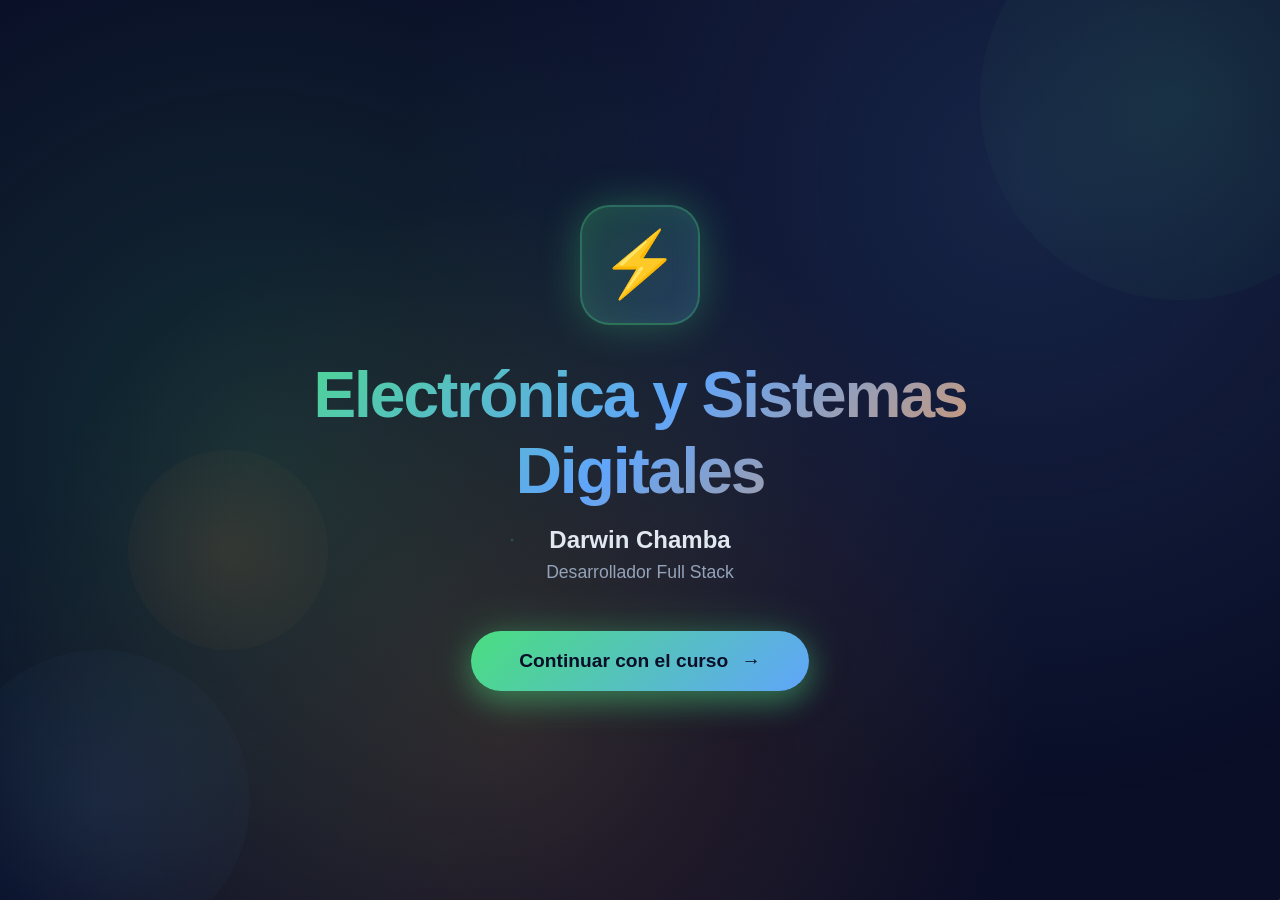
<file: index.html>
<!DOCTYPE html>
<html lang="es">
  <head>
    <meta charset="UTF-8" />
    <meta name="viewport" content="width=device-width, initial-scale=1.0" />
    <title>Electrónica y Sistemas Digitales</title>
    <link rel="preconnect" href="https://fonts.googleapis.com" />
    <link rel="preconnect" href="https://fonts.gstatic.com" crossorigin />
   

    <script async src="https://pagead2.googlesyndication.com/pagead/js/adsbygoogle.js?client=ca-pub-4427236235707034"
     crossorigin="anonymous"></script>

    <link rel="stylesheet" href="./style/style_index.css">
    <link rel="icon" type="image/x-icon" href="./img/imagee.png">
  </head>
  <body>
    <!-- Elementos decorativos -->
    <div class="decoration decoration-1"></div>
    <div class="decoration decoration-2"></div>
    <div class="decoration decoration-3"></div>

    <!-- Contenido principal -->
    <div class="hero-container">
      <div class="hero-icon">⚡</div>
      
      <h1 class="hero-title">Electrónica y Sistemas Digitales</h1>
      
      <p class="hero-author">Darwin Chamba</p>
      
      <p class="hero-role">Desarrollador Full Stack</p>
      
      <a href="./lista/temas.html" class="cta-button">
        Continuar con el curso
      </a>
    </div>
  </body>
</html>
</file>
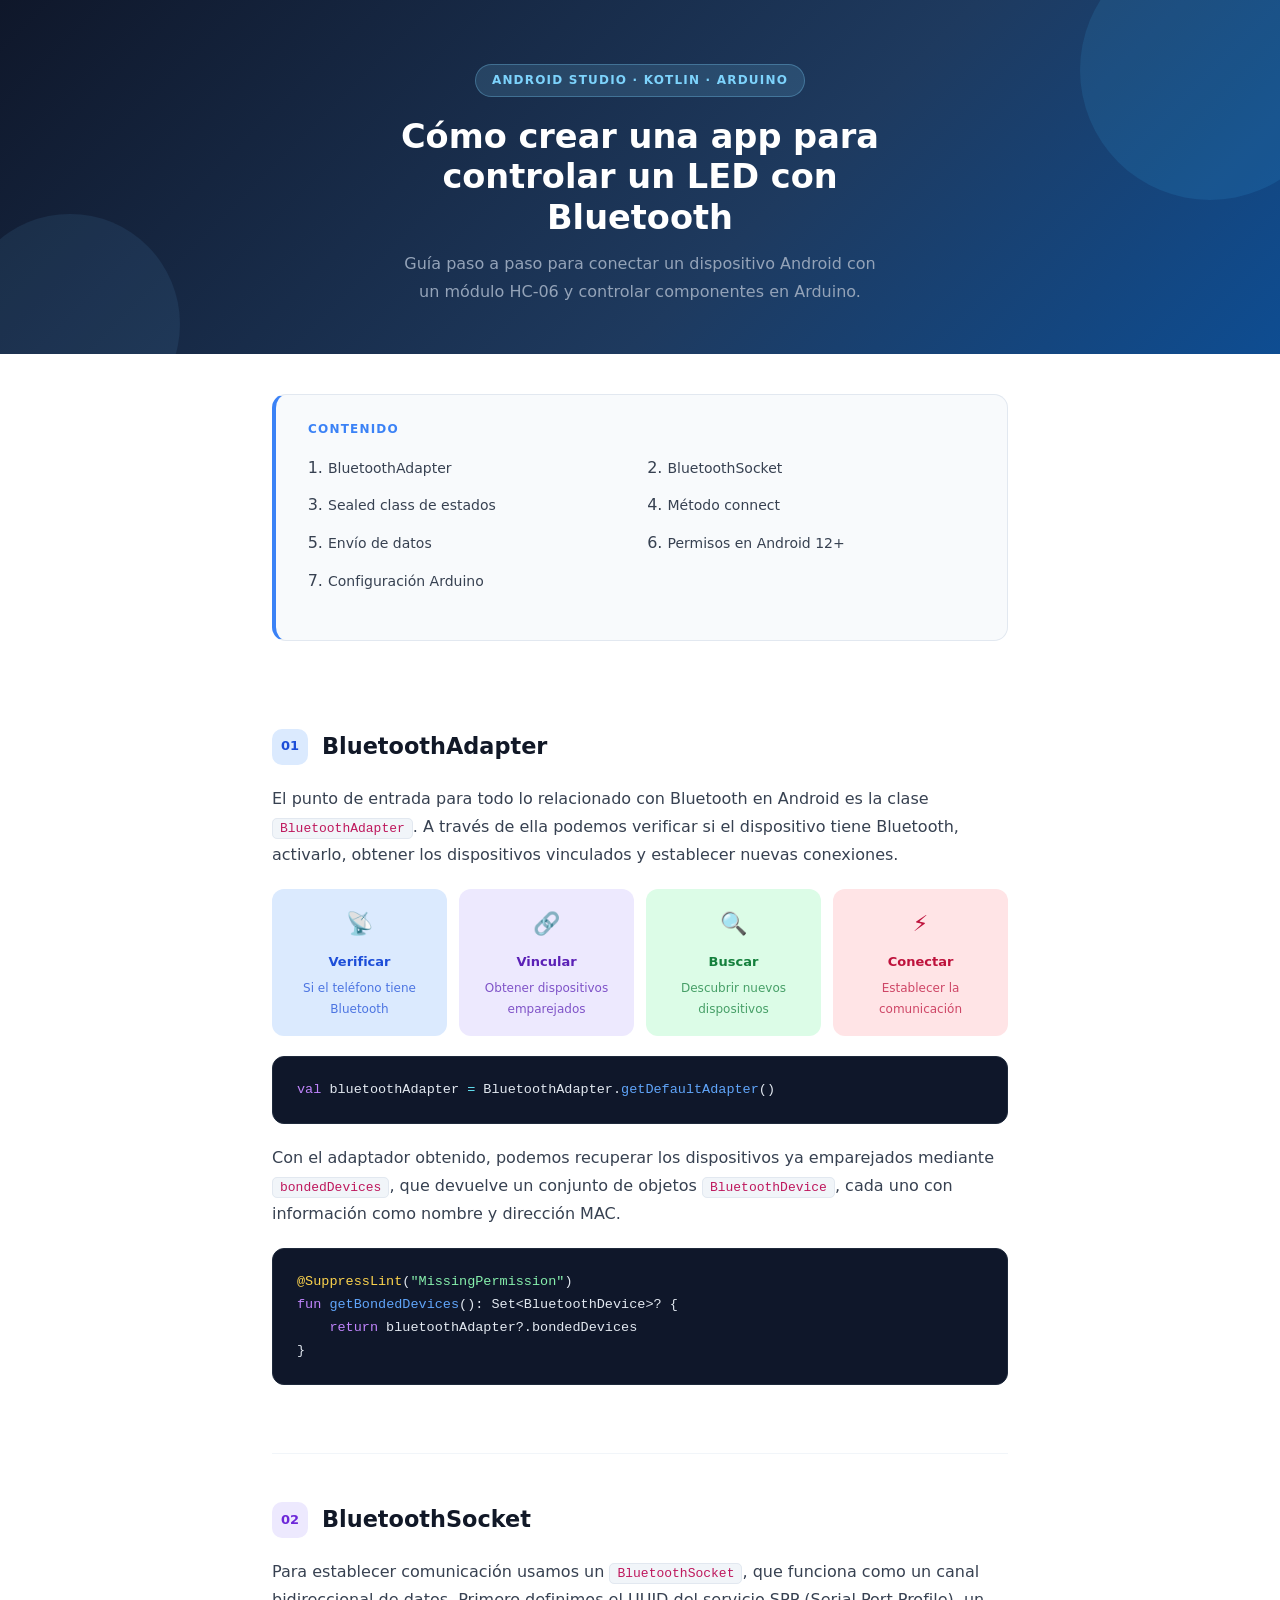
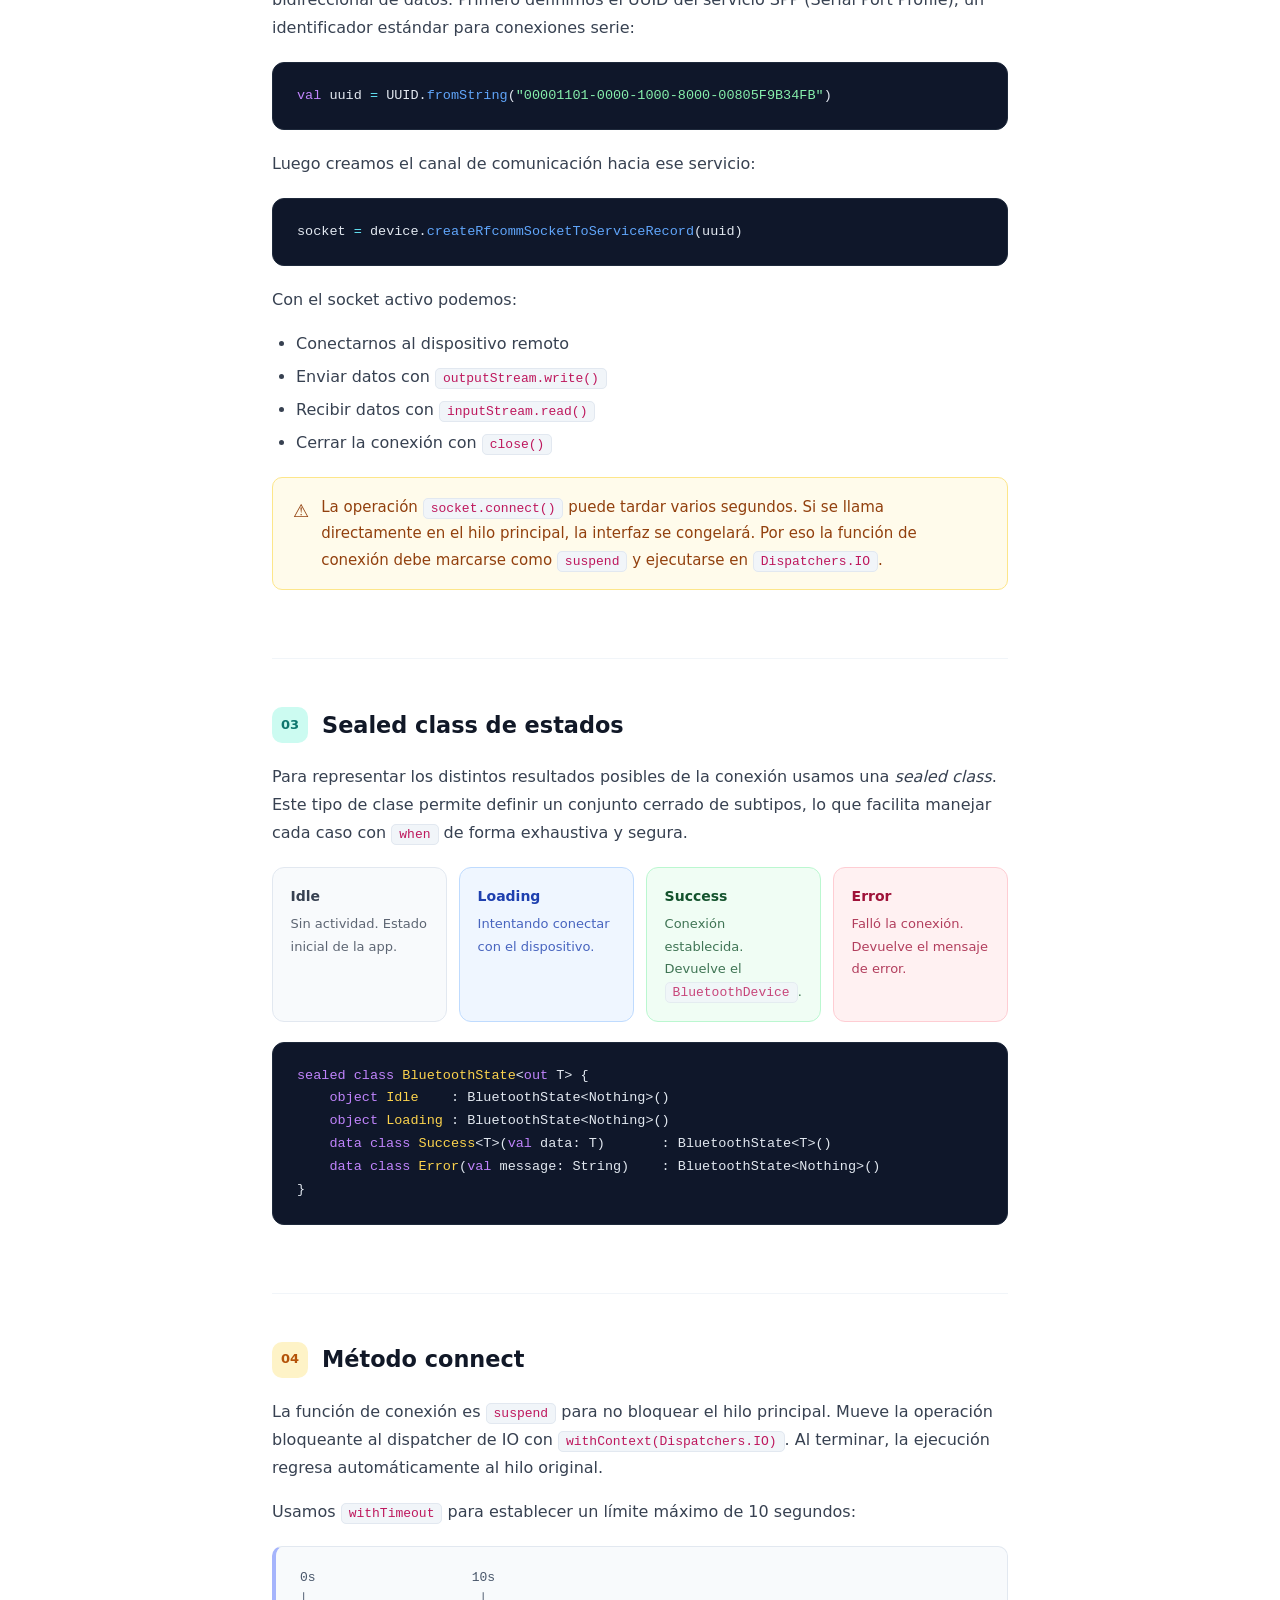
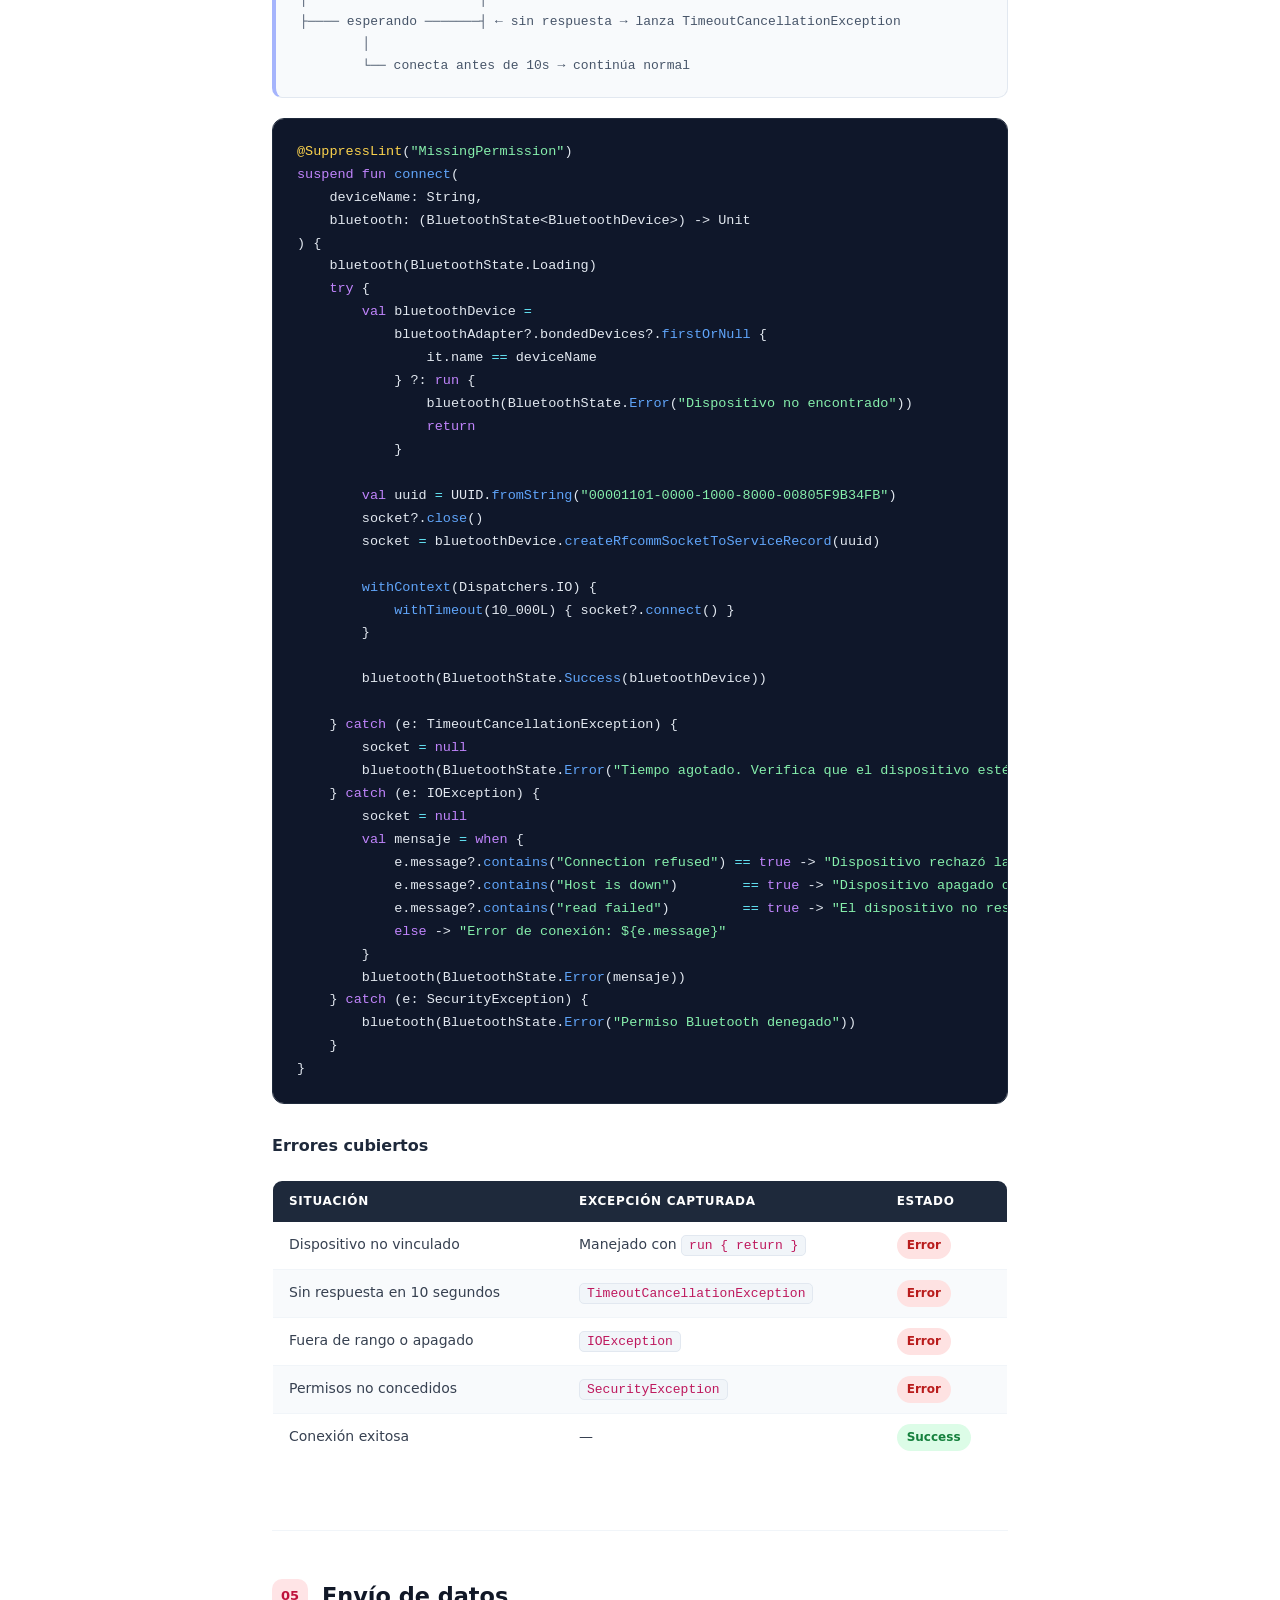
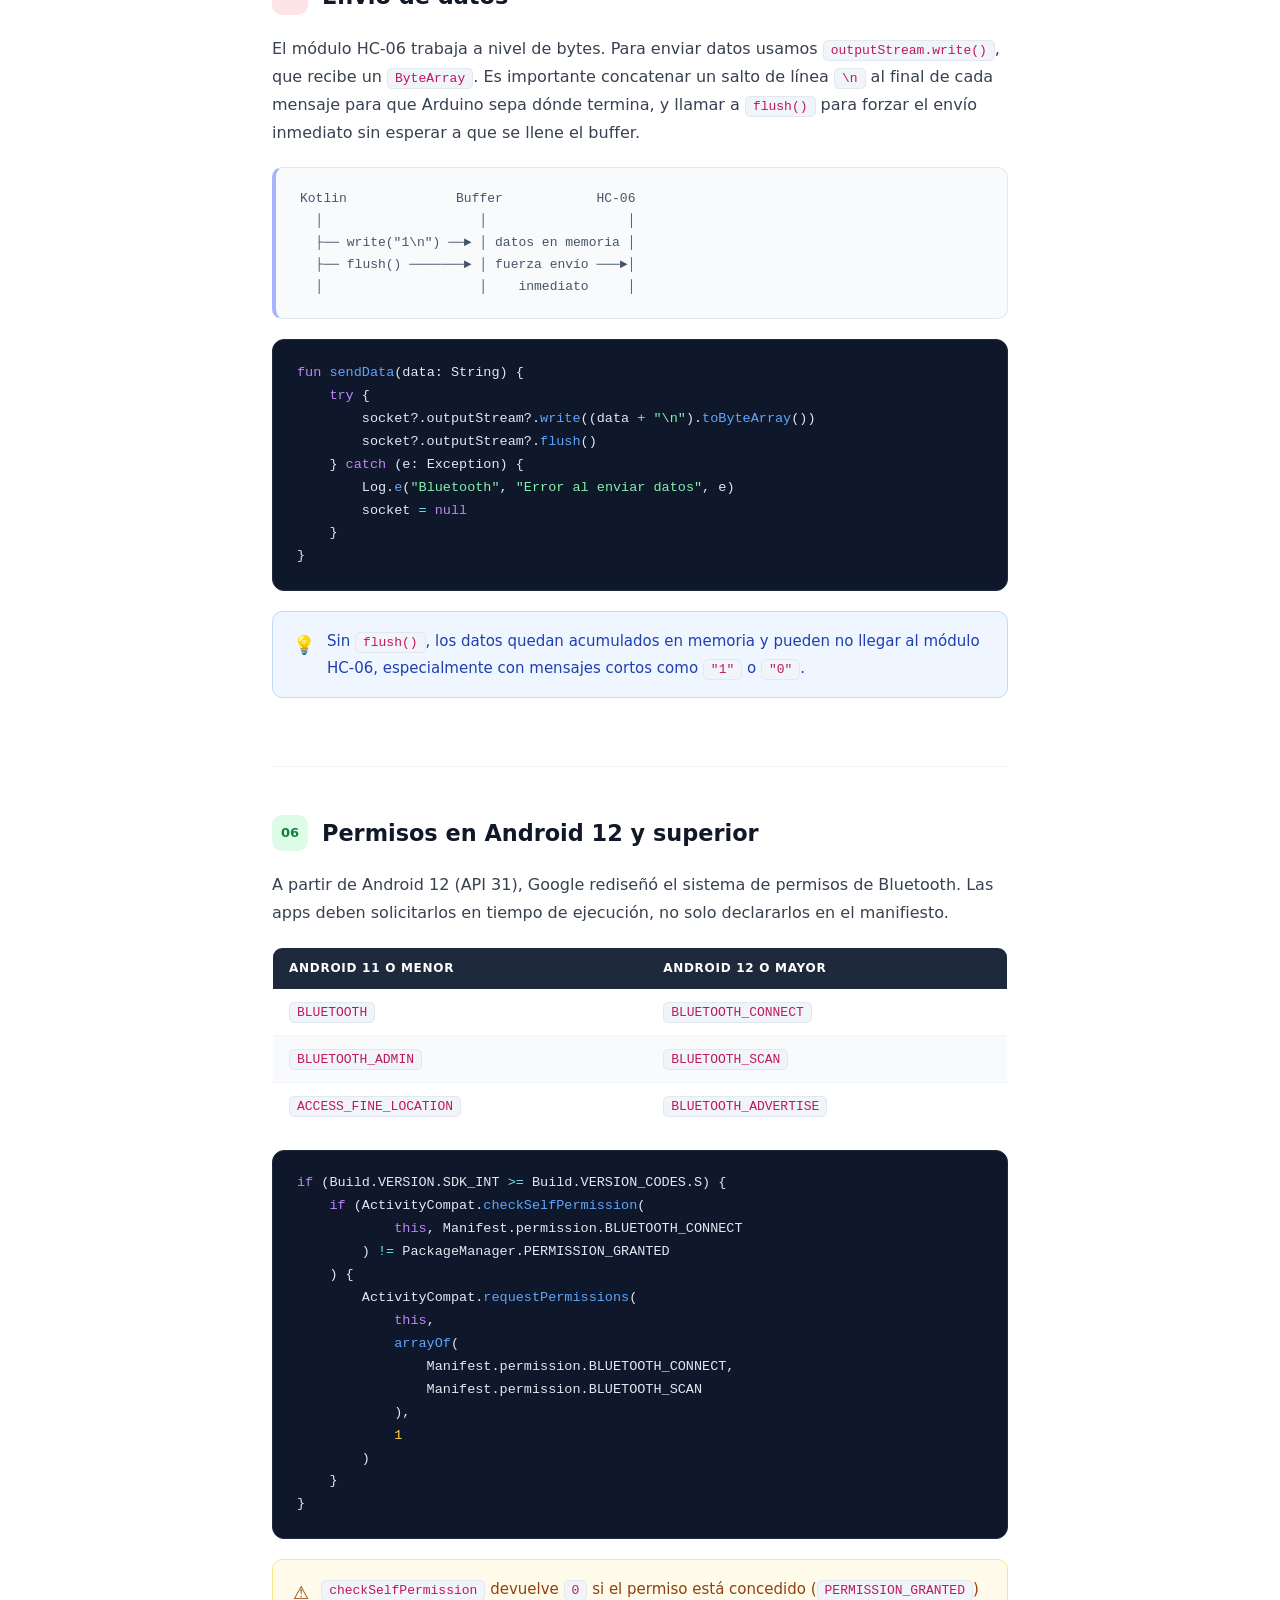
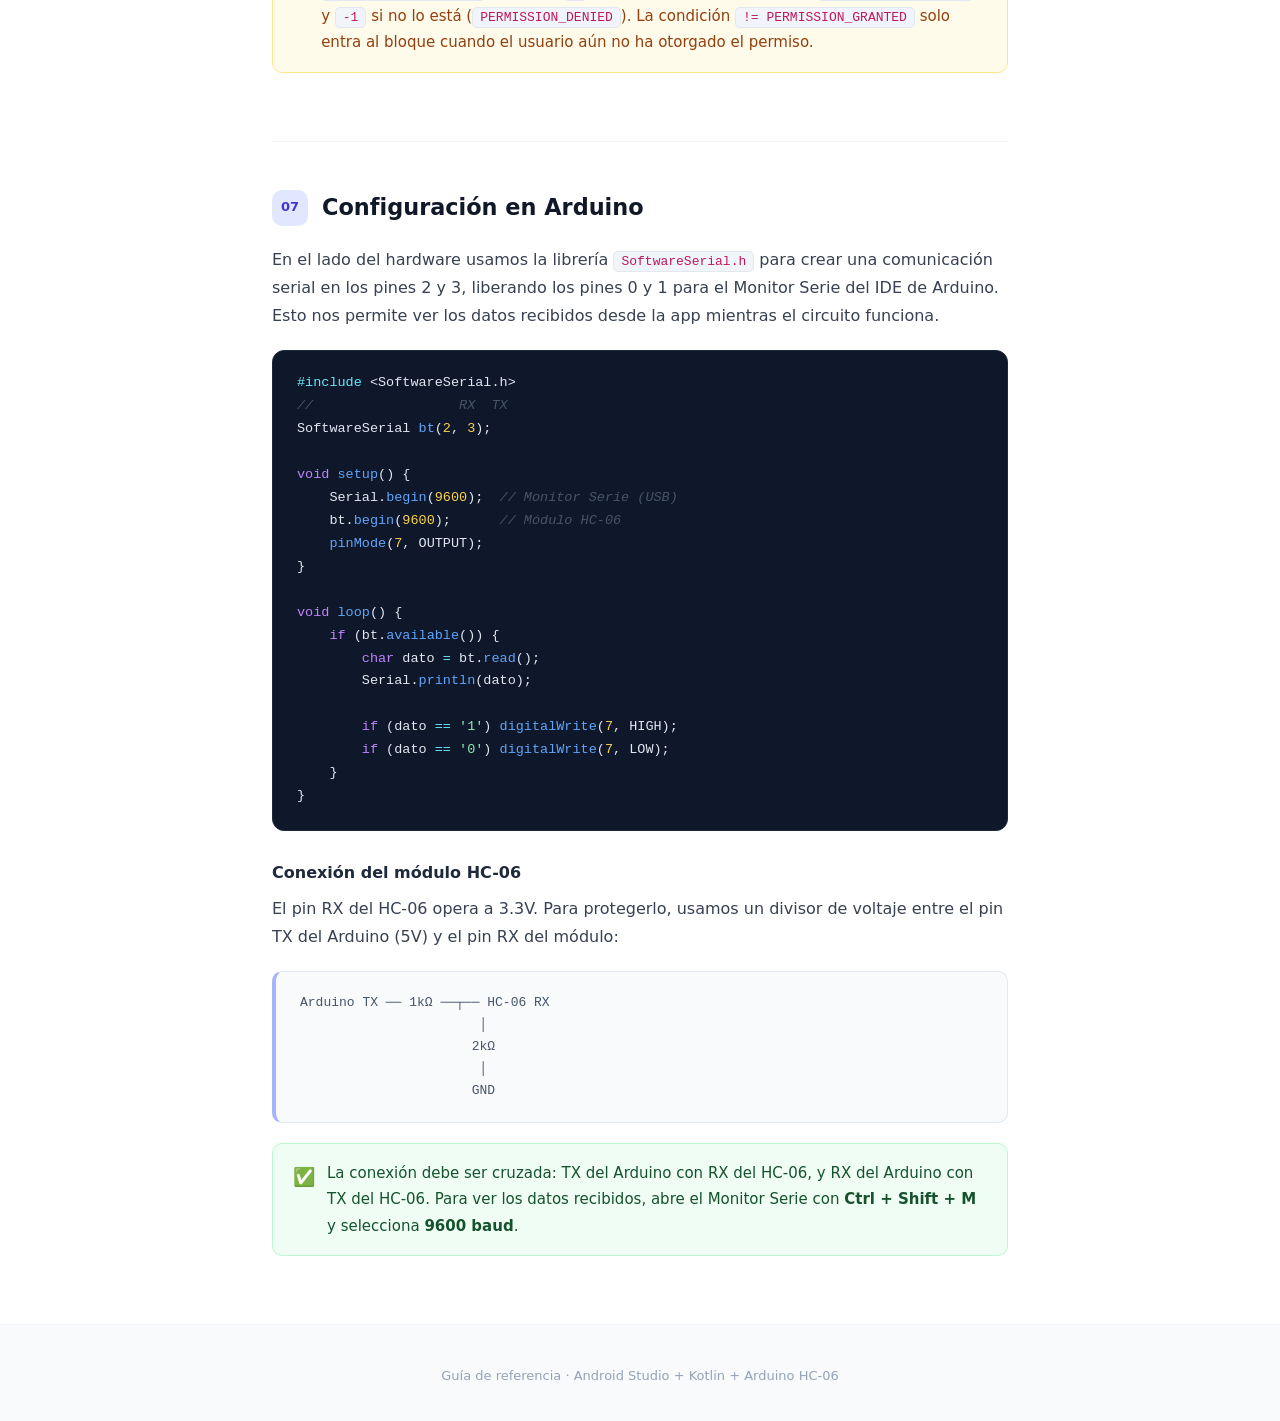
<file: contenidos/bluetooth_app.html>
<!DOCTYPE html>
<html lang="es">
<head>
<meta charset="UTF-8">
<meta name="viewport" content="width=device-width, initial-scale=1.0">
<title>App Android Bluetooth + Arduino</title>
<style>
  *, *::before, *::after { box-sizing: border-box; margin: 0; padding: 0; }

  body {
    font-family: 'Segoe UI', system-ui, sans-serif;
    background: #ffffff;
    color: #1a1a1a;
    line-height: 1.75;
    font-size: 16px;
  }

  header {
    background: linear-gradient(135deg, #0f172a 0%, #1e3a5f 60%, #0e4d92 100%);
    padding: 4rem 0 3rem;
    text-align: center;
    position: relative;
    overflow: hidden;
  }

  header::before {
    content: '';
    position: absolute;
    top: -60px; right: -60px;
    width: 260px; height: 260px;
    border-radius: 50%;
    background: rgba(56, 189, 248, 0.12);
  }

  header::after {
    content: '';
    position: absolute;
    bottom: -80px; left: -40px;
    width: 220px; height: 220px;
    border-radius: 50%;
    background: rgba(99, 179, 237, 0.1);
  }

  .badge {
    display: inline-block;
    font-size: 12px;
    font-weight: 700;
    letter-spacing: 0.1em;
    text-transform: uppercase;
    color: #7dd3fc;
    background: rgba(125, 211, 252, 0.15);
    border: 1px solid rgba(125, 211, 252, 0.3);
    border-radius: 20px;
    padding: 5px 16px;
    margin-bottom: 1.25rem;
  }

  h1 {
    font-size: 2.1rem;
    font-weight: 800;
    color: #fff;
    line-height: 1.2;
    max-width: 560px;
    margin: 0 auto 0.75rem;
  }

  .subtitle {
    color: #94a3b8;
    font-size: 1rem;
    max-width: 480px;
    margin: 0 auto;
  }

  .container {
    max-width: 800px;
    margin: 0 auto;
    padding: 0 2rem;
  }

  .toc {
    margin: 2.5rem 0;
    padding: 1.5rem 2rem;
    border: 1.5px solid #e2e8f0;
    border-radius: 14px;
    background: #f8fafc;
    border-left: 4px solid #3b82f6;
  }

  .toc-title {
    font-size: 12px;
    font-weight: 800;
    text-transform: uppercase;
    letter-spacing: 0.1em;
    color: #3b82f6;
    margin-bottom: 0.85rem;
  }

  .toc ol {
    padding-left: 1.25rem;
    display: grid;
    grid-template-columns: 1fr 1fr;
    gap: 5px 2rem;
  }

  .toc a {
    color: #374151;
    text-decoration: none;
    font-size: 14px;
    font-weight: 500;
  }

  .toc a:hover { color: #3b82f6; }

  section {
    padding: 3rem 0;
    border-bottom: 1px solid #f1f5f9;
  }

  section:last-of-type { border-bottom: none; }

  .section-header {
    display: flex;
    align-items: center;
    gap: 14px;
    margin-bottom: 1.25rem;
  }

  .section-pill {
    display: flex;
    align-items: center;
    justify-content: center;
    width: 36px; height: 36px;
    border-radius: 10px;
    font-size: 13px;
    font-weight: 800;
    flex-shrink: 0;
  }

  .pill-blue   { background: #dbeafe; color: #1d4ed8; }
  .pill-violet { background: #ede9fe; color: #6d28d9; }
  .pill-teal   { background: #ccfbf1; color: #0f766e; }
  .pill-amber  { background: #fef3c7; color: #b45309; }
  .pill-rose   { background: #ffe4e6; color: #be123c; }
  .pill-green  { background: #dcfce7; color: #15803d; }
  .pill-indigo { background: #e0e7ff; color: #4338ca; }

  h2 {
    font-size: 1.4rem;
    font-weight: 700;
    color: #111827;
    line-height: 1.3;
    margin: 0;
  }

  h3 {
    font-size: 1rem;
    font-weight: 700;
    color: #1e293b;
    margin: 1.75rem 0 0.5rem;
  }

  p { color: #374151; margin-bottom: 1rem; }

  ul, ol { padding-left: 1.5rem; color: #374151; margin-bottom: 1rem; }
  li { margin-bottom: 0.3rem; }

  code {
    font-family: 'Fira Code', 'Cascadia Code', monospace;
    font-size: 13px;
    background: #f1f5f9;
    color: #be185d;
    padding: 2px 7px;
    border-radius: 5px;
    border: 1px solid #e2e8f0;
  }

  pre {
    background: #0f172a;
    color: #e2e8f0;
    border-radius: 12px;
    padding: 1.35rem 1.5rem;
    overflow-x: auto;
    margin: 1.25rem 0;
    font-size: 13.5px;
    line-height: 1.7;
    border: 1px solid #1e293b;
  }

  pre code {
    background: transparent;
    color: inherit;
    padding: 0;
    border: none;
    font-size: inherit;
  }

  .kw  { color: #c084fc; }
  .fn  { color: #60a5fa; }
  .str { color: #86efac; }
  .cm  { color: #475569; font-style: italic; }
  .nb  { color: #fcd34d; }
  .op  { color: #67e8f9; }

  .callout {
    border-radius: 10px;
    padding: 1rem 1.25rem;
    margin: 1.25rem 0;
    font-size: 15px;
    display: flex;
    gap: 12px;
    align-items: flex-start;
  }

  .callout-icon {
    font-size: 18px;
    flex-shrink: 0;
    margin-top: 1px;
  }

  .callout.info    { background: #eff6ff; border: 1px solid #bfdbfe; color: #1e40af; }
  .callout.warning { background: #fffbeb; border: 1px solid #fde68a; color: #92400e; }
  .callout.success { background: #f0fdf4; border: 1px solid #bbf7d0; color: #14532d; }
  .callout.danger  { background: #fff1f2; border: 1px solid #fecdd3; color: #9f1239; }

  table {
    width: 100%;
    border-collapse: collapse;
    font-size: 14px;
    margin: 1.25rem 0;
    border-radius: 10px;
    overflow: hidden;
    border: 1px solid #e2e8f0;
  }

  th {
    text-align: left;
    font-weight: 700;
    font-size: 12px;
    color: #fff;
    text-transform: uppercase;
    letter-spacing: 0.06em;
    padding: 10px 16px;
    background: #1e293b;
  }

  td {
    padding: 10px 16px;
    border-bottom: 1px solid #f1f5f9;
    color: #374151;
    vertical-align: top;
  }

  tr:last-child td { border-bottom: none; }
  tr:nth-child(even) td { background: #f8fafc; }

  .chip {
    display: inline-block;
    font-size: 12px;
    font-weight: 700;
    padding: 3px 10px;
    border-radius: 20px;
  }

  .chip.ok  { background: #dcfce7; color: #15803d; }
  .chip.err { background: #fee2e2; color: #b91c1c; }
  .chip.neutral { background: #f1f5f9; color: #475569; }

  .diagram {
    border: 1px solid #e2e8f0;
    border-radius: 10px;
    padding: 1.25rem 1.5rem;
    font-family: 'Fira Code', monospace;
    font-size: 13px;
    color: #475569;
    background: #f8fafc;
    white-space: pre;
    overflow-x: auto;
    margin: 1.25rem 0;
    line-height: 1.7;
    border-left: 4px solid #a5b4fc;
  }

  .steps {
    display: grid;
    grid-template-columns: repeat(auto-fit, minmax(160px, 1fr));
    gap: 12px;
    margin: 1.25rem 0;
  }

  .step-card {
    border-radius: 12px;
    padding: 1rem;
    text-align: center;
  }

  .step-card .step-icon { font-size: 22px; margin-bottom: 8px; }
  .step-card .step-label { font-size: 13px; font-weight: 600; }
  .step-card .step-desc  { font-size: 12px; margin-top: 4px; opacity: 0.75; }

  .sc-blue   { background: #dbeafe; color: #1d4ed8; }
  .sc-violet { background: #ede9fe; color: #5b21b6; }
  .sc-green  { background: #dcfce7; color: #15803d; }
  .sc-rose   { background: #ffe4e6; color: #be123c; }

  .state-grid {
    display: grid;
    grid-template-columns: repeat(auto-fit, minmax(160px, 1fr));
    gap: 12px;
    margin: 1.25rem 0;
  }

  .state-card {
    border-radius: 12px;
    padding: 1rem 1.1rem;
    border: 1.5px solid transparent;
  }

  .state-card .state-name { font-size: 14px; font-weight: 700; margin-bottom: 4px; }
  .state-card .state-desc { font-size: 13px; opacity: 0.8; }

  .s-gray   { background: #f8fafc; border-color: #e2e8f0; color: #374151; }
  .s-blue   { background: #eff6ff; border-color: #bfdbfe; color: #1e40af; }
  .s-green  { background: #f0fdf4; border-color: #bbf7d0; color: #14532d; }
  .s-red    { background: #fff1f2; border-color: #fecdd3; color: #9f1239; }

  footer {
    text-align: center;
    padding: 2.5rem 0;
    font-size: 13px;
    color: #94a3b8;
    border-top: 1px solid #f1f5f9;
    background: #f8fafc;
  }
</style>
</head>
<body>

<header>
  <div class="container">
    <div class="badge">Android Studio · Kotlin · Arduino</div>
    <h1>Cómo crear una app para controlar un LED con Bluetooth</h1>
    <p class="subtitle">Guía paso a paso para conectar un dispositivo Android con un módulo HC-06 y controlar componentes en Arduino.</p>
  </div>
</header>

<div class="container">

  <nav class="toc">
    <div class="toc-title">Contenido</div>
    <ol>
      <li><a href="#bluetooth-adapter">BluetoothAdapter</a></li>
      <li><a href="#socket">BluetoothSocket</a></li>
      <li><a href="#sealed">Sealed class de estados</a></li>
      <li><a href="#conectar">Método connect</a></li>
      <li><a href="#enviar">Envío de datos</a></li>
      <li><a href="#permisos">Permisos en Android 12+</a></li>
      <li><a href="#arduino">Configuración Arduino</a></li>
    </ol>
  </nav>

  <!-- 1 -->
  <section id="bluetooth-adapter">
    <div class="section-header">
      <div class="section-pill pill-blue">01</div>
      <h2>BluetoothAdapter</h2>
    </div>
    <p>El punto de entrada para todo lo relacionado con Bluetooth en Android es la clase <code>BluetoothAdapter</code>. A través de ella podemos verificar si el dispositivo tiene Bluetooth, activarlo, obtener los dispositivos vinculados y establecer nuevas conexiones.</p>

    <div class="steps">
      <div class="step-card sc-blue">
        <div class="step-icon">📡</div>
        <div class="step-label">Verificar</div>
        <div class="step-desc">Si el teléfono tiene Bluetooth</div>
      </div>
      <div class="step-card sc-violet">
        <div class="step-icon">🔗</div>
        <div class="step-label">Vincular</div>
        <div class="step-desc">Obtener dispositivos emparejados</div>
      </div>
      <div class="step-card sc-green">
        <div class="step-icon">🔍</div>
        <div class="step-label">Buscar</div>
        <div class="step-desc">Descubrir nuevos dispositivos</div>
      </div>
      <div class="step-card sc-rose">
        <div class="step-icon">⚡</div>
        <div class="step-label">Conectar</div>
        <div class="step-desc">Establecer la comunicación</div>
      </div>
    </div>

    <pre><code><span class="kw">val</span> bluetoothAdapter <span class="op">=</span> BluetoothAdapter.<span class="fn">getDefaultAdapter</span>()</code></pre>
    <p>Con el adaptador obtenido, podemos recuperar los dispositivos ya emparejados mediante <code>bondedDevices</code>, que devuelve un conjunto de objetos <code>BluetoothDevice</code>, cada uno con información como nombre y dirección MAC.</p>
    <pre><code><span class="nb">@SuppressLint</span>(<span class="str">"MissingPermission"</span>)
<span class="kw">fun</span> <span class="fn">getBondedDevices</span>(): Set&lt;BluetoothDevice&gt;? {
    <span class="kw">return</span> bluetoothAdapter?.bondedDevices
}</code></pre>
  </section>

  <!-- 2 -->
  <section id="socket">
    <div class="section-header">
      <div class="section-pill pill-violet">02</div>
      <h2>BluetoothSocket</h2>
    </div>
    <p>Para establecer comunicación usamos un <code>BluetoothSocket</code>, que funciona como un canal bidireccional de datos. Primero definimos el UUID del servicio SPP (Serial Port Profile), un identificador estándar para conexiones serie:</p>
    <pre><code><span class="kw">val</span> uuid <span class="op">=</span> UUID.<span class="fn">fromString</span>(<span class="str">"00001101-0000-1000-8000-00805F9B34FB"</span>)</code></pre>
    <p>Luego creamos el canal de comunicación hacia ese servicio:</p>
    <pre><code>socket <span class="op">=</span> device.<span class="fn">createRfcommSocketToServiceRecord</span>(uuid)</code></pre>

    <p>Con el socket activo podemos:</p>
    <ul>
      <li>Conectarnos al dispositivo remoto</li>
      <li>Enviar datos con <code>outputStream.write()</code></li>
      <li>Recibir datos con <code>inputStream.read()</code></li>
      <li>Cerrar la conexión con <code>close()</code></li>
    </ul>

    <div class="callout warning">
      <span class="callout-icon">⚠️</span>
      <span>La operación <code>socket.connect()</code> puede tardar varios segundos. Si se llama directamente en el hilo principal, la interfaz se congelará. Por eso la función de conexión debe marcarse como <code>suspend</code> y ejecutarse en <code>Dispatchers.IO</code>.</span>
    </div>
  </section>

  <!-- 3 -->
  <section id="sealed">
    <div class="section-header">
      <div class="section-pill pill-teal">03</div>
      <h2>Sealed class de estados</h2>
    </div>
    <p>Para representar los distintos resultados posibles de la conexión usamos una <em>sealed class</em>. Este tipo de clase permite definir un conjunto cerrado de subtipos, lo que facilita manejar cada caso con <code>when</code> de forma exhaustiva y segura.</p>

    <div class="state-grid">
      <div class="state-card s-gray">
        <div class="state-name">Idle</div>
        <div class="state-desc">Sin actividad. Estado inicial de la app.</div>
      </div>
      <div class="state-card s-blue">
        <div class="state-name">Loading</div>
        <div class="state-desc">Intentando conectar con el dispositivo.</div>
      </div>
      <div class="state-card s-green">
        <div class="state-name">Success</div>
        <div class="state-desc">Conexión establecida. Devuelve el <code>BluetoothDevice</code>.</div>
      </div>
      <div class="state-card s-red">
        <div class="state-name">Error</div>
        <div class="state-desc">Falló la conexión. Devuelve el mensaje de error.</div>
      </div>
    </div>

    <pre><code><span class="kw">sealed class</span> <span class="nb">BluetoothState</span>&lt;<span class="kw">out</span> T&gt; {
    <span class="kw">object</span> <span class="nb">Idle</span>    : BluetoothState&lt;Nothing&gt;()
    <span class="kw">object</span> <span class="nb">Loading</span> : BluetoothState&lt;Nothing&gt;()
    <span class="kw">data class</span> <span class="nb">Success</span>&lt;T&gt;(<span class="kw">val</span> data: T)       : BluetoothState&lt;T&gt;()
    <span class="kw">data class</span> <span class="nb">Error</span>(<span class="kw">val</span> message: String)    : BluetoothState&lt;Nothing&gt;()
}</code></pre>
  </section>

  <!-- 4 -->
  <section id="conectar">
    <div class="section-header">
      <div class="section-pill pill-amber">04</div>
      <h2>Método connect</h2>
    </div>
    <p>La función de conexión es <code>suspend</code> para no bloquear el hilo principal. Mueve la operación bloqueante al dispatcher de IO con <code>withContext(Dispatchers.IO)</code>. Al terminar, la ejecución regresa automáticamente al hilo original.</p>
    <p>Usamos <code>withTimeout</code> para establecer un límite máximo de 10 segundos:</p>

    <div class="diagram">0s                    10s
│                      │
├──── esperando ───────┤ ← sin respuesta → lanza TimeoutCancellationException
        │
        └── conecta antes de 10s → continúa normal</div>

    <pre><code><span class="nb">@SuppressLint</span>(<span class="str">"MissingPermission"</span>)
<span class="kw">suspend fun</span> <span class="fn">connect</span>(
    deviceName: String,
    bluetooth: (BluetoothState&lt;BluetoothDevice&gt;) -&gt; Unit
) {
    bluetooth(BluetoothState.Loading)
    <span class="kw">try</span> {
        <span class="kw">val</span> bluetoothDevice <span class="op">=</span>
            bluetoothAdapter?.bondedDevices?.<span class="fn">firstOrNull</span> {
                it.name <span class="op">==</span> deviceName
            } ?: <span class="kw">run</span> {
                bluetooth(BluetoothState.<span class="fn">Error</span>(<span class="str">"Dispositivo no encontrado"</span>))
                <span class="kw">return</span>
            }

        <span class="kw">val</span> uuid <span class="op">=</span> UUID.<span class="fn">fromString</span>(<span class="str">"00001101-0000-1000-8000-00805F9B34FB"</span>)
        socket?.<span class="fn">close</span>()
        socket <span class="op">=</span> bluetoothDevice.<span class="fn">createRfcommSocketToServiceRecord</span>(uuid)

        <span class="fn">withContext</span>(Dispatchers.IO) {
            <span class="fn">withTimeout</span>(10_000L) { socket?.<span class="fn">connect</span>() }
        }

        bluetooth(BluetoothState.<span class="fn">Success</span>(bluetoothDevice))

    } <span class="kw">catch</span> (e: TimeoutCancellationException) {
        socket <span class="op">=</span> <span class="kw">null</span>
        bluetooth(BluetoothState.<span class="fn">Error</span>(<span class="str">"Tiempo agotado. Verifica que el dispositivo esté encendido y cerca"</span>))
    } <span class="kw">catch</span> (e: IOException) {
        socket <span class="op">=</span> <span class="kw">null</span>
        <span class="kw">val</span> mensaje <span class="op">=</span> <span class="kw">when</span> {
            e.message?.<span class="fn">contains</span>(<span class="str">"Connection refused"</span>) <span class="op">==</span> <span class="kw">true</span> -&gt; <span class="str">"Dispositivo rechazó la conexión"</span>
            e.message?.<span class="fn">contains</span>(<span class="str">"Host is down"</span>)        <span class="op">==</span> <span class="kw">true</span> -&gt; <span class="str">"Dispositivo apagado o fuera de rango"</span>
            e.message?.<span class="fn">contains</span>(<span class="str">"read failed"</span>)         <span class="op">==</span> <span class="kw">true</span> -&gt; <span class="str">"El dispositivo no responde"</span>
            <span class="kw">else</span> -&gt; <span class="str">"Error de conexión: ${e.message}"</span>
        }
        bluetooth(BluetoothState.<span class="fn">Error</span>(mensaje))
    } <span class="kw">catch</span> (e: SecurityException) {
        bluetooth(BluetoothState.<span class="fn">Error</span>(<span class="str">"Permiso Bluetooth denegado"</span>))
    }
}</code></pre>

    <h3>Errores cubiertos</h3>
    <table>
      <thead>
        <tr><th>Situación</th><th>Excepción capturada</th><th>Estado</th></tr>
      </thead>
      <tbody>
        <tr><td>Dispositivo no vinculado</td><td>Manejado con <code>run { return }</code></td><td><span class="chip err">Error</span></td></tr>
        <tr><td>Sin respuesta en 10 segundos</td><td><code>TimeoutCancellationException</code></td><td><span class="chip err">Error</span></td></tr>
        <tr><td>Fuera de rango o apagado</td><td><code>IOException</code></td><td><span class="chip err">Error</span></td></tr>
        <tr><td>Permisos no concedidos</td><td><code>SecurityException</code></td><td><span class="chip err">Error</span></td></tr>
        <tr><td>Conexión exitosa</td><td>—</td><td><span class="chip ok">Success</span></td></tr>
      </tbody>
    </table>
  </section>

  <!-- 5 -->
  <section id="enviar">
    <div class="section-header">
      <div class="section-pill pill-rose">05</div>
      <h2>Envío de datos</h2>
    </div>
    <p>El módulo HC-06 trabaja a nivel de bytes. Para enviar datos usamos <code>outputStream.write()</code>, que recibe un <code>ByteArray</code>. Es importante concatenar un salto de línea <code>\n</code> al final de cada mensaje para que Arduino sepa dónde termina, y llamar a <code>flush()</code> para forzar el envío inmediato sin esperar a que se llene el buffer.</p>

    <div class="diagram">Kotlin              Buffer            HC-06
  │                    │                  │
  ├── write("1\n") ──► │ datos en memoria │
  ├── flush() ───────► │ fuerza envío ───►│
  │                    │    inmediato     │</div>

    <pre><code><span class="kw">fun</span> <span class="fn">sendData</span>(data: String) {
    <span class="kw">try</span> {
        socket?.outputStream?.<span class="fn">write</span>((data <span class="op">+</span> <span class="str">"\n"</span>).<span class="fn">toByteArray</span>())
        socket?.outputStream?.<span class="fn">flush</span>()
    } <span class="kw">catch</span> (e: Exception) {
        Log.<span class="fn">e</span>(<span class="str">"Bluetooth"</span>, <span class="str">"Error al enviar datos"</span>, e)
        socket <span class="op">=</span> <span class="kw">null</span>
    }
}</code></pre>

    <div class="callout info">
      <span class="callout-icon">💡</span>
      <span>Sin <code>flush()</code>, los datos quedan acumulados en memoria y pueden no llegar al módulo HC-06, especialmente con mensajes cortos como <code>"1"</code> o <code>"0"</code>.</span>
    </div>
  </section>

  <!-- 6 -->
  <section id="permisos">
    <div class="section-header">
      <div class="section-pill pill-green">06</div>
      <h2>Permisos en Android 12 y superior</h2>
    </div>
    <p>A partir de Android 12 (API 31), Google rediseñó el sistema de permisos de Bluetooth. Las apps deben solicitarlos en tiempo de ejecución, no solo declararlos en el manifiesto.</p>

    <table>
      <thead>
        <tr><th>Android 11 o menor</th><th>Android 12 o mayor</th></tr>
      </thead>
      <tbody>
        <tr><td><code>BLUETOOTH</code></td><td><code>BLUETOOTH_CONNECT</code></td></tr>
        <tr><td><code>BLUETOOTH_ADMIN</code></td><td><code>BLUETOOTH_SCAN</code></td></tr>
        <tr><td><code>ACCESS_FINE_LOCATION</code></td><td><code>BLUETOOTH_ADVERTISE</code></td></tr>
      </tbody>
    </table>

    <pre><code><span class="kw">if</span> (Build.VERSION.SDK_INT <span class="op">>=</span> Build.VERSION_CODES.S) {
    <span class="kw">if</span> (ActivityCompat.<span class="fn">checkSelfPermission</span>(
            <span class="kw">this</span>, Manifest.permission.BLUETOOTH_CONNECT
        ) <span class="op">!=</span> PackageManager.PERMISSION_GRANTED
    ) {
        ActivityCompat.<span class="fn">requestPermissions</span>(
            <span class="kw">this</span>,
            <span class="fn">arrayOf</span>(
                Manifest.permission.BLUETOOTH_CONNECT,
                Manifest.permission.BLUETOOTH_SCAN
            ),
            <span class="nb">1</span>
        )
    }
}</code></pre>

    <div class="callout warning">
      <span class="callout-icon">⚠️</span>
      <span><code>checkSelfPermission</code> devuelve <code>0</code> si el permiso está concedido (<code>PERMISSION_GRANTED</code>) y <code>-1</code> si no lo está (<code>PERMISSION_DENIED</code>). La condición <code>!= PERMISSION_GRANTED</code> solo entra al bloque cuando el usuario aún no ha otorgado el permiso.</span>
    </div>
  </section>

  <!-- 7 -->
  <section id="arduino">
    <div class="section-header">
      <div class="section-pill pill-indigo">07</div>
      <h2>Configuración en Arduino</h2>
    </div>
    <p>En el lado del hardware usamos la librería <code>SoftwareSerial.h</code> para crear una comunicación serial en los pines 2 y 3, liberando los pines 0 y 1 para el Monitor Serie del IDE de Arduino. Esto nos permite ver los datos recibidos desde la app mientras el circuito funciona.</p>

    <pre><code><span class="op">#include</span> &lt;SoftwareSerial.h&gt;
<span class="cm">//                  RX  TX</span>
SoftwareSerial <span class="fn">bt</span>(<span class="nb">2</span>, <span class="nb">3</span>);

<span class="kw">void</span> <span class="fn">setup</span>() {
    Serial.<span class="fn">begin</span>(<span class="nb">9600</span>);  <span class="cm">// Monitor Serie (USB)</span>
    bt.<span class="fn">begin</span>(<span class="nb">9600</span>);      <span class="cm">// Módulo HC-06</span>
    <span class="fn">pinMode</span>(<span class="nb">7</span>, OUTPUT);
}

<span class="kw">void</span> <span class="fn">loop</span>() {
    <span class="kw">if</span> (bt.<span class="fn">available</span>()) {
        <span class="kw">char</span> dato <span class="op">=</span> bt.<span class="fn">read</span>();
        Serial.<span class="fn">println</span>(dato);

        <span class="kw">if</span> (dato <span class="op">==</span> <span class="str">'1'</span>) <span class="fn">digitalWrite</span>(<span class="nb">7</span>, HIGH);
        <span class="kw">if</span> (dato <span class="op">==</span> <span class="str">'0'</span>) <span class="fn">digitalWrite</span>(<span class="nb">7</span>, LOW);
    }
}</code></pre>

    <h3>Conexión del módulo HC-06</h3>
    <p>El pin RX del HC-06 opera a 3.3V. Para protegerlo, usamos un divisor de voltaje entre el pin TX del Arduino (5V) y el pin RX del módulo:</p>

    <div class="diagram">Arduino TX ── 1kΩ ──┬── HC-06 RX
                       │
                      2kΩ
                       │
                      GND</div>

    <div class="callout success">
      <span class="callout-icon">✅</span>
      <span>La conexión debe ser cruzada: TX del Arduino con RX del HC-06, y RX del Arduino con TX del HC-06. Para ver los datos recibidos, abre el Monitor Serie con <strong>Ctrl + Shift + M</strong> y selecciona <strong>9600 baud</strong>.</span>
    </div>
  </section>

</div>

<footer>
  <div class="container">
    Guía de referencia · Android Studio + Kotlin + Arduino HC-06
  </div>
</footer>

</body>
</html>
</file>
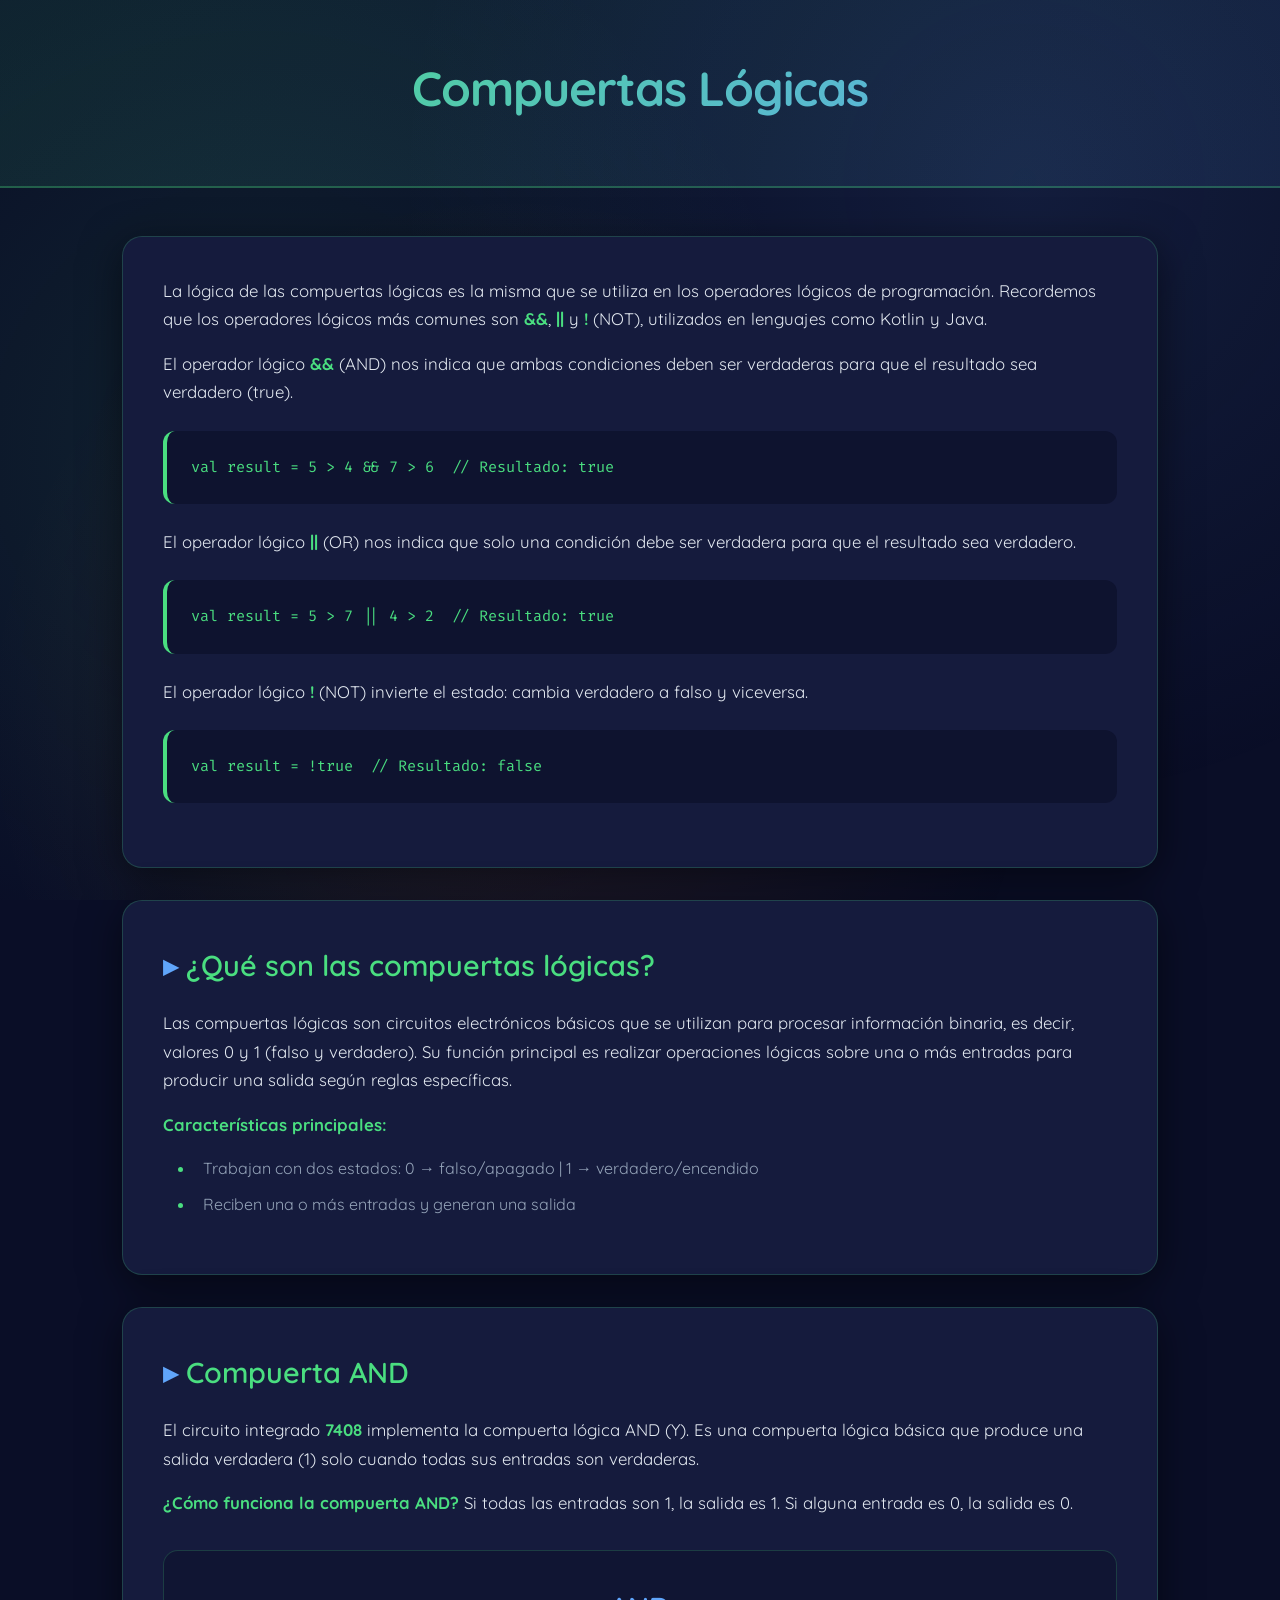
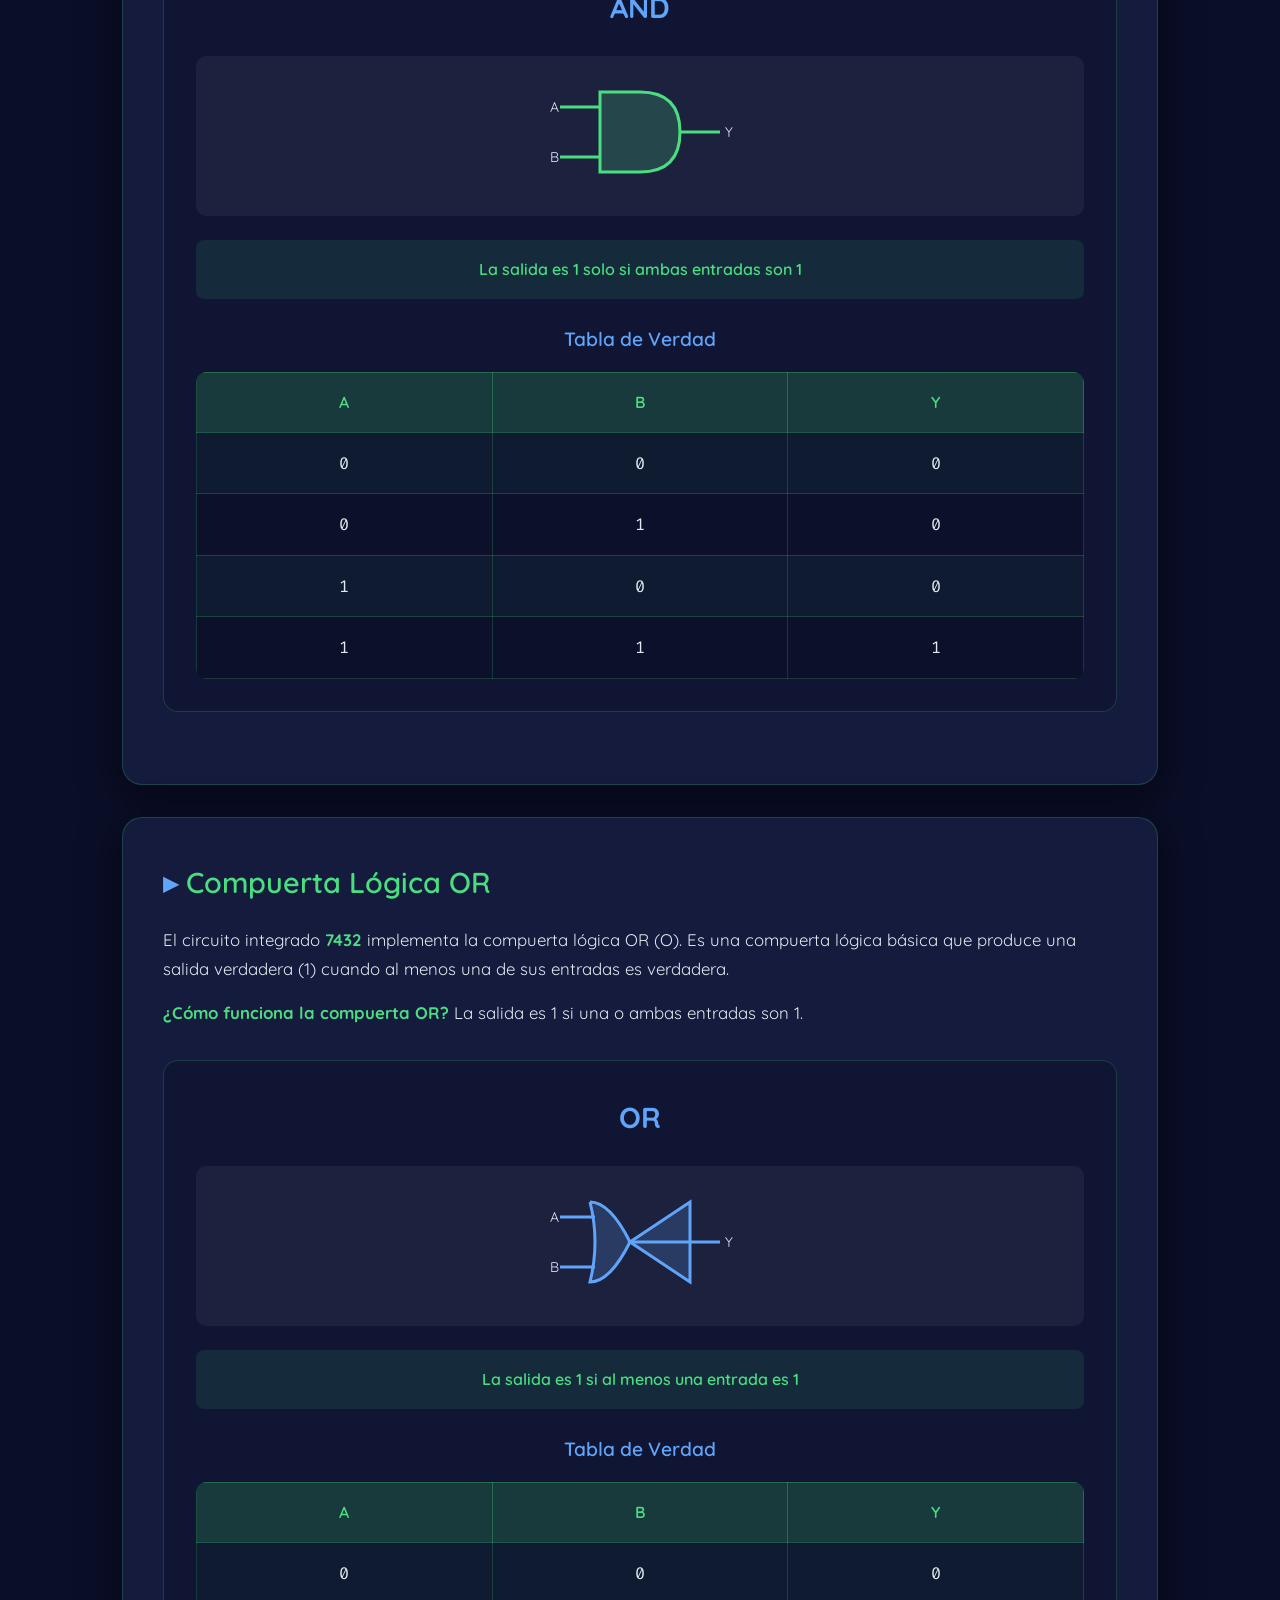
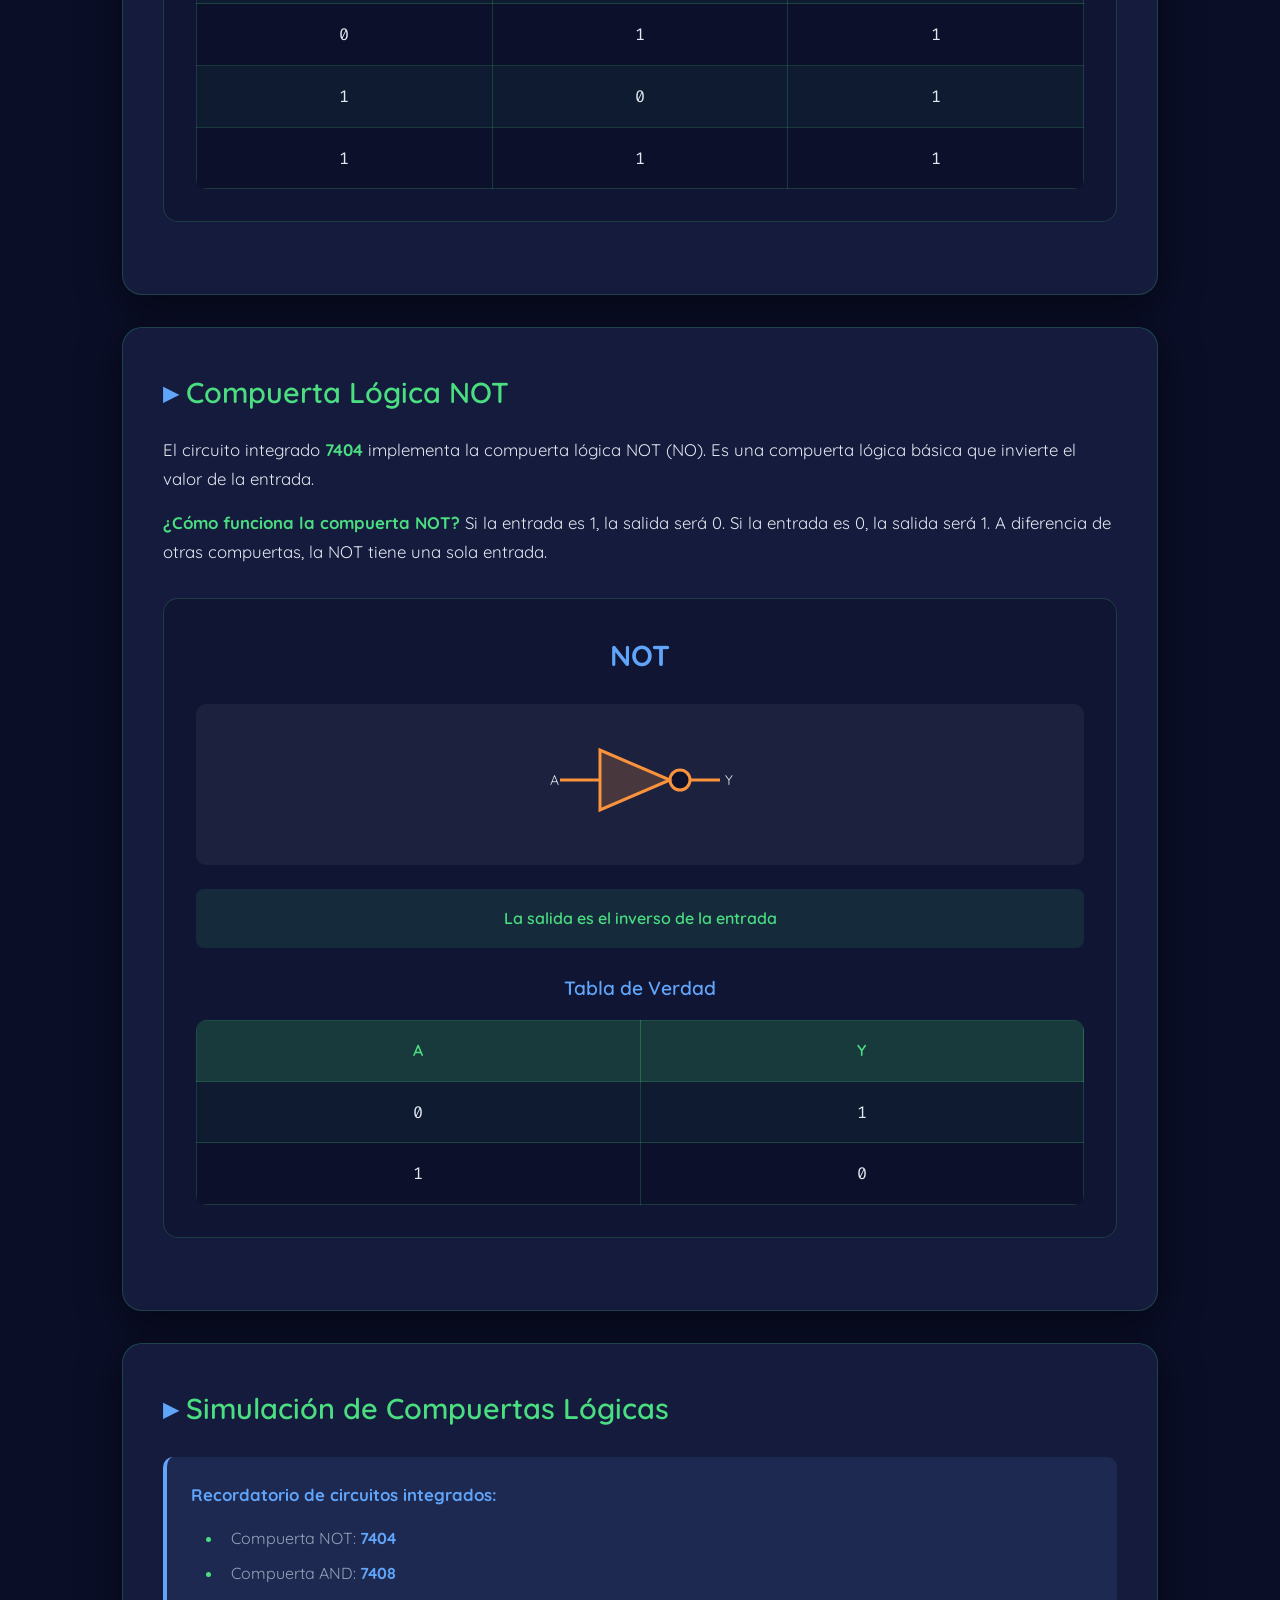
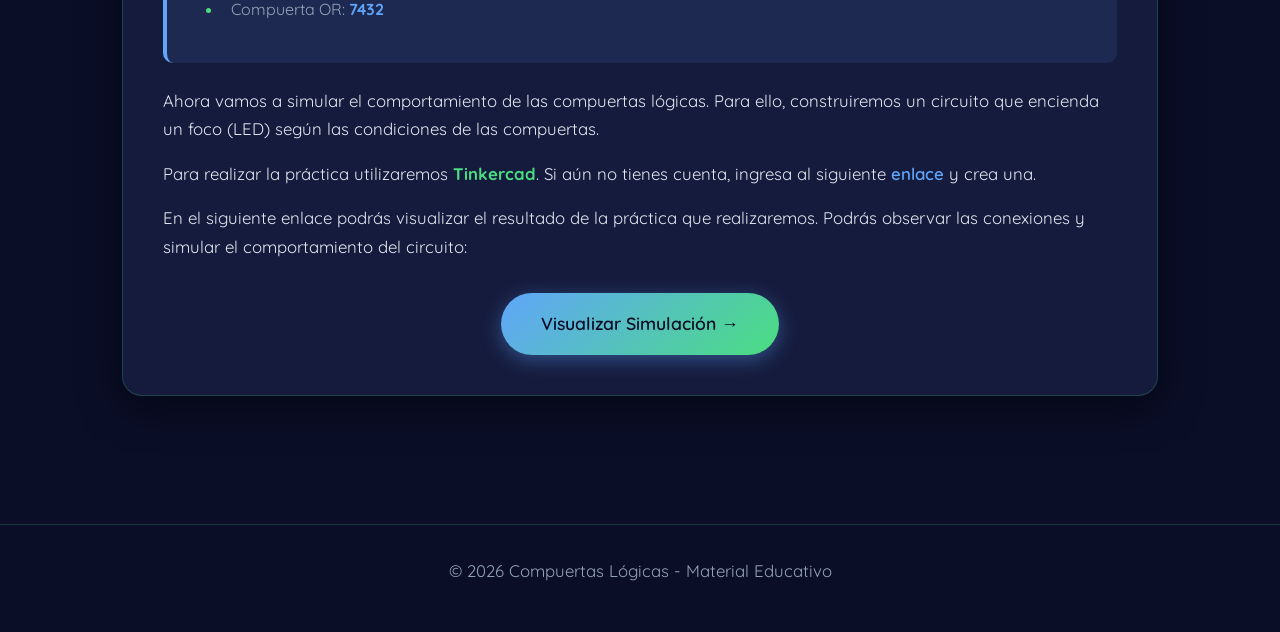
<file: contenidos/compuertas.html>
<!DOCTYPE html>
<html lang="es">
  <head>
    <meta charset="UTF-8" />
    <meta name="viewport" content="width=device-width, initial-scale=1.0" />
    <title>Compuertas Lógicas</title>
    <link rel="icon" type="image/x-icon" href="../img/imagee.png">
    <link rel="preconnect" href="https://fonts.googleapis.com" />
    <link rel="preconnect" href="https://fonts.gstatic.com" crossorigin />
    <link
      href="https://fonts.googleapis.com/css2?family=Quicksand:wght@400;500;600;700&family=Fira+Code:wght@400;500&display=swap"
      rel="stylesheet"
    />
    <link rel="stylesheet" href="../style/style_compuertas.css">
  </head>
  <body>
    <header>
      <h1>Compuertas Lógicas</h1>
    </header>

    <div class="container">
      <!-- Introducción -->
      <div class="section">
        <p>
          La lógica de las compuertas lógicas es la misma que se utiliza en los
          operadores lógicos de programación. Recordemos que los operadores
          lógicos más comunes son <strong>&&</strong>, <strong>||</strong> y
          <strong>!</strong> (NOT), utilizados en lenguajes como Kotlin y Java.
        </p>

        <p>
          El operador lógico <strong>&&</strong> (AND) nos indica que ambas
          condiciones deben ser verdaderas para que el resultado sea verdadero
          (true).
        </p>
        <pre><code>val result = 5 > 4 && 7 > 6  // Resultado: true</code></pre>

        <p>
          El operador lógico <strong>||</strong> (OR) nos indica que solo una
          condición debe ser verdadera para que el resultado sea verdadero.
        </p>
        <pre><code>val result = 5 > 7 || 4 > 2  // Resultado: true</code></pre>

        <p>
          El operador lógico <strong>!</strong> (NOT) invierte el estado: cambia
          verdadero a falso y viceversa.
        </p>
        <pre><code>val result = !true  // Resultado: false</code></pre>
      </div>

      <!-- ¿Qué son? -->
      <div class="section">
        <h2>¿Qué son las compuertas lógicas?</h2>
        <p>
          Las compuertas lógicas son circuitos electrónicos básicos que se
          utilizan para procesar información binaria, es decir, valores 0 y 1
          (falso y verdadero). Su función principal es realizar operaciones
          lógicas sobre una o más entradas para producir una salida según reglas
          específicas.
        </p>

        <p><strong>Características principales:</strong></p>
        <ul>
          <li>Trabajan con dos estados: 0 → falso/apagado | 1 → verdadero/encendido</li>
          <li>Reciben una o más entradas y generan una salida</li>
        </ul>
      </div>

      <!-- Compuerta AND -->
      <div class="section">
        <h2>Compuerta AND</h2>
        <p>
          El circuito integrado <strong>7408</strong> implementa la compuerta
          lógica AND (Y). Es una compuerta lógica básica que produce una salida
          verdadera (1) solo cuando todas sus entradas son verdaderas.
        </p>
        <p>
          <strong>¿Cómo funciona la compuerta AND?</strong> Si todas las entradas
          son 1, la salida es 1. Si alguna entrada es 0, la salida es 0.
        </p>

        <div class="gate-card">
          <div class="gate-title">AND</div>
          <div class="gate-svg">
            <svg width="200" height="120" viewBox="0 0 200 120">
              <line
                x1="20"
                y1="35"
                x2="60"
                y2="35"
                stroke="#4ade80"
                stroke-width="3"
              />
              <line
                x1="20"
                y1="85"
                x2="60"
                y2="85"
                stroke="#4ade80"
                stroke-width="3"
              />
              <path
                d="M 60 20 L 60 100 L 100 100 Q 140 100 140 60 Q 140 20 100 20 Z"
                fill="rgba(74, 222, 128, 0.2)"
                stroke="#4ade80"
                stroke-width="3"
              />
              <line
                x1="140"
                y1="60"
                x2="180"
                y2="60"
                stroke="#4ade80"
                stroke-width="3"
              />
              <text x="10" y="40" font-size="14">A</text>
              <text x="10" y="90" font-size="14">B</text>
              <text x="185" y="65" font-size="14">Y</text>
            </svg>
          </div>
          <div class="description">
            La salida es 1 solo si ambas entradas son 1
          </div>
          <div class="truth-table">
            <h3>Tabla de Verdad</h3>
            <table>
              <tr>
                <th>A</th>
                <th>B</th>
                <th>Y</th>
              </tr>
              <tr>
                <td>0</td>
                <td>0</td>
                <td>0</td>
              </tr>
              <tr>
                <td>0</td>
                <td>1</td>
                <td>0</td>
              </tr>
              <tr>
                <td>1</td>
                <td>0</td>
                <td>0</td>
              </tr>
              <tr>
                <td>1</td>
                <td>1</td>
                <td>1</td>
              </tr>
            </table>
          </div>
        </div>
      </div>

      <!-- Compuerta OR -->
      <div class="section">
        <h2>Compuerta Lógica OR</h2>
        <p>
          El circuito integrado <strong>7432</strong> implementa la compuerta
          lógica OR (O). Es una compuerta lógica básica que produce una salida
          verdadera (1) cuando al menos una de sus entradas es verdadera.
        </p>
        <p>
          <strong>¿Cómo funciona la compuerta OR?</strong> La salida es 1 si una o
          ambas entradas son 1.
        </p>

        <div class="gate-card">
          <div class="gate-title">OR</div>
          <div class="gate-svg">
            <svg width="200" height="120" viewBox="0 0 200 120">
              <line
                x1="20"
                y1="35"
                x2="55"
                y2="35"
                stroke="#60a5fa"
                stroke-width="3"
              />
              <line
                x1="20"
                y1="85"
                x2="55"
                y2="85"
                stroke="#60a5fa"
                stroke-width="3"
              />
              <path
                d="M 50 20 Q 70 20 90 60 Q 70 100 50 100 Q 60 60 50 20"
                fill="rgba(96, 165, 250, 0.2)"
                stroke="#60a5fa"
                stroke-width="3"
              />
              <path
                d="M 90 60 Q 130 60 150 60"
                fill="none"
                stroke="#60a5fa"
                stroke-width="3"
              />
              <path
                d="M 90 60 L 150 20 L 150 100 Z"
                fill="rgba(96, 165, 250, 0.2)"
                stroke="#60a5fa"
                stroke-width="3"
              />
              <line
                x1="150"
                y1="60"
                x2="180"
                y2="60"
                stroke="#60a5fa"
                stroke-width="3"
              />
              <text x="10" y="40" font-size="14">A</text>
              <text x="10" y="90" font-size="14">B</text>
              <text x="185" y="65" font-size="14">Y</text>
            </svg>
          </div>
          <div class="description">
            La salida es 1 si al menos una entrada es 1
          </div>
          <div class="truth-table">
            <h3>Tabla de Verdad</h3>
            <table>
              <tr>
                <th>A</th>
                <th>B</th>
                <th>Y</th>
              </tr>
              <tr>
                <td>0</td>
                <td>0</td>
                <td>0</td>
              </tr>
              <tr>
                <td>0</td>
                <td>1</td>
                <td>1</td>
              </tr>
              <tr>
                <td>1</td>
                <td>0</td>
                <td>1</td>
              </tr>
              <tr>
                <td>1</td>
                <td>1</td>
                <td>1</td>
              </tr>
            </table>
          </div>
        </div>
      </div>

      <!-- Compuerta NOT -->
      <div class="section">
        <h2>Compuerta Lógica NOT</h2>
        <p>
          El circuito integrado <strong>7404</strong> implementa la compuerta
          lógica NOT (NO). Es una compuerta lógica básica que invierte el valor de
          la entrada.
        </p>
        <p>
          <strong>¿Cómo funciona la compuerta NOT?</strong> Si la entrada es 1, la
          salida será 0. Si la entrada es 0, la salida será 1. A diferencia de
          otras compuertas, la NOT tiene una sola entrada.
        </p>

        <div class="gate-card">
          <div class="gate-title">NOT</div>
          <div class="gate-svg">
            <svg width="200" height="120" viewBox="0 0 200 120">
              <line
                x1="20"
                y1="60"
                x2="60"
                y2="60"
                stroke="#fb923c"
                stroke-width="3"
              />
              <polygon
                points="60,30 60,90 130,60"
                fill="rgba(251, 146, 60, 0.2)"
                stroke="#fb923c"
                stroke-width="3"
              />
              <circle
                cx="140"
                cy="60"
                r="10"
                fill="rgba(10, 14, 39, 0.8)"
                stroke="#fb923c"
                stroke-width="3"
              />
              <line
                x1="150"
                y1="60"
                x2="180"
                y2="60"
                stroke="#fb923c"
                stroke-width="3"
              />
              <text x="10" y="65" font-size="14">A</text>
              <text x="185" y="65" font-size="14">Y</text>
            </svg>
          </div>
          <div class="description">La salida es el inverso de la entrada</div>
          <div class="truth-table">
            <h3>Tabla de Verdad</h3>
            <table>
              <tr>
                <th>A</th>
                <th>Y</th>
              </tr>
              <tr>
                <td>0</td>
                <td>1</td>
              </tr>
              <tr>
                <td>1</td>
                <td>0</td>
              </tr>
            </table>
          </div>
        </div>
      </div>

      <!-- Simulación -->
      <div class="section">
        <h2>Simulación de Compuertas Lógicas</h2>
        <div class="highlight">
          <p>
            <strong>Recordatorio de circuitos integrados:</strong>
          </p>
          <ul>
            <li>Compuerta NOT: <strong>7404</strong></li>
            <li>Compuerta AND: <strong>7408</strong></li>
            <li>Compuerta OR: <strong>7432</strong></li>
          </ul>
        </div>

        <p>
          Ahora vamos a simular el comportamiento de las compuertas lógicas. Para
          ello, construiremos un circuito que encienda un foco (LED) según las
          condiciones de las compuertas.
        </p>

        <p>
          Para realizar la práctica utilizaremos <strong>Tinkercad</strong>. Si
          aún no tienes cuenta, ingresa al siguiente
          <a href="https://www.tinkercad.com/dashboard" target="_blank">enlace</a>
          y crea una.
        </p>

        <p>
          En el siguiente enlace podrás visualizar el resultado de la práctica que
          realizaremos. Podrás observar las conexiones y simular el comportamiento
          del circuito:
        </p>

        <div class="button-container">
          <a
            href="https://www.tinkercad.com/things/73dGob5Mnzn-sizzling-kasi"
            target="_blank"
            class="sim-button"
          >
            Visualizar Simulación →
          </a>
        </div>
      </div>
    </div>

    <footer>
      <p>© 2026 Compuertas Lógicas - Material Educativo</p>
    </footer>
  </body>
</html>
</file>
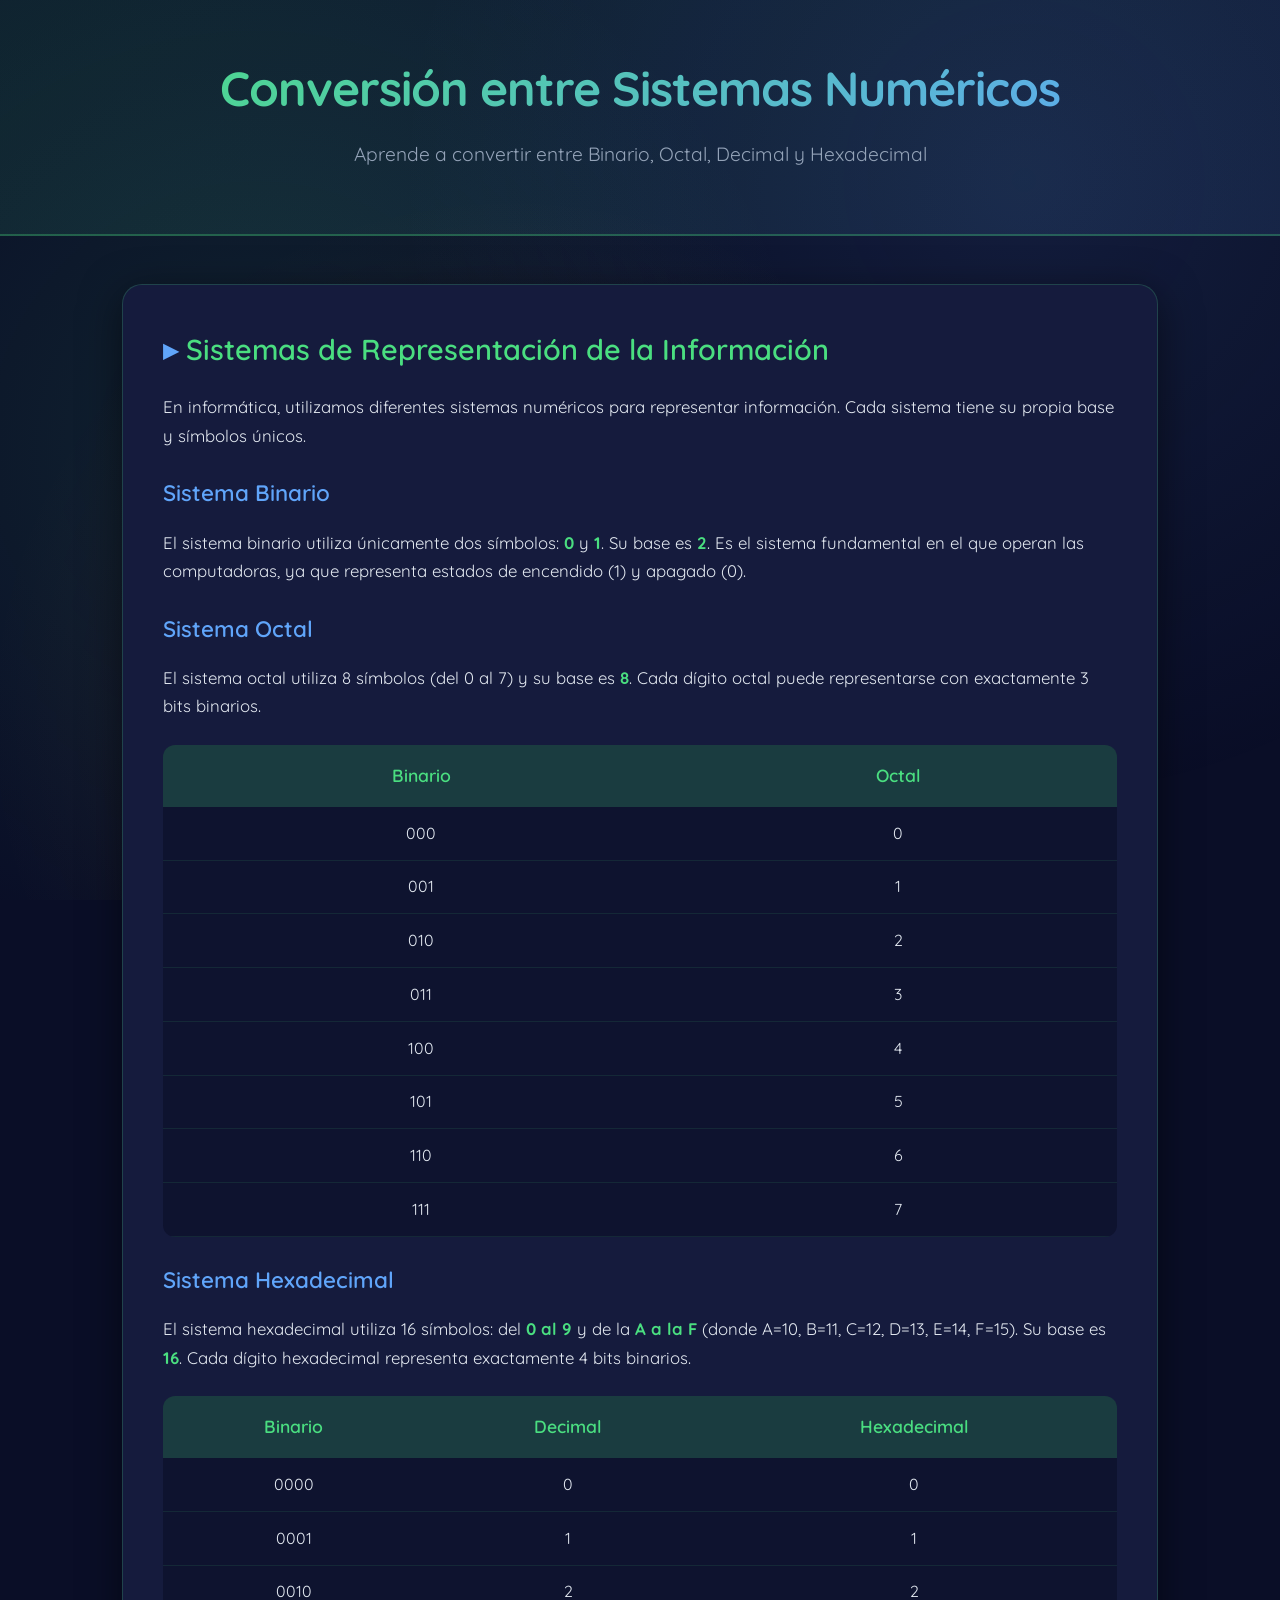
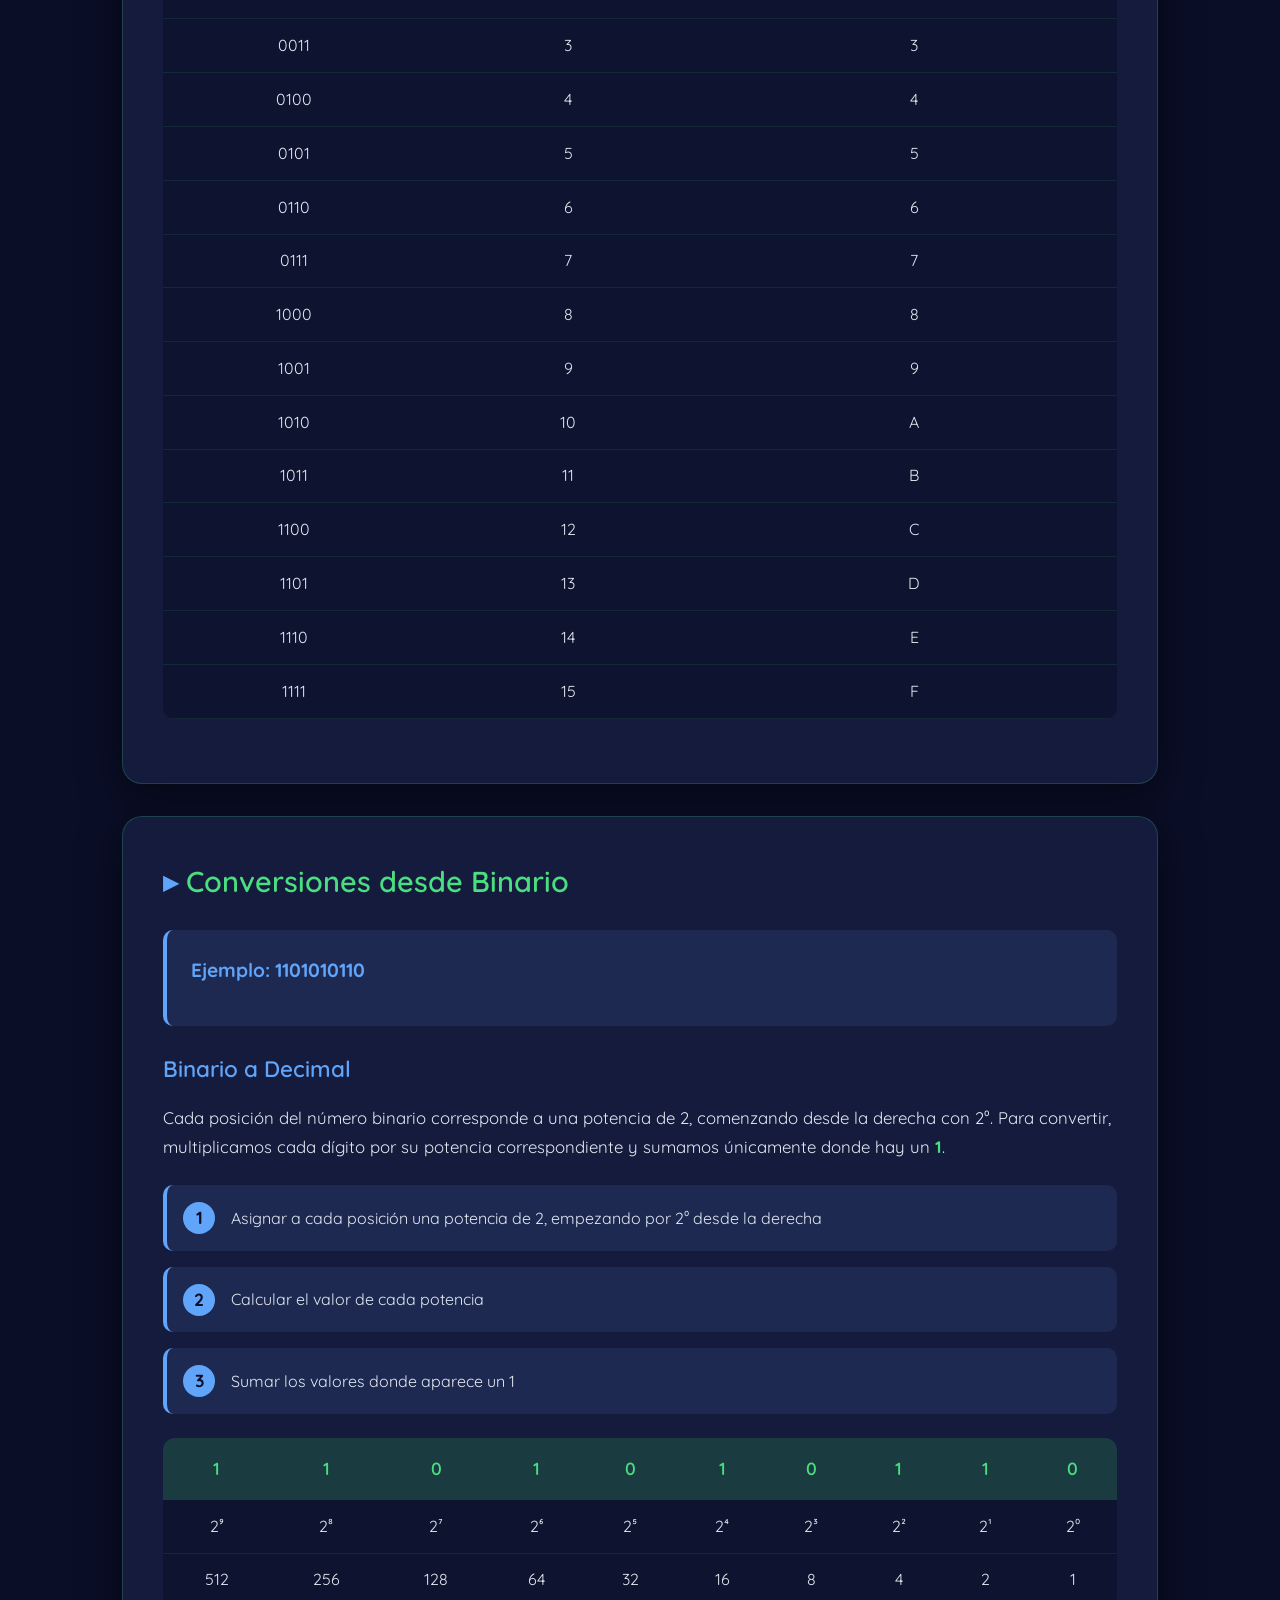
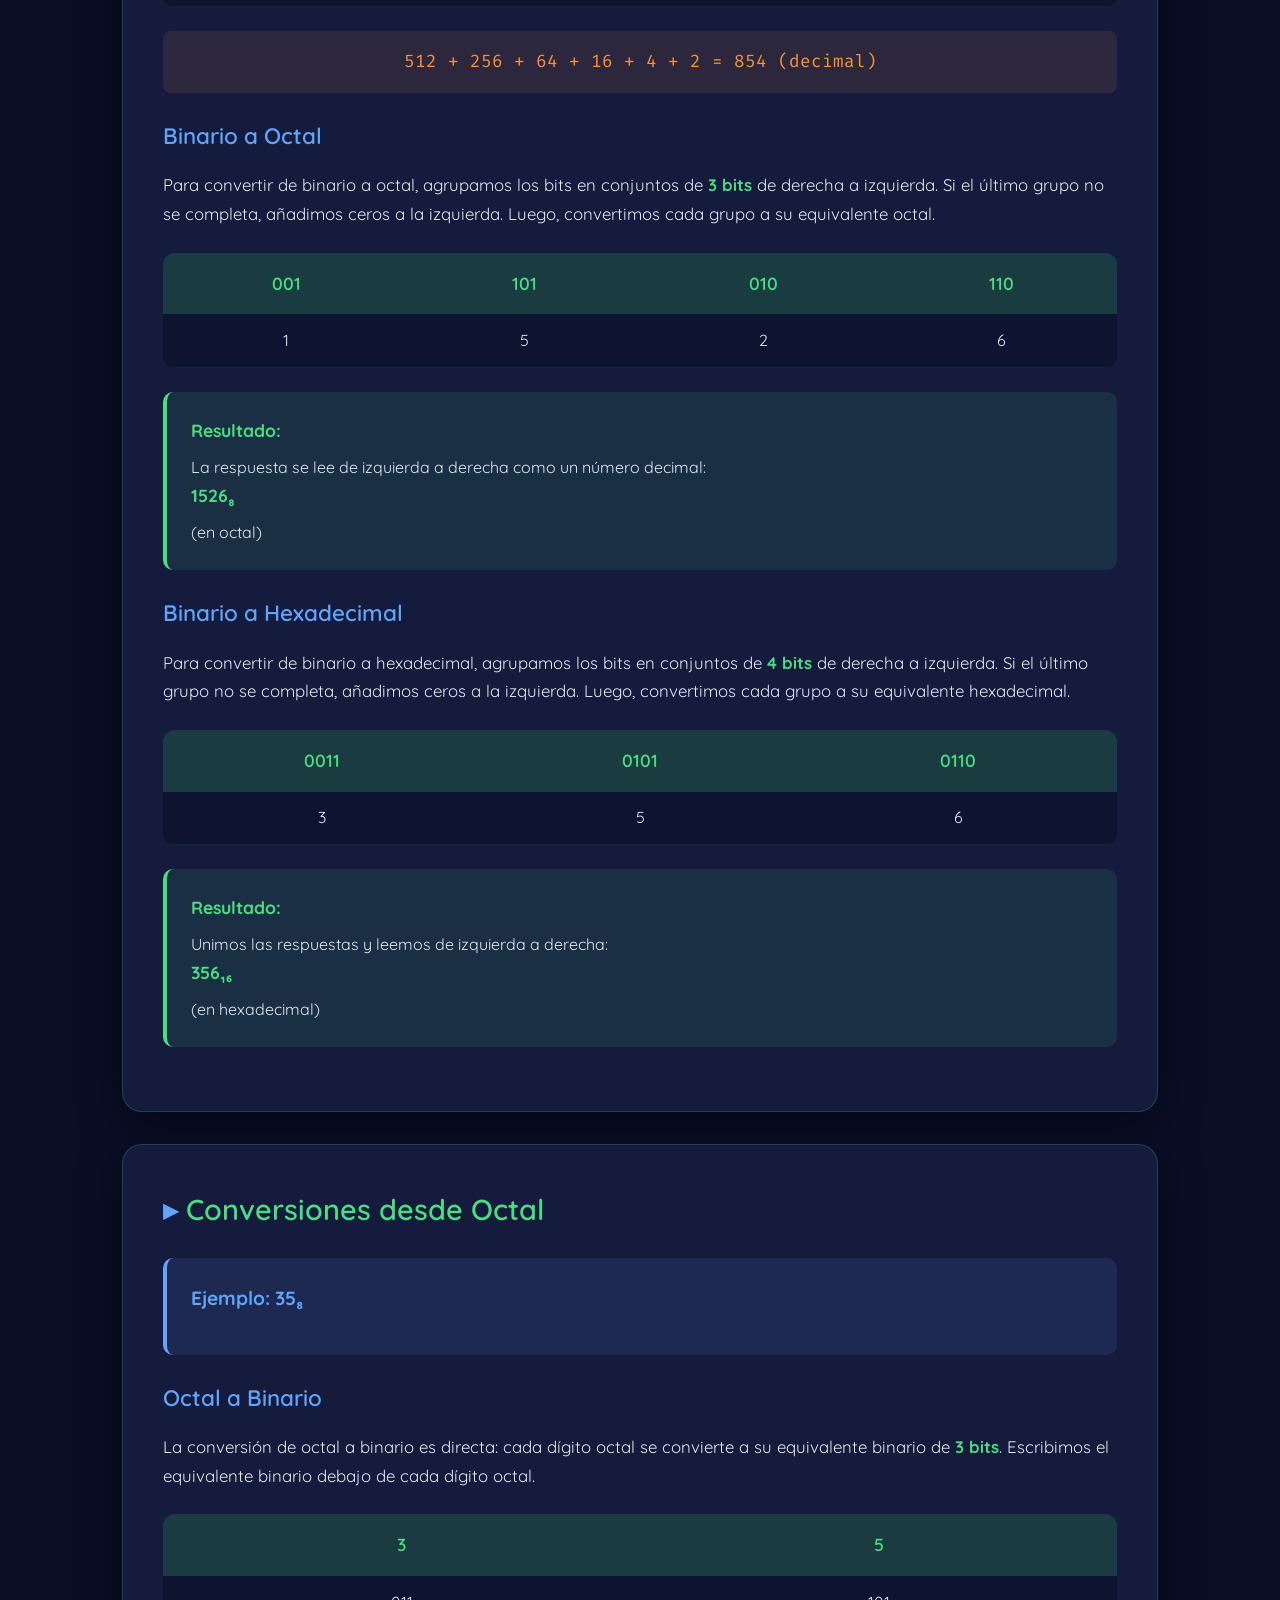
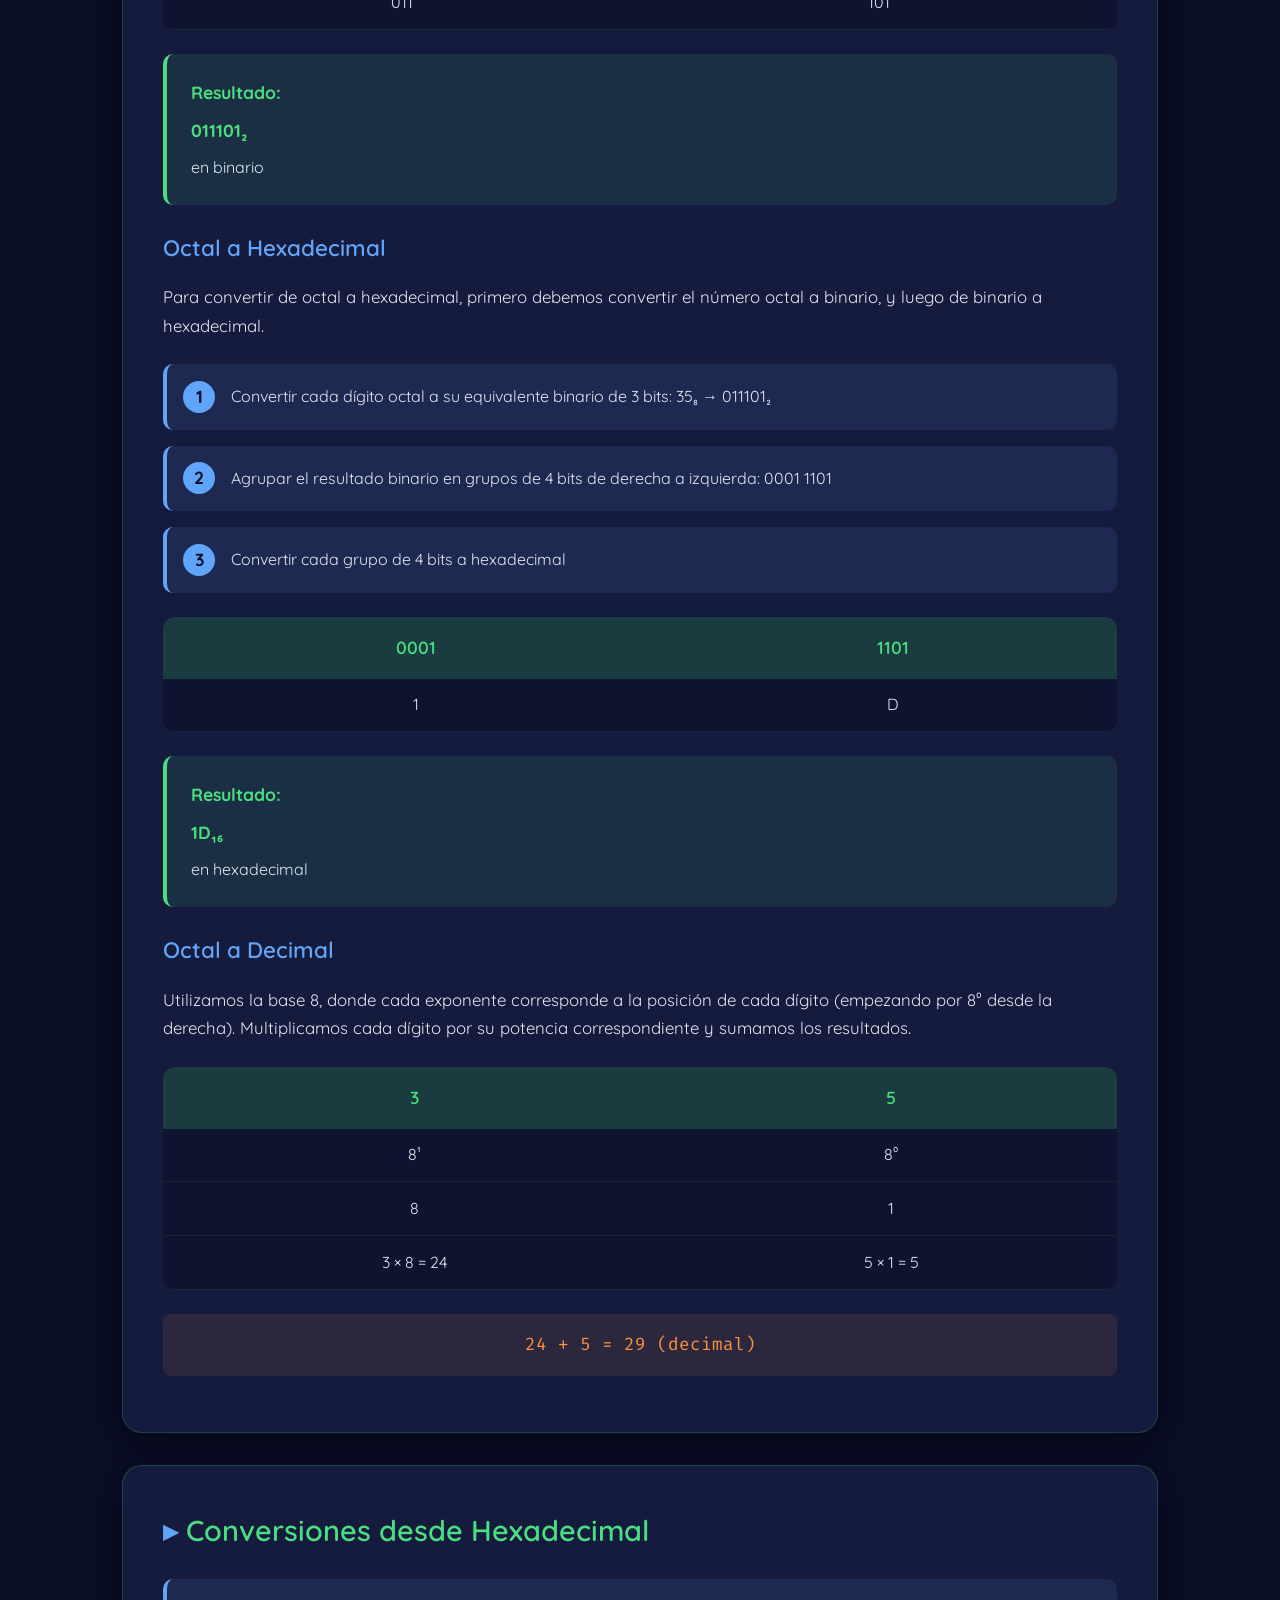
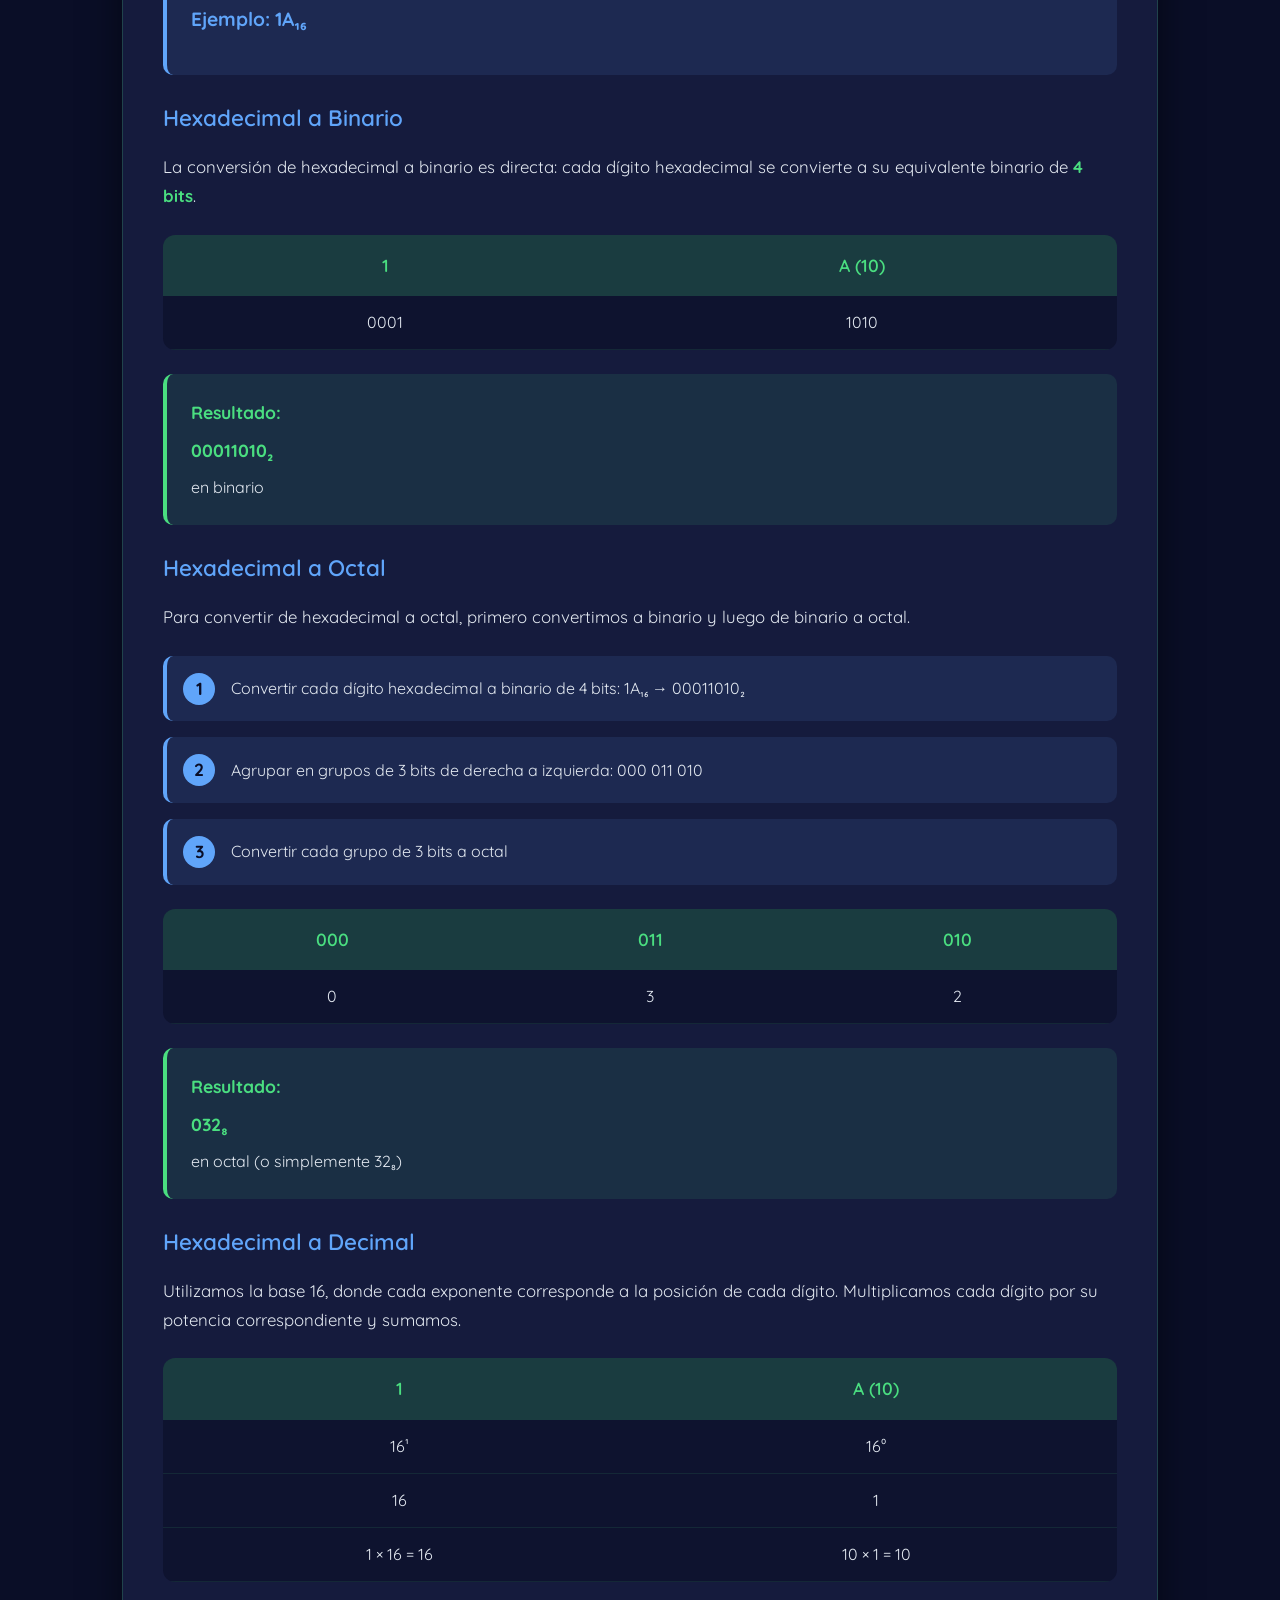
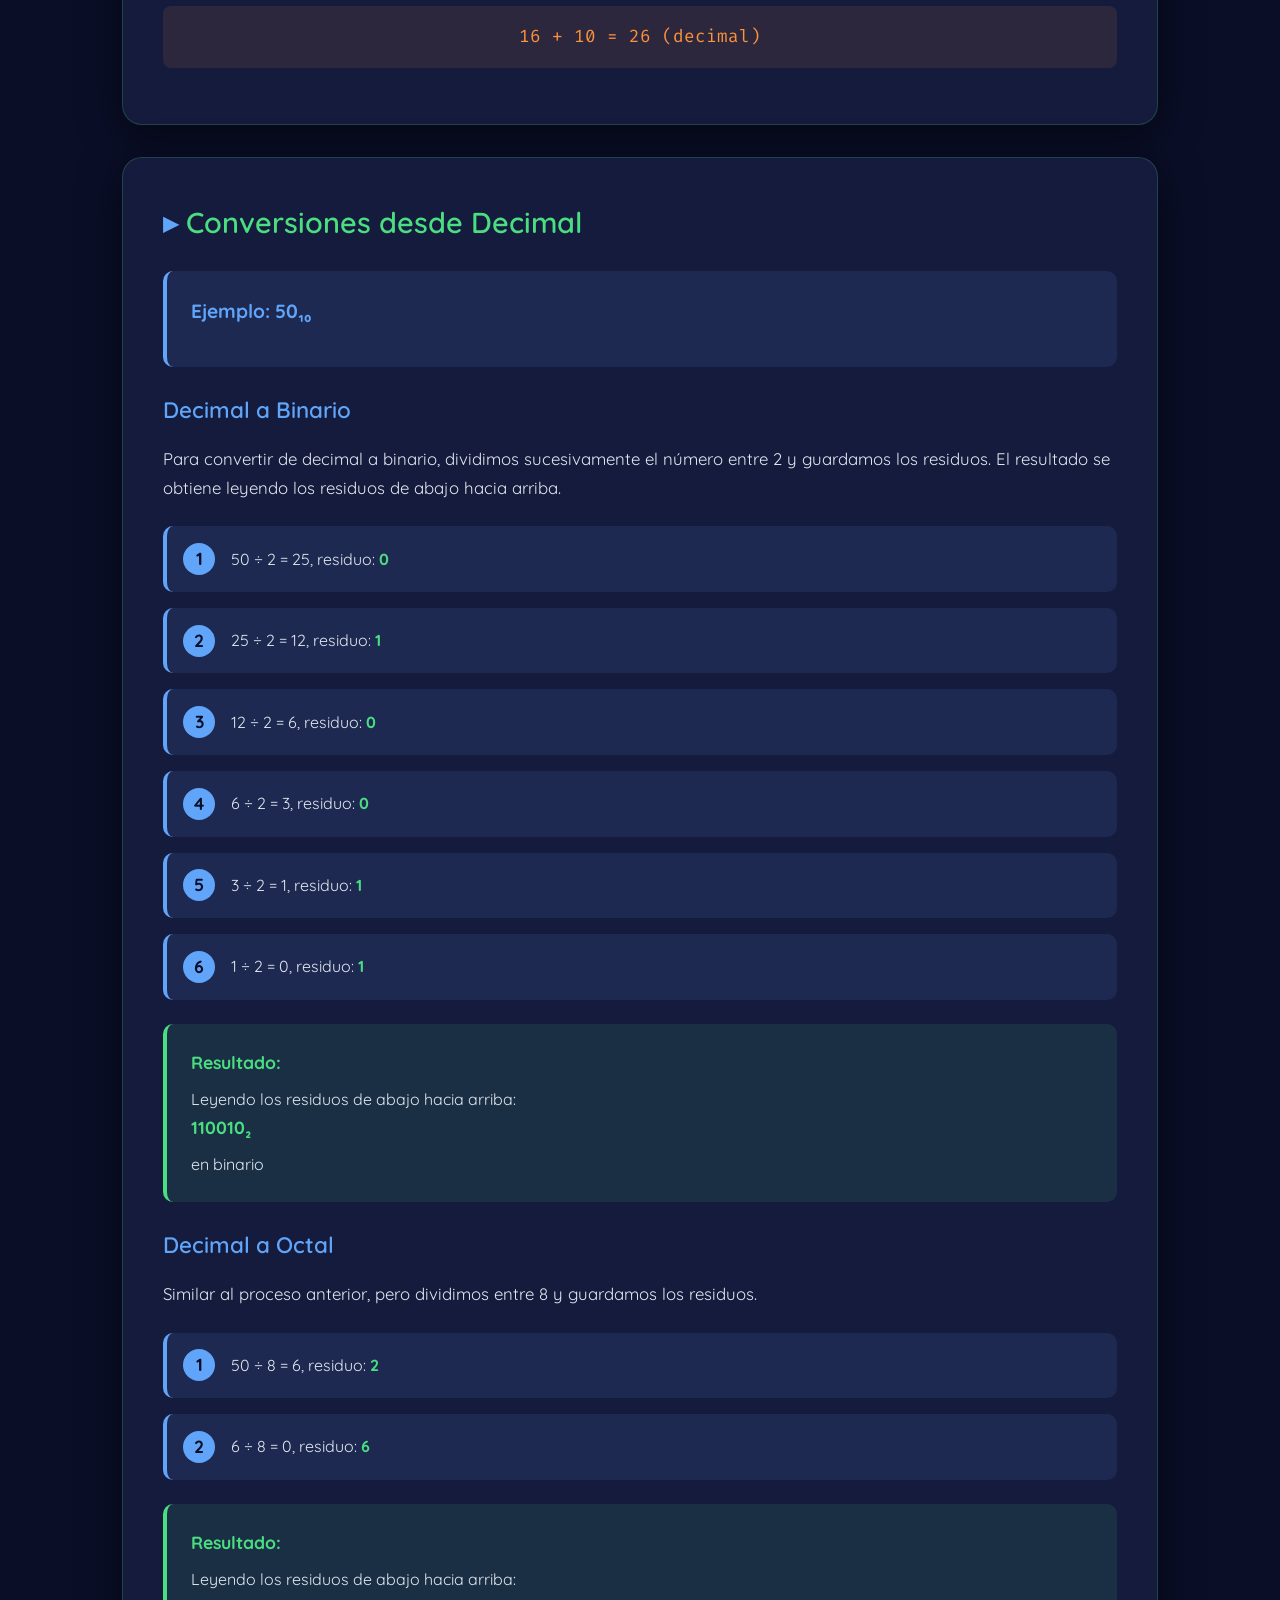
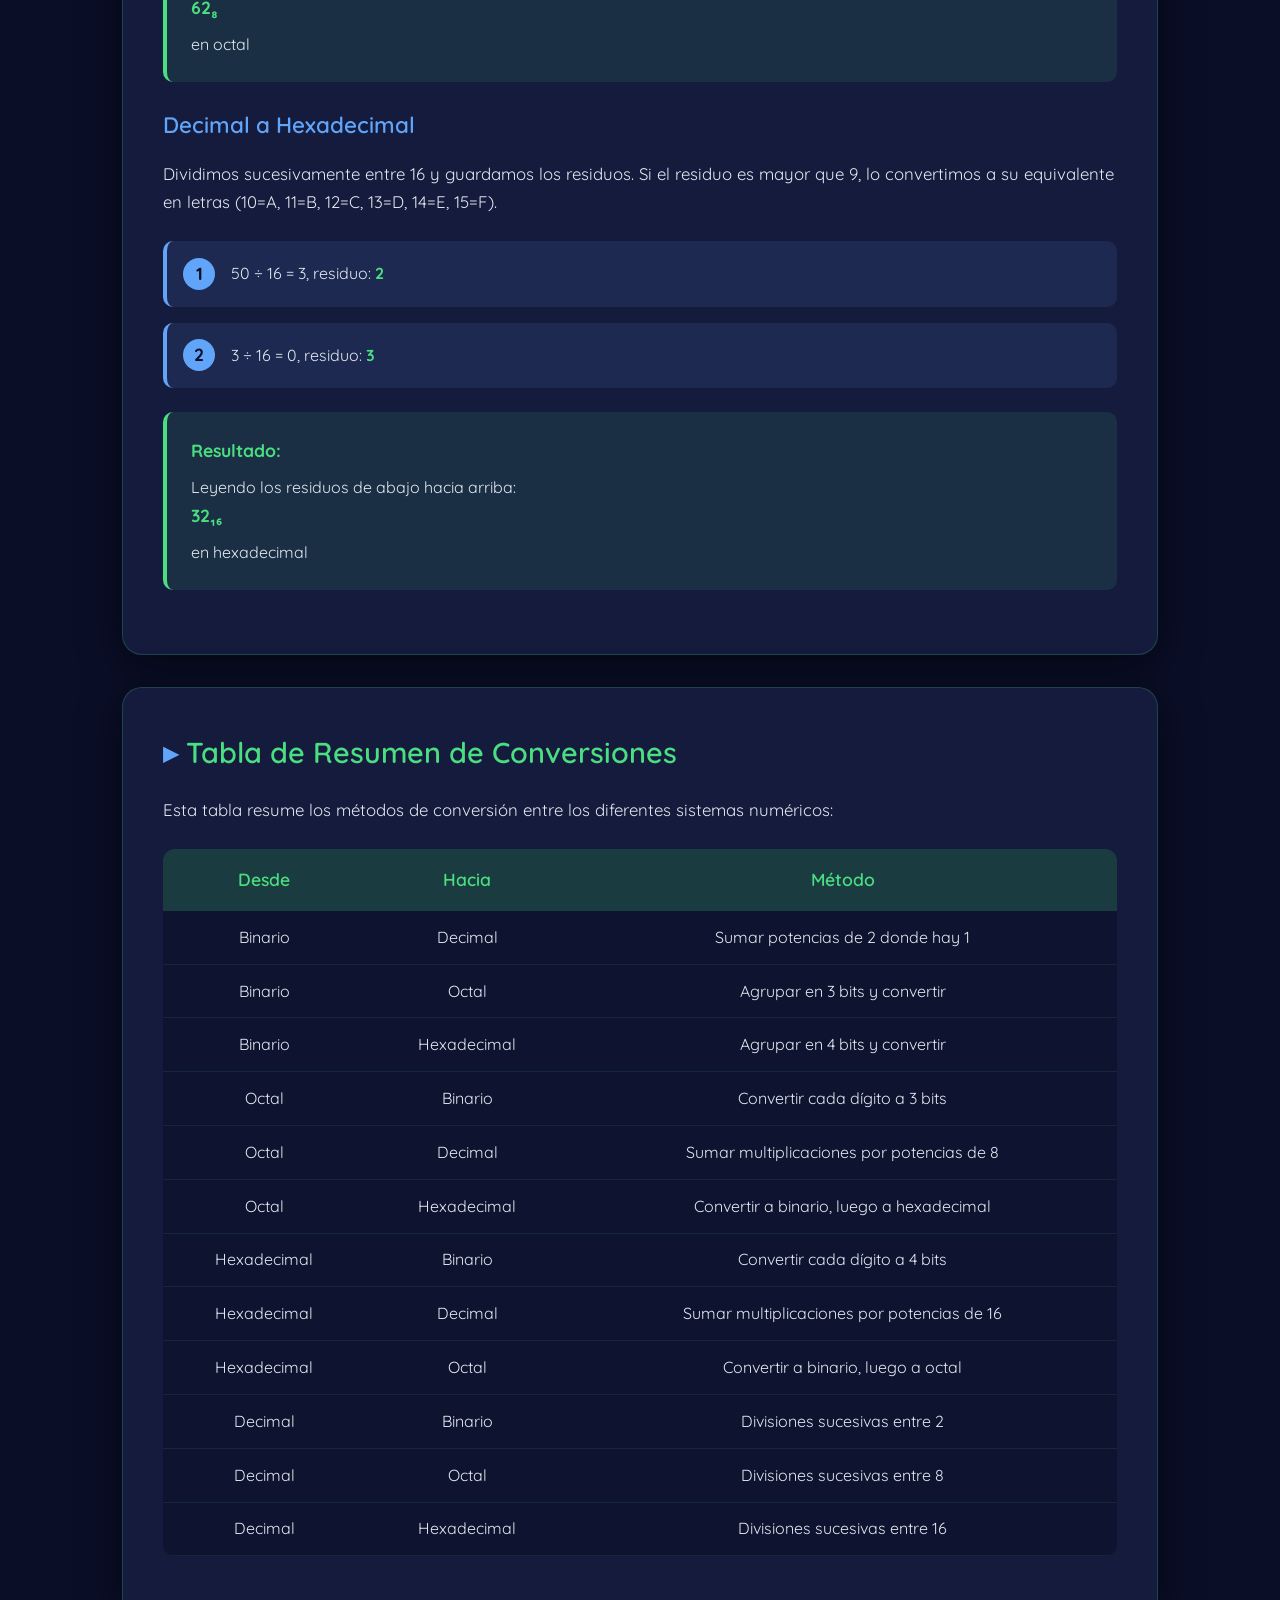
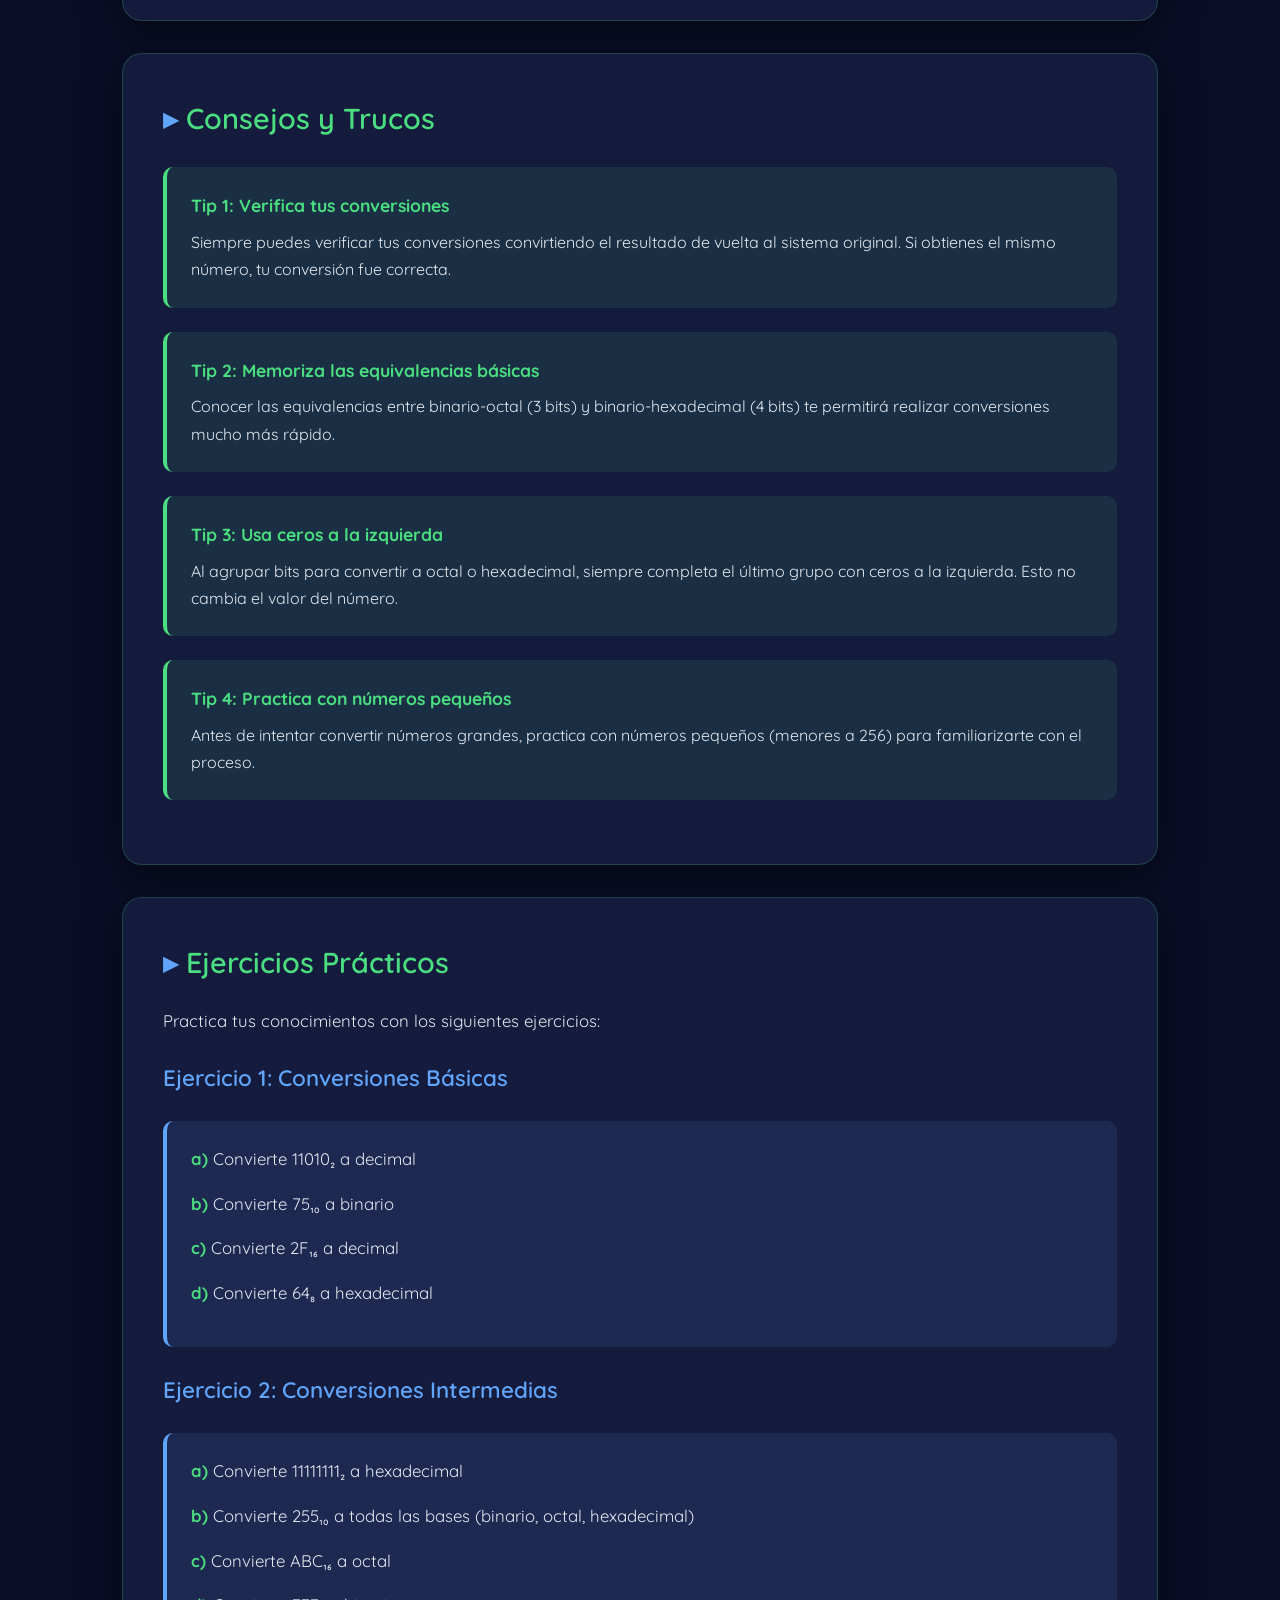
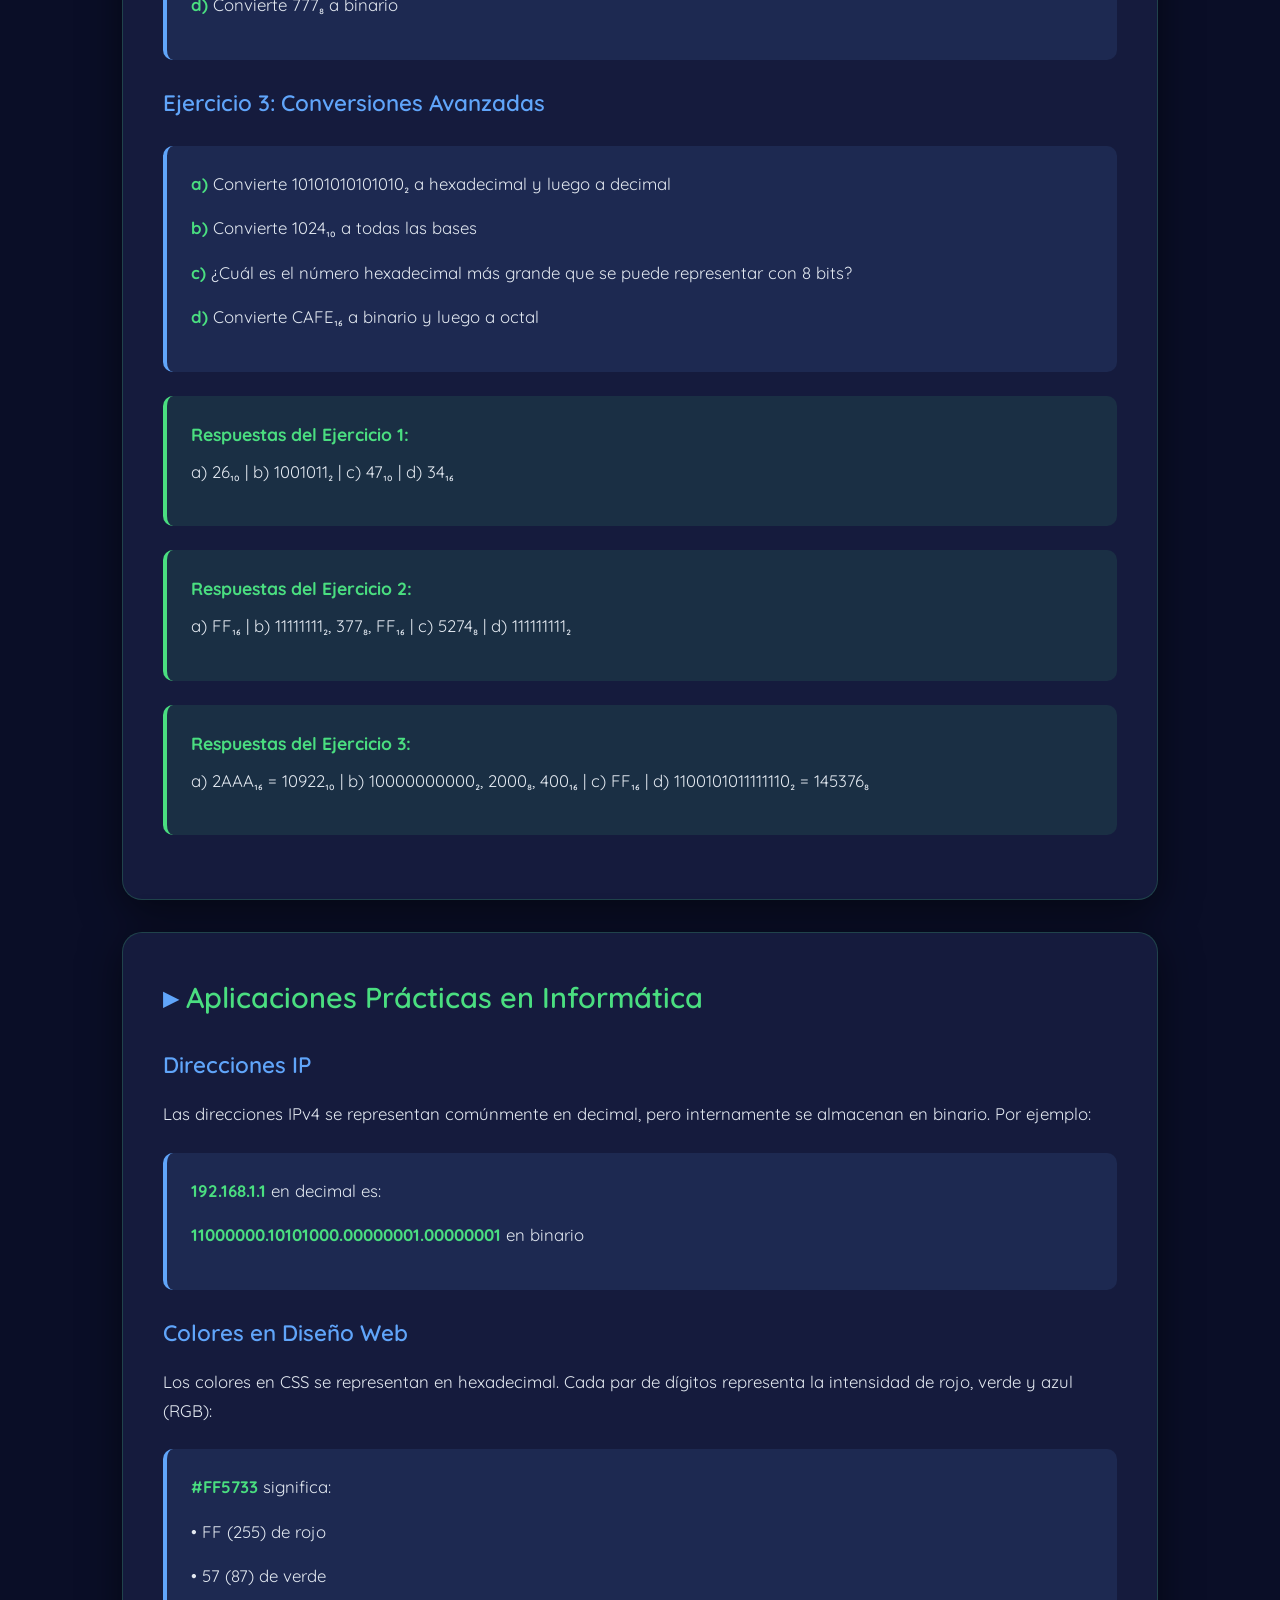
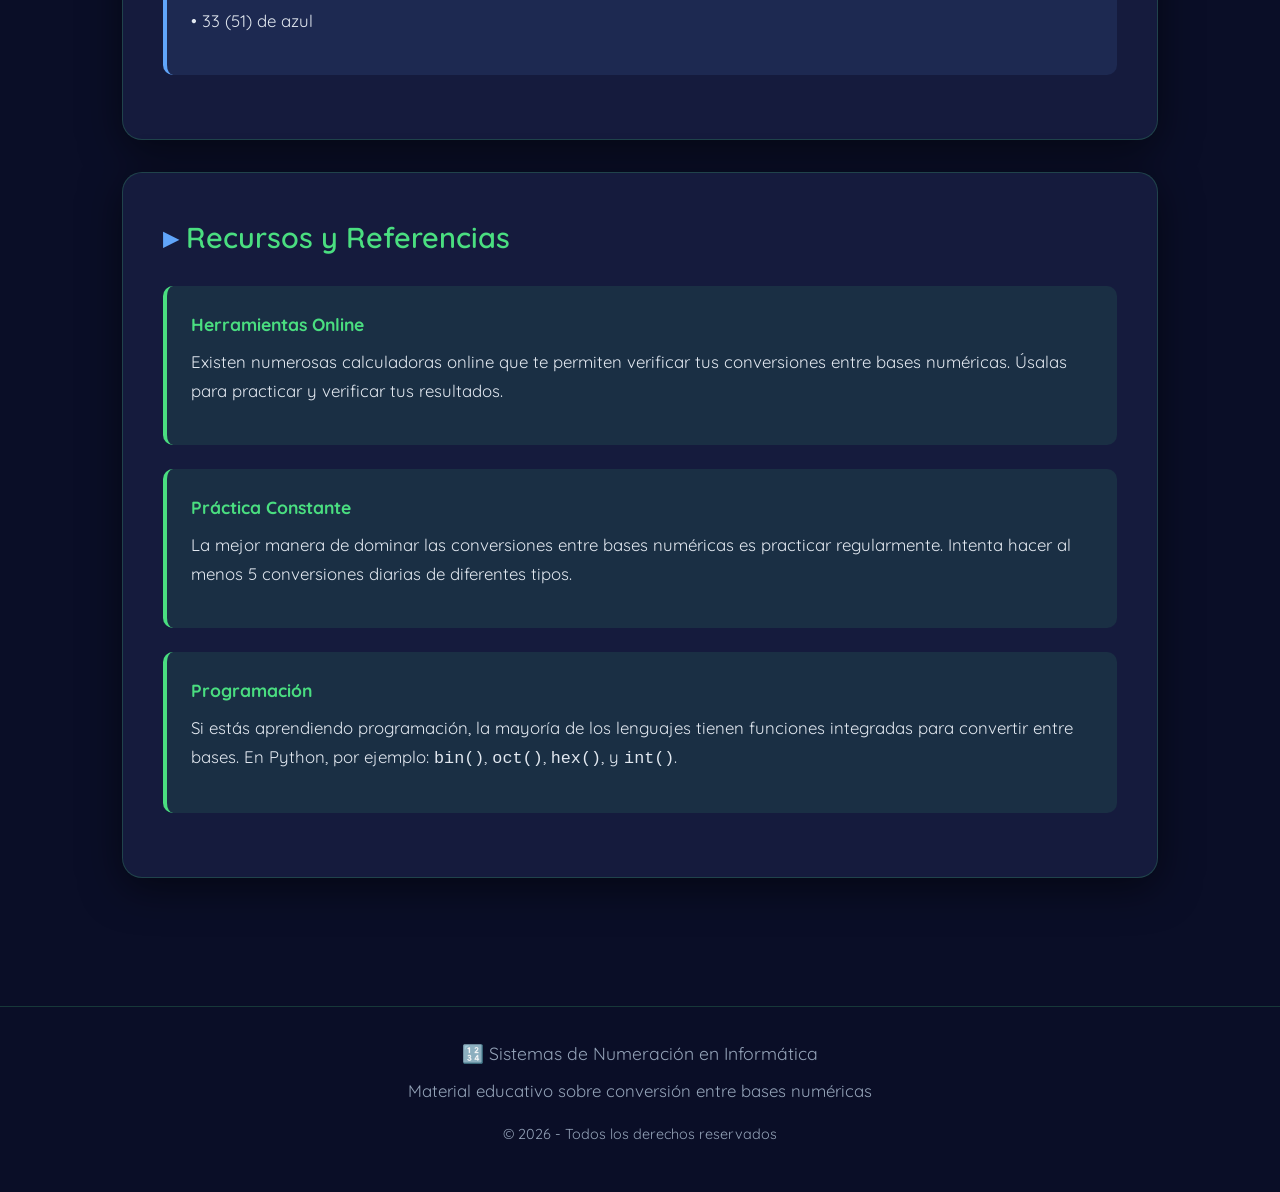
<file: contenidos/conversion.html>
<!DOCTYPE html>
<html lang="es">
  <head>
    <meta charset="UTF-8" />
    <meta name="viewport" content="width=device-width, initial-scale=1.0" />
    <title>Conversión entre Bases Numéricas</title>
    <link
      href="https://fonts.googleapis.com/css2?family=Quicksand:wght@400;600;700&family=Fira+Code&display=swap"
      rel="stylesheet"
    />
    <link rel="stylesheet" href="../style/style_conversion.css" />
    <link rel="stylesheet" href="../img/imagee.png" />
  </head>
  <body>
    <header>
      <h1>Conversión entre Sistemas Numéricos</h1>
      <p class="subtitle">
        Aprende a convertir entre Binario, Octal, Decimal y Hexadecimal
      </p>
    </header>

    <div class="container">
      <!-- Introducción -->
      <div class="section">
        <h2>Sistemas de Representación de la Información</h2>
        <p>
          En informática, utilizamos diferentes sistemas numéricos para
          representar información. Cada sistema tiene su propia base y símbolos
          únicos.
        </p>

        <h3>Sistema Binario</h3>
        <p>
          El sistema binario utiliza únicamente dos símbolos:
          <strong>0</strong> y <strong>1</strong>. Su base es
          <strong>2</strong>. Es el sistema fundamental en el que operan las
          computadoras, ya que representa estados de encendido (1) y apagado
          (0).
        </p>

        <h3>Sistema Octal</h3>
        <p>
          El sistema octal utiliza 8 símbolos (del 0 al 7) y su base es
          <strong>8</strong>. Cada dígito octal puede representarse con
          exactamente 3 bits binarios.
        </p>

        <table>
          <thead>
            <tr>
              <th>Binario</th>
              <th>Octal</th>
            </tr>
          </thead>
          <tbody>
            <tr>
              <td>000</td>
              <td>0</td>
            </tr>
            <tr>
              <td>001</td>
              <td>1</td>
            </tr>
            <tr>
              <td>010</td>
              <td>2</td>
            </tr>
            <tr>
              <td>011</td>
              <td>3</td>
            </tr>
            <tr>
              <td>100</td>
              <td>4</td>
            </tr>
            <tr>
              <td>101</td>
              <td>5</td>
            </tr>
            <tr>
              <td>110</td>
              <td>6</td>
            </tr>
            <tr>
              <td>111</td>
              <td>7</td>
            </tr>
          </tbody>
        </table>

        <h3>Sistema Hexadecimal</h3>
        <p>
          El sistema hexadecimal utiliza 16 símbolos: del
          <strong>0 al 9</strong> y de la <strong>A a la F</strong> (donde A=10,
          B=11, C=12, D=13, E=14, F=15). Su base es <strong>16</strong>. Cada
          dígito hexadecimal representa exactamente 4 bits binarios.
        </p>

        <table>
          <thead>
            <tr>
              <th>Binario</th>
              <th>Decimal</th>
              <th>Hexadecimal</th>
            </tr>
          </thead>
          <tbody>
            <tr>
              <td>0000</td>
              <td>0</td>
              <td>0</td>
            </tr>
            <tr>
              <td>0001</td>
              <td>1</td>
              <td>1</td>
            </tr>
            <tr>
              <td>0010</td>
              <td>2</td>
              <td>2</td>
            </tr>
            <tr>
              <td>0011</td>
              <td>3</td>
              <td>3</td>
            </tr>
            <tr>
              <td>0100</td>
              <td>4</td>
              <td>4</td>
            </tr>
            <tr>
              <td>0101</td>
              <td>5</td>
              <td>5</td>
            </tr>
            <tr>
              <td>0110</td>
              <td>6</td>
              <td>6</td>
            </tr>
            <tr>
              <td>0111</td>
              <td>7</td>
              <td>7</td>
            </tr>
            <tr>
              <td>1000</td>
              <td>8</td>
              <td>8</td>
            </tr>
            <tr>
              <td>1001</td>
              <td>9</td>
              <td>9</td>
            </tr>
            <tr>
              <td>1010</td>
              <td>10</td>
              <td>A</td>
            </tr>
            <tr>
              <td>1011</td>
              <td>11</td>
              <td>B</td>
            </tr>
            <tr>
              <td>1100</td>
              <td>12</td>
              <td>C</td>
            </tr>
            <tr>
              <td>1101</td>
              <td>13</td>
              <td>D</td>
            </tr>
            <tr>
              <td>1110</td>
              <td>14</td>
              <td>E</td>
            </tr>
            <tr>
              <td>1111</td>
              <td>15</td>
              <td>F</td>
            </tr>
          </tbody>
        </table>
      </div>

      <!-- Conversiones desde Binario -->
      <div class="section">
        <h2>Conversiones desde Binario</h2>

        <div class="example-box">
          <div class="example-title">Ejemplo: 1101010110</div>
        </div>

        <h3>Binario a Decimal</h3>
        <p>
          Cada posición del número binario corresponde a una potencia de 2,
          comenzando desde la derecha con 2⁰. Para convertir, multiplicamos cada
          dígito por su potencia correspondiente y sumamos únicamente donde hay
          un <strong>1</strong>.
        </p>

        <div class="process-steps">
          <div class="step">
            Asignar a cada posición una potencia de 2, empezando por 2⁰ desde la
            derecha
          </div>
          <div class="step">Calcular el valor de cada potencia</div>
          <div class="step">Sumar los valores donde aparece un 1</div>
        </div>

        <table>
          <thead>
            <tr>
              <th>1</th>
              <th>1</th>
              <th>0</th>
              <th>1</th>
              <th>0</th>
              <th>1</th>
              <th>0</th>
              <th>1</th>
              <th>1</th>
              <th>0</th>
            </tr>
          </thead>
          <tbody>
            <tr>
              <td>2⁹</td>
              <td>2⁸</td>
              <td>2⁷</td>
              <td>2⁶</td>
              <td>2⁵</td>
              <td>2⁴</td>
              <td>2³</td>
              <td>2²</td>
              <td>2¹</td>
              <td>2⁰</td>
            </tr>
            <tr>
              <td>512</td>
              <td>256</td>
              <td>128</td>
              <td>64</td>
              <td>32</td>
              <td>16</td>
              <td>8</td>
              <td>4</td>
              <td>2</td>
              <td>1</td>
            </tr>
          </tbody>
        </table>

        <div class="formula">512 + 256 + 64 + 16 + 4 + 2 = 854 (decimal)</div>

        <h3>Binario a Octal</h3>
        <p>
          Para convertir de binario a octal, agrupamos los bits en conjuntos de
          <strong>3 bits</strong> de derecha a izquierda. Si el último grupo no
          se completa, añadimos ceros a la izquierda. Luego, convertimos cada
          grupo a su equivalente octal.
        </p>

        <table>
          <thead>
            <tr>
              <th>001</th>
              <th>101</th>
              <th>010</th>
              <th>110</th>
            </tr>
          </thead>
          <tbody>
            <tr>
              <td>1</td>
              <td>5</td>
              <td>2</td>
              <td>6</td>
            </tr>
          </tbody>
        </table>

        <div class="info-box">
          <strong>Resultado:</strong> La respuesta se lee de izquierda a derecha
          como un número decimal: <strong>1526₈</strong> (en octal)
        </div>

        <h3>Binario a Hexadecimal</h3>
        <p>
          Para convertir de binario a hexadecimal, agrupamos los bits en
          conjuntos de <strong>4 bits</strong> de derecha a izquierda. Si el
          último grupo no se completa, añadimos ceros a la izquierda. Luego,
          convertimos cada grupo a su equivalente hexadecimal.
        </p>

        <table>
          <thead>
            <tr>
              <th>0011</th>
              <th>0101</th>
              <th>0110</th>
            </tr>
          </thead>
          <tbody>
            <tr>
              <td>3</td>
              <td>5</td>
              <td>6</td>
            </tr>
          </tbody>
        </table>

        <div class="info-box">
          <strong>Resultado:</strong> Unimos las respuestas y leemos de
          izquierda a derecha: <strong>356₁₆</strong> (en hexadecimal)
        </div>
      </div>

      <!-- Conversiones desde Octal -->
      <div class="section">
        <h2>Conversiones desde Octal</h2>

        <div class="example-box">
          <div class="example-title">Ejemplo: 35₈</div>
        </div>

        <h3>Octal a Binario</h3>
        <p>
          La conversión de octal a binario es directa: cada dígito octal se
          convierte a su equivalente binario de <strong>3 bits</strong>.
          Escribimos el equivalente binario debajo de cada dígito octal.
        </p>

        <table>
          <thead>
            <tr>
              <th>3</th>
              <th>5</th>
            </tr>
          </thead>
          <tbody>
            <tr>
              <td>011</td>
              <td>101</td>
            </tr>
          </tbody>
        </table>

        <div class="info-box">
          <strong>Resultado:</strong> <strong>011101₂</strong> en binario
        </div>

        <h3>Octal a Hexadecimal</h3>
        <p>
          Para convertir de octal a hexadecimal, primero debemos convertir el
          número octal a binario, y luego de binario a hexadecimal.
        </p>

        <div class="process-steps">
          <div class="step">
            Convertir cada dígito octal a su equivalente binario de 3 bits: 35₈
            → 011101₂
          </div>
          <div class="step">
            Agrupar el resultado binario en grupos de 4 bits de derecha a
            izquierda: 0001 1101
          </div>
          <div class="step">Convertir cada grupo de 4 bits a hexadecimal</div>
        </div>

        <table>
          <thead>
            <tr>
              <th>0001</th>
              <th>1101</th>
            </tr>
          </thead>
          <tbody>
            <tr>
              <td>1</td>
              <td>D</td>
            </tr>
          </tbody>
        </table>

        <div class="info-box">
          <strong>Resultado:</strong> <strong>1D₁₆</strong> en hexadecimal
        </div>

        <h3>Octal a Decimal</h3>
        <p>
          Utilizamos la base 8, donde cada exponente corresponde a la posición
          de cada dígito (empezando por 8⁰ desde la derecha). Multiplicamos cada
          dígito por su potencia correspondiente y sumamos los resultados.
        </p>

        <table>
          <thead>
            <tr>
              <th>3</th>
              <th>5</th>
            </tr>
          </thead>
          <tbody>
            <tr>
              <td>8¹</td>
              <td>8⁰</td>
            </tr>
            <tr>
              <td>8</td>
              <td>1</td>
            </tr>
            <tr>
              <td>3 × 8 = 24</td>
              <td>5 × 1 = 5</td>
            </tr>
          </tbody>
        </table>

        <div class="formula">24 + 5 = 29 (decimal)</div>
      </div>

      <!-- Conversiones desde Hexadecimal -->
      <div class="section">
        <h2>Conversiones desde Hexadecimal</h2>

        <div class="example-box">
          <div class="example-title">Ejemplo: 1A₁₆</div>
        </div>

        <h3>Hexadecimal a Binario</h3>
        <p>
          La conversión de hexadecimal a binario es directa: cada dígito
          hexadecimal se convierte a su equivalente binario de
          <strong>4 bits</strong>.
        </p>

        <table>
          <thead>
            <tr>
              <th>1</th>
              <th>A (10)</th>
            </tr>
          </thead>
          <tbody>
            <tr>
              <td>0001</td>
              <td>1010</td>
            </tr>
          </tbody>
        </table>

        <div class="info-box">
          <strong>Resultado:</strong> <strong>00011010₂</strong> en binario
        </div>

        <h3>Hexadecimal a Octal</h3>
        <p>
          Para convertir de hexadecimal a octal, primero convertimos a binario y
          luego de binario a octal.
        </p>

        <div class="process-steps">
          <div class="step">
            Convertir cada dígito hexadecimal a binario de 4 bits: 1A₁₆ →
            00011010₂
          </div>
          <div class="step">
            Agrupar en grupos de 3 bits de derecha a izquierda: 000 011 010
          </div>
          <div class="step">Convertir cada grupo de 3 bits a octal</div>
        </div>

        <table>
          <thead>
            <tr>
              <th>000</th>
              <th>011</th>
              <th>010</th>
            </tr>
          </thead>
          <tbody>
            <tr>
              <td>0</td>
              <td>3</td>
              <td>2</td>
            </tr>
          </tbody>
        </table>

        <div class="info-box">
          <strong>Resultado:</strong> <strong>032₈</strong> en octal (o
          simplemente 32₈)
        </div>

        <h3>Hexadecimal a Decimal</h3>
        <p>
          Utilizamos la base 16, donde cada exponente corresponde a la posición
          de cada dígito. Multiplicamos cada dígito por su potencia
          correspondiente y sumamos.
        </p>

        <table>
          <thead>
            <tr>
              <th>1</th>
              <th>A (10)</th>
            </tr>
          </thead>
          <tbody>
            <tr>
              <td>16¹</td>
              <td>16⁰</td>
            </tr>
            <tr>
              <td>16</td>
              <td>1</td>
            </tr>
            <tr>
              <td>1 × 16 = 16</td>
              <td>10 × 1 = 10</td>
            </tr>
          </tbody>
        </table>

        <div class="formula">16 + 10 = 26 (decimal)</div>
      </div>

      <!-- Conversiones desde Decimal -->
      <div class="section">
        <h2>Conversiones desde Decimal</h2>

        <div class="example-box">
          <div class="example-title">Ejemplo: 50₁₀</div>
        </div>

        <h3>Decimal a Binario</h3>
        <p>
          Para convertir de decimal a binario, dividimos sucesivamente el número
          entre 2 y guardamos los residuos. El resultado se obtiene leyendo los
          residuos de abajo hacia arriba.
        </p>

        <div class="process-steps">
          <div class="step">50 ÷ 2 = 25, residuo: <strong>0</strong></div>
          <div class="step">25 ÷ 2 = 12, residuo: <strong>1</strong></div>
          <div class="step">12 ÷ 2 = 6, residuo: <strong>0</strong></div>
          <div class="step">6 ÷ 2 = 3, residuo: <strong>0</strong></div>
          <div class="step">3 ÷ 2 = 1, residuo: <strong>1</strong></div>
          <div class="step">1 ÷ 2 = 0, residuo: <strong>1</strong></div>
        </div>

        <div class="info-box">
          <strong>Resultado:</strong> Leyendo los residuos de abajo hacia
          arriba: <strong>110010₂</strong> en binario
        </div>

        <h3>Decimal a Octal</h3>
        <p>
          Similar al proceso anterior, pero dividimos entre 8 y guardamos los
          residuos.
        </p>

        <div class="process-steps">
          <div class="step">50 ÷ 8 = 6, residuo: <strong>2</strong></div>
          <div class="step">6 ÷ 8 = 0, residuo: <strong>6</strong></div>
        </div>

        <div class="info-box">
          <strong>Resultado:</strong> Leyendo los residuos de abajo hacia
          arriba: <strong>62₈</strong> en octal
        </div>

        <h3>Decimal a Hexadecimal</h3>
        <p>
          Dividimos sucesivamente entre 16 y guardamos los residuos. Si el
          residuo es mayor que 9, lo convertimos a su equivalente en letras
          (10=A, 11=B, 12=C, 13=D, 14=E, 15=F).
        </p>

        <div class="process-steps">
          <div class="step">50 ÷ 16 = 3, residuo: <strong>2</strong></div>
          <div class="step">3 ÷ 16 = 0, residuo: <strong>3</strong></div>
        </div>

        <div class="info-box">
          <strong>Resultado:</strong> Leyendo los residuos de abajo hacia
          arriba: <strong>32₁₆</strong> en hexadecimal
        </div>
      </div>

      <!-- Tabla de resumen -->
      <div class="section">
        <h2>Tabla de Resumen de Conversiones</h2>
        <p>
          Esta tabla resume los métodos de conversión entre los diferentes
          sistemas numéricos:
        </p>

        <table>
          <thead>
            <tr>
              <th>Desde</th>
              <th>Hacia</th>
              <th>Método</th>
            </tr>
          </thead>
          <tbody>
            <tr>
              <td>Binario</td>
              <td>Decimal</td>
              <td>Sumar potencias de 2 donde hay 1</td>
            </tr>
            <tr>
              <td>Binario</td>
              <td>Octal</td>
              <td>Agrupar en 3 bits y convertir</td>
            </tr>
            <tr>
              <td>Binario</td>
              <td>Hexadecimal</td>
              <td>Agrupar en 4 bits y convertir</td>
            </tr>
            <tr>
              <td>Octal</td>
              <td>Binario</td>
              <td>Convertir cada dígito a 3 bits</td>
            </tr>
            <tr>
              <td>Octal</td>
              <td>Decimal</td>
              <td>Sumar multiplicaciones por potencias de 8</td>
            </tr>
            <tr>
              <td>Octal</td>
              <td>Hexadecimal</td>
              <td>Convertir a binario, luego a hexadecimal</td>
            </tr>
            <tr>
              <td>Hexadecimal</td>
              <td>Binario</td>
              <td>Convertir cada dígito a 4 bits</td>
            </tr>
            <tr>
              <td>Hexadecimal</td>
              <td>Decimal</td>
              <td>Sumar multiplicaciones por potencias de 16</td>
            </tr>
            <tr>
              <td>Hexadecimal</td>
              <td>Octal</td>
              <td>Convertir a binario, luego a octal</td>
            </tr>
            <tr>
              <td>Decimal</td>
              <td>Binario</td>
              <td>Divisiones sucesivas entre 2</td>
            </tr>
            <tr>
              <td>Decimal</td>
              <td>Octal</td>
              <td>Divisiones sucesivas entre 8</td>
            </tr>
            <tr>
              <td>Decimal</td>
              <td>Hexadecimal</td>
              <td>Divisiones sucesivas entre 16</td>
            </tr>
          </tbody>
        </table>
      </div>

      <!-- Consejos y Trucos -->
      <div class="section">
        <h2>Consejos y Trucos</h2>

        <div class="info-box">
          <strong>Tip 1: Verifica tus conversiones</strong>
          Siempre puedes verificar tus conversiones convirtiendo el resultado de
          vuelta al sistema original. Si obtienes el mismo número, tu conversión
          fue correcta.
        </div>

        <div class="info-box">
          <strong>Tip 2: Memoriza las equivalencias básicas</strong>
          Conocer las equivalencias entre binario-octal (3 bits) y
          binario-hexadecimal (4 bits) te permitirá realizar conversiones mucho
          más rápido.
        </div>

        <div class="info-box">
          <strong>Tip 3: Usa ceros a la izquierda</strong>
          Al agrupar bits para convertir a octal o hexadecimal, siempre completa
          el último grupo con ceros a la izquierda. Esto no cambia el valor del
          número.
        </div>

        <div class="info-box">
          <strong>Tip 4: Practica con números pequeños</strong>
          Antes de intentar convertir números grandes, practica con números
          pequeños (menores a 256) para familiarizarte con el proceso.
        </div>
      </div>

      <!-- Ejercicios Prácticos -->
      <div class="section">
        <h2>Ejercicios Prácticos</h2>
        <p>Practica tus conocimientos con los siguientes ejercicios:</p>

        <h3>Ejercicio 1: Conversiones Básicas</h3>
        <div class="example-box">
          <p><strong>a)</strong> Convierte 11010₂ a decimal</p>
          <p><strong>b)</strong> Convierte 75₁₀ a binario</p>
          <p><strong>c)</strong> Convierte 2F₁₆ a decimal</p>
          <p><strong>d)</strong> Convierte 64₈ a hexadecimal</p>
        </div>

        <h3>Ejercicio 2: Conversiones Intermedias</h3>
        <div class="example-box">
          <p><strong>a)</strong> Convierte 11111111₂ a hexadecimal</p>
          <p>
            <strong>b)</strong> Convierte 255₁₀ a todas las bases (binario,
            octal, hexadecimal)
          </p>
          <p><strong>c)</strong> Convierte ABC₁₆ a octal</p>
          <p><strong>d)</strong> Convierte 777₈ a binario</p>
        </div>

        <h3>Ejercicio 3: Conversiones Avanzadas</h3>
        <div class="example-box">
          <p>
            <strong>a)</strong> Convierte 10101010101010₂ a hexadecimal y luego
            a decimal
          </p>
          <p><strong>b)</strong> Convierte 1024₁₀ a todas las bases</p>
          <p>
            <strong>c)</strong> ¿Cuál es el número hexadecimal más grande que se
            puede representar con 8 bits?
          </p>
          <p><strong>d)</strong> Convierte CAFE₁₆ a binario y luego a octal</p>
        </div>

        <div class="info-box">
          <strong>Respuestas del Ejercicio 1:</strong>
          <p>a) 26₁₀ | b) 1001011₂ | c) 47₁₀ | d) 34₁₆</p>
        </div>

        <div class="info-box">
          <strong>Respuestas del Ejercicio 2:</strong>
          <p>a) FF₁₆ | b) 11111111₂, 377₈, FF₁₆ | c) 5274₈ | d) 111111111₂</p>
        </div>

        <div class="info-box">
          <strong>Respuestas del Ejercicio 3:</strong>
          <p>
            a) 2AAA₁₆ = 10922₁₀ | b) 10000000000₂, 2000₈, 400₁₆ | c) FF₁₆ | d)
            1100101011111110₂ = 145376₈
          </p>
        </div>
      </div>

      <!-- Aplicaciones Prácticas -->
      <div class="section">
        <h2>Aplicaciones Prácticas en Informática</h2>

        <h3>Direcciones IP</h3>
        <p>
          Las direcciones IPv4 se representan comúnmente en decimal, pero
          internamente se almacenan en binario. Por ejemplo:
        </p>
        <div class="example-box">
          <p><strong>192.168.1.1</strong> en decimal es:</p>
          <p><strong>11000000.10101000.00000001.00000001</strong> en binario</p>
        </div>

        <h3>Colores en Diseño Web</h3>
        <p>
          Los colores en CSS se representan en hexadecimal. Cada par de dígitos
          representa la intensidad de rojo, verde y azul (RGB):
        </p>
        <div class="example-box">
          <p><strong>#FF5733</strong> significa:</p>
          <p>• FF (255) de rojo</p>
          <p>• 57 (87) de verde</p>
          <p>• 33 (51) de azul</p>
        </div>
      </div>

      <!-- Recursos Adicionales -->
      <div class="section">
        <h2>Recursos y Referencias</h2>

        <div class="info-box">
          <strong>Herramientas Online</strong>
          <p>
            Existen numerosas calculadoras online que te permiten verificar tus
            conversiones entre bases numéricas. Úsalas para practicar y
            verificar tus resultados.
          </p>
        </div>

        <div class="info-box">
          <strong>Práctica Constante</strong>
          <p>
            La mejor manera de dominar las conversiones entre bases numéricas es
            practicar regularmente. Intenta hacer al menos 5 conversiones
            diarias de diferentes tipos.
          </p>
        </div>

        <div class="info-box">
          <strong>Programación</strong>
          <p>
            Si estás aprendiendo programación, la mayoría de los lenguajes
            tienen funciones integradas para convertir entre bases. En Python,
            por ejemplo: <code>bin()</code>, <code>oct()</code>,
            <code>hex()</code>, y <code>int()</code>.
          </p>
        </div>
      </div>
    </div>

    <footer>
      <p style="font-size: 1.1rem; margin-bottom: 0.5rem">
        🔢 Sistemas de Numeración en Informática
      </p>
      <p>Material educativo sobre conversión entre bases numéricas</p>
      <p style="margin-top: 1rem; font-size: 0.9rem">
        © 2026 - Todos los derechos reservados
      </p>
    </footer>

    <script>
      // Animación suave al hacer scroll
      const sections = document.querySelectorAll(".section");

      const observerOptions = {
        threshold: 0.1,
        rootMargin: "0px 0px -100px 0px",
      };

      const observer = new IntersectionObserver((entries) => {
        entries.forEach((entry) => {
          if (entry.isIntersecting) {
            entry.target.style.opacity = "1";
            entry.target.style.transform = "translateY(0)";
          }
        });
      }, observerOptions);

      sections.forEach((section) => {
        observer.observe(section);
      });

      // Efecto hover en las tablas
      const tables = document.querySelectorAll("table");
      tables.forEach((table) => {
        const rows = table.querySelectorAll("tbody tr");
        rows.forEach((row) => {
          row.addEventListener("mouseenter", function () {
            this.style.transform = "scale(1.02)";
            this.style.transition = "transform 0.2s ease";
          });
          row.addEventListener("mouseleave", function () {
            this.style.transform = "scale(1)";
          });
        });
      });

      // Copiar código al hacer clic en las fórmulas
      const formulas = document.querySelectorAll(".formula");
      formulas.forEach((formula) => {
        formula.style.cursor = "pointer";
        formula.title = "Clic para copiar";

        formula.addEventListener("click", function () {
          const text = this.textContent;
          navigator.clipboard.writeText(text).then(() => {
            const originalBg = this.style.background;
            this.style.background = "rgba(74, 222, 128, 0.3)";

            setTimeout(() => {
              this.style.background = originalBg;
            }, 500);
          });
        });
      });
    </script>
  </body>
</html>
</file>
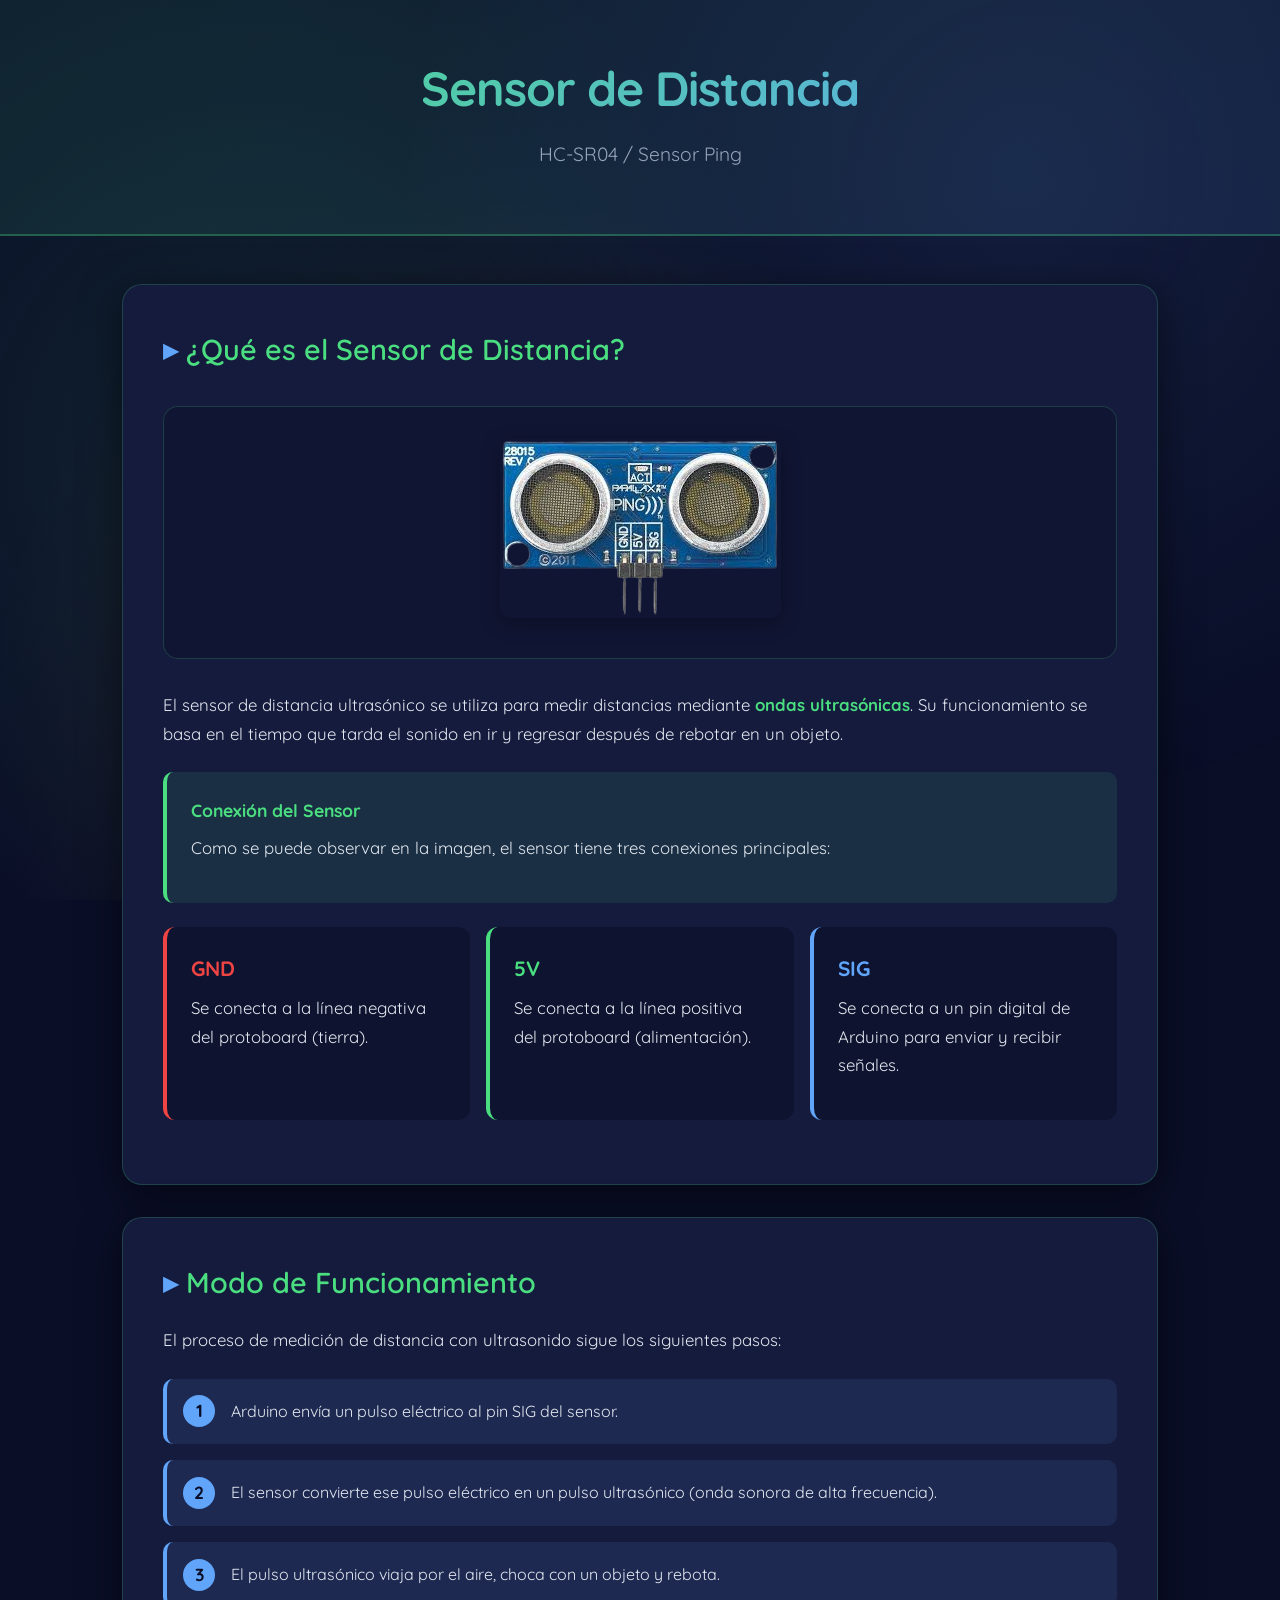
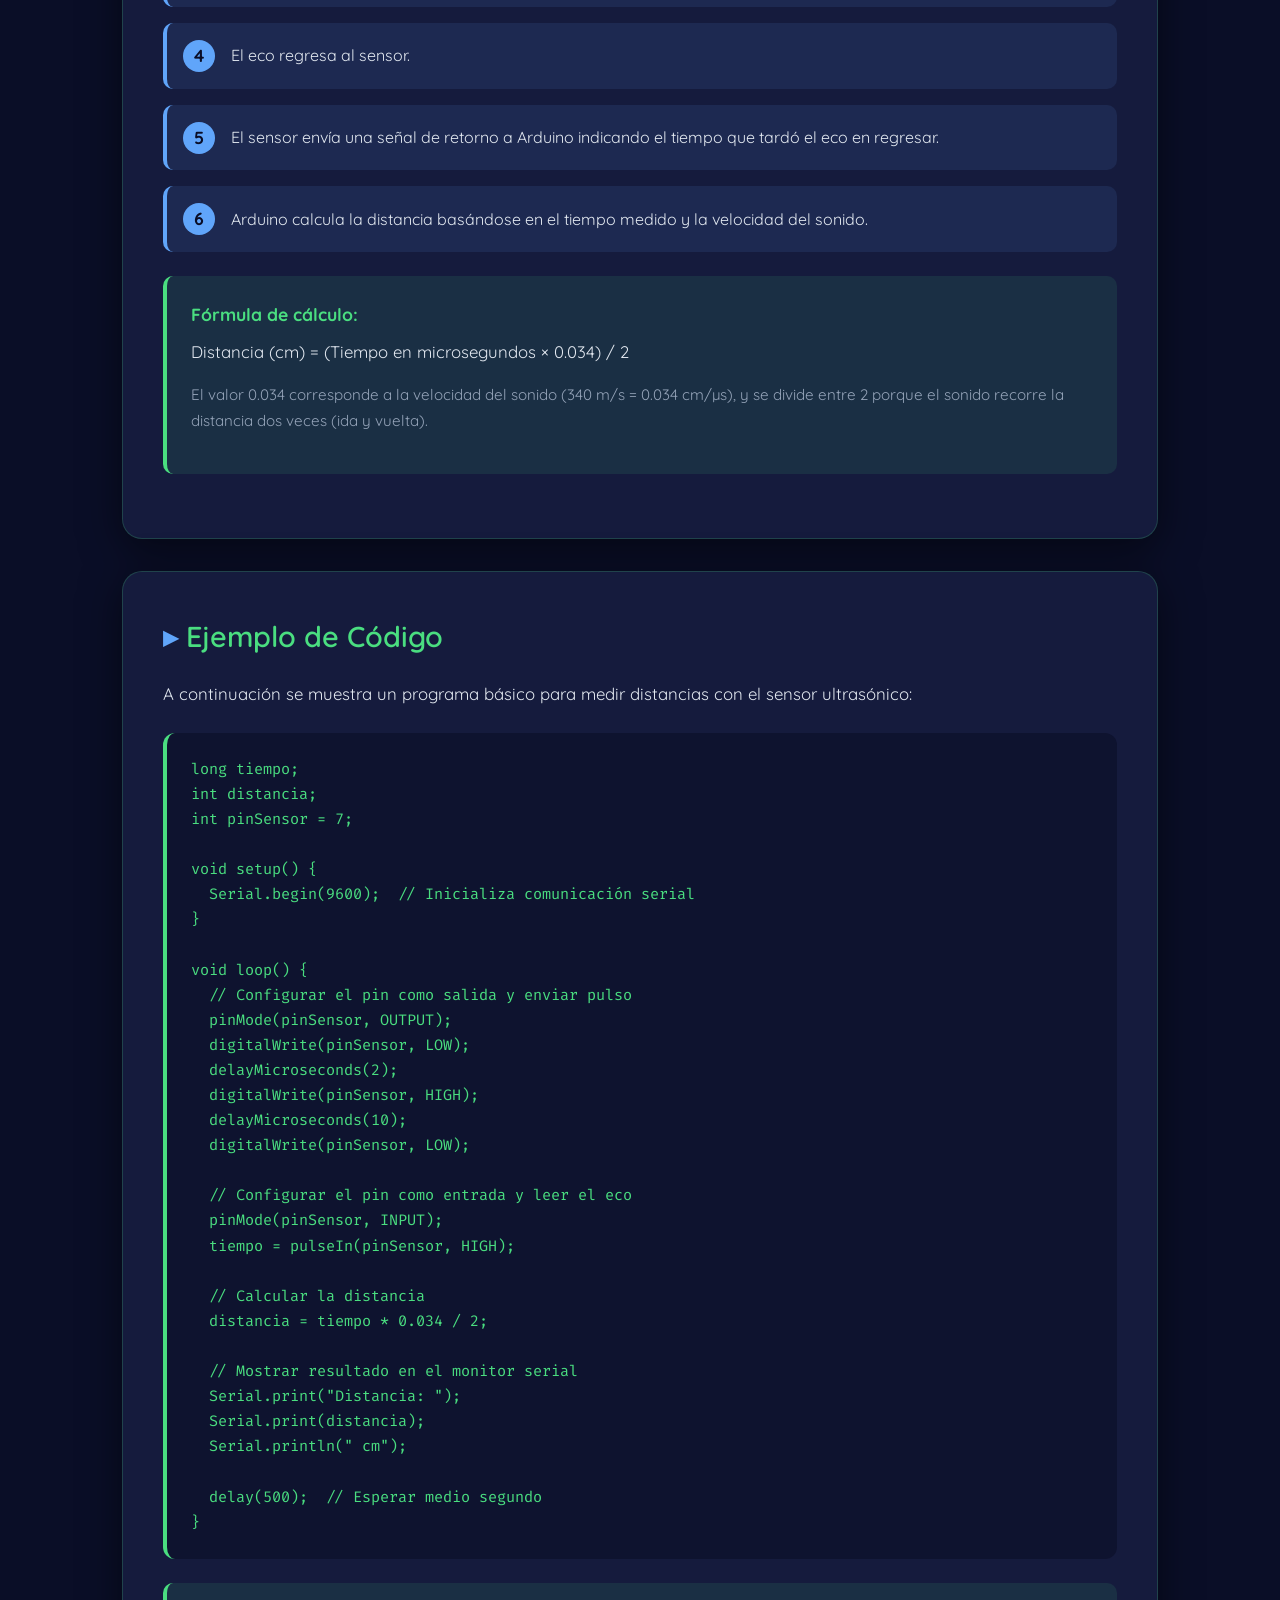
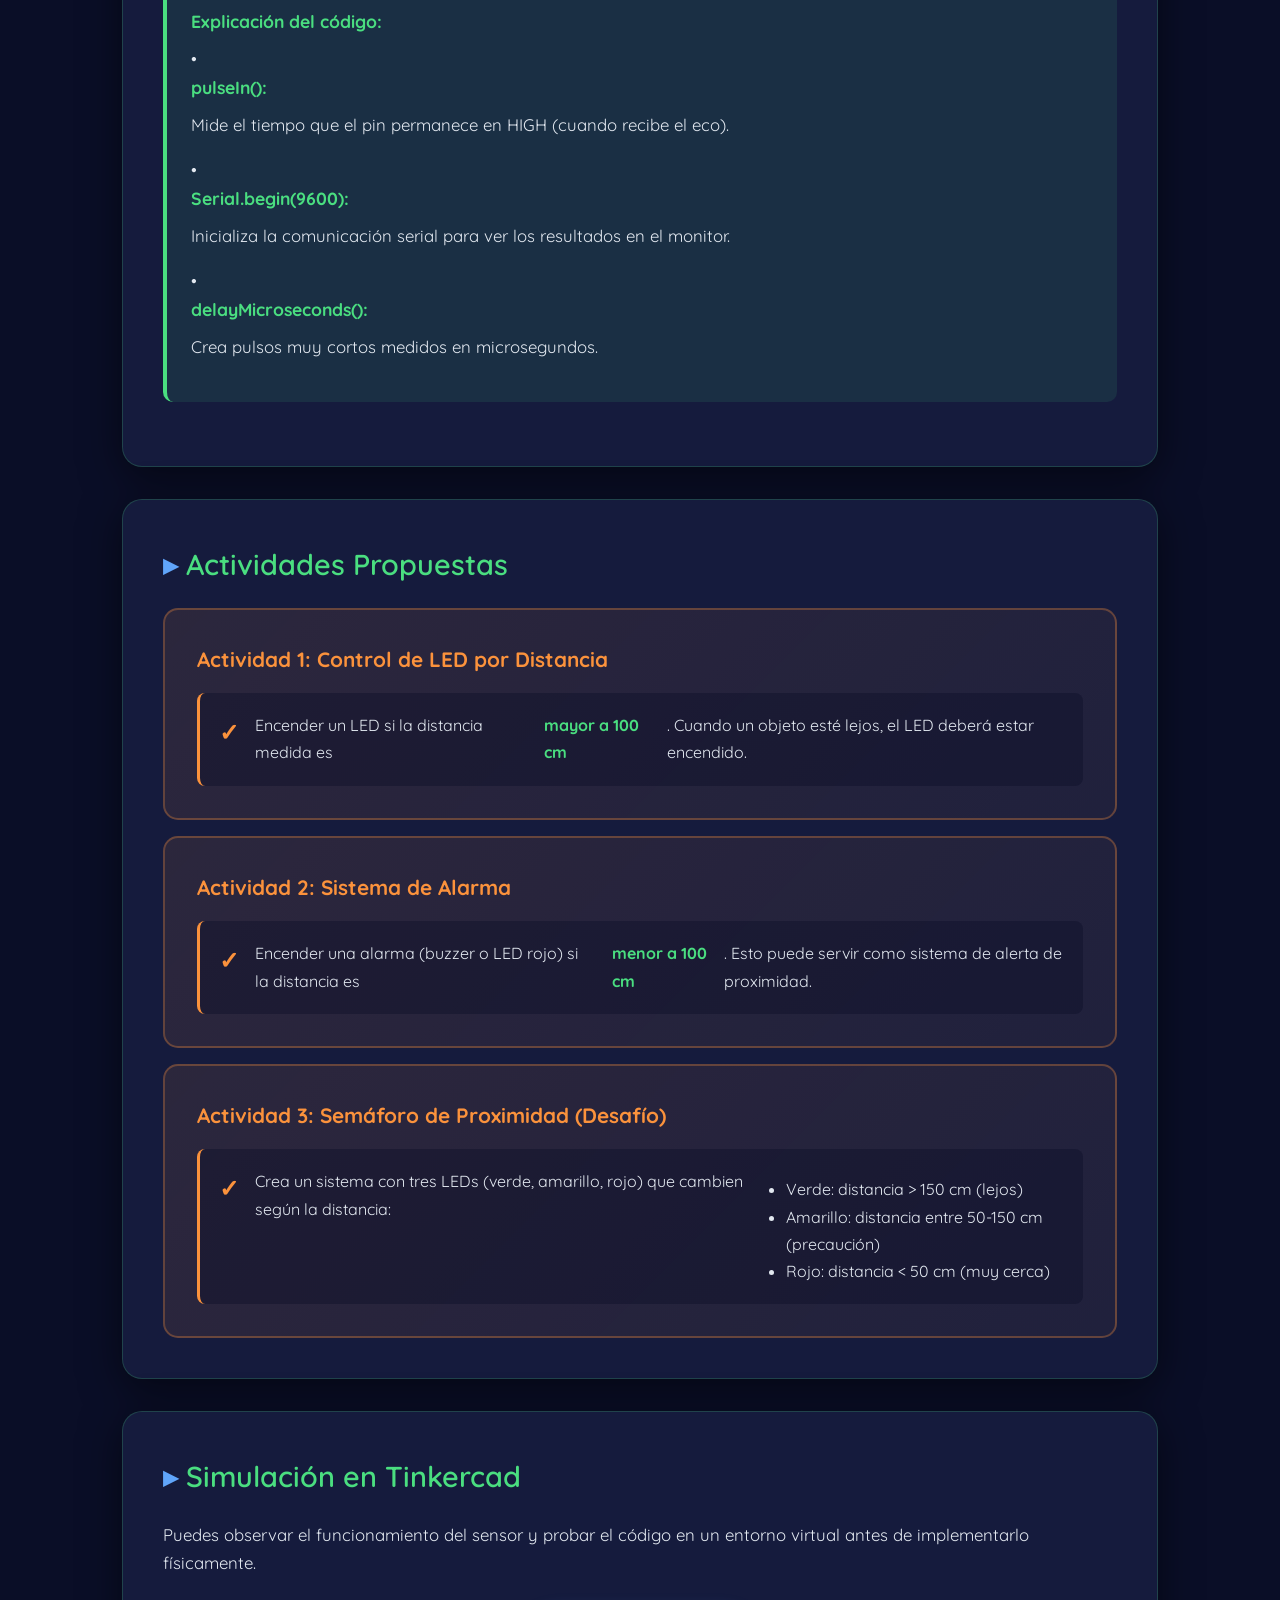
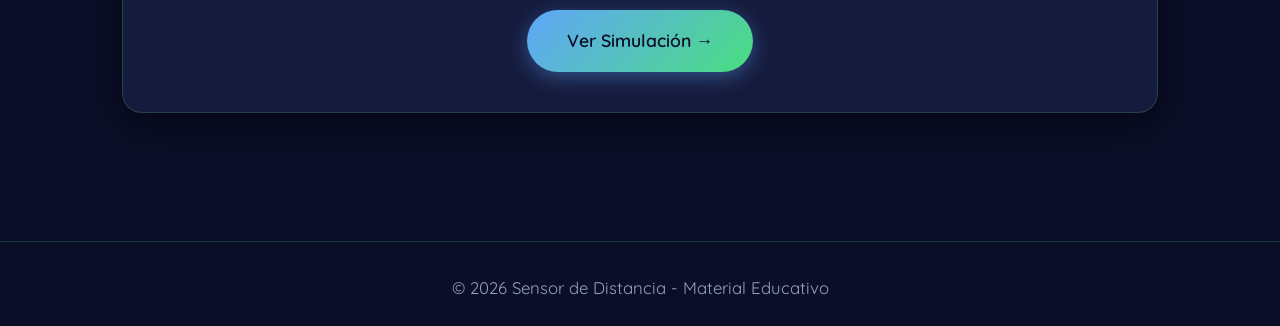
<file: contenidos/distancia.html>
<!DOCTYPE html>
<html lang="es">
  <head>
    <meta charset="UTF-8" />
    <meta name="viewport" content="width=device-width, initial-scale=1.0" />
    <title>Sensor de Distancia HC-SR04</title>
    <link rel="preconnect" href="https://fonts.googleapis.com" />
    <link rel="preconnect" href="https://fonts.gstatic.com" crossorigin />
    <link
      href="https://fonts.googleapis.com/css2?family=Quicksand:wght@400;500;600;700&family=Fira+Code:wght@400;500&display=swap"
      rel="stylesheet"
    />
    <link rel="stylesheet" href="../style/style_distancia.css">
    <link rel="icon" type="image/x-icon" href="../img/imagee.png">
  </head>
  <body>
    <header>
      <h1>Sensor de Distancia</h1>
      <p class="subtitle">HC-SR04 / Sensor Ping</p>
    </header>

    <div class="container">
      <!-- Introducción -->
      <section class="section">
        <h2>¿Qué es el Sensor de Distancia?</h2>
        
        <div class="sensor-image">
          <img src="../img/sensor_ping.png" alt="Sensor de distancia ultrasónico Ping">
        </div>

        <p>
          El sensor de distancia ultrasónico se utiliza para medir distancias mediante <strong>ondas ultrasónicas</strong>. Su funcionamiento se basa en el tiempo que tarda el sonido en ir y regresar después de rebotar en un objeto.
        </p>

        <div class="info-box">
          <strong>Conexión del Sensor</strong>
          <p>Como se puede observar en la imagen, el sensor tiene tres conexiones principales:</p>
        </div>

        <div class="pins-info">
          <div class="pin-card">
            <div class="pin-name">GND</div>
            <p>Se conecta a la línea negativa del protoboard (tierra).</p>
          </div>
          <div class="pin-card">
            <div class="pin-name">5V</div>
            <p>Se conecta a la línea positiva del protoboard (alimentación).</p>
          </div>
          <div class="pin-card">
            <div class="pin-name">SIG</div>
            <p>Se conecta a un pin digital de Arduino para enviar y recibir señales.</p>
          </div>
        </div>
      </section>

      <!-- Modo de funcionamiento -->
      <section class="section">
        <h2>Modo de Funcionamiento</h2>
        <p>
          El proceso de medición de distancia con ultrasonido sigue los siguientes pasos:
        </p>

        <div class="process-steps">
          <div class="step">
            Arduino envía un pulso eléctrico al pin SIG del sensor.
          </div>
          <div class="step">
            El sensor convierte ese pulso eléctrico en un pulso ultrasónico (onda sonora de alta frecuencia).
          </div>
          <div class="step">
            El pulso ultrasónico viaja por el aire, choca con un objeto y rebota.
          </div>
          <div class="step">
            El eco regresa al sensor.
          </div>
          <div class="step">
            El sensor envía una señal de retorno a Arduino indicando el tiempo que tardó el eco en regresar.
          </div>
          <div class="step">
            Arduino calcula la distancia basándose en el tiempo medido y la velocidad del sonido.
          </div>
        </div>

        <div class="info-box">
          <strong>Fórmula de cálculo:</strong>
          <p>Distancia (cm) = (Tiempo en microsegundos × 0.034) / 2</p>
          <p style="margin-top: 0.5rem; color: var(--color-text-dim); font-size: 0.95rem;">
            El valor 0.034 corresponde a la velocidad del sonido (340 m/s = 0.034 cm/µs), y se divide entre 2 porque el sonido recorre la distancia dos veces (ida y vuelta).
          </p>
        </div>
      </section>

      <!-- Ejemplo de código -->
      <section class="section">
        <h2>Ejemplo de Código</h2>
        <p>
          A continuación se muestra un programa básico para medir distancias con el sensor ultrasónico:
        </p>

        <pre><code>long tiempo;
int distancia;
int pinSensor = 7;

void setup() {
  Serial.begin(9600);  // Inicializa comunicación serial
}

void loop() {
  // Configurar el pin como salida y enviar pulso
  pinMode(pinSensor, OUTPUT);
  digitalWrite(pinSensor, LOW);
  delayMicroseconds(2);
  digitalWrite(pinSensor, HIGH);
  delayMicroseconds(10);
  digitalWrite(pinSensor, LOW);
  
  // Configurar el pin como entrada y leer el eco
  pinMode(pinSensor, INPUT);
  tiempo = pulseIn(pinSensor, HIGH);
  
  // Calcular la distancia
  distancia = tiempo * 0.034 / 2;
  
  // Mostrar resultado en el monitor serial
  Serial.print("Distancia: ");
  Serial.print(distancia);
  Serial.println(" cm");
  
  delay(500);  // Esperar medio segundo
}</code></pre>

        <div class="info-box">
          <strong>Explicación del código:</strong>
          <p>• <strong>pulseIn():</strong> Mide el tiempo que el pin permanece en HIGH (cuando recibe el eco).</p>
          <p>• <strong>Serial.begin(9600):</strong> Inicializa la comunicación serial para ver los resultados en el monitor.</p>
          <p>• <strong>delayMicroseconds():</strong> Crea pulsos muy cortos medidos en microsegundos.</p>
        </div>
      </section>

      <!-- Actividades -->
      <section class="section">
        <h2>Actividades Propuestas</h2>
        
        <div class="activity-box">
          <h3>Actividad 1: Control de LED por Distancia</h3>
          <div class="activity-item">
            Encender un LED si la distancia medida es <strong>mayor a 100 cm</strong>. Cuando un objeto esté lejos, el LED deberá estar encendido.
          </div>
        </div>

        <div class="activity-box">
          <h3>Actividad 2: Sistema de Alarma</h3>
          <div class="activity-item">
            Encender una alarma (buzzer o LED rojo) si la distancia es <strong>menor a 100 cm</strong>. Esto puede servir como sistema de alerta de proximidad.
          </div>
        </div>

        <div class="activity-box">
          <h3>Actividad 3: Semáforo de Proximidad (Desafío)</h3>
          <div class="activity-item">
            Crea un sistema con tres LEDs (verde, amarillo, rojo) que cambien según la distancia:
            <ul style="margin-top: 0.5rem; margin-left: 1.5rem;">
              <li>Verde: distancia > 150 cm (lejos)</li>
              <li>Amarillo: distancia entre 50-150 cm (precaución)</li>
              <li>Rojo: distancia < 50 cm (muy cerca)</li>
            </ul>
          </div>
        </div>
      </section>

      <!-- Simulación -->
      <section class="section">
        <h2>Simulación en Tinkercad</h2>
        <p>
          Puedes observar el funcionamiento del sensor y probar el código en un entorno virtual antes de implementarlo físicamente.
        </p>

        <div class="button-container">
          <a
            href="https://www.tinkercad.com/things/4bNOtCfBjQf-sensor-ping"
            target="_blank"
            class="sim-button"
          >
            Ver Simulación →
          </a>
        </div>
      </section>
    </div>

    <footer>
      <p>© 2026 Sensor de Distancia - Material Educativo</p>
    </footer>
  </body>
</html>
</file>
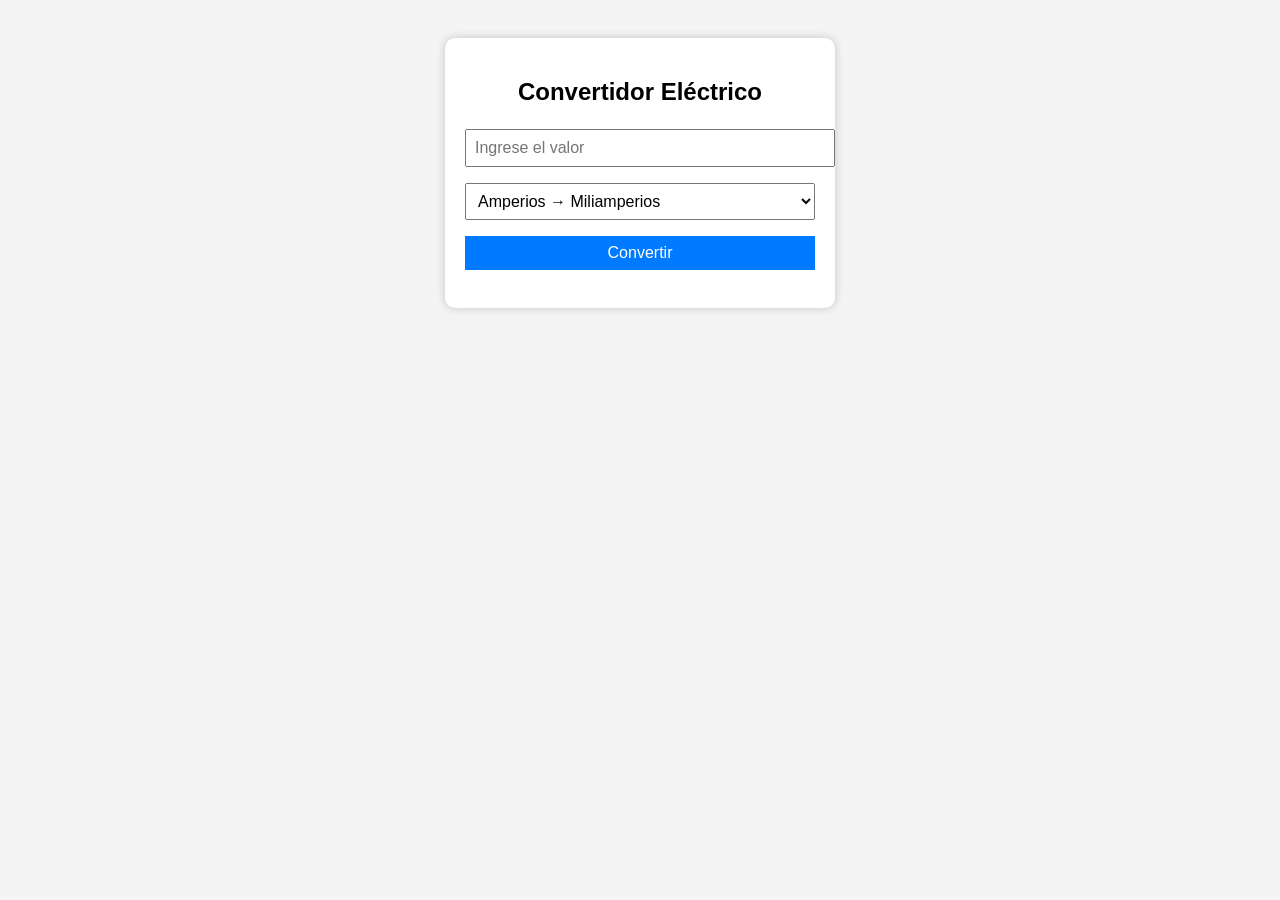
<file: contenidos/g.html>
<!DOCTYPE html>
<html lang="es">
<head>
    <meta charset="UTF-8">
    <title>Convertidor Eléctrico</title>
    <style>
        body {
            font-family: Arial, sans-serif;
            background-color: #f4f4f4;
            text-align: center;
            padding: 30px;
        }
        .container {
            background: white;
            padding: 20px;
            border-radius: 10px;
            width: 350px;
            margin: auto;
            box-shadow: 0 0 10px rgba(0,0,0,0.2);
        }
        input, select, button {
            width: 100%;
            padding: 8px;
            margin: 8px 0;
            font-size: 16px;
        }
        button {
            background-color: #007BFF;
            color: white;
            border: none;
            cursor: pointer;
        }
        button:hover {
            background-color: #0056b3;
        }
        h2 {
            margin-bottom: 15px;
        }
        #resultado {
            font-weight: bold;
            margin-top: 10px;
            color: green;
        }
    </style>
</head>
<body>

<div class="container">
    <h2>Convertidor Eléctrico</h2>

    <input type="number" id="valor" placeholder="Ingrese el valor">

    <select id="tipo">
        <option value="a_ma">Amperios → Miliamperios</option>
        <option value="ma_a">Miliamperios → Amperios</option>
        <option value="ohm_kohm">Ohmios → Kiloohmios</option>
        <option value="kohm_ohm">Kiloohmios → Ohmios</option>
    </select>

    <button onclick="convertir()">Convertir</button>

    <div id="resultado"></div>
</div>

<script>
    function convertir() {
        let valor = parseFloat(document.getElementById("valor").value);
        let tipo = document.getElementById("tipo").value;
        let resultado = 0;

        if (isNaN(valor)) {
            document.getElementById("resultado").innerText = "Ingrese un número válido";
            return;
        }

        switch (tipo) {
            case "a_ma":
                resultado = valor * 1000;
                document.getElementById("resultado").innerText = valor + " A = " + resultado + " mA";
                break;

            case "ma_a":
                resultado = valor / 1000;
                document.getElementById("resultado").innerText = valor + " mA = " + resultado + " A";
                break;

            case "ohm_kohm":
                resultado = valor / 1000;
                document.getElementById("resultado").innerText = valor + " Ω = " + resultado + " kΩ";
                break;

            case "kohm_ohm":
                resultado = valor * 1000;
                document.getElementById("resultado").innerText = valor + " kΩ = " + resultado + " Ω";
                break;
        }
    }
</script>

</body>
</html>
</file>
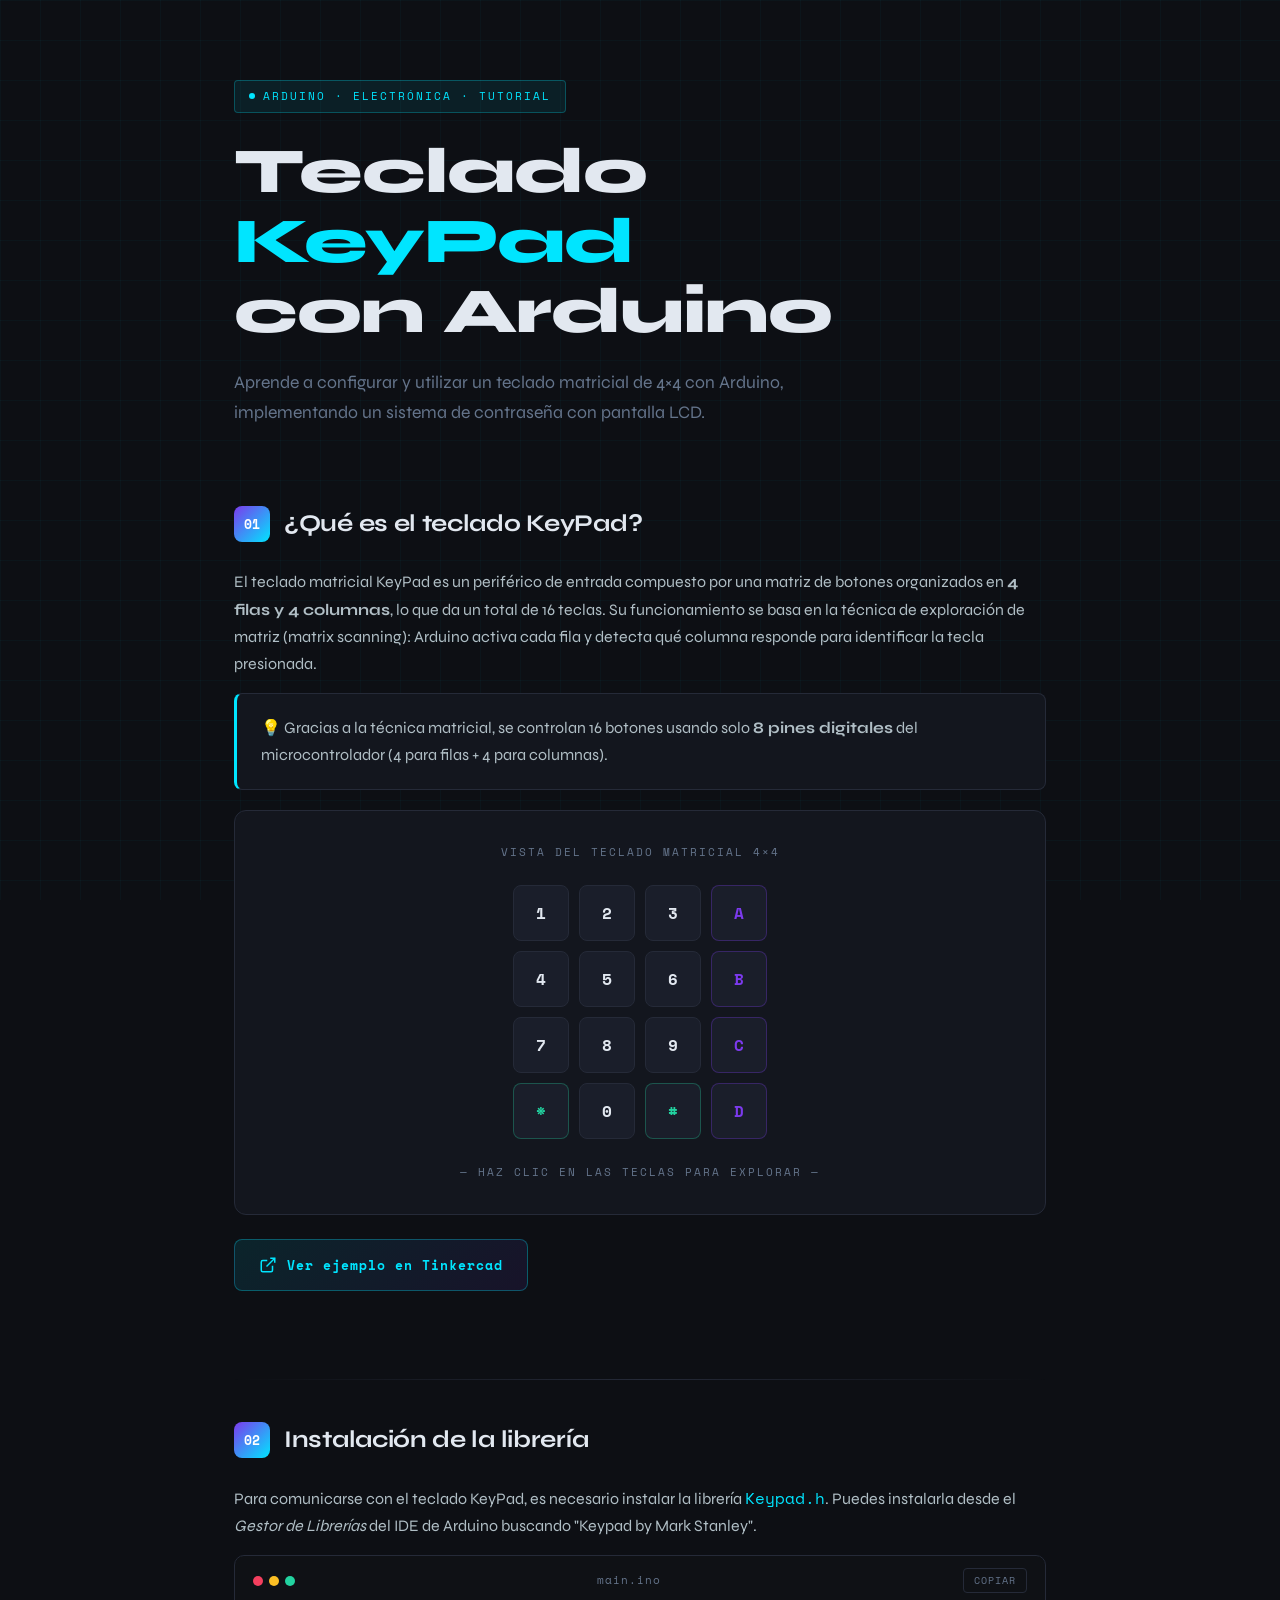
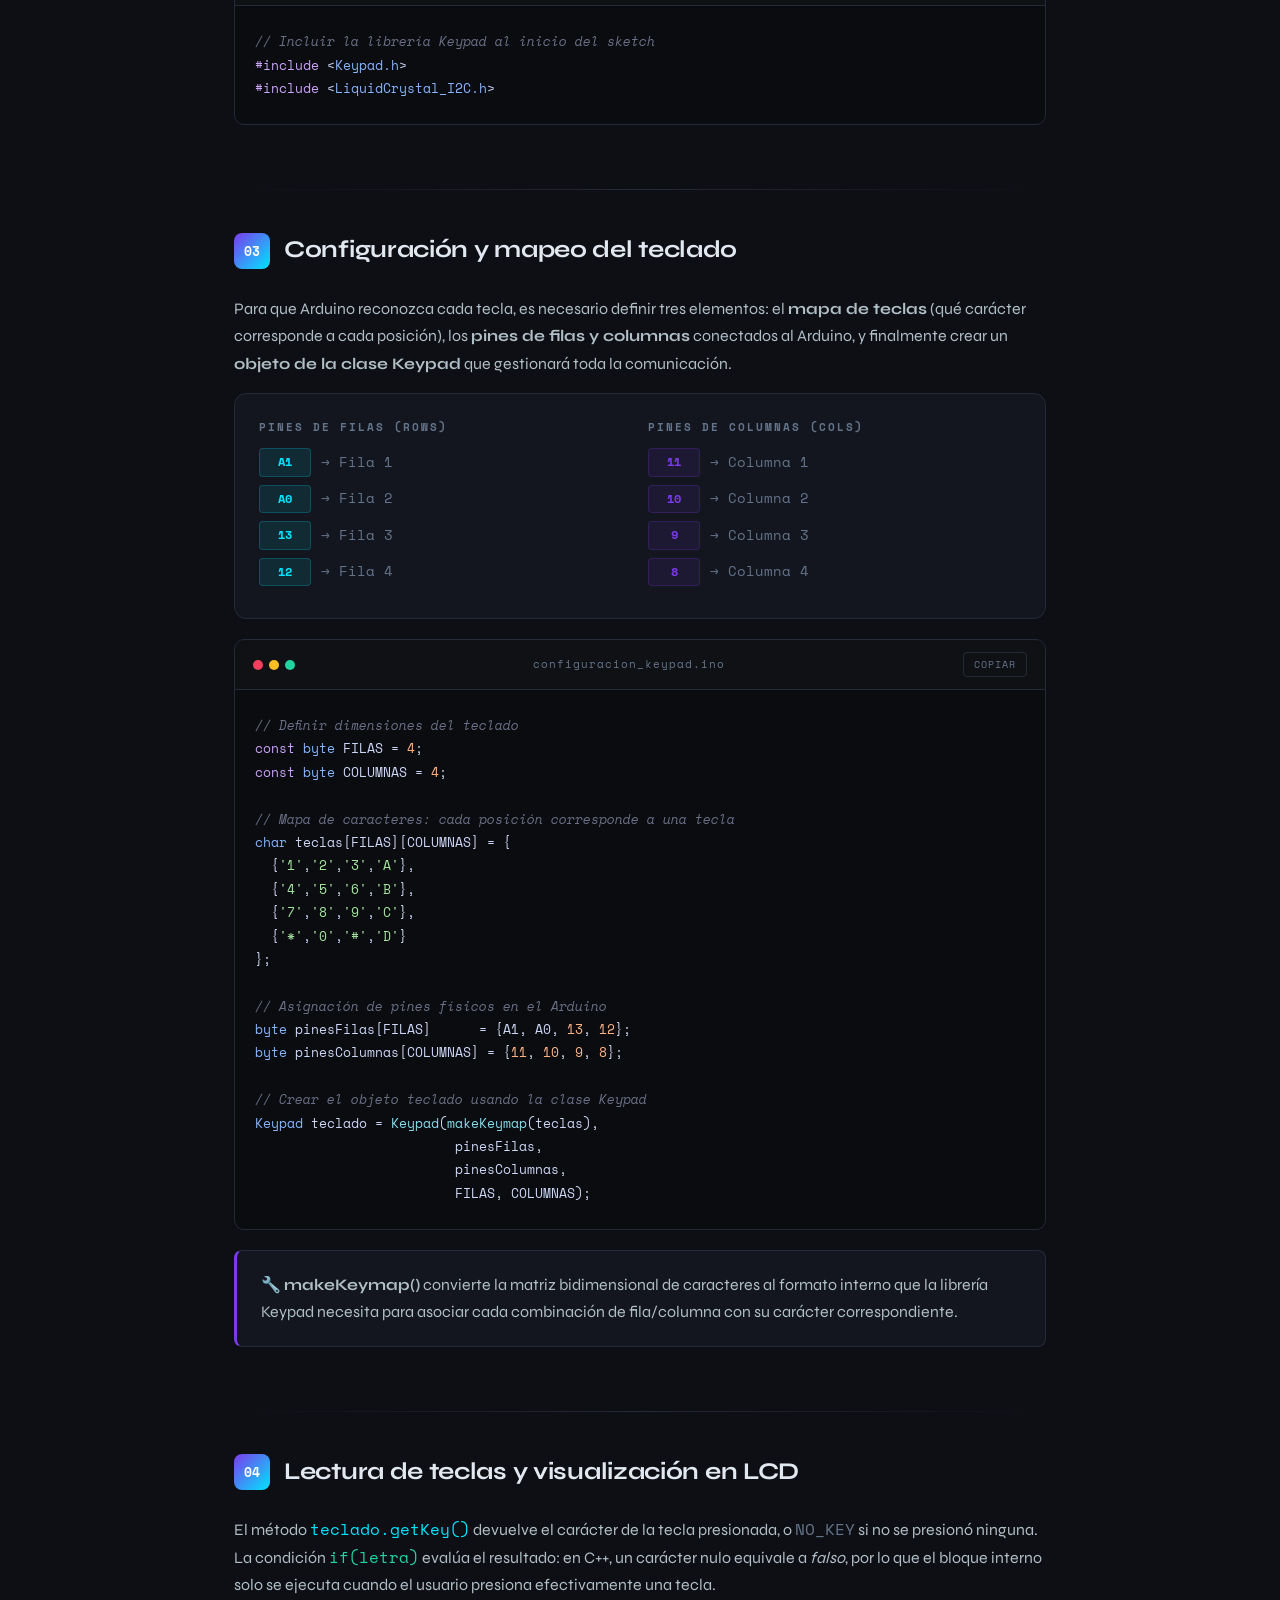
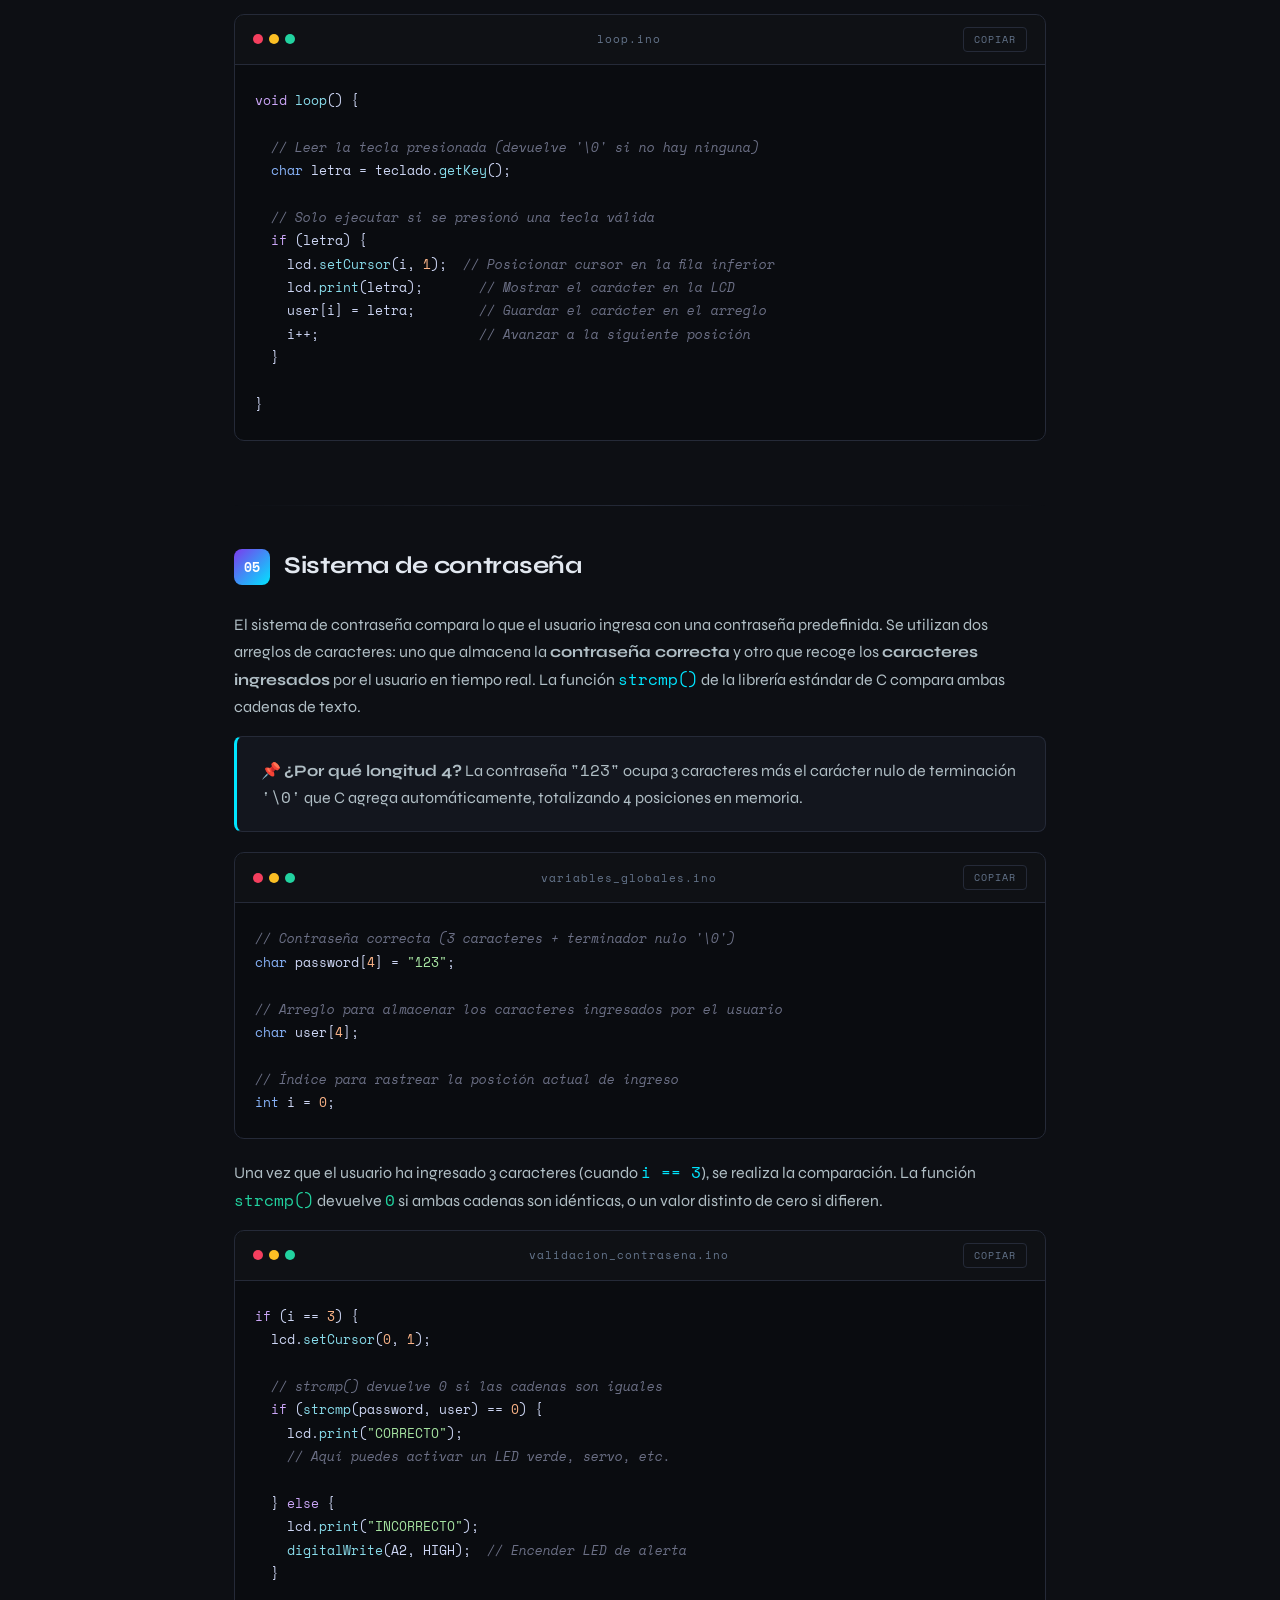
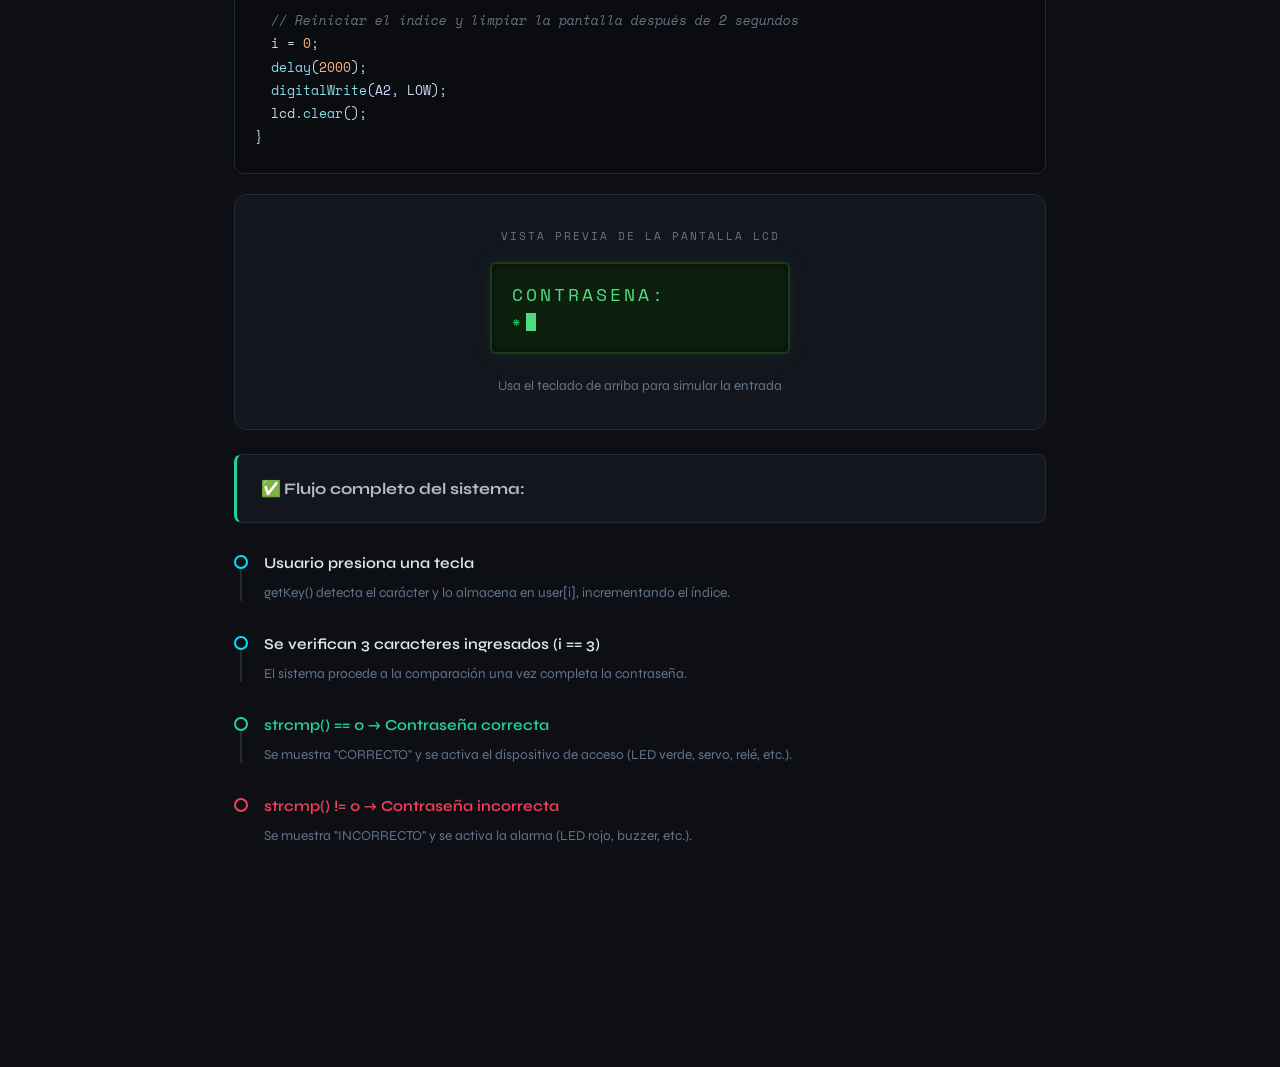
<file: contenidos/keypad.html>
<!DOCTYPE html>
<html lang="es">
<head>
<meta charset="UTF-8">
<meta name="viewport" content="width=device-width, initial-scale=1.0">
<title>KeyPad con Arduino — Tutorial</title>
<link href="https://fonts.googleapis.com/css2?family=Space+Mono:wght@400;700&family=Syne:wght@400;600;800&display=swap" rel="stylesheet">
<link rel="stylesheet" href="../style/style_keypad.css">
<link rel="stylesheet" href="../img/imagee.png">
</head>
<body>
<main>
  <div class="hero">
    <div class="badge">Arduino · Electrónica · Tutorial</div>
    <h1>Teclado <span>KeyPad</span><br>con Arduino</h1>
    <p class="hero-desc">Aprende a configurar y utilizar un teclado matricial de 4×4 con Arduino, implementando un sistema de contraseña con pantalla LCD.</p>
  </div>

  <div class="container">

    <!-- Sección 1: Introducción -->
    <div class="section">
      <div class="section-header">
        <div class="step-num">01</div>
        <h2>¿Qué es el teclado KeyPad?</h2>
      </div>

      <p>El teclado matricial KeyPad es un periférico de entrada compuesto por una matriz de botones organizados en <strong>4 filas y 4 columnas</strong>, lo que da un total de 16 teclas. Su funcionamiento se basa en la técnica de exploración de matriz (matrix scanning): Arduino activa cada fila y detecta qué columna responde para identificar la tecla presionada.</p>

      <div class="info-card">
        <p>💡 Gracias a la técnica matricial, se controlan 16 botones usando solo <strong>8 pines digitales</strong> del microcontrolador (4 para filas + 4 para columnas).</p>
      </div>

      <div class="keypad-visual">
        <span class="keypad-label">Vista del teclado matricial 4×4</span>
        <div class="keypad-grid">
          <div class="key">1</div><div class="key">2</div><div class="key">3</div><div class="key letter">A</div>
          <div class="key">4</div><div class="key">5</div><div class="key">6</div><div class="key letter">B</div>
          <div class="key">7</div><div class="key">8</div><div class="key">9</div><div class="key letter">C</div>
          <div class="key special">*</div><div class="key">0</div><div class="key special">#</div><div class="key letter">D</div>
        </div>
        <span class="keypad-label">— Haz clic en las teclas para explorar —</span>
      </div>

      <a href="#" class="tinkercad-link">
        <svg viewBox="0 0 24 24" fill="none" stroke="currentColor" stroke-width="2"><path d="M18 13v6a2 2 0 01-2 2H5a2 2 0 01-2-2V8a2 2 0 012-2h6"/><polyline points="15 3 21 3 21 9"/><line x1="10" y1="14" x2="21" y2="3"/></svg>
        Ver ejemplo en Tinkercad
      </a>
    </div>

    <div class="divider"></div>

    <!-- Sección 2: Librería -->
    <div class="section">
      <div class="section-header">
        <div class="step-num">02</div>
        <h2>Instalación de la librería</h2>
      </div>

      <p>Para comunicarse con el teclado KeyPad, es necesario instalar la librería <code style="color:var(--accent);font-family:'Space Mono',monospace;">Keypad.h</code>. Puedes instalarla desde el <em>Gestor de Librerías</em> del IDE de Arduino buscando "Keypad by Mark Stanley".</p>

      <div class="code-block">
        <div class="code-header">
          <div class="code-dots"><span></span><span></span><span></span></div>
          <span class="code-title">main.ino</span>
          <button class="copy-btn" onclick="copyCode(this)">COPIAR</button>
        </div>
        <pre><span class="cm">// Incluir la librería Keypad al inicio del sketch</span>
<span class="kw">#include</span> &lt;<span class="tp">Keypad.h</span>&gt;
<span class="kw">#include</span> &lt;<span class="tp">LiquidCrystal_I2C.h</span>&gt;</pre>
      </div>
    </div>

    <div class="divider"></div>

    <!-- Sección 3: Mapeo -->
    <div class="section">
      <div class="section-header">
        <div class="step-num">03</div>
        <h2>Configuración y mapeo del teclado</h2>
      </div>

      <p>Para que Arduino reconozca cada tecla, es necesario definir tres elementos: el <strong>mapa de teclas</strong> (qué carácter corresponde a cada posición), los <strong>pines de filas y columnas</strong> conectados al Arduino, y finalmente crear un <strong>objeto de la clase Keypad</strong> que gestionará toda la comunicación.</p>

      <div class="pins-diagram">
        <div class="pin-group">
          <h3>Pines de Filas (ROWS)</h3>
          <div class="pin-item"><span class="pin-badge row">A1</span><span class="pin-label">→ Fila 1</span></div>
          <div class="pin-item"><span class="pin-badge row">A0</span><span class="pin-label">→ Fila 2</span></div>
          <div class="pin-item"><span class="pin-badge row">13</span><span class="pin-label">→ Fila 3</span></div>
          <div class="pin-item"><span class="pin-badge row">12</span><span class="pin-label">→ Fila 4</span></div>
        </div>
        <div class="pin-group">
          <h3>Pines de Columnas (COLS)</h3>
          <div class="pin-item"><span class="pin-badge col">11</span><span class="pin-label">→ Columna 1</span></div>
          <div class="pin-item"><span class="pin-badge col">10</span><span class="pin-label">→ Columna 2</span></div>
          <div class="pin-item"><span class="pin-badge col">9</span> <span class="pin-label">→ Columna 3</span></div>
          <div class="pin-item"><span class="pin-badge col">8</span> <span class="pin-label">→ Columna 4</span></div>
        </div>
      </div>

      <div class="code-block">
        <div class="code-header">
          <div class="code-dots"><span></span><span></span><span></span></div>
          <span class="code-title">configuracion_keypad.ino</span>
          <button class="copy-btn" onclick="copyCode(this)">COPIAR</button>
        </div>
        <pre><span class="cm">// Definir dimensiones del teclado</span>
<span class="kw">const</span> <span class="tp">byte</span> FILAS = <span class="num">4</span>;
<span class="kw">const</span> <span class="tp">byte</span> COLUMNAS = <span class="num">4</span>;

<span class="cm">// Mapa de caracteres: cada posición corresponde a una tecla</span>
<span class="tp">char</span> teclas[FILAS][COLUMNAS] = {
  {<span class="str">'1'</span>,<span class="str">'2'</span>,<span class="str">'3'</span>,<span class="str">'A'</span>},
  {<span class="str">'4'</span>,<span class="str">'5'</span>,<span class="str">'6'</span>,<span class="str">'B'</span>},
  {<span class="str">'7'</span>,<span class="str">'8'</span>,<span class="str">'9'</span>,<span class="str">'C'</span>},
  {<span class="str">'*'</span>,<span class="str">'0'</span>,<span class="str">'#'</span>,<span class="str">'D'</span>}
};

<span class="cm">// Asignación de pines físicos en el Arduino</span>
<span class="tp">byte</span> pinesFilas[FILAS]      = {A1, A0, <span class="num">13</span>, <span class="num">12</span>};
<span class="tp">byte</span> pinesColumnas[COLUMNAS] = {<span class="num">11</span>, <span class="num">10</span>, <span class="num">9</span>, <span class="num">8</span>};

<span class="cm">// Crear el objeto teclado usando la clase Keypad</span>
<span class="tp">Keypad</span> teclado = <span class="fn">Keypad</span>(<span class="fn">makeKeymap</span>(teclas),
                         pinesFilas,
                         pinesColumnas,
                         FILAS, COLUMNAS);</pre>
      </div>

      <div class="info-card purple">
        <p>🔧 <strong>makeKeymap()</strong> convierte la matriz bidimensional de caracteres al formato interno que la librería Keypad necesita para asociar cada combinación de fila/columna con su carácter correspondiente.</p>
      </div>
    </div>

    <div class="divider"></div>

    <!-- Sección 4: Lectura de teclas -->
    <div class="section">
      <div class="section-header">
        <div class="step-num">04</div>
        <h2>Lectura de teclas y visualización en LCD</h2>
      </div>

      <p>El método <code style="color:var(--accent);font-family:'Space Mono',monospace;">teclado.getKey()</code> devuelve el carácter de la tecla presionada, o <code style="color:var(--muted);font-family:'Space Mono',monospace;">NO_KEY</code> si no se presionó ninguna. La condición <code style="color:var(--accent3);font-family:'Space Mono',monospace;">if(letra)</code> evalúa el resultado: en C++, un carácter nulo equivale a <em>falso</em>, por lo que el bloque interno solo se ejecuta cuando el usuario presiona efectivamente una tecla.</p>

      <div class="code-block">
        <div class="code-header">
          <div class="code-dots"><span></span><span></span><span></span></div>
          <span class="code-title">loop.ino</span>
          <button class="copy-btn" onclick="copyCode(this)">COPIAR</button>
        </div>
        <pre><span class="kw">void</span> <span class="fn">loop</span>() {

  <span class="cm">// Leer la tecla presionada (devuelve '\0' si no hay ninguna)</span>
  <span class="tp">char</span> letra = teclado.<span class="fn">getKey</span>();

  <span class="cm">// Solo ejecutar si se presionó una tecla válida</span>
  <span class="kw">if</span> (letra) {
    lcd.<span class="fn">setCursor</span>(i, <span class="num">1</span>);  <span class="cm">// Posicionar cursor en la fila inferior</span>
    lcd.<span class="fn">print</span>(letra);       <span class="cm">// Mostrar el carácter en la LCD</span>
    user[i] = letra;        <span class="cm">// Guardar el carácter en el arreglo</span>
    i++;                    <span class="cm">// Avanzar a la siguiente posición</span>
  }

}</pre>
      </div>
    </div>

    <div class="divider"></div>

    <!-- Sección 5: Sistema de contraseña -->
    <div class="section">
      <div class="section-header">
        <div class="step-num">05</div>
        <h2>Sistema de contraseña</h2>
      </div>

      <p>El sistema de contraseña compara lo que el usuario ingresa con una contraseña predefinida. Se utilizan dos arreglos de caracteres: uno que almacena la <strong>contraseña correcta</strong> y otro que recoge los <strong>caracteres ingresados</strong> por el usuario en tiempo real. La función <code style="color:var(--accent);font-family:'Space Mono',monospace;">strcmp()</code> de la librería estándar de C compara ambas cadenas de texto.</p>

      <div class="info-card">
        <p>📌 <strong>¿Por qué longitud 4?</strong> La contraseña <code style="font-family:'Space Mono',monospace;">"123"</code> ocupa 3 caracteres más el carácter nulo de terminación <code style="font-family:'Space Mono',monospace;">'\0'</code> que C agrega automáticamente, totalizando 4 posiciones en memoria.</p>
      </div>

      <div class="code-block">
        <div class="code-header">
          <div class="code-dots"><span></span><span></span><span></span></div>
          <span class="code-title">variables_globales.ino</span>
          <button class="copy-btn" onclick="copyCode(this)">COPIAR</button>
        </div>
        <pre><span class="cm">// Contraseña correcta (3 caracteres + terminador nulo '\0')</span>
<span class="tp">char</span> password[<span class="num">4</span>] = <span class="str">"123"</span>;

<span class="cm">// Arreglo para almacenar los caracteres ingresados por el usuario</span>
<span class="tp">char</span> user[<span class="num">4</span>];

<span class="cm">// Índice para rastrear la posición actual de ingreso</span>
<span class="tp">int</span> i = <span class="num">0</span>;</pre>
      </div>

      <p>Una vez que el usuario ha ingresado 3 caracteres (cuando <code style="color:var(--accent);font-family:'Space Mono',monospace;">i == 3</code>), se realiza la comparación. La función <code style="color:var(--accent3);font-family:'Space Mono',monospace;">strcmp()</code> devuelve <code style="color:var(--accent3);font-family:'Space Mono',monospace;">0</code> si ambas cadenas son idénticas, o un valor distinto de cero si difieren.</p>

      <div class="code-block">
        <div class="code-header">
          <div class="code-dots"><span></span><span></span><span></span></div>
          <span class="code-title">validacion_contrasena.ino</span>
          <button class="copy-btn" onclick="copyCode(this)">COPIAR</button>
        </div>
        <pre><span class="kw">if</span> (i == <span class="num">3</span>) {
  lcd.<span class="fn">setCursor</span>(<span class="num">0</span>, <span class="num">1</span>);

  <span class="cm">// strcmp() devuelve 0 si las cadenas son iguales</span>
  <span class="kw">if</span> (<span class="fn">strcmp</span>(password, user) == <span class="num">0</span>) {
    lcd.<span class="fn">print</span>(<span class="str">"CORRECTO"</span>);
    <span class="cm">// Aquí puedes activar un LED verde, servo, etc.</span>

  } <span class="kw">else</span> {
    lcd.<span class="fn">print</span>(<span class="str">"INCORRECTO"</span>);
    <span class="fn">digitalWrite</span>(A2, HIGH);  <span class="cm">// Encender LED de alerta</span>
  }

  <span class="cm">// Reiniciar el índice y limpiar la pantalla después de 2 segundos</span>
  i = <span class="num">0</span>;
  <span class="fn">delay</span>(<span class="num">2000</span>);
  <span class="fn">digitalWrite</span>(A2, LOW);
  lcd.<span class="fn">clear</span>();
}</pre>
      </div>

      <!-- Simulación LCD -->
      <div class="demo-card">
        <p style="font-family:'Space Mono',monospace;font-size:11px;letter-spacing:2px;text-transform:uppercase;color:var(--muted);margin-bottom:16px;">Vista previa de la pantalla LCD</p>
        <div class="lcd-screen">
          <div class="lcd-row top">CONTRASENA:</div>
          <div class="lcd-row bot" id="lcdDisplay">*<span class="cursor-blink"></span></div>
        </div>
        <p style="font-size:0.85rem;color:var(--muted);margin:0;">Usa el teclado de arriba para simular la entrada</p>
      </div>

      <!-- Flujo de lógica -->
      <div class="info-card success">
        <p>✅ <strong>Flujo completo del sistema:</strong></p>
      </div>

      <div class="flow">
        <div class="flow-item">
          <div class="flow-line">
            <div class="flow-dot"></div>
            <div class="flow-connector"></div>
          </div>
          <div class="flow-content">
            <h4>Usuario presiona una tecla</h4>
            <p>getKey() detecta el carácter y lo almacena en user[i], incrementando el índice.</p>
          </div>
        </div>
        <div class="flow-item">
          <div class="flow-line">
            <div class="flow-dot"></div>
            <div class="flow-connector"></div>
          </div>
          <div class="flow-content">
            <h4>Se verifican 3 caracteres ingresados (i == 3)</h4>
            <p>El sistema procede a la comparación una vez completa la contraseña.</p>
          </div>
        </div>
        <div class="flow-item">
          <div class="flow-line">
            <div class="flow-dot success"></div>
            <div class="flow-connector"></div>
          </div>
          <div class="flow-content">
            <h4 style="color:var(--success)">strcmp() == 0 → Contraseña correcta</h4>
            <p>Se muestra "CORRECTO" y se activa el dispositivo de acceso (LED verde, servo, relé, etc.).</p>
          </div>
        </div>
        <div class="flow-item">
          <div class="flow-line">
            <div class="flow-dot danger"></div>
          </div>
          <div class="flow-content">
            <h4 style="color:var(--danger)">strcmp() != 0 → Contraseña incorrecta</h4>
            <p>Se muestra "INCORRECTO" y se activa la alarma (LED rojo, buzzer, etc.).</p>
          </div>
        </div>
      </div>
    </div>

  </div>
</main>

<script>
  // Interactive keypad demo
  const keys = document.querySelectorAll('.key');
  const lcdDisplay = document.getElementById('lcdDisplay');
  let inputChars = [];

  const password = "123";

  keys.forEach(key => {
    key.addEventListener('click', function() {
      const char = this.textContent.trim();

      // Visual feedback
      this.style.background = 'rgba(0,229,255,0.15)';
      this.style.borderColor = 'var(--accent)';
      setTimeout(() => {
        this.style.background = '';
        this.style.borderColor = '';
      }, 200);

      if (inputChars.length < 3) {
        inputChars.push(char);
        const display = '*'.repeat(inputChars.length);
        lcdDisplay.innerHTML = display + '<span class="cursor-blink"></span>';
      }

      if (inputChars.length === 3) {
        const entered = inputChars.join('');
        setTimeout(() => {
          if (entered === password) {
            lcdDisplay.innerHTML = '<span style="color:#4ade80">CORRECTO ✓</span>';
          } else {
            lcdDisplay.innerHTML = '<span style="color:#f87171">INCORRECTO ✗</span>';
          }
          setTimeout(() => {
            inputChars = [];
            lcdDisplay.innerHTML = '<span class="cursor-blink"></span>';
          }, 2000);
        }, 300);
      }
    });
  });

  // Copy button functionality
  function copyCode(btn) {
    const pre = btn.closest('.code-block').querySelector('pre');
    const text = pre.innerText;
    navigator.clipboard.writeText(text).then(() => {
      btn.textContent = '¡COPIADO!';
      btn.style.color = 'var(--success)';
      btn.style.borderColor = 'var(--success)';
      setTimeout(() => {
        btn.textContent = 'COPIAR';
        btn.style.color = '';
        btn.style.borderColor = '';
      }, 2000);
    });
  }
</script>
</body>
</html>
</file>
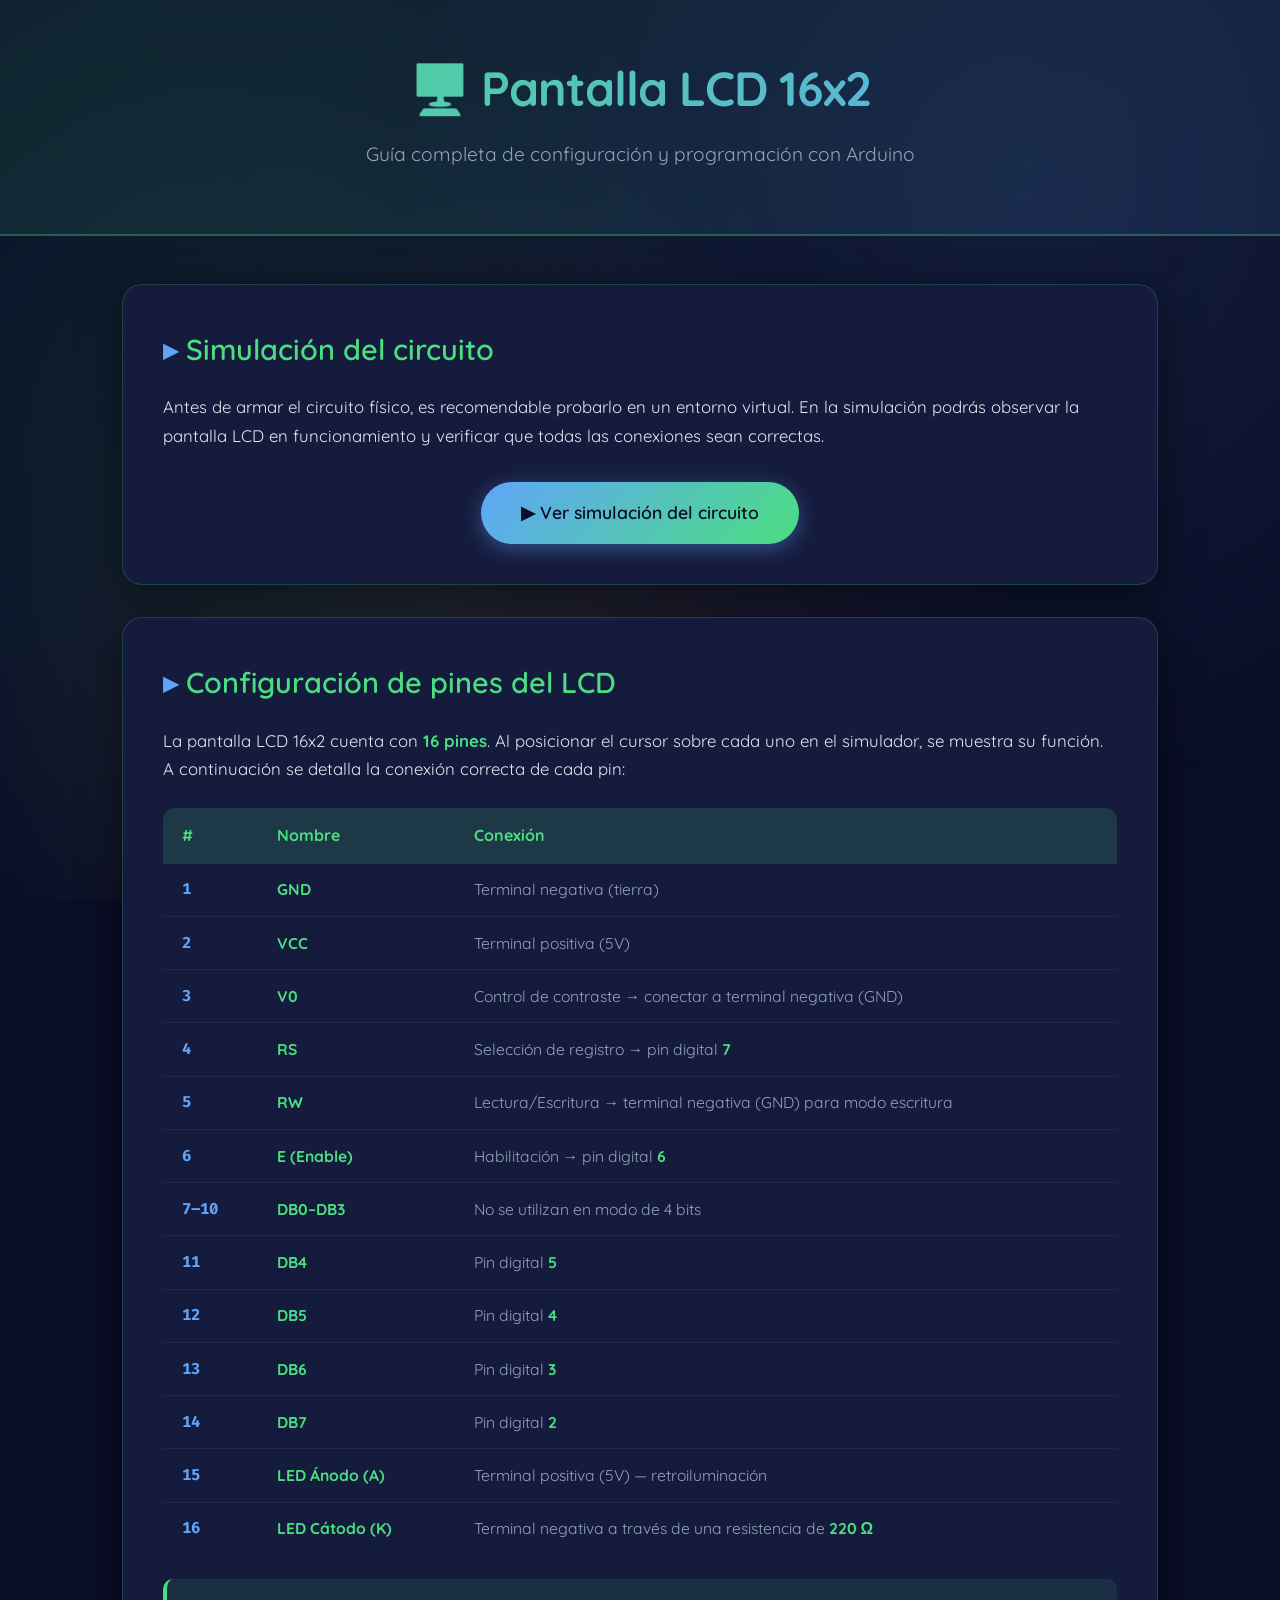
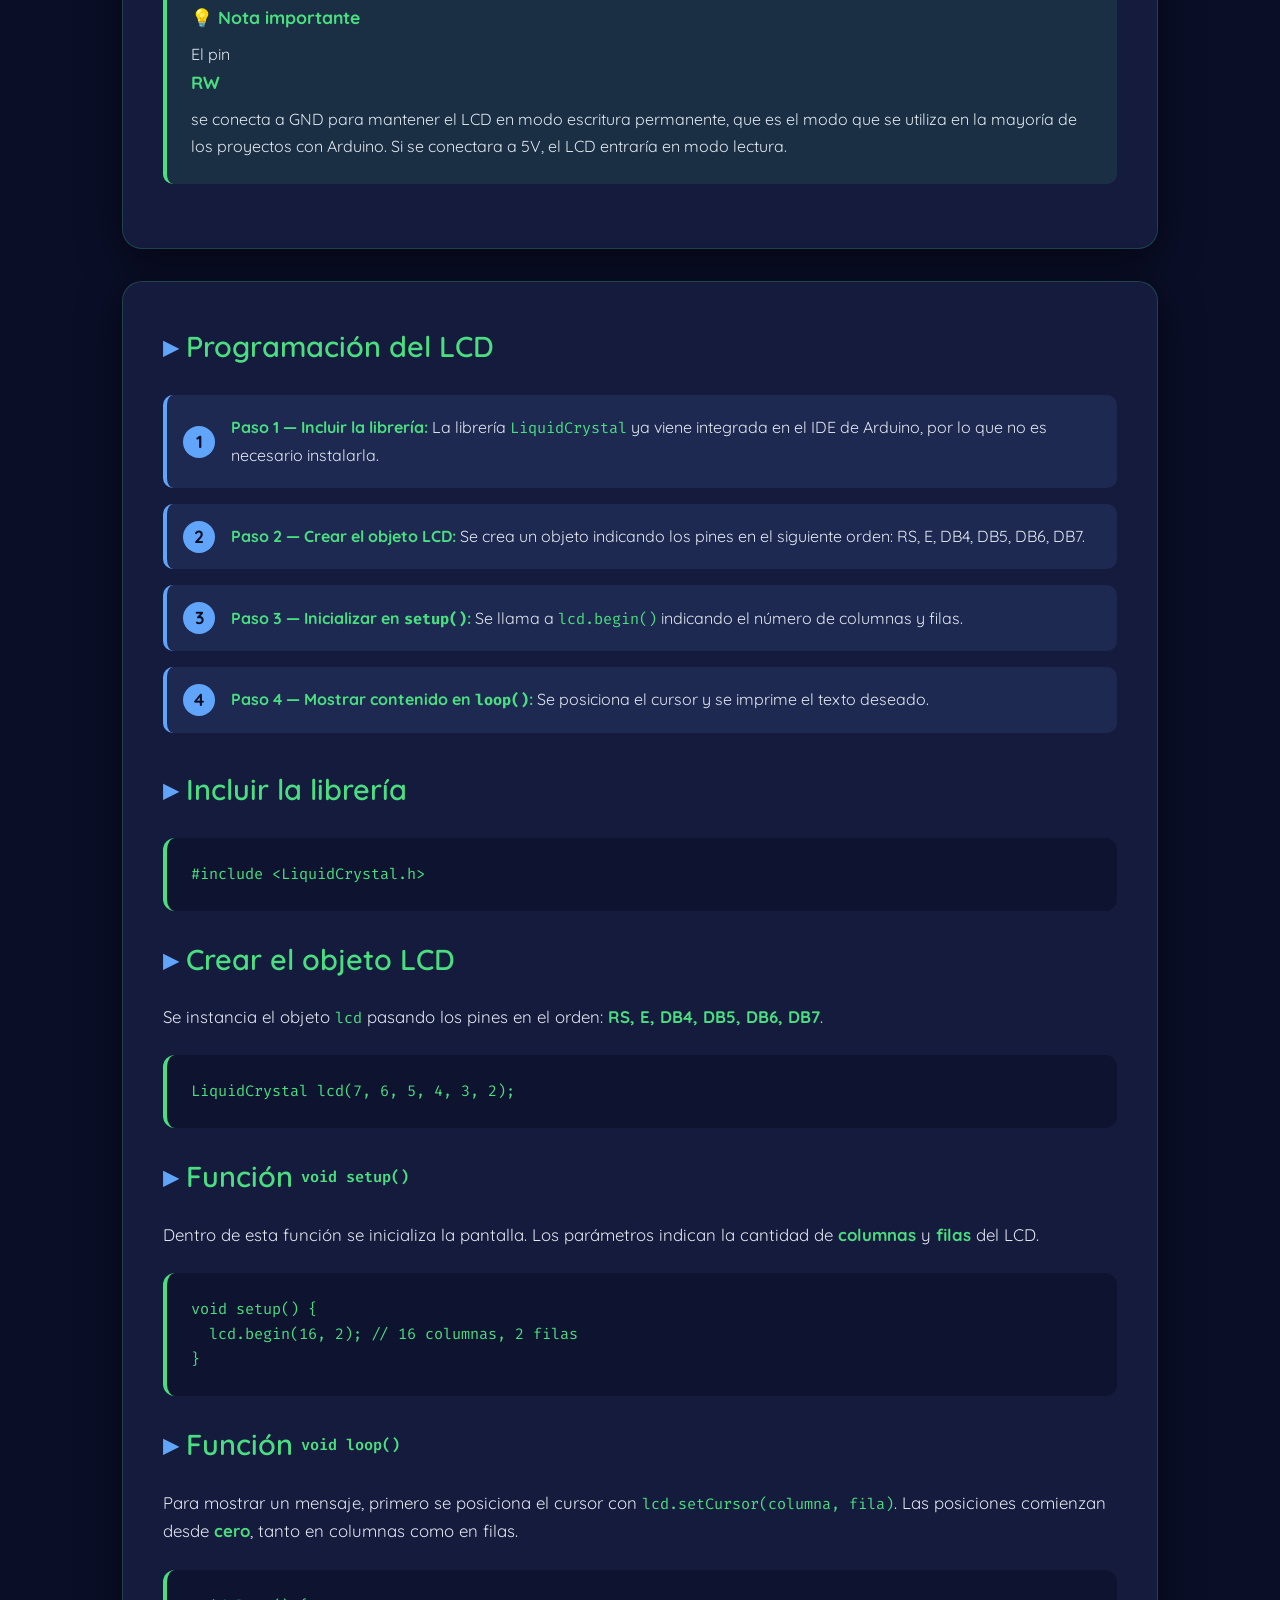
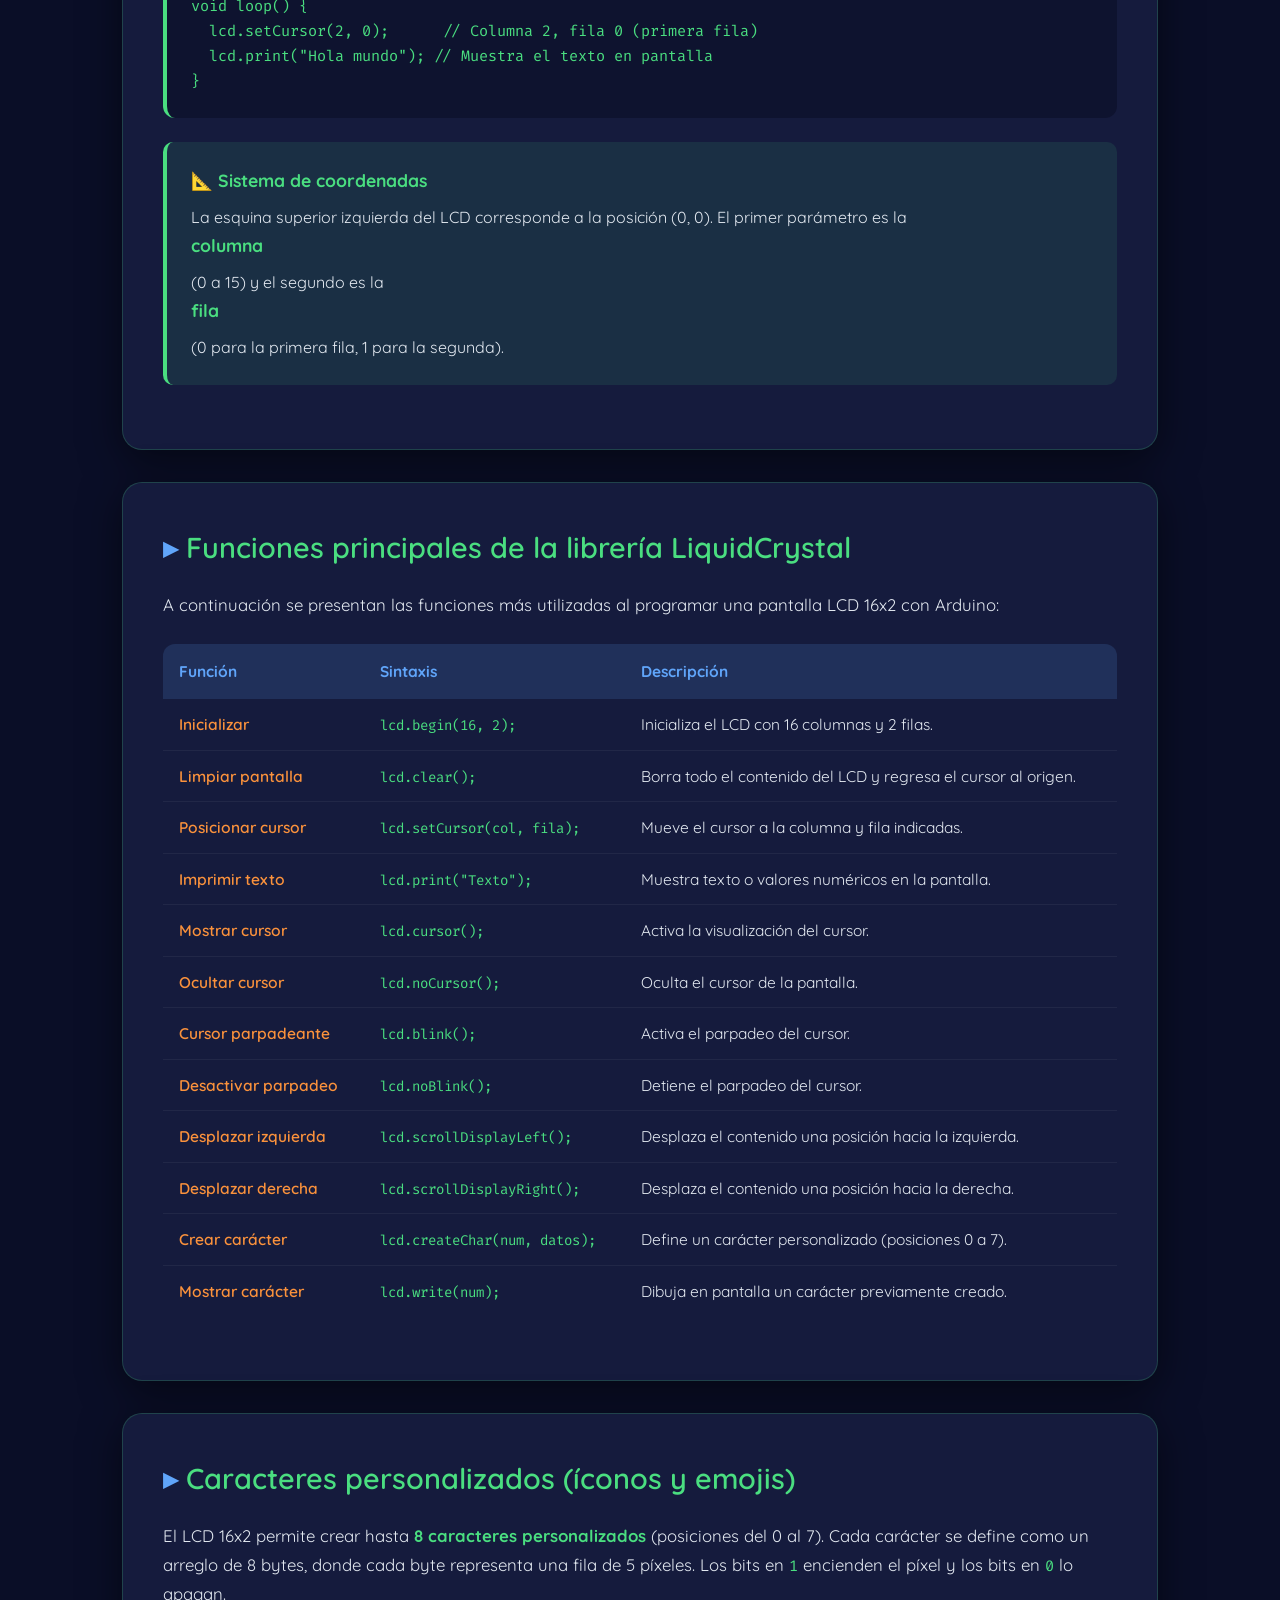
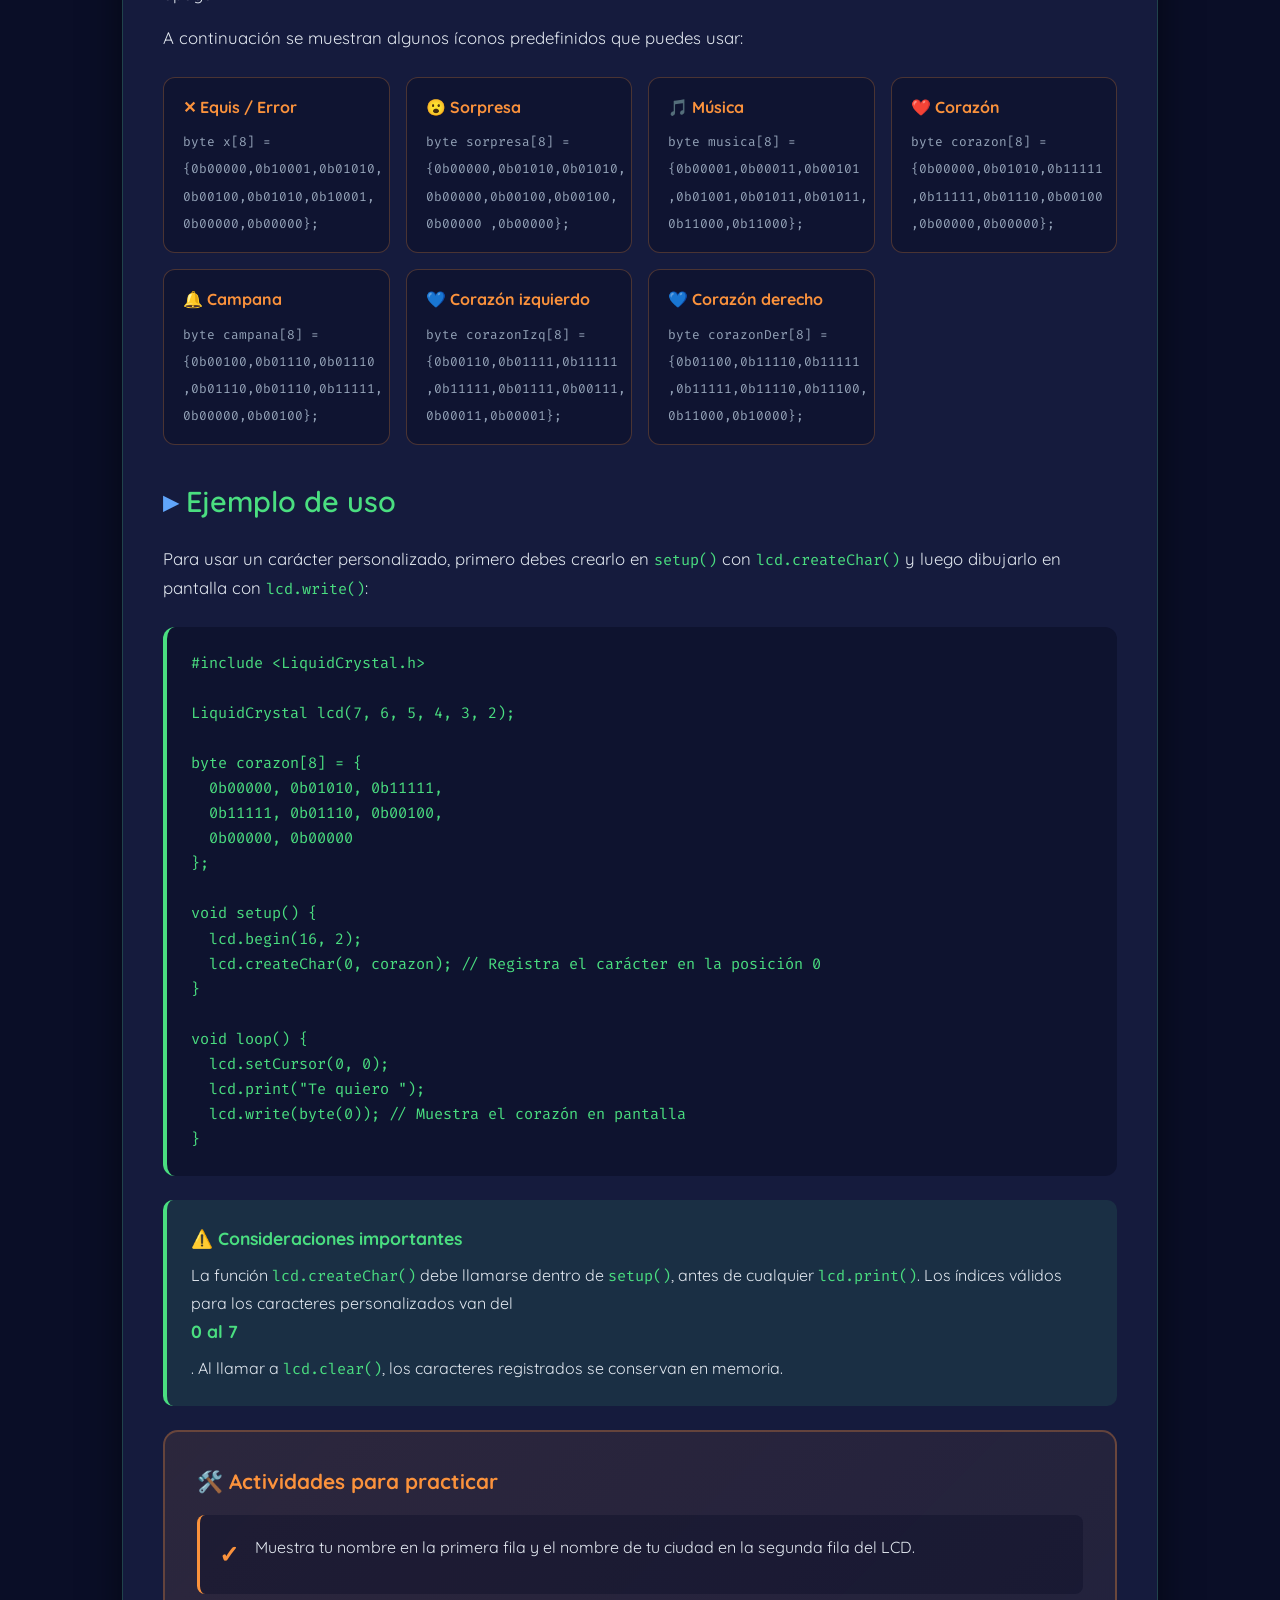
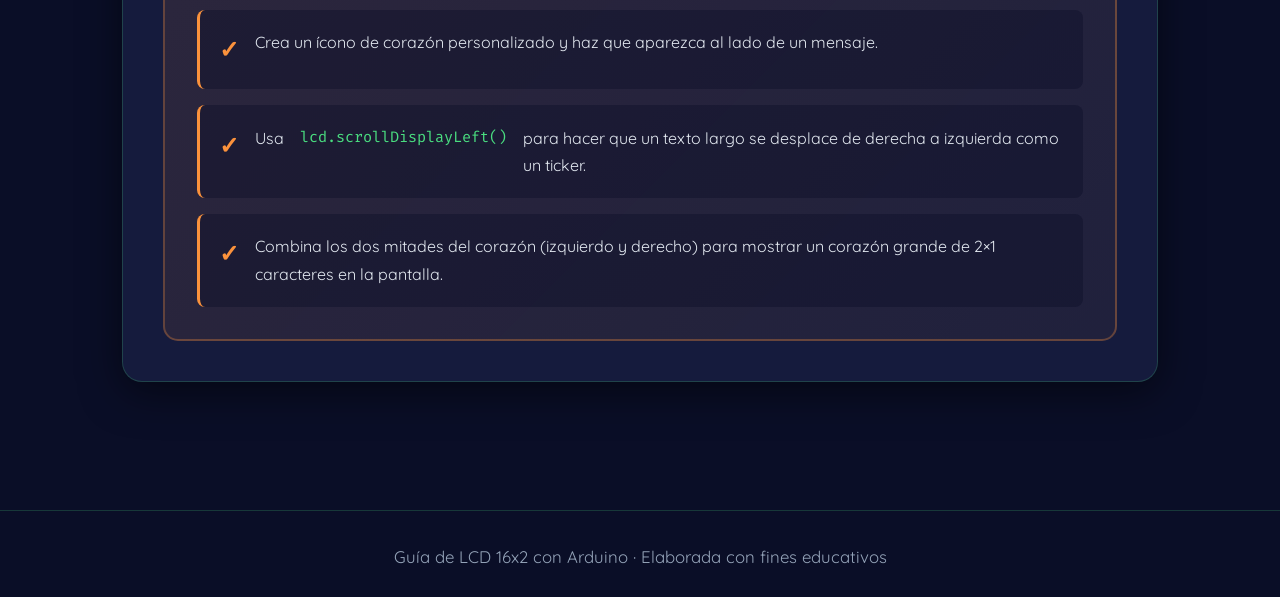
<file: contenidos/lcd.html>
<!DOCTYPE html>
<html lang="es">
<head>
  <meta charset="UTF-8" />
  <meta name="viewport" content="width=device-width, initial-scale=1.0" />
  <title>Pantalla LCD 16x2 con Arduino</title>
  <link href="https://fonts.googleapis.com/css2?family=Quicksand:wght@400;500;600;700&family=Fira+Code:wght@400;500&display=swap" rel="stylesheet" />
 <link rel="stylesheet" href="../style/style_lcd.css">
 <link rel="icon" type="image/x-icon" href="../img/imagee.png">
</head>
<body>

<header>
  <h1>🖥️ Pantalla LCD 16x2</h1>
  <p class="subtitle">Guía completa de configuración y programación con Arduino</p>
</header>

<div class="container">

  <!-- Sección 1: Simulación -->
  <div class="section">
    <h2>Simulación del circuito</h2>
    <p>Antes de armar el circuito físico, es recomendable probarlo en un entorno virtual. En la simulación podrás observar la pantalla LCD en funcionamiento y verificar que todas las conexiones sean correctas.</p>
    <div class="button-container">
      <a href="#" class="sim-button">▶ Ver simulación del circuito</a>
    </div>
  </div>

  <!-- Sección 2: Pines -->
  <div class="section">
    <h2>Configuración de pines del LCD</h2>
    <p>La pantalla LCD 16x2 cuenta con <strong>16 pines</strong>. Al posicionar el cursor sobre cada uno en el simulador, se muestra su función. A continuación se detalla la conexión correcta de cada pin:</p>

    <table class="pin-table">
      <thead>
        <tr>
          <th>#</th>
          <th>Nombre</th>
          <th>Conexión</th>
        </tr>
      </thead>
      <tbody>
        <tr><td class="pin-num">1</td><td class="pin-label">GND</td><td class="pin-conn">Terminal negativa (tierra)</td></tr>
        <tr><td class="pin-num">2</td><td class="pin-label">VCC</td><td class="pin-conn">Terminal positiva (5V)</td></tr>
        <tr><td class="pin-num">3</td><td class="pin-label">V0</td><td class="pin-conn">Control de contraste → conectar a terminal negativa (GND)</td></tr>
        <tr><td class="pin-num">4</td><td class="pin-label">RS</td><td class="pin-conn">Selección de registro → pin digital <strong>7</strong></td></tr>
        <tr><td class="pin-num">5</td><td class="pin-label">RW</td><td class="pin-conn">Lectura/Escritura → terminal negativa (GND) para modo escritura</td></tr>
        <tr><td class="pin-num">6</td><td class="pin-label">E (Enable)</td><td class="pin-conn">Habilitación → pin digital <strong>6</strong></td></tr>
        <tr><td class="pin-num">7–10</td><td class="pin-label">DB0–DB3</td><td class="pin-conn">No se utilizan en modo de 4 bits</td></tr>
        <tr><td class="pin-num">11</td><td class="pin-label">DB4</td><td class="pin-conn">Pin digital <strong>5</strong></td></tr>
        <tr><td class="pin-num">12</td><td class="pin-label">DB5</td><td class="pin-conn">Pin digital <strong>4</strong></td></tr>
        <tr><td class="pin-num">13</td><td class="pin-label">DB6</td><td class="pin-conn">Pin digital <strong>3</strong></td></tr>
        <tr><td class="pin-num">14</td><td class="pin-label">DB7</td><td class="pin-conn">Pin digital <strong>2</strong></td></tr>
        <tr><td class="pin-num">15</td><td class="pin-label">LED Ánodo (A)</td><td class="pin-conn">Terminal positiva (5V) — retroiluminación</td></tr>
        <tr><td class="pin-num">16</td><td class="pin-label">LED Cátodo (K)</td><td class="pin-conn">Terminal negativa a través de una resistencia de <strong>220 Ω</strong></td></tr>
      </tbody>
    </table>

    <div class="info-box">
      <strong>💡 Nota importante</strong>
      El pin <strong>RW</strong> se conecta a GND para mantener el LCD en modo escritura permanente, que es el modo que se utiliza en la mayoría de los proyectos con Arduino. Si se conectara a 5V, el LCD entraría en modo lectura.
    </div>
  </div>

  <!-- Sección 3: Programación -->
  <div class="section">
    <h2>Programación del LCD</h2>

    <div class="process-steps">
      <div class="step"><strong>Paso 1 — Incluir la librería:</strong> La librería <code>LiquidCrystal</code> ya viene integrada en el IDE de Arduino, por lo que no es necesario instalarla.</div>
      <div class="step"><strong>Paso 2 — Crear el objeto LCD:</strong> Se crea un objeto indicando los pines en el siguiente orden: RS, E, DB4, DB5, DB6, DB7.</div>
      <div class="step"><strong>Paso 3 — Inicializar en <code>setup()</code>:</strong> Se llama a <code>lcd.begin()</code> indicando el número de columnas y filas.</div>
      <div class="step"><strong>Paso 4 — Mostrar contenido en <code>loop()</code>:</strong> Se posiciona el cursor y se imprime el texto deseado.</div>
    </div>

    <h2 style="margin-top:2rem;">Incluir la librería</h2>
    <pre><code>#include &lt;LiquidCrystal.h&gt;</code></pre>

    <h2>Crear el objeto LCD</h2>
    <p>Se instancia el objeto <code>lcd</code> pasando los pines en el orden: <strong>RS, E, DB4, DB5, DB6, DB7</strong>.</p>
    <pre><code>LiquidCrystal lcd(7, 6, 5, 4, 3, 2);</code></pre>

    <h2>Función <code>void setup()</code></h2>
    <p>Dentro de esta función se inicializa la pantalla. Los parámetros indican la cantidad de <strong>columnas</strong> y <strong>filas</strong> del LCD.</p>
    <pre><code>void setup() {
  lcd.begin(16, 2); // 16 columnas, 2 filas
}</code></pre>

    <h2>Función <code>void loop()</code></h2>
    <p>Para mostrar un mensaje, primero se posiciona el cursor con <code>lcd.setCursor(columna, fila)</code>. Las posiciones comienzan desde <strong>cero</strong>, tanto en columnas como en filas.</p>
    <pre><code>void loop() {
  lcd.setCursor(2, 0);      // Columna 2, fila 0 (primera fila)
  lcd.print("Hola mundo"); // Muestra el texto en pantalla
}</code></pre>

    <div class="info-box">
      <strong>📐 Sistema de coordenadas</strong>
      La esquina superior izquierda del LCD corresponde a la posición (0, 0). El primer parámetro es la <strong>columna</strong> (0 a 15) y el segundo es la <strong>fila</strong> (0 para la primera fila, 1 para la segunda).
    </div>
  </div>

  <!-- Sección 4: Funciones -->
  <div class="section">
    <h2>Funciones principales de la librería LiquidCrystal</h2>
    <p>A continuación se presentan las funciones más utilizadas al programar una pantalla LCD 16x2 con Arduino:</p>

    <table class="func-table">
      <thead>
        <tr>
          <th>Función</th>
          <th>Sintaxis</th>
          <th>Descripción</th>
        </tr>
      </thead>
      <tbody>
        <tr><td class="func-name">Inicializar</td><td><code>lcd.begin(16, 2);</code></td><td>Inicializa el LCD con 16 columnas y 2 filas.</td></tr>
        <tr><td class="func-name">Limpiar pantalla</td><td><code>lcd.clear();</code></td><td>Borra todo el contenido del LCD y regresa el cursor al origen.</td></tr>
        <tr><td class="func-name">Posicionar cursor</td><td><code>lcd.setCursor(col, fila);</code></td><td>Mueve el cursor a la columna y fila indicadas.</td></tr>
        <tr><td class="func-name">Imprimir texto</td><td><code>lcd.print("Texto");</code></td><td>Muestra texto o valores numéricos en la pantalla.</td></tr>
        <tr><td class="func-name">Mostrar cursor</td><td><code>lcd.cursor();</code></td><td>Activa la visualización del cursor.</td></tr>
        <tr><td class="func-name">Ocultar cursor</td><td><code>lcd.noCursor();</code></td><td>Oculta el cursor de la pantalla.</td></tr>
        <tr><td class="func-name">Cursor parpadeante</td><td><code>lcd.blink();</code></td><td>Activa el parpadeo del cursor.</td></tr>
        <tr><td class="func-name">Desactivar parpadeo</td><td><code>lcd.noBlink();</code></td><td>Detiene el parpadeo del cursor.</td></tr>
        <tr><td class="func-name">Desplazar izquierda</td><td><code>lcd.scrollDisplayLeft();</code></td><td>Desplaza el contenido una posición hacia la izquierda.</td></tr>
        <tr><td class="func-name">Desplazar derecha</td><td><code>lcd.scrollDisplayRight();</code></td><td>Desplaza el contenido una posición hacia la derecha.</td></tr>
        <tr><td class="func-name">Crear carácter</td><td><code>lcd.createChar(num, datos);</code></td><td>Define un carácter personalizado (posiciones 0 a 7).</td></tr>
        <tr><td class="func-name">Mostrar carácter</td><td><code>lcd.write(num);</code></td><td>Dibuja en pantalla un carácter previamente creado.</td></tr>
      </tbody>
    </table>
  </div>

  <!-- Sección 5: Emojis / caracteres personalizados -->
  <div class="section">
    <h2>Caracteres personalizados (íconos y emojis)</h2>
    <p>El LCD 16x2 permite crear hasta <strong>8 caracteres personalizados</strong> (posiciones del 0 al 7). Cada carácter se define como un arreglo de 8 bytes, donde cada byte representa una fila de 5 píxeles. Los bits en <code>1</code> encienden el píxel y los bits en <code>0</code> lo apagan.</p>

    <p>A continuación se muestran algunos íconos predefinidos que puedes usar:</p>

    <div class="emoji-grid">
      <div class="emoji-card">
        <div class="emoji-name">✕ Equis / Error</div>
        <code>byte x[8] = {0b00000,0b10001,0b01010,<br>0b00100,0b01010,0b10001,<br>0b00000,0b00000};</code>
      </div>
      <div class="emoji-card">
        <div class="emoji-name">😮 Sorpresa</div>
        <code>byte sorpresa[8] = {0b00000,0b01010,0b01010,<br>0b00000,0b00100,0b00100,<br>0b00000 ,0b00000};</code>
      </div>
      <div class="emoji-card">
        <div class="emoji-name">🎵 Música</div>
        <code>byte musica[8] = {0b00001,0b00011,0b00101 <br>,0b01001,0b01011,0b01011,<br>0b11000,0b11000};</code>
      </div>
      <div class="emoji-card">
        <div class="emoji-name">❤️ Corazón</div>
        <code>byte corazon[8] = {0b00000,0b01010,0b11111 <br>,0b11111,0b01110,0b00100 <br>,0b00000,0b00000};</code>
      </div>
      <div class="emoji-card">
        <div class="emoji-name">🔔 Campana</div>
        <code>byte campana[8] = {0b00100,0b01110,0b01110 <br>,0b01110,0b01110,0b11111,<br>0b00000,0b00100};</code>
      </div>
      <div class="emoji-card">
        <div class="emoji-name">💙 Corazón izquierdo</div>
        <code>byte corazonIzq[8] = {0b00110,0b01111,0b11111 <br>,0b11111,0b01111,0b00111, <br>0b00011,0b00001};</code>
      </div>
      <div class="emoji-card">
        <div class="emoji-name">💙 Corazón derecho</div>
        <code>byte corazonDer[8] = {0b01100,0b11110,0b11111 <br>,0b11111,0b11110,0b11100,<br>0b11000,0b10000};</code>
      </div>
    </div>

    <h2 style="margin-top:2rem;">Ejemplo de uso</h2>
    <p>Para usar un carácter personalizado, primero debes crearlo en <code>setup()</code> con <code>lcd.createChar()</code> y luego dibujarlo en pantalla con <code>lcd.write()</code>:</p>

    <pre><code>#include &lt;LiquidCrystal.h&gt;

LiquidCrystal lcd(7, 6, 5, 4, 3, 2);

byte corazon[8] = {
  0b00000, 0b01010, 0b11111,
  0b11111, 0b01110, 0b00100,
  0b00000, 0b00000
};

void setup() {
  lcd.begin(16, 2);
  lcd.createChar(0, corazon); // Registra el carácter en la posición 0
}

void loop() {
  lcd.setCursor(0, 0);
  lcd.print("Te quiero ");
  lcd.write(byte(0)); // Muestra el corazón en pantalla
}</code></pre>

    <div class="info-box">
      <strong>⚠️ Consideraciones importantes</strong>
      La función <code>lcd.createChar()</code> debe llamarse dentro de <code>setup()</code>, antes de cualquier <code>lcd.print()</code>. Los índices válidos para los caracteres personalizados van del <strong>0 al 7</strong>. Al llamar a <code>lcd.clear()</code>, los caracteres registrados se conservan en memoria.
    </div>

    <div class="activity-box">
      <h3>🛠️ Actividades para practicar</h3>
      <div class="activity-item">Muestra tu nombre en la primera fila y el nombre de tu ciudad en la segunda fila del LCD.</div>
      <div class="activity-item">Crea un ícono de corazón personalizado y haz que aparezca al lado de un mensaje.</div>
      <div class="activity-item">Usa <code>lcd.scrollDisplayLeft()</code> para hacer que un texto largo se desplace de derecha a izquierda como un ticker.</div>
      <div class="activity-item">Combina los dos mitades del corazón (izquierdo y derecho) para mostrar un corazón grande de 2×1 caracteres en la pantalla.</div>
    </div>
  </div>

</div>

<footer>
  <p>Guía de LCD 16x2 con Arduino · Elaborada con fines educativos</p>
</footer>

</body>
</html>
</file>
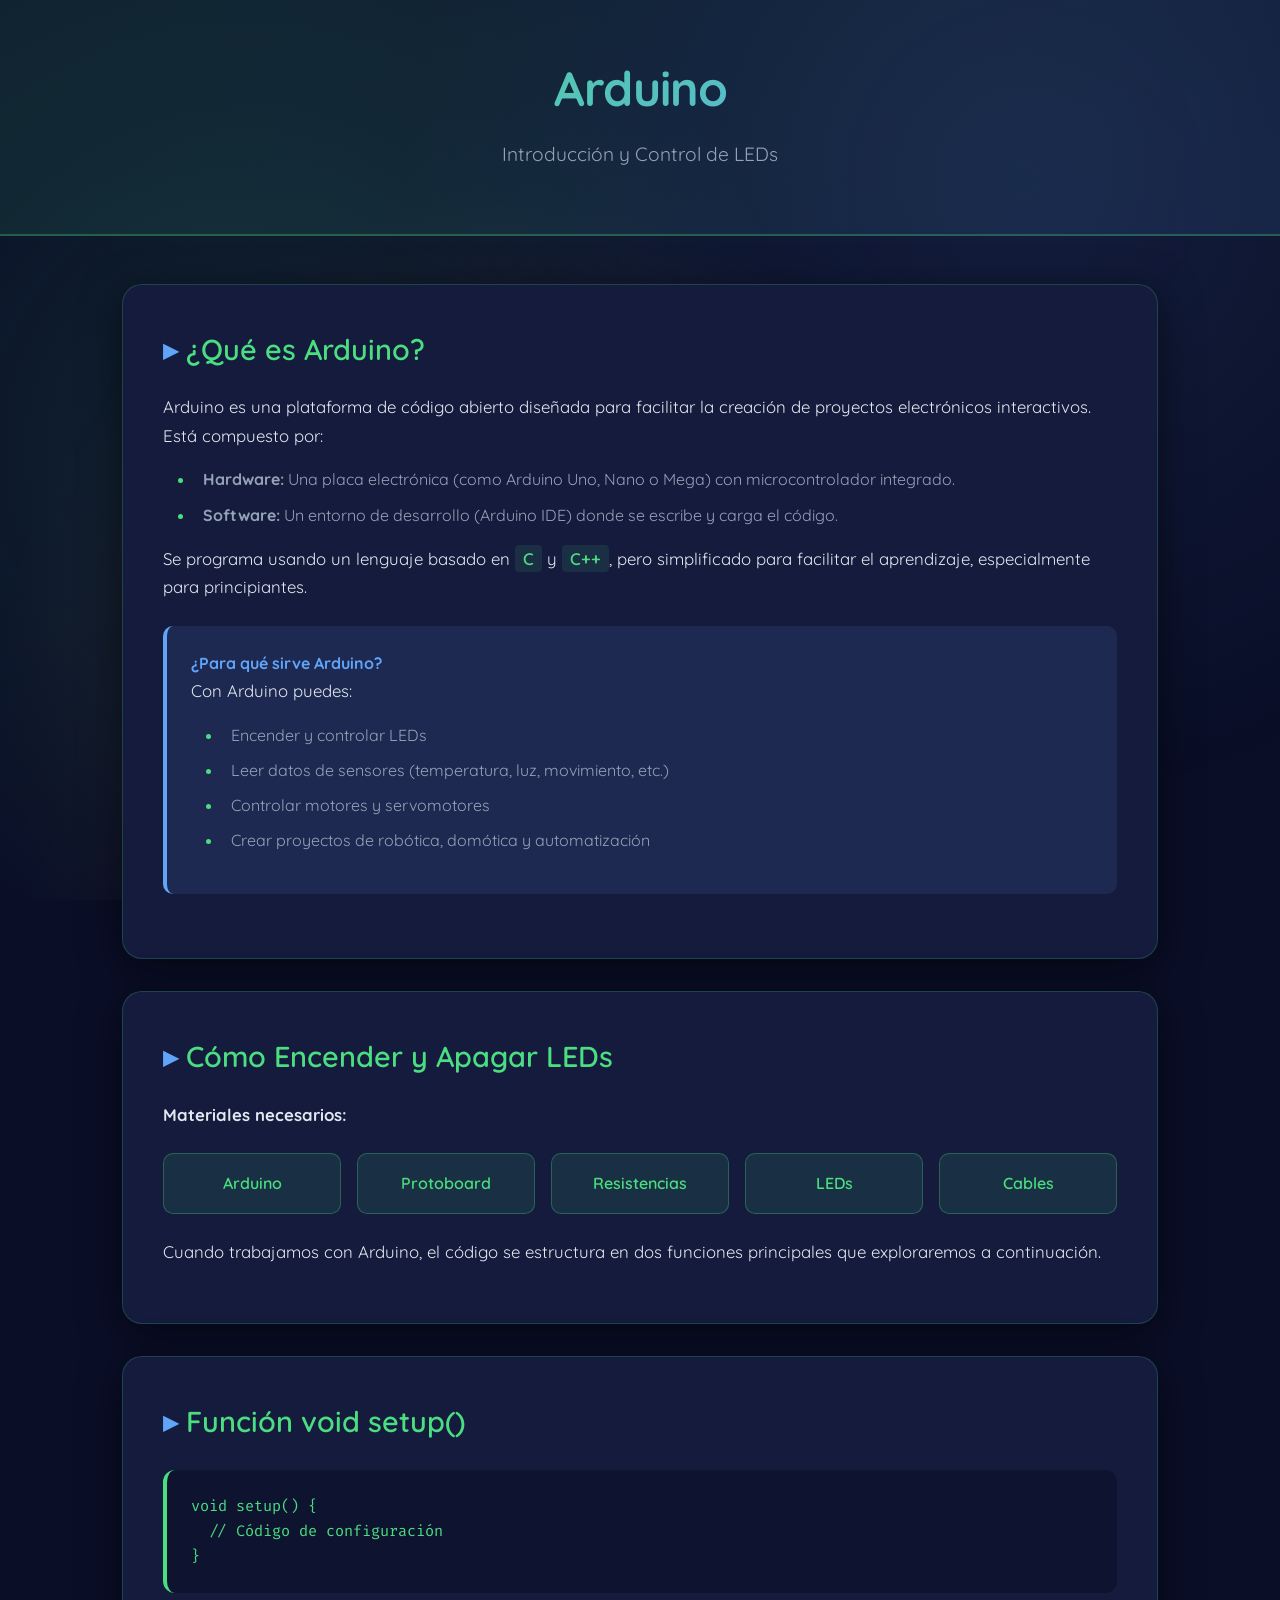
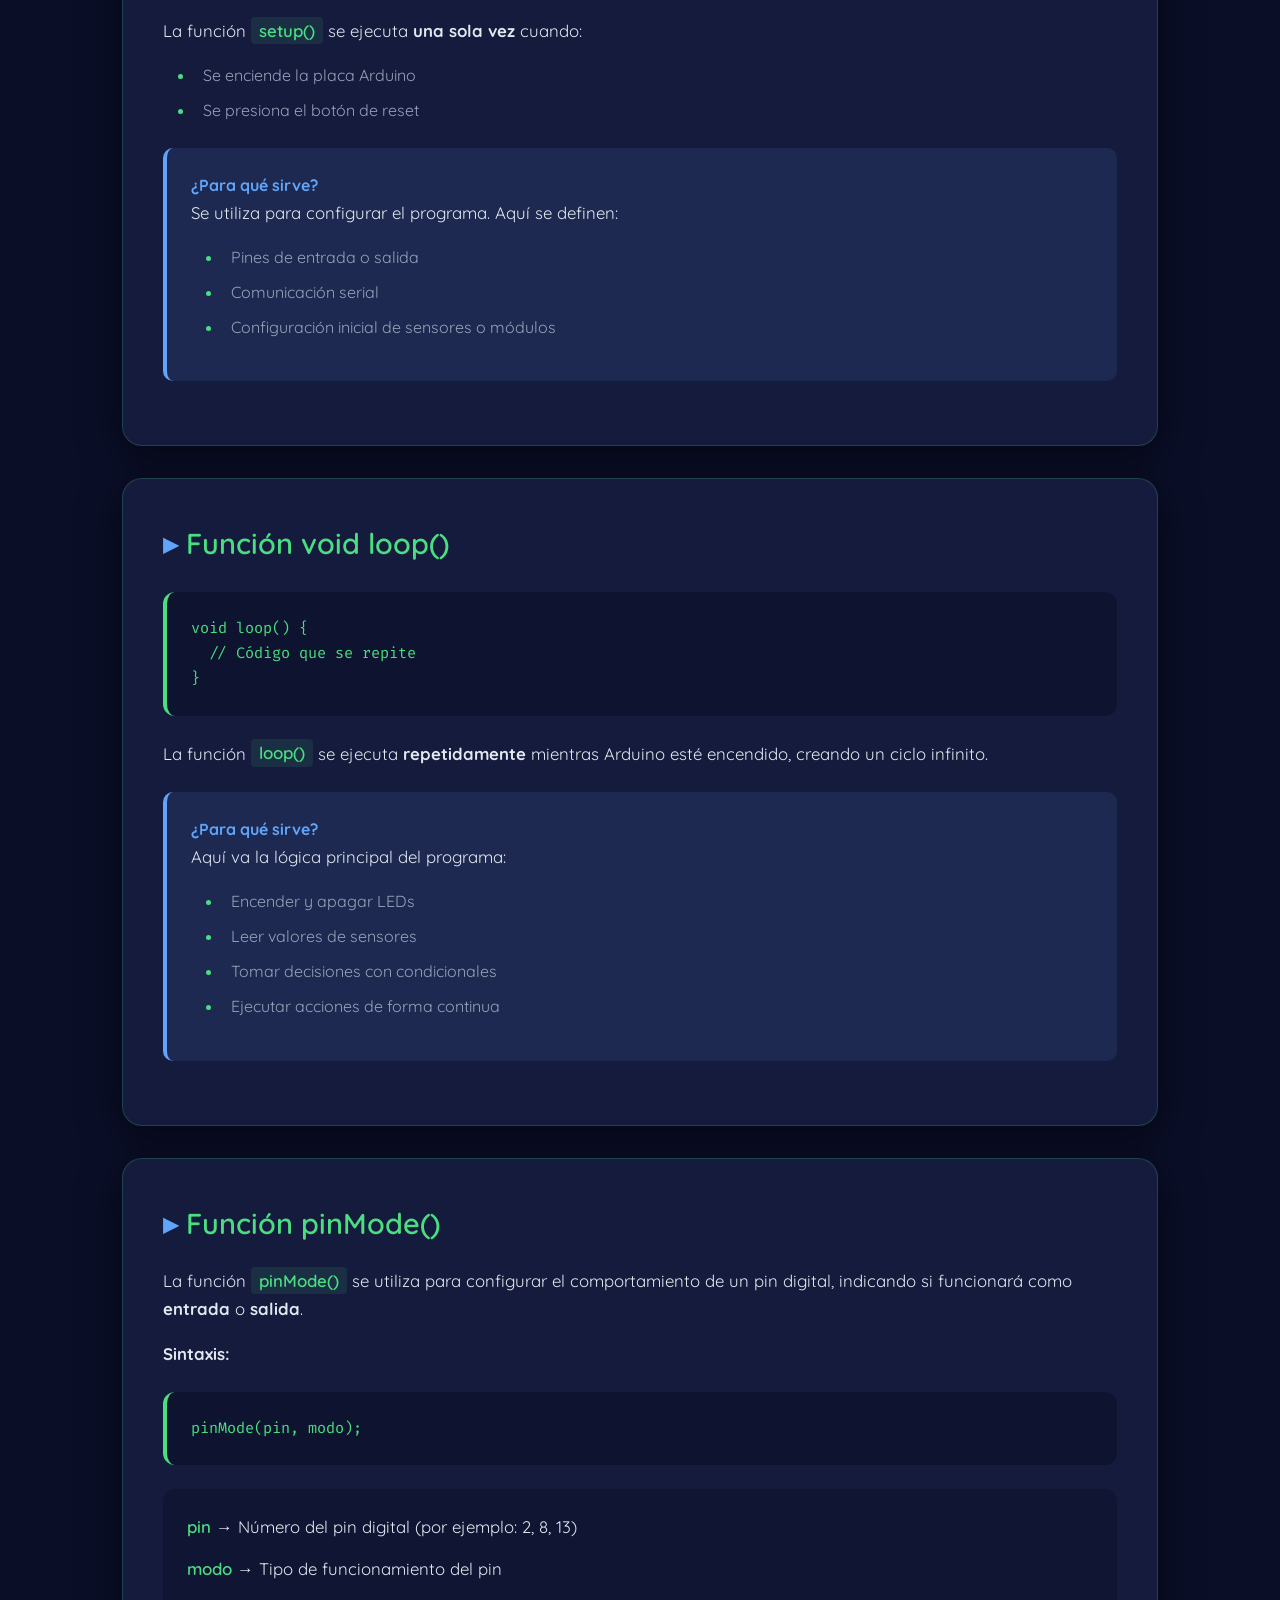
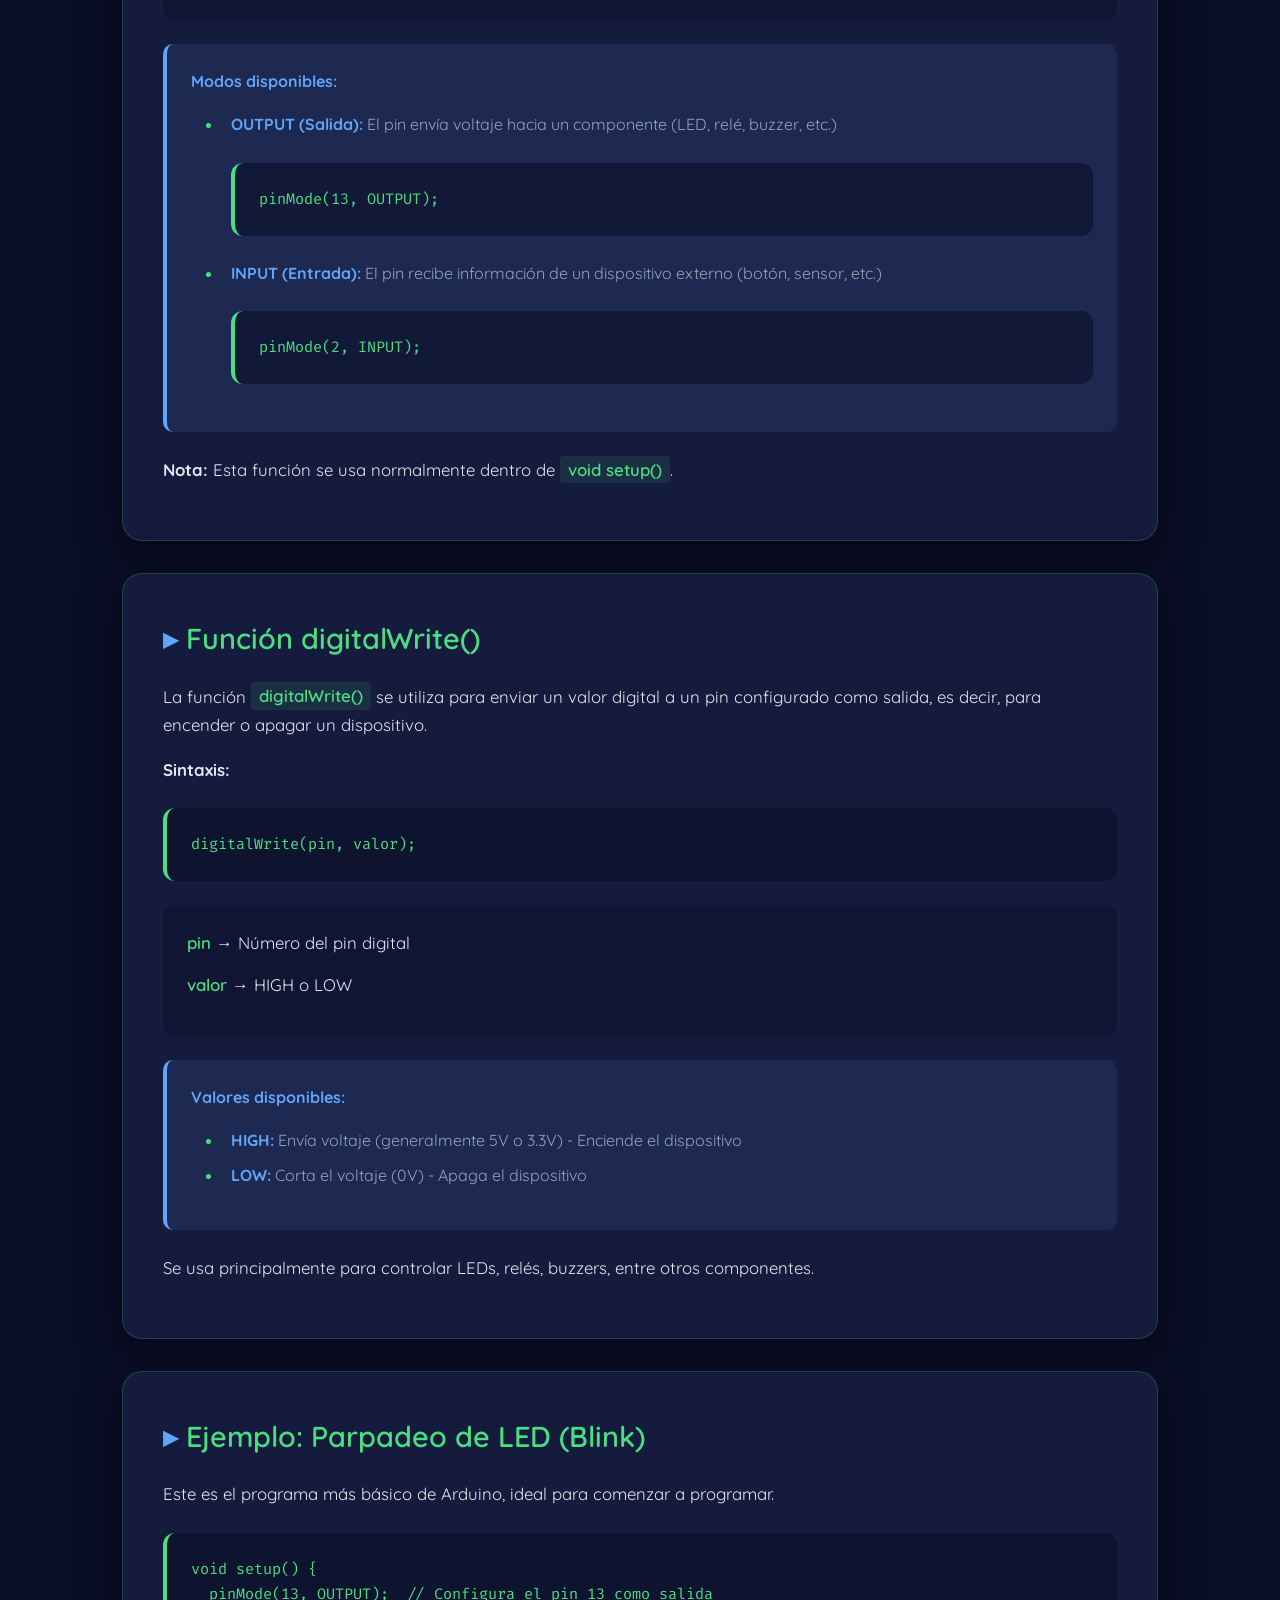
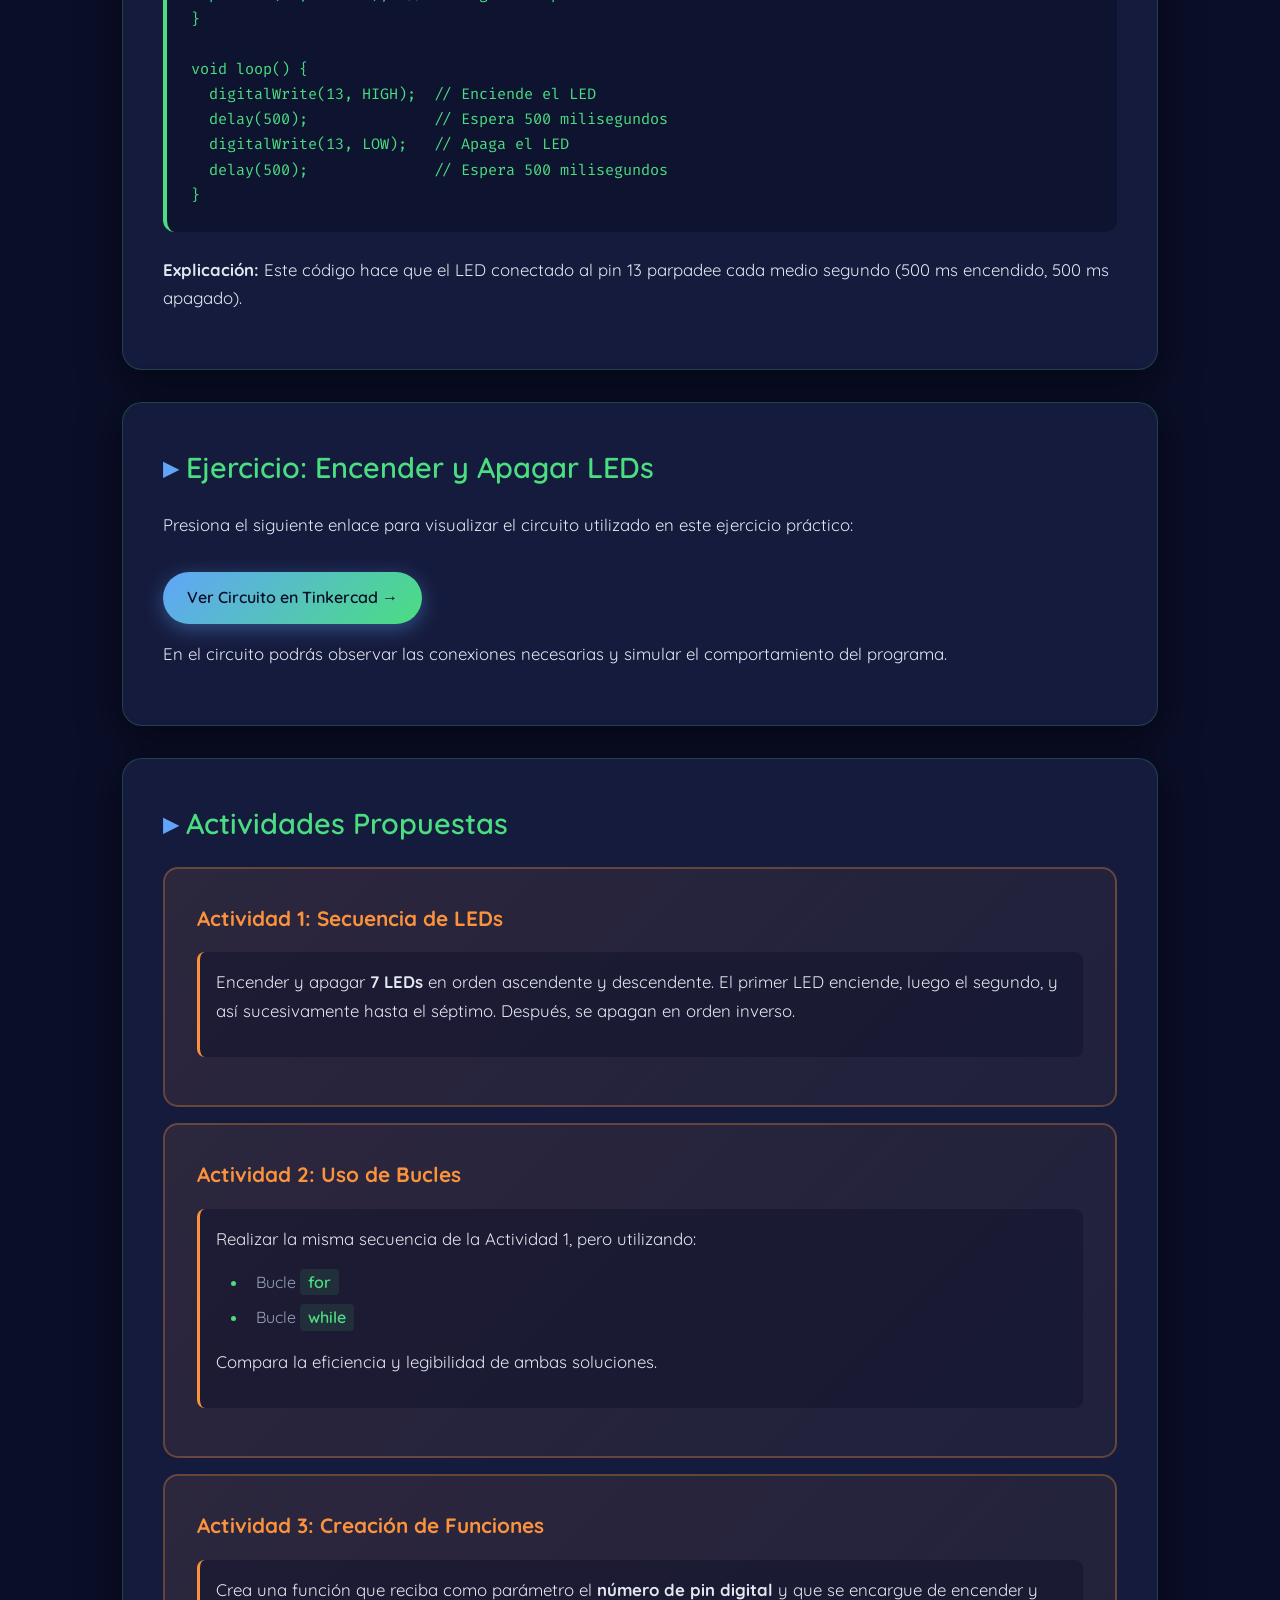
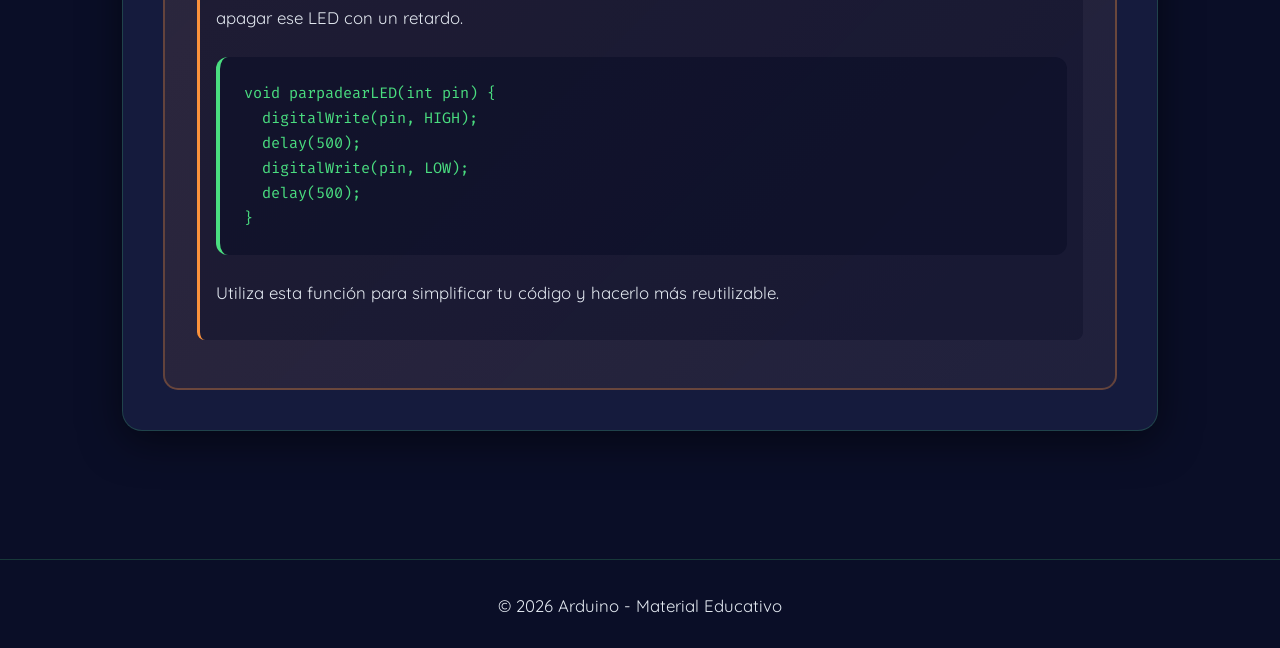
<file: contenidos/leds.html>
<!DOCTYPE html>
<html lang="es">
  <head>
    <meta charset="UTF-8" />
    <meta name="viewport" content="width=device-width, initial-scale=1.0" />
    <title>Arduino - Introducción y Control de LEDs</title>
    <link rel="preconnect" href="https://fonts.googleapis.com" />
    <link rel="preconnect" href="https://fonts.gstatic.com" crossorigin />
    <link
      href="https://fonts.googleapis.com/css2?family=Quicksand:wght@400;500;600;700&family=Fira+Code:wght@400;500&display=swap"
      rel="stylesheet"
    />
    <link rel="stylesheet" href="../style/style_leds.css">
    <link rel="icon" type="image/x-icon" href="../img/imagee.png">
  </head>
  <body>
    <header>
      <h1>Arduino</h1>
      <p class="subtitle">Introducción y Control de LEDs</p>
    </header>

    <div class="container">
      <!-- ¿Qué es Arduino? -->
      <section class="section">
        <h2>¿Qué es Arduino?</h2>
        <p>
          Arduino es una plataforma de código abierto diseñada para facilitar la creación de proyectos electrónicos interactivos. Está compuesto por:
        </p>
        <ul>
          <li><strong>Hardware:</strong> Una placa electrónica (como Arduino Uno, Nano o Mega) con microcontrolador integrado.</li>
          <li><strong>Software:</strong> Un entorno de desarrollo (Arduino IDE) donde se escribe y carga el código.</li>
        </ul>
        <p>
          Se programa usando un lenguaje basado en <span class="highlight">C</span> y <span class="highlight">C++</span>, pero simplificado para facilitar el aprendizaje, especialmente para principiantes.
        </p>

        <div class="info-box">
          <strong>¿Para qué sirve Arduino?</strong>
          <p>Con Arduino puedes:</p>
          <ul>
            <li>Encender y controlar LEDs</li>
            <li>Leer datos de sensores (temperatura, luz, movimiento, etc.)</li>
            <li>Controlar motores y servomotores</li>
            <li>Crear proyectos de robótica, domótica y automatización</li>
          </ul>
        </div>
      </section>

      <!-- Cómo encender y apagar LEDs -->
      <section class="section">
        <h2>Cómo Encender y Apagar LEDs</h2>
        <p><strong>Materiales necesarios:</strong></p>
        <div class="materials">
          <div class="material-item">Arduino</div>
          <div class="material-item">Protoboard</div>
          <div class="material-item">Resistencias</div>
          <div class="material-item">LEDs</div>
          <div class="material-item">Cables</div>
        </div>
        <p>
          Cuando trabajamos con Arduino, el código se estructura en dos funciones principales que exploraremos a continuación.
        </p>
      </section>

      <!-- Función setup() -->
      <section class="section">
        <h2>Función void setup()</h2>
        <pre><code>void setup() {
  // Código de configuración
}</code></pre>

        <p>
          La función <span class="highlight">setup()</span> se ejecuta <strong>una sola vez</strong> cuando:
        </p>
        <ul>
          <li>Se enciende la placa Arduino</li>
          <li>Se presiona el botón de reset</li>
        </ul>

        <div class="info-box">
          <strong>¿Para qué sirve?</strong>
          <p>Se utiliza para configurar el programa. Aquí se definen:</p>
          <ul>
            <li>Pines de entrada o salida</li>
            <li>Comunicación serial</li>
            <li>Configuración inicial de sensores o módulos</li>
          </ul>
        </div>
      </section>

      <!-- Función loop() -->
      <section class="section">
        <h2>Función void loop()</h2>
        <pre><code>void loop() {
  // Código que se repite
}</code></pre>

        <p>
          La función <span class="highlight">loop()</span> se ejecuta <strong>repetidamente</strong> mientras Arduino esté encendido, creando un ciclo infinito.
        </p>

        <div class="info-box">
          <strong>¿Para qué sirve?</strong>
          <p>Aquí va la lógica principal del programa:</p>
          <ul>
            <li>Encender y apagar LEDs</li>
            <li>Leer valores de sensores</li>
            <li>Tomar decisiones con condicionales</li>
            <li>Ejecutar acciones de forma continua</li>
          </ul>
        </div>
      </section>

      <!-- pinMode() -->
      <section class="section">
        <h2>Función pinMode()</h2>
        <p>
          La función <span class="highlight">pinMode()</span> se utiliza para configurar el comportamiento de un pin digital, indicando si funcionará como <strong>entrada</strong> o <strong>salida</strong>.
        </p>

        <p><strong>Sintaxis:</strong></p>
        <pre><code>pinMode(pin, modo);</code></pre>

        <div class="params-table">
          <p><span class="param">pin</span> → Número del pin digital (por ejemplo: 2, 8, 13)</p>
          <p><span class="param">modo</span> → Tipo de funcionamiento del pin</p>
        </div>

        <div class="info-box">
          <strong>Modos disponibles:</strong>
          <ul>
            <li><strong>OUTPUT (Salida):</strong> El pin envía voltaje hacia un componente (LED, relé, buzzer, etc.)
              <pre><code>pinMode(13, OUTPUT);</code></pre>
            </li>
            <li><strong>INPUT (Entrada):</strong> El pin recibe información de un dispositivo externo (botón, sensor, etc.)
              <pre><code>pinMode(2, INPUT);</code></pre>
            </li>
          </ul>
        </div>

        <p>
          <strong>Nota:</strong> Esta función se usa normalmente dentro de <span class="highlight">void setup()</span>.
        </p>
      </section>

      <!-- digitalWrite() -->
      <section class="section">
        <h2>Función digitalWrite()</h2>
        <p>
          La función <span class="highlight">digitalWrite()</span> se utiliza para enviar un valor digital a un pin configurado como salida, es decir, para encender o apagar un dispositivo.
        </p>

        <p><strong>Sintaxis:</strong></p>
        <pre><code>digitalWrite(pin, valor);</code></pre>

        <div class="params-table">
          <p><span class="param">pin</span> → Número del pin digital</p>
          <p><span class="param">valor</span> → HIGH o LOW</p>
        </div>

        <div class="info-box">
          <strong>Valores disponibles:</strong>
          <ul>
            <li><strong>HIGH:</strong> Envía voltaje (generalmente 5V o 3.3V) - Enciende el dispositivo</li>
            <li><strong>LOW:</strong> Corta el voltaje (0V) - Apaga el dispositivo</li>
          </ul>
        </div>

        <p>
          Se usa principalmente para controlar LEDs, relés, buzzers, entre otros componentes.
        </p>
      </section>

      <!-- Ejemplo básico -->
      <section class="section">
        <h2>Ejemplo: Parpadeo de LED (Blink)</h2>
        <p>
          Este es el programa más básico de Arduino, ideal para comenzar a programar.
        </p>

        <pre><code>void setup() {
  pinMode(13, OUTPUT);  // Configura el pin 13 como salida
}

void loop() {
  digitalWrite(13, HIGH);  // Enciende el LED
  delay(500);              // Espera 500 milisegundos
  digitalWrite(13, LOW);   // Apaga el LED
  delay(500);              // Espera 500 milisegundos
}</code></pre>

        <p>
          <strong>Explicación:</strong> Este código hace que el LED conectado al pin 13 parpadee cada medio segundo (500 ms encendido, 500 ms apagado).
        </p>
      </section>

      <!-- Ejercicio práctico -->
      <section class="section">
        <h2>Ejercicio: Encender y Apagar LEDs</h2>
        <p>
          Presiona el siguiente enlace para visualizar el circuito utilizado en este ejercicio práctico:
        </p>
        <a href="https://www.tinkercad.com/things/bwPgNvBquLm-leds" target="_blank" class="link-button">
          Ver Circuito en Tinkercad →
        </a>
        <p style="margin-top: 1rem;">
          En el circuito podrás observar las conexiones necesarias y simular el comportamiento del programa.
        </p>
      </section>

      <!-- Actividades -->
      <section class="section">
        <h2>Actividades Propuestas</h2>
        <div class="activity-box">
          <h3>Actividad 1: Secuencia de LEDs</h3>
          <div class="activity-item">
            <p>
              Encender y apagar <strong>7 LEDs</strong> en orden ascendente y descendente. El primer LED enciende, luego el segundo, y así sucesivamente hasta el séptimo. Después, se apagan en orden inverso.
            </p>
          </div>
        </div>

        <div class="activity-box">
          <h3>Actividad 2: Uso de Bucles</h3>
          <div class="activity-item">
            <p>
              Realizar la misma secuencia de la Actividad 1, pero utilizando:
            </p>
            <ul>
              <li>Bucle <span class="highlight">for</span></li>
              <li>Bucle <span class="highlight">while</span></li>
            </ul>
            <p>Compara la eficiencia y legibilidad de ambas soluciones.</p>
          </div>
        </div>

        <div class="activity-box">
          <h3>Actividad 3: Creación de Funciones</h3>
          <div class="activity-item">
            <p>
              Crea una función que reciba como parámetro el <strong>número de pin digital</strong> y que se encargue de encender y apagar ese LED con un retardo.
            </p>
            <pre><code>void parpadearLED(int pin) {
  digitalWrite(pin, HIGH);
  delay(500);
  digitalWrite(pin, LOW);
  delay(500);
}</code></pre>
            <p>
              Utiliza esta función para simplificar tu código y hacerlo más reutilizable.
            </p>
          </div>
        </div>
      </section>
    </div>

    <footer>
      <p>© 2026 Arduino - Material Educativo</p>
    </footer>
  </body>
</html>
</file>
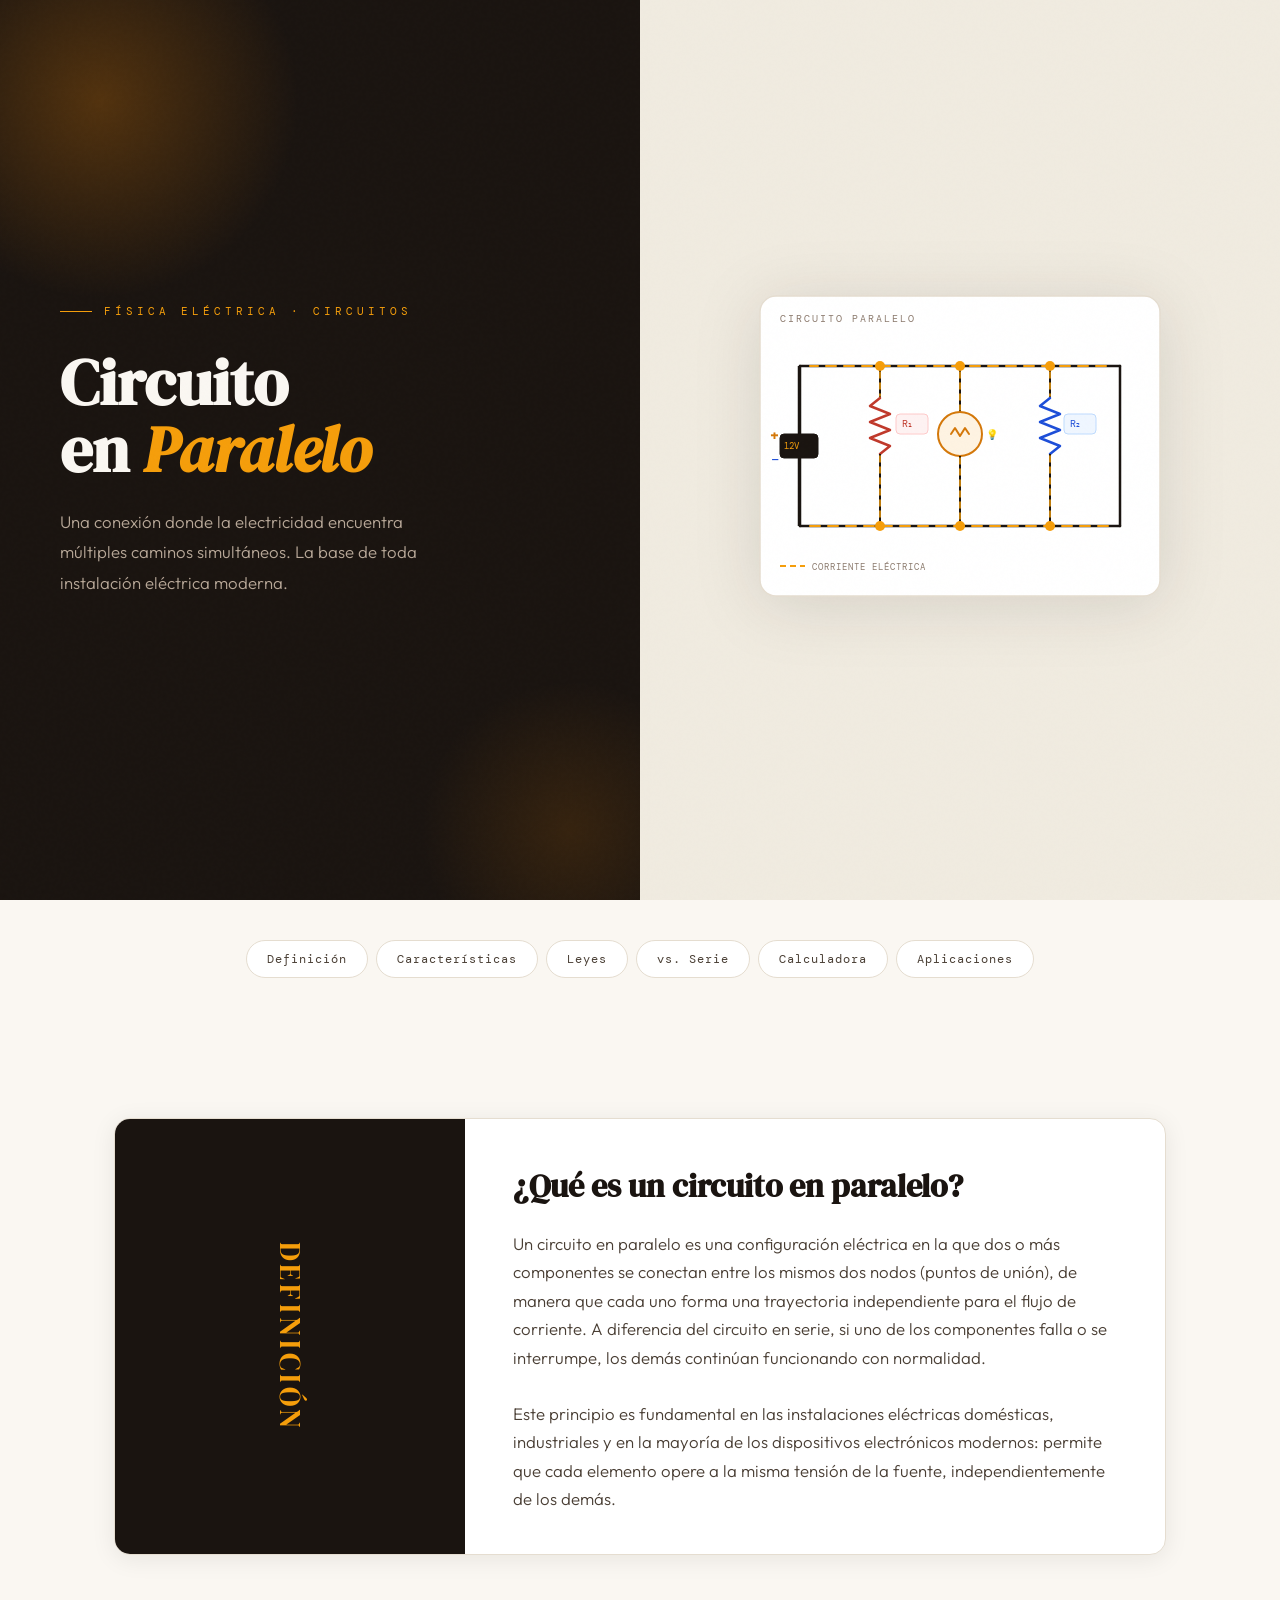
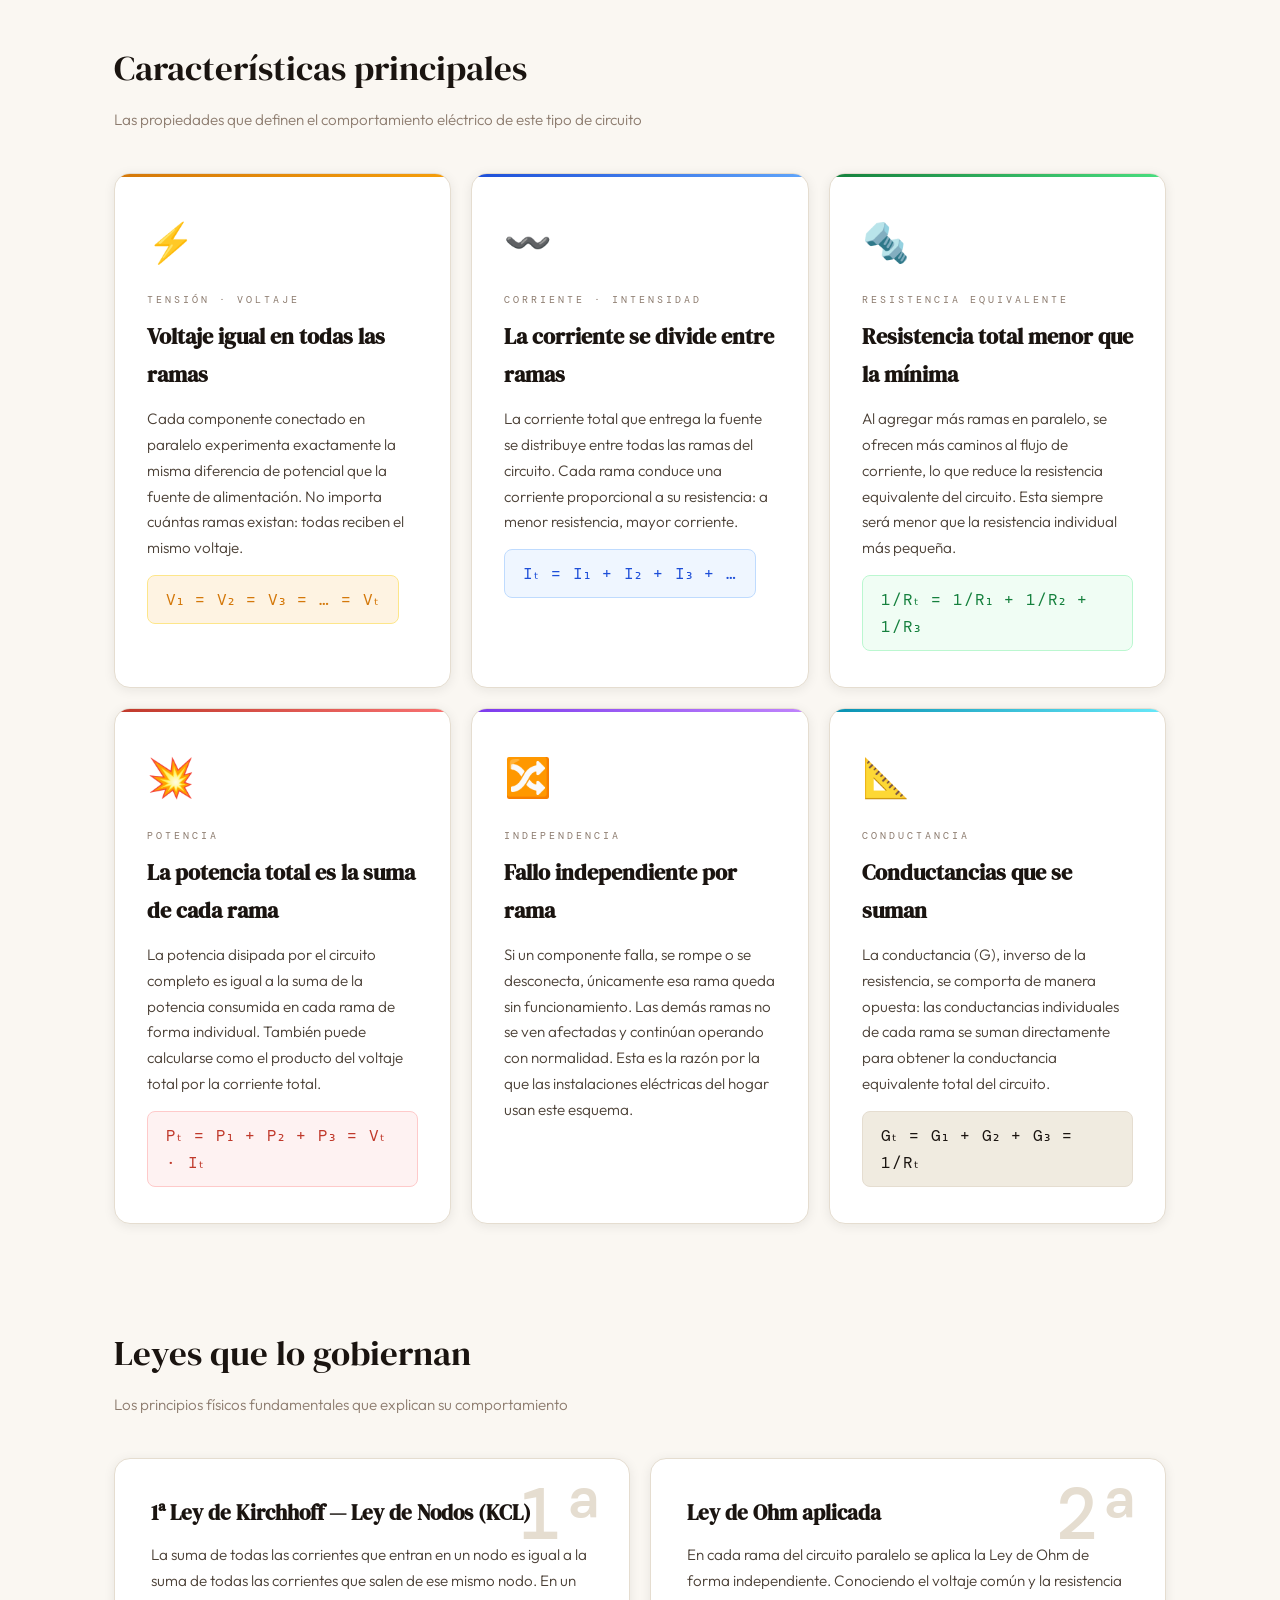
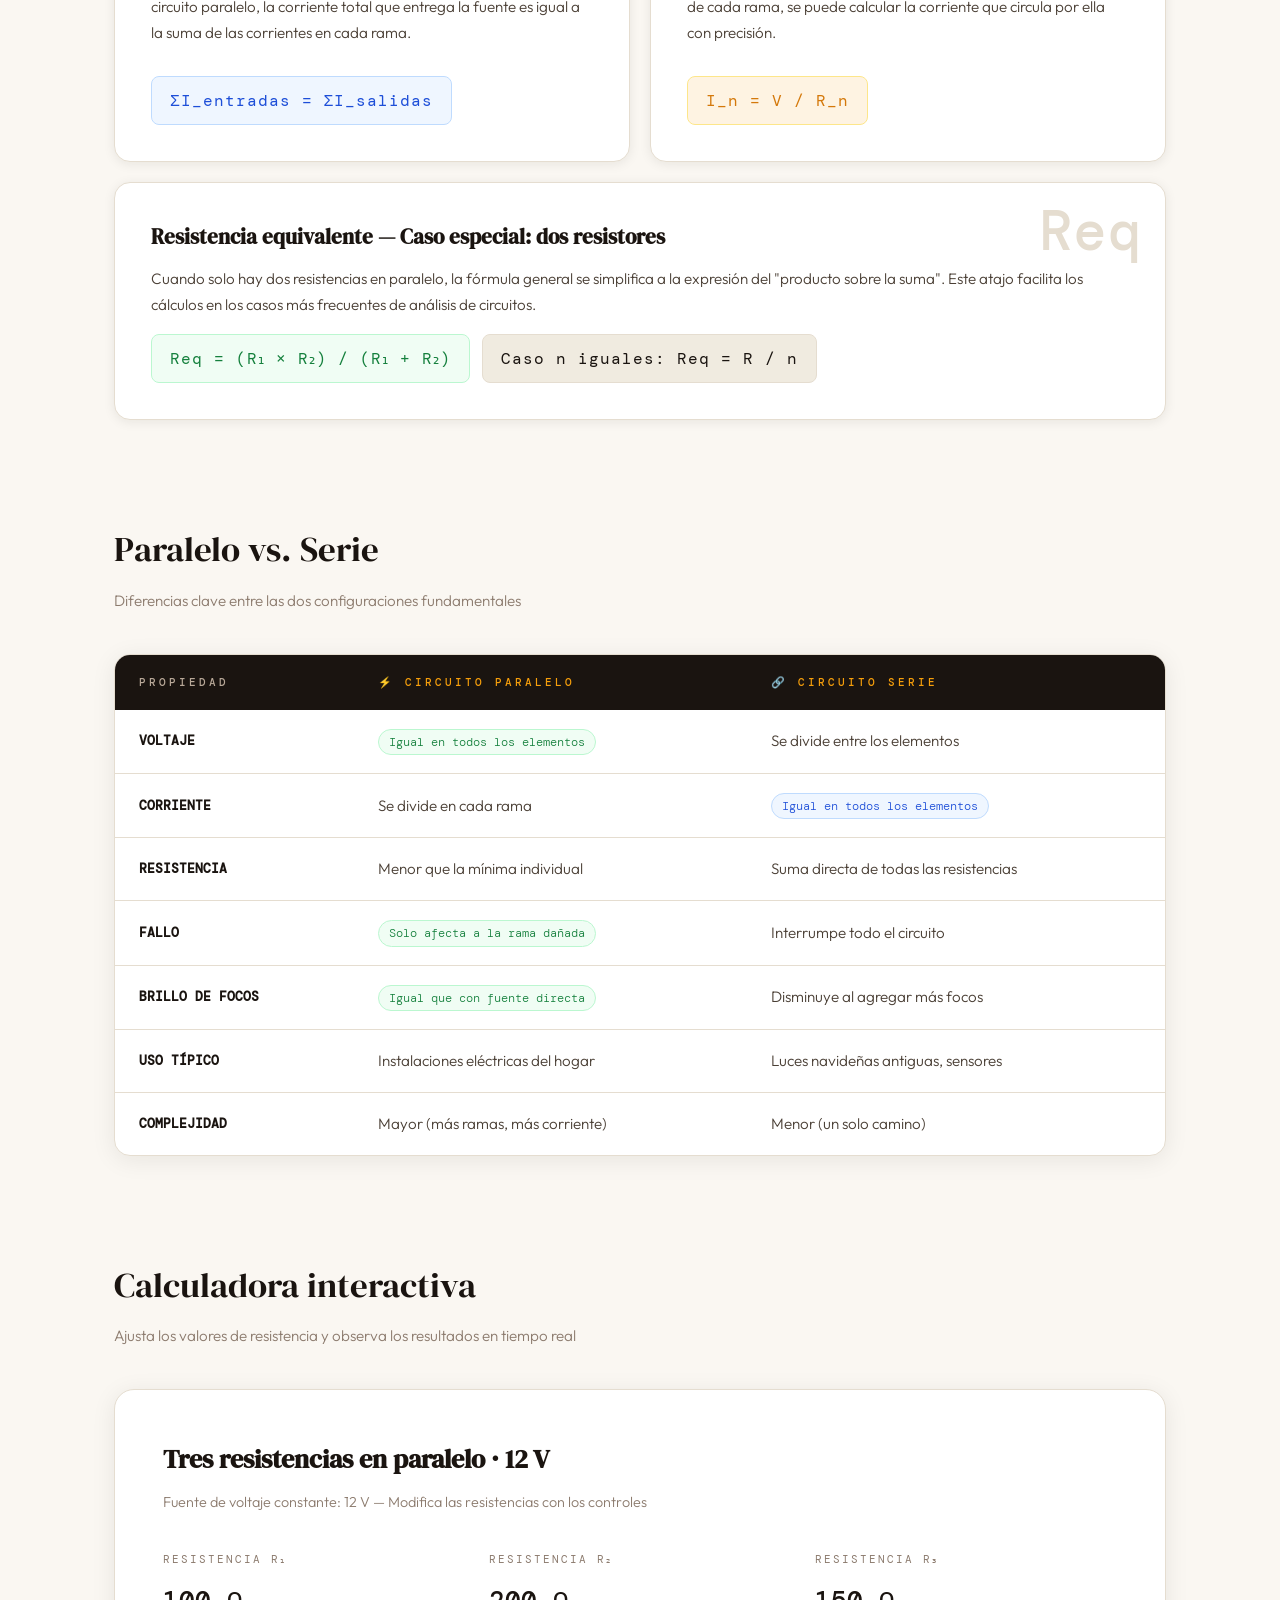
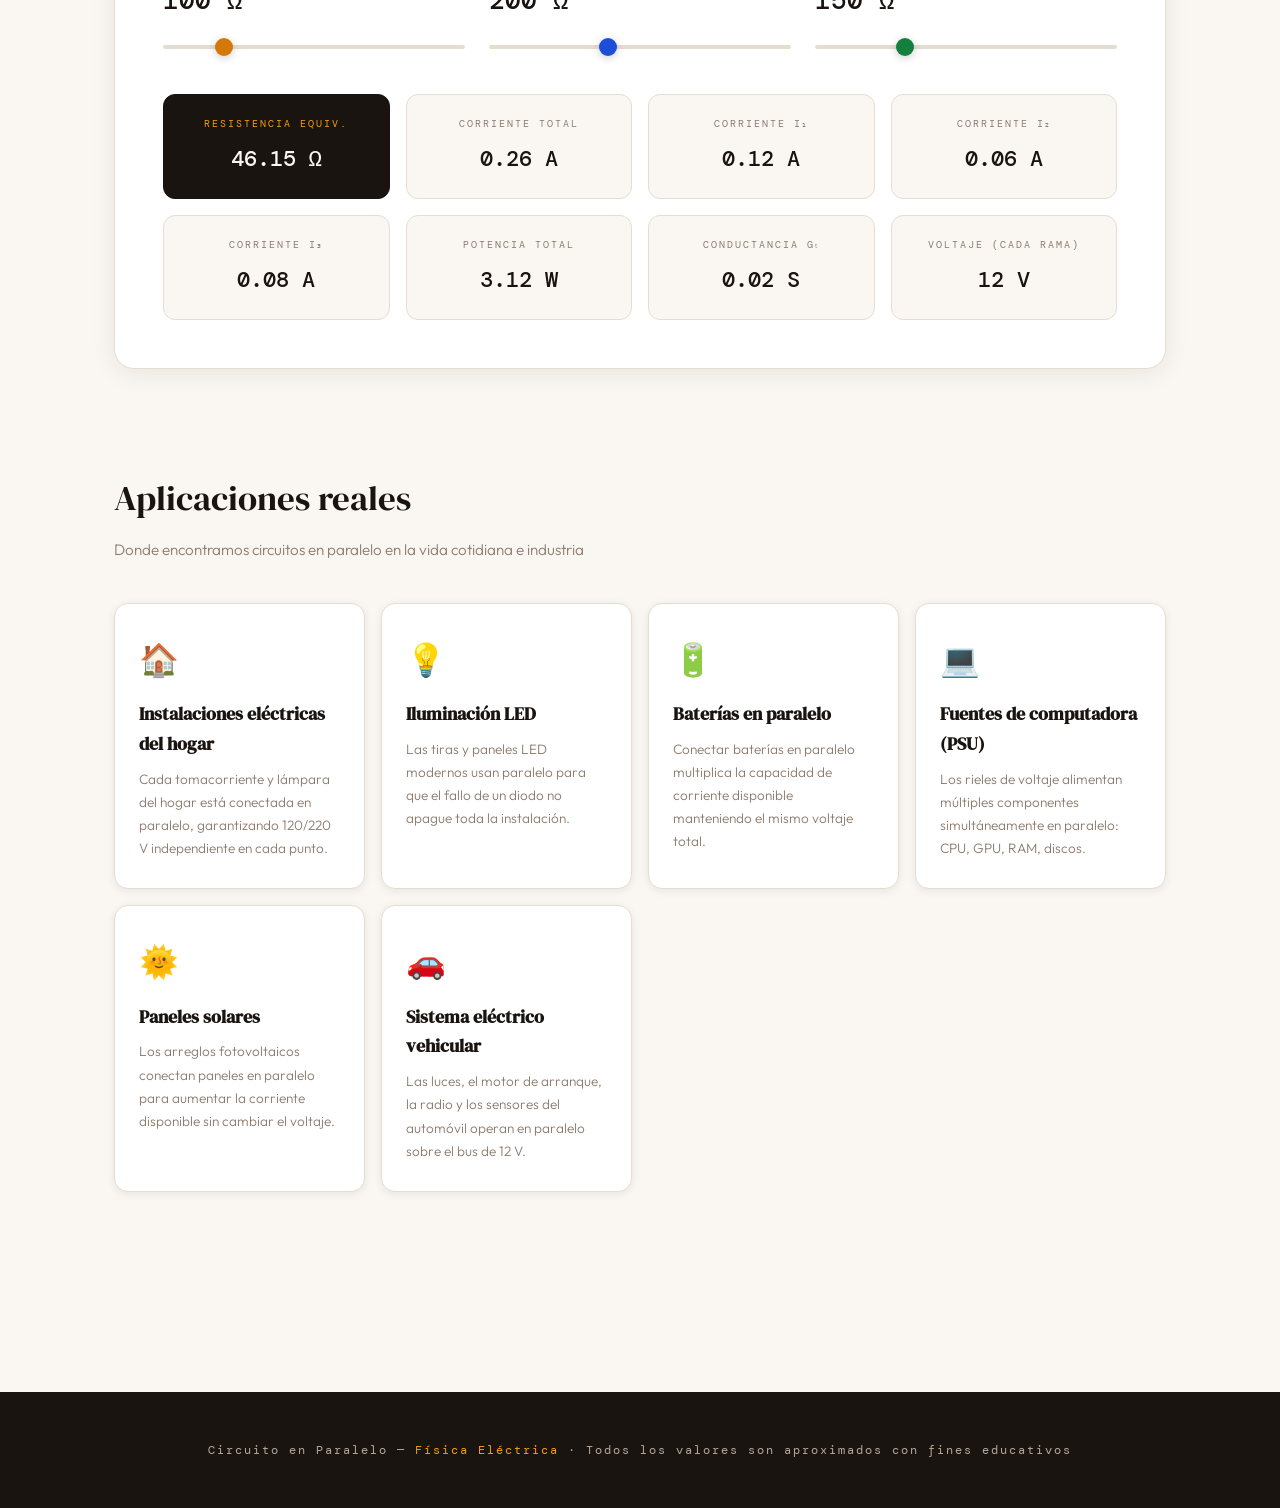
<file: contenidos/paralelo.html>
<!DOCTYPE html>
<html lang="es">
<head>
<meta charset="UTF-8">
<meta name="viewport" content="width=device-width, initial-scale=1.0">
<title>Circuito en Paralelo — Física Eléctrica</title>
<link href="https://fonts.googleapis.com/css2?family=DM+Serif+Display:ital@0;1&family=DM+Mono:wght@400;500&family=Outfit:wght@300;400;500;600&display=swap" rel="stylesheet">
<link rel="stylesheet" href="../style/style_paralelo.css">
<link rel="icon" type="image/x-icon" href="../img/imagee.png">
</head>
<body>

<!-- HERO -->
<section class="hero">
  <div class="hero-left">
    <div class="eyebrow">Física Eléctrica · Circuitos</div>
    <h1 class="hero-title">Circuito<br>en <em>Paralelo</em></h1>
    <p class="hero-desc">Una conexión donde la electricidad encuentra múltiples caminos simultáneos. La base de toda instalación eléctrica moderna.</p>
  </div>
  <div class="hero-right">
    <div class="circuit-svg-wrap">
      <!-- Animated parallel circuit SVG -->
      <svg viewBox="0 0 420 320" fill="none" xmlns="http://www.w3.org/2000/svg">
        <!-- Background card -->
        <rect x="10" y="10" width="400" height="300" rx="16" fill="white" stroke="#e5ddd0" stroke-width="1.5"/>

        <!-- Label -->
        <text x="30" y="36" font-family="DM Mono, monospace" font-size="10" fill="#8c7b6e" letter-spacing="2">CIRCUITO PARALELO</text>

        <!-- Main bus wires (top and bottom) -->
        <!-- Top bus: left to right -->
        <line x1="50" y1="80" x2="370" y2="80" stroke="#1a1410" stroke-width="2.5" stroke-linecap="round"/>
        <!-- Bottom bus -->
        <line x1="50" y1="240" x2="370" y2="240" stroke="#1a1410" stroke-width="2.5" stroke-linecap="round"/>

        <!-- Left vertical (battery side) -->
        <line x1="50" y1="80" x2="50" y2="240" stroke="#1a1410" stroke-width="2.5" stroke-linecap="round"/>
        <!-- Right vertical (return) -->
        <line x1="370" y1="80" x2="370" y2="240" stroke="#1a1410" stroke-width="2.5" stroke-linecap="round"/>

        <!-- Animated current on top bus -->
        <line x1="60" y1="80" x2="360" y2="80" stroke="#f59e0b" stroke-width="2" stroke-linecap="round"
              stroke-dasharray="10 8" stroke-dashoffset="200"
              style="animation: flow-right 1.8s linear infinite;"/>
        <!-- Animated current on bottom bus (reverse) -->
        <line x1="60" y1="240" x2="360" y2="240" stroke="#f59e0b" stroke-width="2" stroke-linecap="round"
              stroke-dasharray="10 8"
              style="animation: flow-left 1.8s linear infinite;"/>

        <!-- BATTERY (left side) -->
        <!-- Battery body -->
        <rect x="30" y="148" width="38" height="24" rx="4" fill="#1a1410" stroke="#1a1410"/>
        <text x="34" y="163" font-family="DM Mono" font-size="9" fill="#f59e0b">12V</text>
        <!-- Battery terminals -->
        <line x1="49" y1="80" x2="49" y2="148" stroke="#1a1410" stroke-width="2.5"/>
        <line x1="49" y1="172" x2="49" y2="240" stroke="#1a1410" stroke-width="2.5"/>
        <!-- Plus/minus -->
        <text x="20" y="155" font-family="DM Mono" font-size="14" fill="#d4780a" font-weight="bold">+</text>
        <text x="21" y="178" font-family="DM Mono" font-size="14" fill="#1d4ed8">−</text>

        <!-- BRANCH 1 — Resistor R1 -->
        <line x1="130" y1="80" x2="130" y2="112" stroke="#1a1410" stroke-width="2"/>
        <!-- Resistor zigzag -->
        <polyline points="130,112 120,120 140,128 120,136 140,144 120,152 140,160 130,168" stroke="#c0392b" stroke-width="2.5" fill="none" stroke-linecap="round" stroke-linejoin="round"/>
        <line x1="130" y1="168" x2="130" y2="240" stroke="#1a1410" stroke-width="2"/>
        <!-- R1 label -->
        <rect x="146" y="128" width="32" height="20" rx="4" fill="#fef2f2" stroke="#fecaca"/>
        <text x="152" y="141" font-family="DM Mono" font-size="10" fill="#c0392b">R₁</text>
        <!-- Current animation branch 1 -->
        <line x1="130" y1="86" x2="130" y2="110" stroke="#f59e0b" stroke-width="1.5" stroke-linecap="round"
              stroke-dasharray="6 5" style="animation: flow-down 1.2s linear infinite;"/>
        <line x1="130" y1="170" x2="130" y2="234" stroke="#f59e0b" stroke-width="1.5" stroke-linecap="round"
              stroke-dasharray="6 5" style="animation: flow-down 1.2s linear infinite; animation-delay:0.3s;"/>

        <!-- BRANCH 2 — Bulb -->
        <line x1="210" y1="80" x2="210" y2="126" stroke="#1a1410" stroke-width="2"/>
        <!-- Bulb circle -->
        <circle cx="210" cy="148" r="22" fill="#fef3e2" stroke="#d4780a" stroke-width="2" class="bulb-glow"/>
        <!-- Bulb filament -->
        <polyline points="201,148 205,142 210,150 215,142 219,148" stroke="#d4780a" stroke-width="2" fill="none" stroke-linecap="round" stroke-linejoin="round"/>
        <line x1="210" y1="170" x2="210" y2="240" stroke="#1a1410" stroke-width="2"/>
        <!-- Label -->
        <text x="236" y="152" font-family="DM Mono" font-size="10" fill="#d4780a">💡</text>
        <!-- Current animation branch 2 -->
        <line x1="210" y1="86" x2="210" y2="124" stroke="#f59e0b" stroke-width="1.5" stroke-linecap="round"
              stroke-dasharray="6 5" style="animation: flow-down 1.2s linear infinite; animation-delay:0.5s;"/>
        <line x1="210" y1="172" x2="210" y2="234" stroke="#f59e0b" stroke-width="1.5" stroke-linecap="round"
              stroke-dasharray="6 5" style="animation: flow-down 1.2s linear infinite; animation-delay:0.7s;"/>

        <!-- BRANCH 3 — Resistor R2 -->
        <line x1="300" y1="80" x2="300" y2="112" stroke="#1a1410" stroke-width="2"/>
        <polyline points="300,112 290,120 310,128 290,136 310,144 290,152 310,160 300,168" stroke="#1d4ed8" stroke-width="2.5" fill="none" stroke-linecap="round" stroke-linejoin="round"/>
        <line x1="300" y1="168" x2="300" y2="240" stroke="#1a1410" stroke-width="2"/>
        <rect x="314" y="128" width="32" height="20" rx="4" fill="#eff6ff" stroke="#bfdbfe"/>
        <text x="320" y="141" font-family="DM Mono" font-size="10" fill="#1d4ed8">R₂</text>
        <!-- Current animation branch 3 -->
        <line x1="300" y1="86" x2="300" y2="110" stroke="#f59e0b" stroke-width="1.5" stroke-linecap="round"
              stroke-dasharray="6 5" style="animation: flow-down 1.2s linear infinite; animation-delay:1s;"/>
        <line x1="300" y1="170" x2="300" y2="234" stroke="#f59e0b" stroke-width="1.5" stroke-linecap="round"
              stroke-dasharray="6 5" style="animation: flow-down 1.2s linear infinite; animation-delay:1.2s;"/>

        <!-- Node dots -->
        <circle cx="130" cy="80" r="5" fill="#f59e0b"/>
        <circle cx="210" cy="80" r="5" fill="#f59e0b"/>
        <circle cx="300" cy="80" r="5" fill="#f59e0b"/>
        <circle cx="130" cy="240" r="5" fill="#f59e0b"/>
        <circle cx="210" cy="240" r="5" fill="#f59e0b"/>
        <circle cx="300" cy="240" r="5" fill="#f59e0b"/>

        <!-- Legend -->
        <line x1="30" y1="280" x2="55" y2="280" stroke="#f59e0b" stroke-width="2" stroke-dasharray="6 4"/>
        <text x="62" y="284" font-family="DM Mono" font-size="9" fill="#8c7b6e" letter-spacing="1">CORRIENTE ELÉCTRICA</text>
      </svg>
    </div>
  </div>
</section>

<!-- NAV PILLS -->
<nav class="nav-pills">
  <a href="#definicion" class="pill active">Definición</a>
  <a href="#caracteristicas" class="pill">Características</a>
  <a href="#leyes" class="pill">Leyes</a>
  <a href="#comparacion" class="pill">vs. Serie</a>
  <a href="#calculadora" class="pill">Calculadora</a>
  <a href="#aplicaciones" class="pill">Aplicaciones</a>
</nav>

<!-- MAIN CONTENT -->
<div class="content">

  <!-- DEFINITION -->
  <div id="definicion" style="padding-top:60px; margin-bottom:64px;" class="reveal">
    <div class="definition">
      <div class="def-label">DEFINICIÓN</div>
      <div class="def-body">
        <h2>¿Qué es un circuito en paralelo?</h2>
        <p>Un circuito en paralelo es una configuración eléctrica en la que dos o más componentes se conectan entre los mismos dos nodos (puntos de unión), de manera que cada uno forma una trayectoria independiente para el flujo de corriente. A diferencia del circuito en serie, si uno de los componentes falla o se interrumpe, los demás continúan funcionando con normalidad.</p>
        <br>
        <p>Este principio es fundamental en las instalaciones eléctricas domésticas, industriales y en la mayoría de los dispositivos electrónicos modernos: permite que cada elemento opere a la misma tensión de la fuente, independientemente de los demás.</p>
      </div>
    </div>
  </div>

  <!-- CARACTERÍSTICAS -->
  <div id="caracteristicas" style="padding-top:20px;" class="reveal">
    <div class="section-title">Características principales</div>
    <p class="section-sub">Las propiedades que definen el comportamiento eléctrico de este tipo de circuito</p>

    <div class="char-grid">

      <div class="char-card voltage">
        <span class="char-icon">⚡</span>
        <span class="char-tag">Tensión · Voltaje</span>
        <h3>Voltaje igual en todas las ramas</h3>
        <p>Cada componente conectado en paralelo experimenta exactamente la misma diferencia de potencial que la fuente de alimentación. No importa cuántas ramas existan: todas reciben el mismo voltaje.</p>
        <div class="formula amber">V₁ = V₂ = V₃ = … = Vₜ</div>
      </div>

      <div class="char-card current">
        <span class="char-icon">〰️</span>
        <span class="char-tag">Corriente · Intensidad</span>
        <h3>La corriente se divide entre ramas</h3>
        <p>La corriente total que entrega la fuente se distribuye entre todas las ramas del circuito. Cada rama conduce una corriente proporcional a su resistencia: a menor resistencia, mayor corriente.</p>
        <div class="formula blue">Iₜ = I₁ + I₂ + I₃ + …</div>
      </div>

      <div class="char-card resistance">
        <span class="char-icon">🔩</span>
        <span class="char-tag">Resistencia Equivalente</span>
        <h3>Resistencia total menor que la mínima</h3>
        <p>Al agregar más ramas en paralelo, se ofrecen más caminos al flujo de corriente, lo que reduce la resistencia equivalente del circuito. Esta siempre será menor que la resistencia individual más pequeña.</p>
        <div class="formula green">1/Rₜ = 1/R₁ + 1/R₂ + 1/R₃</div>
      </div>

      <div class="char-card power">
        <span class="char-icon">💥</span>
        <span class="char-tag">Potencia</span>
        <h3>La potencia total es la suma de cada rama</h3>
        <p>La potencia disipada por el circuito completo es igual a la suma de la potencia consumida en cada rama de forma individual. También puede calcularse como el producto del voltaje total por la corriente total.</p>
        <div class="formula red">Pₜ = P₁ + P₂ + P₃ = Vₜ · Iₜ</div>
      </div>

      <div class="char-card independence">
        <span class="char-icon">🔀</span>
        <span class="char-tag">Independencia</span>
        <h3>Fallo independiente por rama</h3>
        <p>Si un componente falla, se rompe o se desconecta, únicamente esa rama queda sin funcionamiento. Las demás ramas no se ven afectadas y continúan operando con normalidad. Esta es la razón por la que las instalaciones eléctricas del hogar usan este esquema.</p>
      </div>

      <div class="char-card conductance">
        <span class="char-icon">📐</span>
        <span class="char-tag">Conductancia</span>
        <h3>Conductancias que se suman</h3>
        <p>La conductancia (G), inverso de la resistencia, se comporta de manera opuesta: las conductancias individuales de cada rama se suman directamente para obtener la conductancia equivalente total del circuito.</p>
        <div class="formula" style="background:var(--bg2)">Gₜ = G₁ + G₂ + G₃ = 1/Rₜ</div>
      </div>

    </div>
  </div>

  <!-- LEYES -->
  <div id="leyes" style="padding-top:20px;" class="laws-section reveal">
    <div class="section-title">Leyes que lo gobiernan</div>
    <p class="section-sub">Los principios físicos fundamentales que explican su comportamiento</p>

    <div class="law-row">
      <div class="law-card">
        <span class="law-num">1ª</span>
        <h3>1ª Ley de Kirchhoff — Ley de Nodos (KCL)</h3>
        <p>La suma de todas las corrientes que entran en un nodo es igual a la suma de todas las corrientes que salen de ese mismo nodo. En un circuito paralelo, la corriente total que entrega la fuente es igual a la suma de las corrientes en cada rama.</p>
        <div class="formula blue">ΣI_entradas = ΣI_salidas</div>
      </div>
      <div class="law-card">
        <span class="law-num">2ª</span>
        <h3>Ley de Ohm aplicada</h3>
        <p>En cada rama del circuito paralelo se aplica la Ley de Ohm de forma independiente. Conociendo el voltaje común y la resistencia de cada rama, se puede calcular la corriente que circula por ella con precisión.</p>
        <div class="formula amber">I_n = V / R_n</div>
      </div>
    </div>

    <div class="law-card" style="position:relative;overflow:hidden;">
      <span class="law-num" style="font-size:56px;">Req</span>
      <h3>Resistencia equivalente — Caso especial: dos resistores</h3>
      <p>Cuando solo hay dos resistencias en paralelo, la fórmula general se simplifica a la expresión del "producto sobre la suma". Este atajo facilita los cálculos en los casos más frecuentes de análisis de circuitos.</p>
      <div class="formula green" style="margin-top:0;">Req = (R₁ × R₂) / (R₁ + R₂)</div>
      &nbsp;&nbsp;
      <div class="formula" style="margin-top:0;">Caso n iguales: Req = R / n</div>
    </div>
  </div>

  <!-- COMPARACIÓN -->
  <div id="comparacion" style="padding-top:20px;" class="compare-section reveal">
    <div class="section-title">Paralelo vs. Serie</div>
    <p class="section-sub">Diferencias clave entre las dos configuraciones fundamentales</p>

    <div class="compare-wrap">
      <table>
        <thead>
          <tr>
            <th>Propiedad</th>
            <th>⚡ Circuito Paralelo</th>
            <th>🔗 Circuito Serie</th>
          </tr>
        </thead>
        <tbody>
          <tr>
            <td>VOLTAJE</td>
            <td><span class="badge-good">Igual en todos los elementos</span></td>
            <td>Se divide entre los elementos</td>
          </tr>
          <tr>
            <td>CORRIENTE</td>
            <td>Se divide en cada rama</td>
            <td><span class="badge-neutral">Igual en todos los elementos</span></td>
          </tr>
          <tr>
            <td>RESISTENCIA</td>
            <td>Menor que la mínima individual</td>
            <td>Suma directa de todas las resistencias</td>
          </tr>
          <tr>
            <td>FALLO</td>
            <td><span class="badge-good">Solo afecta a la rama dañada</span></td>
            <td>Interrumpe todo el circuito</td>
          </tr>
          <tr>
            <td>BRILLO DE FOCOS</td>
            <td><span class="badge-good">Igual que con fuente directa</span></td>
            <td>Disminuye al agregar más focos</td>
          </tr>
          <tr>
            <td>USO TÍPICO</td>
            <td>Instalaciones eléctricas del hogar</td>
            <td>Luces navideñas antiguas, sensores</td>
          </tr>
          <tr>
            <td>COMPLEJIDAD</td>
            <td>Mayor (más ramas, más corriente)</td>
            <td>Menor (un solo camino)</td>
          </tr>
        </tbody>
      </table>
    </div>
  </div>

  <!-- CALCULADORA -->
  <div id="calculadora" style="padding-top:20px;" class="demo-section reveal">
    <div class="section-title">Calculadora interactiva</div>
    <p class="section-sub">Ajusta los valores de resistencia y observa los resultados en tiempo real</p>

    <div class="demo-card">
      <h3>Tres resistencias en paralelo · 12 V</h3>
      <p>Fuente de voltaje constante: 12 V — Modifica las resistencias con los controles</p>

      <div class="sliders">
        <div class="slider-group">
          <label>Resistencia R₁</label>
          <span class="slider-val" id="v1">100 Ω</span>
          <input type="range" class="r1" id="r1" min="10" max="500" value="100" oninput="calculate()">
        </div>
        <div class="slider-group">
          <label>Resistencia R₂</label>
          <span class="slider-val" id="v2">200 Ω</span>
          <input type="range" class="r2" id="r2" min="10" max="500" value="200" oninput="calculate()">
        </div>
        <div class="slider-group">
          <label>Resistencia R₃</label>
          <span class="slider-val" id="v3">150 Ω</span>
          <input type="range" class="r3" id="r3" min="10" max="500" value="150" oninput="calculate()">
        </div>
      </div>

      <div class="results-grid">
        <div class="result-box highlight">
          <span class="r-label">Resistencia Equiv.</span>
          <span class="r-val" id="req">—</span>
        </div>
        <div class="result-box">
          <span class="r-label">Corriente Total</span>
          <span class="r-val" id="itot">—</span>
        </div>
        <div class="result-box">
          <span class="r-label">Corriente I₁</span>
          <span class="r-val" id="i1">—</span>
        </div>
        <div class="result-box">
          <span class="r-label">Corriente I₂</span>
          <span class="r-val" id="i2">—</span>
        </div>
        <div class="result-box">
          <span class="r-label">Corriente I₃</span>
          <span class="r-val" id="i3">—</span>
        </div>
        <div class="result-box">
          <span class="r-label">Potencia Total</span>
          <span class="r-val" id="ptot">—</span>
        </div>
        <div class="result-box">
          <span class="r-label">Conductancia Gₜ</span>
          <span class="r-val" id="gtot">—</span>
        </div>
        <div class="result-box">
          <span class="r-label">Voltaje (cada rama)</span>
          <span class="r-val">12 V</span>
        </div>
      </div>
    </div>
  </div>

  <!-- APLICACIONES -->
  <div id="aplicaciones" style="padding-top:20px;" class="apps-section reveal">
    <div class="section-title">Aplicaciones reales</div>
    <p class="section-sub">Donde encontramos circuitos en paralelo en la vida cotidiana e industria</p>

    <div class="apps-grid">
      <div class="app-card">
        <span class="app-icon">🏠</span>
        <h4>Instalaciones eléctricas del hogar</h4>
        <p>Cada tomacorriente y lámpara del hogar está conectada en paralelo, garantizando 120/220 V independiente en cada punto.</p>
      </div>
      <div class="app-card">
        <span class="app-icon">💡</span>
        <h4>Iluminación LED</h4>
        <p>Las tiras y paneles LED modernos usan paralelo para que el fallo de un diodo no apague toda la instalación.</p>
      </div>
      <div class="app-card">
        <span class="app-icon">🔋</span>
        <h4>Baterías en paralelo</h4>
        <p>Conectar baterías en paralelo multiplica la capacidad de corriente disponible manteniendo el mismo voltaje total.</p>
      </div>
      <div class="app-card">
        <span class="app-icon">💻</span>
        <h4>Fuentes de computadora (PSU)</h4>
        <p>Los rieles de voltaje alimentan múltiples componentes simultáneamente en paralelo: CPU, GPU, RAM, discos.</p>
      </div>
      <div class="app-card">
        <span class="app-icon">🌞</span>
        <h4>Paneles solares</h4>
        <p>Los arreglos fotovoltaicos conectan paneles en paralelo para aumentar la corriente disponible sin cambiar el voltaje.</p>
      </div>
      <div class="app-card">
        <span class="app-icon">🚗</span>
        <h4>Sistema eléctrico vehicular</h4>
        <p>Las luces, el motor de arranque, la radio y los sensores del automóvil operan en paralelo sobre el bus de 12 V.</p>
      </div>
    </div>
  </div>

</div>

<!-- FOOTER -->
<footer>
  <p>Circuito en Paralelo — <span>Física Eléctrica</span> · Todos los valores son aproximados con fines educativos</p>
</footer>

<script>
// Calculator
const V = 12;

function fmt(n, unit) {
  if (n >= 1000) return (n/1000).toFixed(2) + ' k' + unit;
  if (n < 0.01)  return (n*1000).toFixed(2) + ' m' + unit;
  return n.toFixed(2) + ' ' + unit;
}

function calculate() {
  const r1 = +document.getElementById('r1').value;
  const r2 = +document.getElementById('r2').value;
  const r3 = +document.getElementById('r3').value;

  document.getElementById('v1').textContent = r1 + ' Ω';
  document.getElementById('v2').textContent = r2 + ' Ω';
  document.getElementById('v3').textContent = r3 + ' Ω';

  const gt = 1/r1 + 1/r2 + 1/r3;
  const req = 1 / gt;
  const itot = V / req;
  const i1 = V / r1;
  const i2 = V / r2;
  const i3 = V / r3;
  const ptot = V * itot;

  document.getElementById('req').textContent  = fmt(req, 'Ω');
  document.getElementById('itot').textContent = fmt(itot, 'A');
  document.getElementById('i1').textContent   = fmt(i1, 'A');
  document.getElementById('i2').textContent   = fmt(i2, 'A');
  document.getElementById('i3').textContent   = fmt(i3, 'A');
  document.getElementById('ptot').textContent = fmt(ptot, 'W');
  document.getElementById('gtot').textContent = fmt(gt, 'S');
}

calculate();

// Scroll reveal
const reveals = document.querySelectorAll('.reveal');
const io = new IntersectionObserver((entries) => {
  entries.forEach(e => {
    if (e.isIntersecting) { e.target.classList.add('visible'); io.unobserve(e.target); }
  });
}, { threshold: 0.1 });
reveals.forEach(el => io.observe(el));

// Nav pill active state
const pills = document.querySelectorAll('.pill');
const sections = ['definicion','caracteristicas','leyes','comparacion','calculadora','aplicaciones'];
window.addEventListener('scroll', () => {
  let current = '';
  sections.forEach(id => {
    const el = document.getElementById(id);
    if (el && el.getBoundingClientRect().top < 200) current = id;
  });
  pills.forEach(p => {
    p.classList.toggle('active', p.getAttribute('href') === '#' + current);
  });
});
</script>
</body>
</html>
</file>
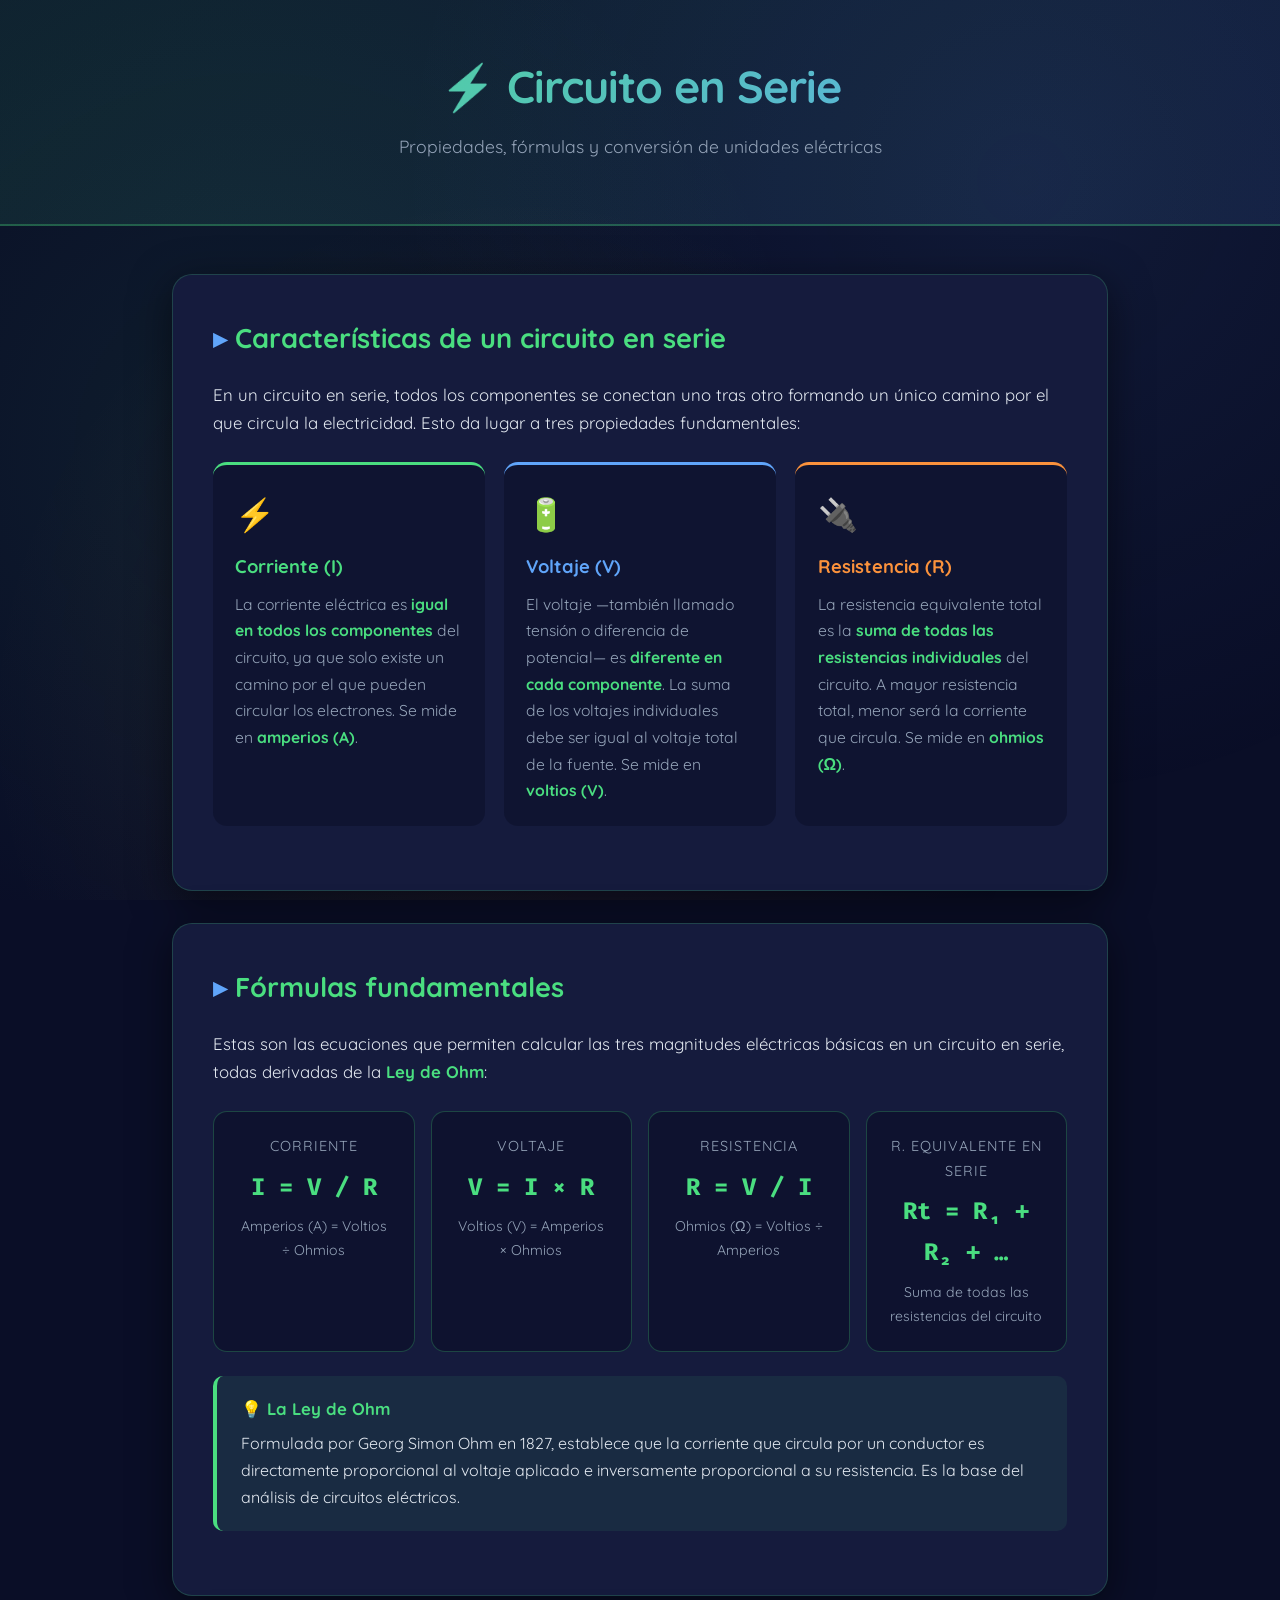
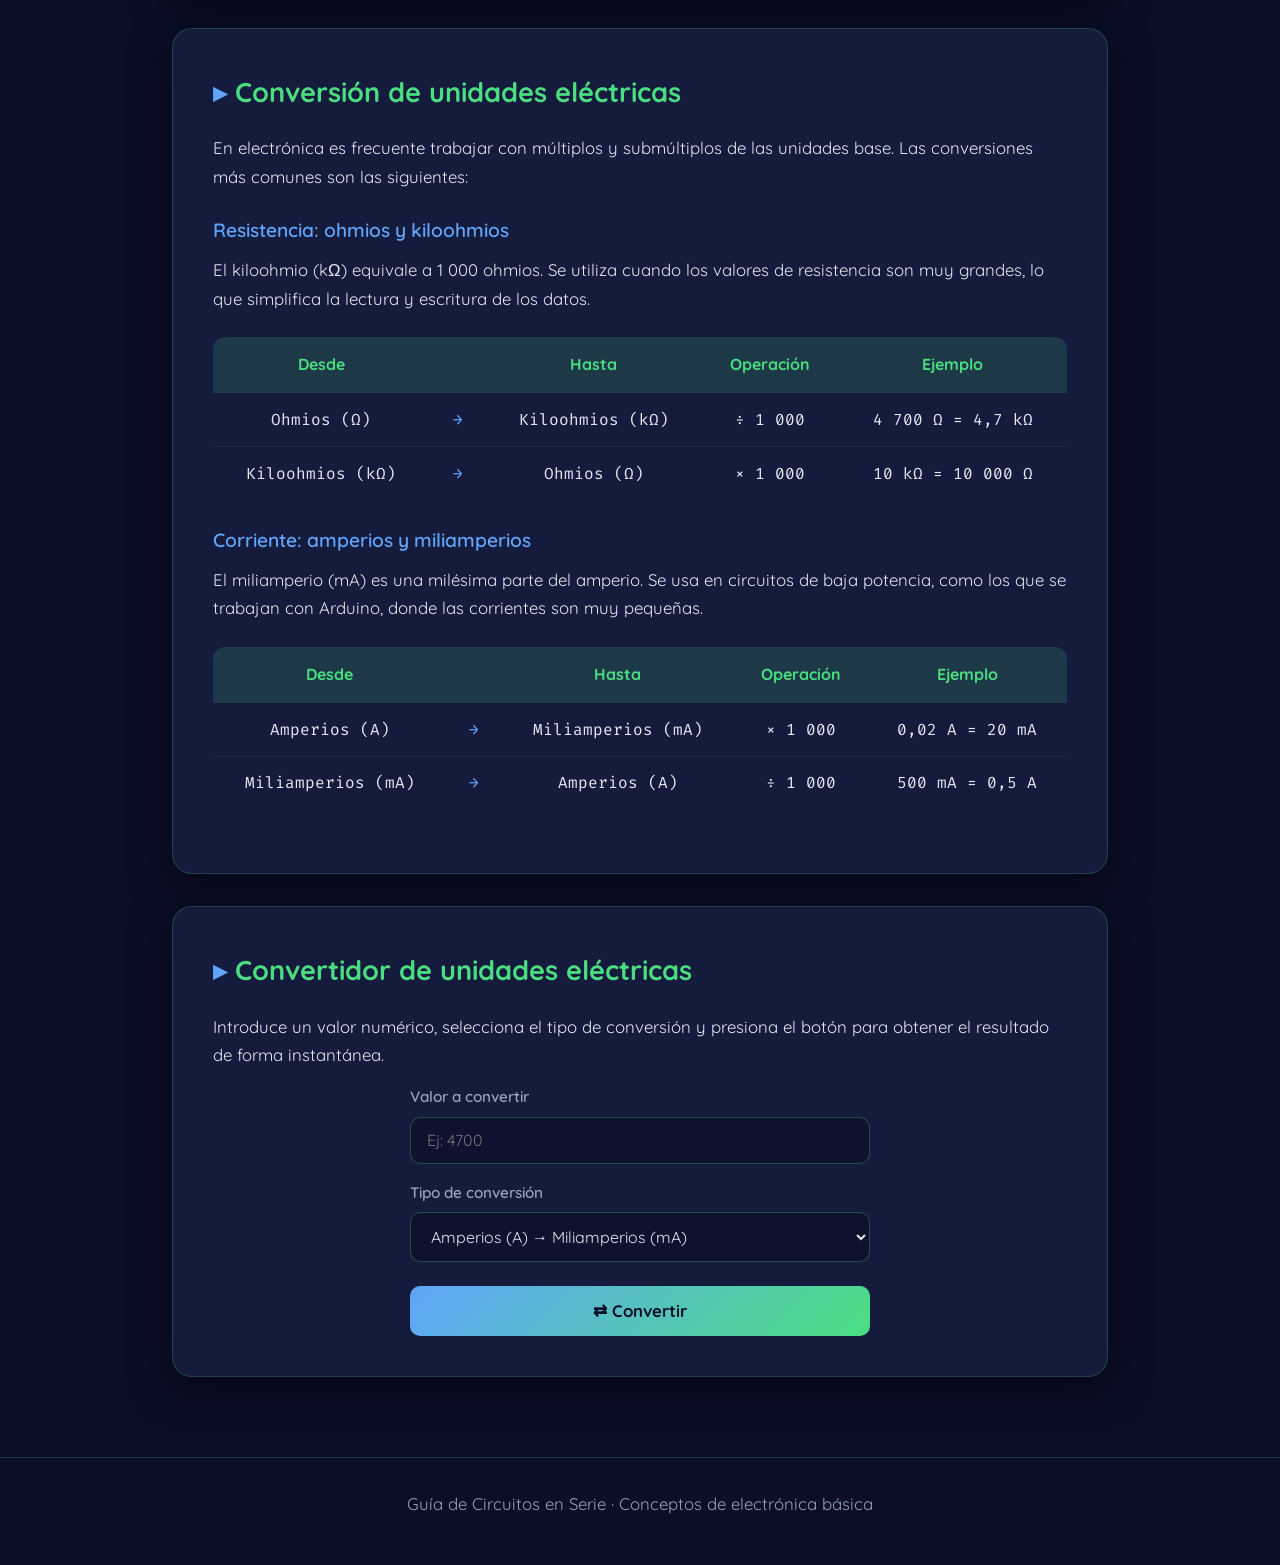
<file: contenidos/serie.html>
<!DOCTYPE html>
<html lang="es">
<head>
  <meta charset="UTF-8" />
  <meta name="viewport" content="width=device-width, initial-scale=1.0" />
  <title>Circuito en Serie</title>
  <link href="https://fonts.googleapis.com/css2?family=Quicksand:wght@400;500;600;700&family=Fira+Code:wght@400;500&display=swap" rel="stylesheet" />
  <link rel="stylesheet" href="../style/style_serie.css">
  <link rel="icon" type="image/x-icon" href="../img/imagee.png">
</head>
<body>

<header>
  <h1>⚡ Circuito en Serie</h1>
  <p class="subtitle">Propiedades, fórmulas y conversión de unidades eléctricas</p>
</header>

<div class="container">

  <!-- Sección 1: Propiedades -->
  <div class="section">
    <h2>Características de un circuito en serie</h2>
    <p>En un circuito en serie, todos los componentes se conectan uno tras otro formando un único camino por el que circula la electricidad. Esto da lugar a tres propiedades fundamentales:</p>

    <div class="props-grid">
      <div class="prop-card">
        <div class="prop-icon">⚡</div>
        <div class="prop-title">Corriente (I)</div>
        <p>La corriente eléctrica es <strong>igual en todos los componentes</strong> del circuito, ya que solo existe un camino por el que pueden circular los electrones. Se mide en <strong>amperios (A)</strong>.</p>
      </div>
      <div class="prop-card">
        <div class="prop-icon">🔋</div>
        <div class="prop-title">Voltaje (V)</div>
        <p>El voltaje —también llamado tensión o diferencia de potencial— es <strong>diferente en cada componente</strong>. La suma de los voltajes individuales debe ser igual al voltaje total de la fuente. Se mide en <strong>voltios (V)</strong>.</p>
      </div>
      <div class="prop-card">
        <div class="prop-icon">🔌</div>
        <div class="prop-title">Resistencia (R)</div>
        <p>La resistencia equivalente total es la <strong>suma de todas las resistencias individuales</strong> del circuito. A mayor resistencia total, menor será la corriente que circula. Se mide en <strong>ohmios (Ω)</strong>.</p>
      </div>
    </div>

   
  </div>

  <!-- Sección 2: Fórmulas -->
  <div class="section">
    <h2>Fórmulas fundamentales</h2>
    <p>Estas son las ecuaciones que permiten calcular las tres magnitudes eléctricas básicas en un circuito en serie, todas derivadas de la <strong>Ley de Ohm</strong>:</p>

    <div class="formulas-grid">
      <div class="formula-box">
        <div class="formula-label">Corriente</div>
        <div class="formula-eq">I = V / R</div>
        <div class="formula-desc">Amperios (A) = Voltios ÷ Ohmios</div>
      </div>
      <div class="formula-box">
        <div class="formula-label">Voltaje</div>
        <div class="formula-eq">V = I × R</div>
        <div class="formula-desc">Voltios (V) = Amperios × Ohmios</div>
      </div>
      <div class="formula-box">
        <div class="formula-label">Resistencia</div>
        <div class="formula-eq">R = V / I</div>
        <div class="formula-desc">Ohmios (Ω) = Voltios ÷ Amperios</div>
      </div>
      <div class="formula-box">
        <div class="formula-label">R. equivalente en serie</div>
        <div class="formula-eq">Rt = R₁ + R₂ + …</div>
        <div class="formula-desc">Suma de todas las resistencias del circuito</div>
      </div>
    </div>

    <div class="info-box">
      <strong>💡 La Ley de Ohm</strong>
      Formulada por Georg Simon Ohm en 1827, establece que la corriente que circula por un conductor es directamente proporcional al voltaje aplicado e inversamente proporcional a su resistencia. Es la base del análisis de circuitos eléctricos.
    </div>
  </div>

  <!-- Sección 3: Conversiones -->
  <div class="section">
    <h2>Conversión de unidades eléctricas</h2>
    <p>En electrónica es frecuente trabajar con múltiplos y submúltiplos de las unidades base. Las conversiones más comunes son las siguientes:</p>

    <h3>Resistencia: ohmios y kiloohmios</h3>
    <p>El kiloohmio (kΩ) equivale a 1 000 ohmios. Se utiliza cuando los valores de resistencia son muy grandes, lo que simplifica la lectura y escritura de los datos.</p>

    <table class="conv-table">
      <thead>
        <tr><th>Desde</th><th></th><th>Hasta</th><th>Operación</th><th>Ejemplo</th></tr>
      </thead>
      <tbody>
        <tr>
          <td>Ohmios (Ω)</td>
          <td class="arrow">→</td>
          <td>Kiloohmios (kΩ)</td>
          <td>÷ 1 000</td>
          <td>4 700 Ω = 4,7 kΩ</td>
        </tr>
        <tr>
          <td>Kiloohmios (kΩ)</td>
          <td class="arrow">→</td>
          <td>Ohmios (Ω)</td>
          <td>× 1 000</td>
          <td>10 kΩ = 10 000 Ω</td>
        </tr>
      </tbody>
    </table>

    <h3>Corriente: amperios y miliamperios</h3>
    <p>El miliamperio (mA) es una milésima parte del amperio. Se usa en circuitos de baja potencia, como los que se trabajan con Arduino, donde las corrientes son muy pequeñas.</p>

    <table class="conv-table">
      <thead>
        <tr><th>Desde</th><th></th><th>Hasta</th><th>Operación</th><th>Ejemplo</th></tr>
      </thead>
      <tbody>
        <tr>
          <td>Amperios (A)</td>
          <td class="arrow">→</td>
          <td>Miliamperios (mA)</td>
          <td>× 1 000</td>
          <td>0,02 A = 20 mA</td>
        </tr>
        <tr>
          <td>Miliamperios (mA)</td>
          <td class="arrow">→</td>
          <td>Amperios (A)</td>
          <td>÷ 1 000</td>
          <td>500 mA = 0,5 A</td>
        </tr>
      </tbody>
    </table>
  </div>

  <!-- Sección 4: Calculadora -->
  <div class="section">
    <h2>Convertidor de unidades eléctricas</h2>
    <p>Introduce un valor numérico, selecciona el tipo de conversión y presiona el botón para obtener el resultado de forma instantánea.</p>

    <div class="calc-wrapper">
      <div class="calc-field">
        <label for="valor">Valor a convertir</label>
        <input type="number" id="valor" placeholder="Ej: 4700" step="any" />
      </div>

      <div class="calc-field">
        <label for="tipo">Tipo de conversión</label>
        <select id="tipo">
          <option value="a_ma">Amperios (A) → Miliamperios (mA)</option>
          <option value="ma_a">Miliamperios (mA) → Amperios (A)</option>
          <option value="ohm_kohm">Ohmios (Ω) → Kiloohmios (kΩ)</option>
          <option value="kohm_ohm">Kiloohmios (kΩ) → Ohmios (Ω)</option>
        </select>
      </div>

      <button class="calc-btn" onclick="convertir()">⇄ Convertir</button>

      <div class="resultado" id="resultado"></div>
    </div>
  </div>

</div>

<footer>
  <p>Guía de Circuitos en Serie · Conceptos de electrónica básica</p>
</footer>

<script>
  function convertir() {
    const valor = parseFloat(document.getElementById("valor").value);
    const tipo  = document.getElementById("tipo").value;
    const resultDiv = document.getElementById("resultado");

    if (isNaN(valor)) {
      resultDiv.textContent = "⚠ Por favor, ingresa un número válido.";
      resultDiv.classList.add("visible");
      return;
    }

    let resultado, texto;

    switch (tipo) {
      case "a_ma":
        resultado = valor * 1000;
        texto = `${valor} A = ${resultado.toLocaleString('es-ES')} mA`;
        break;
      case "ma_a":
        resultado = valor / 1000;
        texto = `${valor} mA = ${resultado} A`;
        break;
      case "ohm_kohm":
        resultado = valor / 1000;
        texto = `${valor.toLocaleString('es-ES')} Ω = ${resultado} kΩ`;
        break;
      case "kohm_ohm":
        resultado = valor * 1000;
        texto = `${valor} kΩ = ${resultado.toLocaleString('es-ES')} Ω`;
        break;
    }

    resultDiv.textContent = "✔ " + texto;
    resultDiv.classList.add("visible");
  }

  // Permitir convertir al presionar Enter
  document.getElementById("valor").addEventListener("keydown", function(e) {
    if (e.key === "Enter") convertir();
  });
</script>

</body>
</html>
</file>
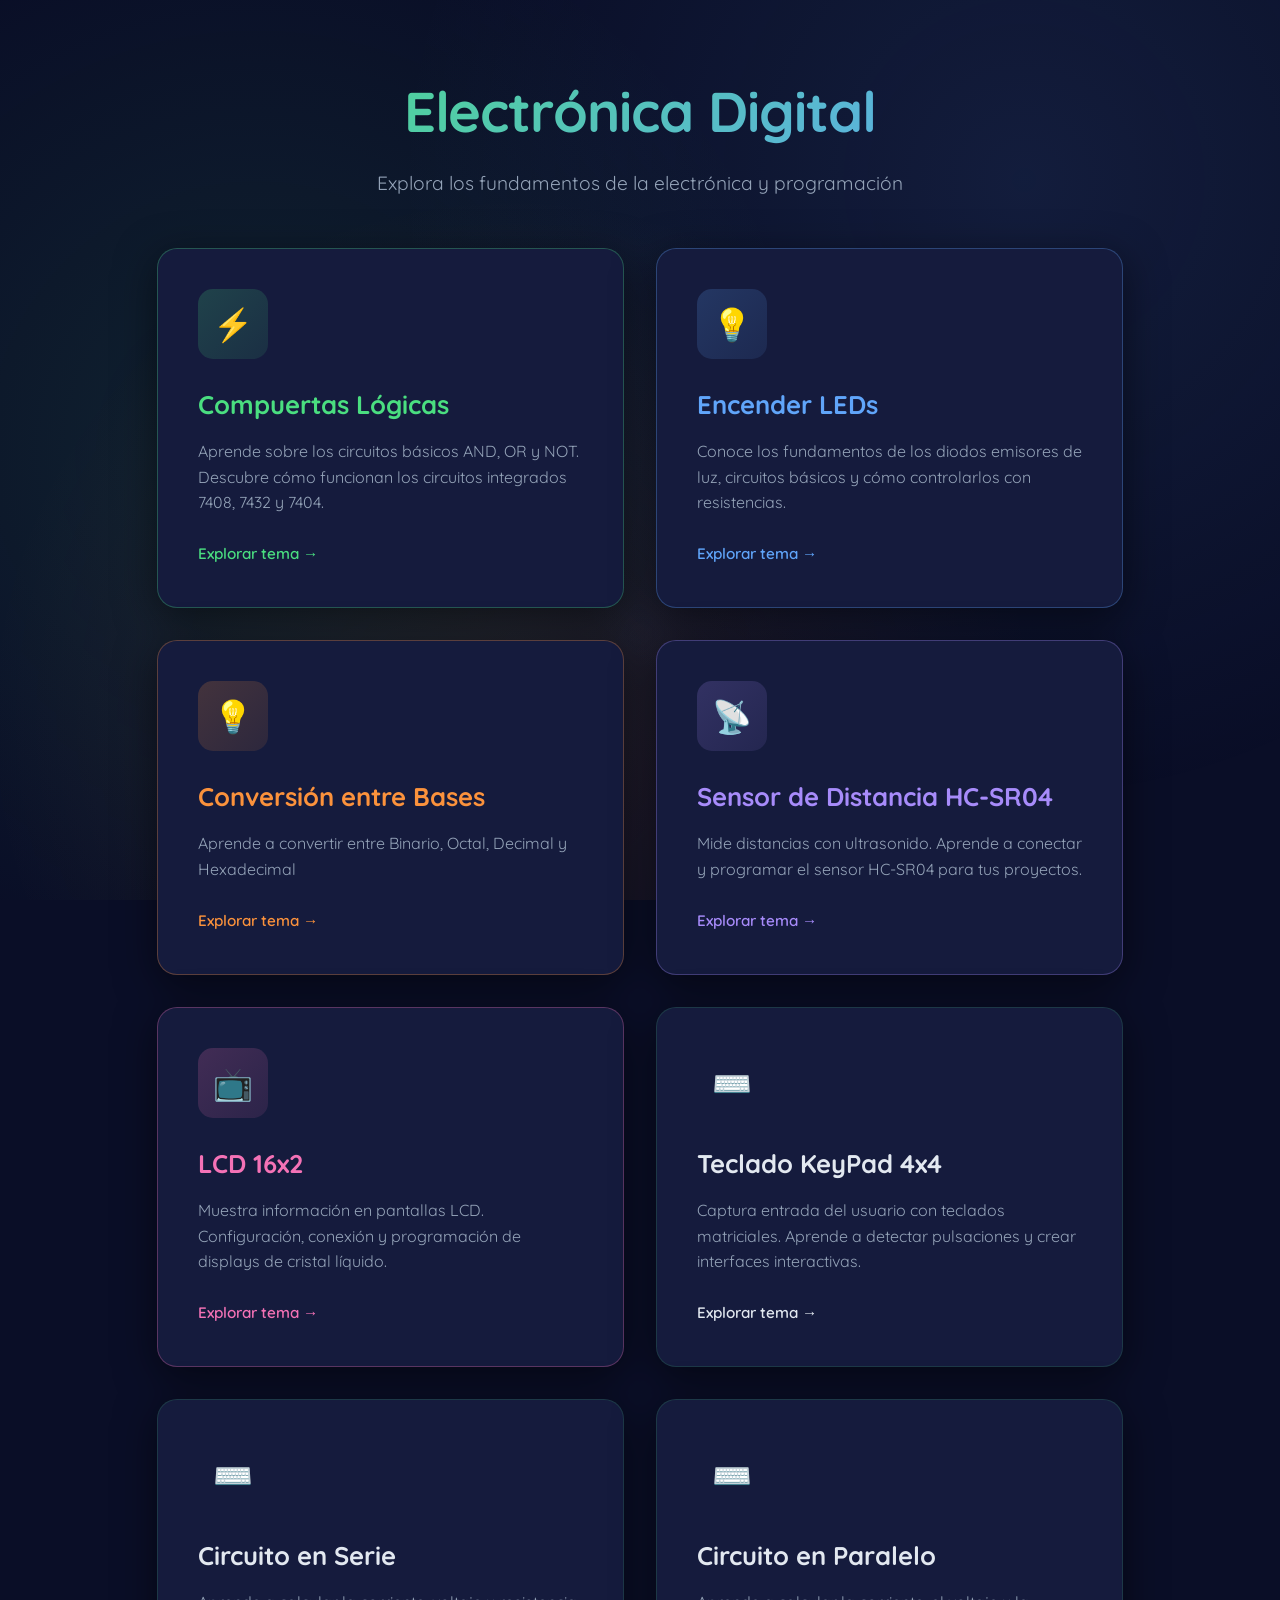
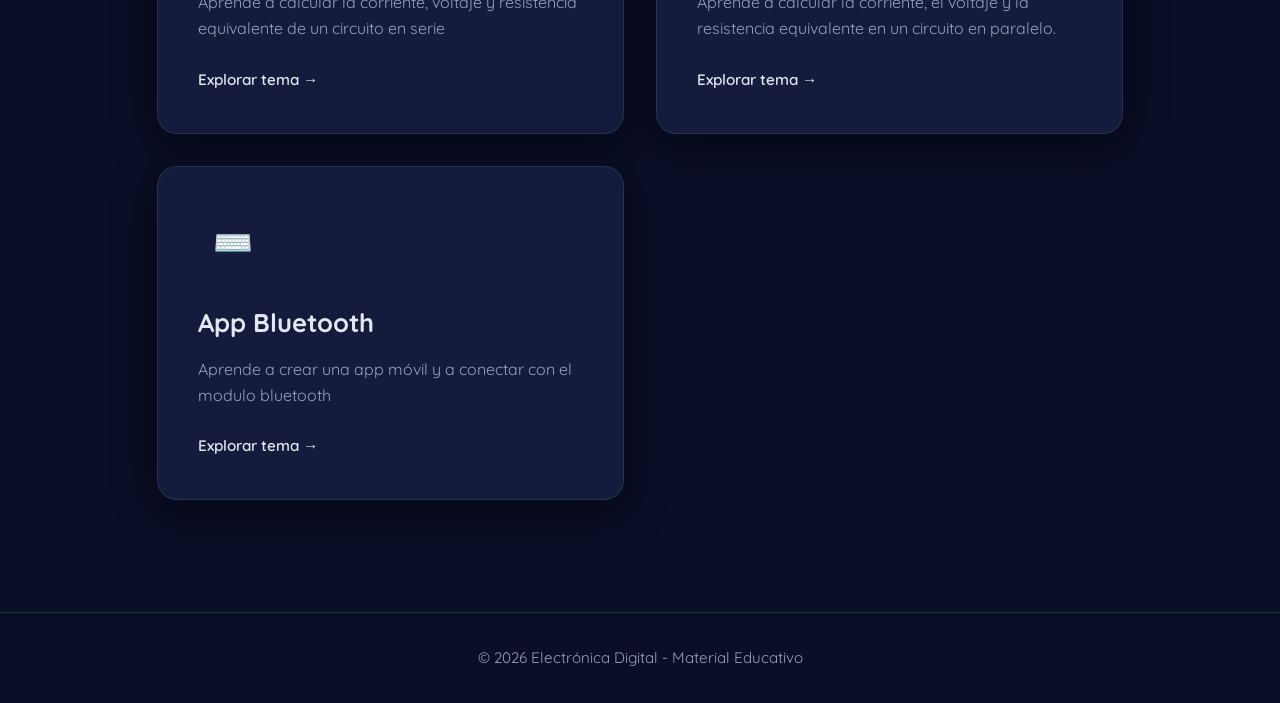
<file: lista/temas.html>
<!DOCTYPE html>
<html lang="es">
  <head>
    <meta charset="UTF-8" />
    <meta name="viewport" content="width=device-width, initial-scale=1.0" />
    <title>Electrónica Digital - Contenidos</title>
    <link rel="preconnect" href="https://fonts.googleapis.com" />
    <link rel="preconnect" href="https://fonts.gstatic.com" crossorigin />
    <link
      href="https://fonts.googleapis.com/css2?family=Quicksand:wght@400;500;600;700&display=swap"
      rel="stylesheet"
    />
   <link rel="stylesheet" href="../style/style_temas.css">
   <link rel="icon" type="image/x-icon" href="../img/imagee.png">
  </head>
  <body>
    <div class="container">
      <div class="main-title">
        <h1>Electrónica Digital</h1>
        <p>Explora los fundamentos de la electrónica y programación</p>
      </div>

      <div class="cards-grid">
        <!-- Card 1: Compuertas Lógicas -->
        <a href="../contenidos/compuertas.html" class="topic-card">
          <div class="card-icon">⚡</div>
          <h2 class="card-title">Compuertas Lógicas</h2>
          <p class="card-description">
            Aprende sobre los circuitos básicos AND, OR y NOT. Descubre cómo funcionan los circuitos integrados 7408, 7432 y 7404.
          </p>
          <span class="card-arrow">Explorar tema →</span>
        </a>

        <!-- Card 2: LEDs -->
        <a href="../contenidos/leds.html" class="topic-card">
          <div class="card-icon">💡</div>
          <h2 class="card-title">Encender LEDs</h2>
          <p class="card-description">
            Conoce los fundamentos de los diodos emisores de luz, circuitos básicos y cómo controlarlos con resistencias.
          </p>
          <span class="card-arrow">Explorar tema →</span>
        </a>

        <!-- Conversion entre bases -->

         <a href="../contenidos/conversion.html" class="topic-card">
          <div class="card-icon">💡</div>
          <h2 class="card-title">Conversión entre Bases</h2>
          <p class="card-description">
            Aprende a convertir entre Binario, Octal, Decimal y Hexadecimal
          </p>
          <span class="card-arrow">Explorar tema →</span>
        </a>

        <!-- Card 3: Sensor de Distancia -->
        <a href="../contenidos/distancia.html" class="topic-card">
          <div class="card-icon">📡</div>
          <h2 class="card-title">Sensor de Distancia HC-SR04</h2>
          <p class="card-description">
            Mide distancias con ultrasonido. Aprende a conectar y programar el sensor HC-SR04 para tus proyectos.
          </p>
          <span class="card-arrow">Explorar tema →</span>
        </a>

        <!-- Card 4: LCD -->
        <a href="../contenidos/lcd.html" class="topic-card">
          <div class="card-icon">📺</div>
          <h2 class="card-title">LCD 16x2</h2>
          <p class="card-description">
            Muestra información en pantallas LCD. Configuración, conexión y programación de displays de cristal líquido.
          </p>
          <span class="card-arrow">Explorar tema →</span>
        </a>

        <!-- Card 5: Keypad -->
        <a href="../contenidos/keypad.html" class="topic-card">
          <div class="card-icon">⌨️</div>
          <h2 class="card-title">Teclado KeyPad 4x4</h2>
          <p class="card-description">
            Captura entrada del usuario con teclados matriciales. Aprende a detectar pulsaciones y crear interfaces interactivas.
          </p>
          <span class="card-arrow">Explorar tema →</span>
        </a>

        <!-- Card 6: Circuito en serie -->
        <a href="../contenidos/serie.html" class="topic-card">
          <div class="card-icon">⌨️</div>
          <h2 class="card-title">Circuito en Serie</h2>
          <p class="card-description">
           Aprende a calcular la corriente, voltaje y resistencia equivalente de un circuito en serie
          </p>
          <span class="card-arrow">Explorar tema →</span>
        </a>

         <!-- Card 6: Circuito en paralelo -->
        <a href="../contenidos/paralelo.html" class="topic-card">
          <div class="card-icon">⌨️</div>
          <h2 class="card-title">Circuito en Paralelo</h2>
          <p class="card-description">
          Aprende a calcular la corriente, el voltaje y la resistencia equivalente en un circuito en paralelo.
          </p>
          <span class="card-arrow">Explorar tema →</span>
        </a>

        <a href="../contenidos/bluetooth_app.html" class="topic-card">
          <div class="card-icon">⌨️</div>
          <h2 class="card-title">App Bluetooth</h2>
          <p class="card-description">
          Aprende a crear una app móvil y a conectar con el modulo bluetooth
          </p>
          <span class="card-arrow">Explorar tema →</span>
        </a>


      </div>
    </div>

    <footer>
      <p>© 2026 Electrónica Digital - Material Educativo</p>
    </footer>
  </body>
</html>
</file>
<file: style/style_index.css>
:root {
        --color-bg: #0a0e27;
        --color-surface: #151b3d;
        --color-accent: #4ade80;
        --color-accent-2: #60a5fa;
        --color-accent-3: #fb923c;
        --color-text: #e2e8f0;
        --color-text-dim: #94a3b8;
        --shadow-lg: 0 10px 40px rgba(0, 0, 0, 0.5);
      }

      * {
        margin: 0;
        padding: 0;
        box-sizing: border-box;
      }

      body {
        font-family: 'Quicksand', sans-serif;
        background: var(--color-bg);
        color: var(--color-text);
        min-height: 100vh;
        display: flex;
        align-items: center;
        justify-content: center;
        overflow: hidden;
        position: relative;
      }

      /* Fondo animado con múltiples capas */
      body::before {
        content: '';
        position: fixed;
        top: 0;
        left: 0;
        width: 100%;
        height: 100%;
        background: 
          radial-gradient(circle at 20% 50%, rgba(74, 222, 128, 0.15) 0%, transparent 50%),
          radial-gradient(circle at 80% 20%, rgba(96, 165, 250, 0.15) 0%, transparent 50%),
          radial-gradient(circle at 40% 80%, rgba(251, 146, 60, 0.15) 0%, transparent 50%);
        z-index: -2;
        animation: backgroundShift 20s ease-in-out infinite;
      }

      /* Partículas flotantes */
      body::after {
        content: '';
        position: fixed;
        top: 0;
        left: 0;
        width: 100%;
        height: 100%;
        background-image: 
          radial-gradient(2px 2px at 20% 30%, rgba(74, 222, 128, 0.3), transparent),
          radial-gradient(2px 2px at 60% 70%, rgba(96, 165, 250, 0.3), transparent),
          radial-gradient(2px 2px at 50% 50%, rgba(251, 146, 60, 0.3), transparent),
          radial-gradient(2px 2px at 80% 10%, rgba(74, 222, 128, 0.3), transparent),
          radial-gradient(2px 2px at 90% 60%, rgba(96, 165, 250, 0.3), transparent),
          radial-gradient(1px 1px at 33% 80%, rgba(251, 146, 60, 0.3), transparent),
          radial-gradient(1px 1px at 70% 40%, rgba(74, 222, 128, 0.3), transparent);
        background-size: 200% 200%;
        background-position: 0% 0%;
        z-index: -1;
        animation: particleFloat 30s ease-in-out infinite;
      }

      @keyframes backgroundShift {
        0%, 100% { opacity: 0.6; }
        50% { opacity: 1; }
      }

      @keyframes particleFloat {
        0%, 100% { 
          background-position: 0% 0%;
          opacity: 0.4;
        }
        50% { 
          background-position: 100% 100%;
          opacity: 0.7;
        }
      }

      /* Contenedor principal */
      .hero-container {
        text-align: center;
        padding: 2rem;
        max-width: 900px;
        animation: fadeInUp 1s ease-out;
      }

      /* Logo o icono decorativo */
      .hero-icon {
        width: 120px;
        height: 120px;
        margin: 0 auto 2rem;
        background: linear-gradient(135deg, rgba(74, 222, 128, 0.2), rgba(96, 165, 250, 0.2));
        border-radius: 30px;
        display: flex;
        align-items: center;
        justify-content: center;
        font-size: 4rem;
        border: 2px solid rgba(74, 222, 128, 0.3);
        box-shadow: 
          0 0 40px rgba(74, 222, 128, 0.3),
          inset 0 0 30px rgba(74, 222, 128, 0.1);
        animation: float 6s ease-in-out infinite;
      }

      @keyframes float {
        0%, 100% { transform: translateY(0px); }
        50% { transform: translateY(-20px); }
      }

      /* Título principal */
      .hero-title {
        font-size: 4rem;
        font-weight: 700;
        line-height: 1.2;
        margin-bottom: 1rem;
        background: linear-gradient(135deg, var(--color-accent), var(--color-accent-2), var(--color-accent-3));
        -webkit-background-clip: text;
        -webkit-text-fill-color: transparent;
        background-clip: text;
        letter-spacing: -2px;
        animation: fadeInDown 1s ease-out 0.2s backwards;
      }

      /* Autor */
      .hero-author {
        font-size: 1.5rem;
        color: var(--color-text);
        font-weight: 600;
        margin-bottom: 0.5rem;
        animation: fadeInDown 1s ease-out 0.4s backwards;
      }

      /* Rol */
      .hero-role {
        font-size: 1.1rem;
        color: var(--color-text-dim);
        font-weight: 400;
        margin-bottom: 3rem;
        animation: fadeInDown 1s ease-out 0.6s backwards;
      }

      /* Botón CTA */
      .cta-button {
        display: inline-block;
        padding: 1.2rem 3rem;
        font-size: 1.2rem;
        font-weight: 600;
        text-decoration: none;
        color: var(--color-bg);
        background: linear-gradient(135deg, var(--color-accent), var(--color-accent-2));
        border-radius: 50px;
        box-shadow: 
          0 10px 30px rgba(74, 222, 128, 0.4),
          0 0 50px rgba(74, 222, 128, 0.2);
        transition: all 0.4s cubic-bezier(0.4, 0, 0.2, 1);
        position: relative;
        overflow: hidden;
        animation: fadeInUp 1s ease-out 0.8s backwards;
      }

      .cta-button::before {
        content: '';
        position: absolute;
        top: 0;
        left: -100%;
        width: 100%;
        height: 100%;
        background: linear-gradient(90deg, transparent, rgba(255, 255, 255, 0.3), transparent);
        transition: left 0.5s;
      }

      .cta-button:hover::before {
        left: 100%;
      }

      .cta-button:hover {
        transform: translateY(-5px);
        box-shadow: 
          0 15px 40px rgba(74, 222, 128, 0.6),
          0 0 60px rgba(74, 222, 128, 0.3);
      }

      .cta-button:active {
        transform: translateY(-2px);
      }

      /* Elementos decorativos flotantes */
      .decoration {
        position: fixed;
        border-radius: 50%;
        pointer-events: none;
        z-index: -1;
      }

      .decoration-1 {
        width: 400px;
        height: 400px;
        background: radial-gradient(circle, rgba(74, 222, 128, 0.1), transparent);
        top: -100px;
        right: -100px;
        animation: rotate 30s linear infinite;
      }

      .decoration-2 {
        width: 300px;
        height: 300px;
        background: radial-gradient(circle, rgba(96, 165, 250, 0.1), transparent);
        bottom: -50px;
        left: -50px;
        animation: rotate 25s linear infinite reverse;
      }

      .decoration-3 {
        width: 200px;
        height: 200px;
        background: radial-gradient(circle, rgba(251, 146, 60, 0.1), transparent);
        top: 50%;
        left: 10%;
        animation: pulse 8s ease-in-out infinite;
      }

      @keyframes rotate {
        from { transform: rotate(0deg); }
        to { transform: rotate(360deg); }
      }

      @keyframes pulse {
        0%, 100% { 
          transform: scale(1);
          opacity: 0.5;
        }
        50% { 
          transform: scale(1.2);
          opacity: 0.8;
        }
      }

      /* Animaciones de entrada */
      @keyframes fadeInUp {
        from {
          opacity: 0;
          transform: translateY(40px);
        }
        to {
          opacity: 1;
          transform: translateY(0);
        }
      }

      @keyframes fadeInDown {
        from {
          opacity: 0;
          transform: translateY(-40px);
        }
        to {
          opacity: 1;
          transform: translateY(0);
        }
      }

      /* Responsive */
      @media (max-width: 768px) {
        .hero-title {
          font-size: 2.5rem;
          letter-spacing: -1px;
        }

        .hero-author {
          font-size: 1.2rem;
        }

        .hero-role {
          font-size: 1rem;
        }

        .hero-icon {
          width: 100px;
          height: 100px;
          font-size: 3rem;
        }

        .cta-button {
          padding: 1rem 2rem;
          font-size: 1.1rem;
        }

        .decoration-1,
        .decoration-2,
        .decoration-3 {
          display: none;
        }
      }

      /* Flecha animada en el botón */
      .cta-button::after {
        content: '→';
        margin-left: 0.5rem;
        display: inline-block;
        transition: transform 0.3s ease;
      }

      .cta-button:hover::after {
        transform: translateX(5px);
      }
</file>
<file: style/style_compuertas.css>
:root {
        --color-bg: #0a0e27;
        --color-surface: #151b3d;
        --color-accent: #4ade80;
        --color-accent-2: #60a5fa;
        --color-accent-3: #fb923c;
        --color-text: #e2e8f0;
        --color-text-dim: #94a3b8;
        --shadow-lg: 0 10px 40px rgba(0, 0, 0, 0.5);
      }

      * {
        margin: 0;
        padding: 0;
        box-sizing: border-box;
      }

      body {
        font-family: 'Quicksand', sans-serif;
        background: var(--color-bg);
        color: var(--color-text);
        line-height: 1.7;
        overflow-x: hidden;
      }

      /* Fondo animado */
      body::before {
        content: '';
        position: fixed;
        top: 0;
        left: 0;
        width: 100%;
        height: 100%;
        background: 
          radial-gradient(circle at 20% 50%, rgba(74, 222, 128, 0.1) 0%, transparent 50%),
          radial-gradient(circle at 80% 20%, rgba(96, 165, 250, 0.1) 0%, transparent 50%),
          radial-gradient(circle at 40% 80%, rgba(251, 146, 60, 0.1) 0%, transparent 50%);
        z-index: -1;
        animation: backgroundShift 20s ease-in-out infinite;
      }

      @keyframes backgroundShift {
        0%, 100% { opacity: 0.5; }
        50% { opacity: 0.8; }
      }

      /* Header */
      header {
        padding: 3rem 2rem;
        text-align: center;
        background: linear-gradient(135deg, rgba(74, 222, 128, 0.1), rgba(96, 165, 250, 0.1));
        border-bottom: 2px solid rgba(74, 222, 128, 0.3);
        animation: fadeInDown 0.8s ease-out;
      }

      h1 {
        font-size: 3rem;
        font-weight: 700;
        background: linear-gradient(135deg, var(--color-accent), var(--color-accent-2));
        -webkit-background-clip: text;
        -webkit-text-fill-color: transparent;
        background-clip: text;
        margin-bottom: 0.5rem;
        letter-spacing: -1px;
      }

      /* Container */
      .container {
        max-width: 1100px;
        margin: 0 auto;
        padding: 3rem 2rem;
      }

      /* Secciones */
      .section {
        background: var(--color-surface);
        padding: 2.5rem;
        border-radius: 20px;
        margin-bottom: 2rem;
        box-shadow: var(--shadow-lg);
        border: 1px solid rgba(74, 222, 128, 0.2);
        animation: fadeInUp 0.8s ease-out backwards;
      }

      .section:nth-child(1) { animation-delay: 0.1s; }
      .section:nth-child(2) { animation-delay: 0.2s; }
      .section:nth-child(3) { animation-delay: 0.3s; }
      .section:nth-child(4) { animation-delay: 0.4s; }
      .section:nth-child(5) { animation-delay: 0.5s; }
      .section:nth-child(6) { animation-delay: 0.6s; }

      h2 {
        font-size: 1.8rem;
        color: var(--color-accent);
        margin-bottom: 1.2rem;
        font-weight: 600;
        display: flex;
        align-items: center;
        gap: 0.5rem;
      }

      h2::before {
        content: '▸';
        color: var(--color-accent-2);
      }

      p {
        margin-bottom: 1rem;
        font-size: 1.05rem;
      }

      strong {
        color: var(--color-accent);
      }

      /* Listas */
      ul {
        margin: 1rem 0 1rem 2rem;
        color: var(--color-text-dim);
      }

      li {
        margin-bottom: 0.5rem;
        padding-left: 0.5rem;
      }

      li::marker {
        color: var(--color-accent);
      }

      /* Código */
      pre {
        background: rgba(10, 14, 39, 0.6);
        padding: 1.5rem;
        border-radius: 12px;
        overflow-x: auto;
        margin: 1.5rem 0;
        border-left: 4px solid var(--color-accent);
      }

      code {
        font-family: 'Fira Code', monospace;
        color: var(--color-accent);
        font-size: 0.95rem;
        line-height: 1.6;
      }

      /* Gate Cards */
      .gate-card {
        background: rgba(10, 14, 39, 0.4);
        padding: 2rem;
        border-radius: 15px;
        margin: 2rem 0;
        border: 1px solid rgba(74, 222, 128, 0.2);
      }

      .gate-title {
        font-size: 1.8rem;
        font-weight: 700;
        color: var(--color-accent-2);
        margin-bottom: 1.5rem;
        text-align: center;
      }

      .gate-svg {
        text-align: center;
        margin: 1.5rem 0;
        padding: 1rem;
        background: rgba(255, 255, 255, 0.05);
        border-radius: 10px;
      }

      .gate-svg svg text {
        fill: var(--color-text) !important;
      }

      .description {
        background: rgba(74, 222, 128, 0.1);
        padding: 1rem;
        border-radius: 8px;
        text-align: center;
        font-weight: 600;
        color: var(--color-accent);
        margin: 1rem 0;
      }

      /* Tabla de verdad */
      .truth-table {
        margin-top: 1.5rem;
      }

      .truth-table h3 {
        font-size: 1.2rem;
        color: var(--color-accent-2);
        margin-bottom: 1rem;
        font-weight: 600;
        text-align: center;
      }

      table {
        width: 100%;
        border-collapse: collapse;
        background: rgba(10, 14, 39, 0.6);
        border-radius: 10px;
        overflow: hidden;
      }

      th {
        background: rgba(74, 222, 128, 0.2);
        padding: 1rem;
        text-align: center;
        font-weight: 600;
        color: var(--color-accent);
        border: 1px solid rgba(74, 222, 128, 0.3);
      }

      td {
        padding: 1rem;
        text-align: center;
        border: 1px solid rgba(74, 222, 128, 0.2);
        font-family: 'Fira Code', monospace;
        font-size: 1.05rem;
        color: var(--color-text);
      }

      tr:nth-child(even) {
        background: rgba(74, 222, 128, 0.05);
      }

      /* Highlight box */
      .highlight {
        background: rgba(96, 165, 250, 0.1);
        border-left: 4px solid var(--color-accent-2);
        padding: 1.5rem;
        border-radius: 10px;
        margin: 1.5rem 0;
      }

      .highlight strong {
        color: var(--color-accent-2);
      }

      .highlight ul {
        margin-top: 1rem;
      }

      /* Enlaces */
      a {
        color: var(--color-accent-2);
        text-decoration: none;
        font-weight: 600;
        transition: color 0.3s ease;
      }

      a:hover {
        color: var(--color-accent);
        text-decoration: underline;
      }

      /* Botón de simulación */
      .sim-button {
        display: inline-block;
        padding: 1rem 2.5rem;
        background: linear-gradient(135deg, var(--color-accent-2), var(--color-accent));
        color: var(--color-bg);
        text-decoration: none;
        border-radius: 50px;
        font-weight: 600;
        font-size: 1.1rem;
        transition: all 0.3s ease;
        box-shadow: 0 5px 20px rgba(96, 165, 250, 0.4);
        text-align: center;
      }

      .sim-button:hover {
        transform: translateY(-3px);
        box-shadow: 0 8px 30px rgba(96, 165, 250, 0.6);
        text-decoration: none;
      }

      .button-container {
        text-align: center;
        margin-top: 2rem;
      }

      /* Footer */
      footer {
        text-align: center;
        padding: 2rem;
        margin-top: 3rem;
        color: var(--color-text-dim);
        border-top: 1px solid rgba(74, 222, 128, 0.2);
      }

      /* Animaciones */
      @keyframes fadeInDown {
        from {
          opacity: 0;
          transform: translateY(-30px);
        }
        to {
          opacity: 1;
          transform: translateY(0);
        }
      }

      @keyframes fadeInUp {
        from {
          opacity: 0;
          transform: translateY(30px);
        }
        to {
          opacity: 1;
          transform: translateY(0);
        }
      }

      /* Responsive */
      @media (max-width: 768px) {
        h1 {
          font-size: 2.2rem;
        }

        h2 {
          font-size: 1.5rem;
        }

        .section {
          padding: 1.5rem;
        }

        .container {
          padding: 2rem 1rem;
        }

        .gate-card {
          padding: 1.5rem;
        }
      }
</file>
<file: style/style_conversion.css>
:root {
        --color-bg: #0a0e27;
        --color-surface: #151b3d;
        --color-accent: #4ade80;
        --color-accent-2: #60a5fa;
        --color-accent-3: #fb923c;
        --color-text: #e2e8f0;
        --color-text-dim: #94a3b8;
        --shadow-lg: 0 10px 40px rgba(0, 0, 0, 0.5);
      }

      * {
        margin: 0;
        padding: 0;
        box-sizing: border-box;
      }

      body {
        font-family: 'Quicksand', sans-serif;
        background: var(--color-bg);
        color: var(--color-text);
        line-height: 1.7;
        overflow-x: hidden;
      }

      body::before {
        content: '';
        position: fixed;
        top: 0;
        left: 0;
        width: 100%;
        height: 100%;
        background: 
          radial-gradient(circle at 20% 50%, rgba(74, 222, 128, 0.1) 0%, transparent 50%),
          radial-gradient(circle at 80% 20%, rgba(96, 165, 250, 0.1) 0%, transparent 50%),
          radial-gradient(circle at 40% 80%, rgba(251, 146, 60, 0.1) 0%, transparent 50%);
        z-index: -1;
        animation: backgroundShift 20s ease-in-out infinite;
      }

      @keyframes backgroundShift {
        0%, 100% { opacity: 0.5; }
        50% { opacity: 0.8; }
      }

      header {
        padding: 3rem 2rem;
        text-align: center;
        background: linear-gradient(135deg, rgba(74, 222, 128, 0.1), rgba(96, 165, 250, 0.1));
        border-bottom: 2px solid rgba(74, 222, 128, 0.3);
        animation: fadeInDown 0.8s ease-out;
      }

      h1 {
        font-size: 3rem;
        font-weight: 700;
        background: linear-gradient(135deg, var(--color-accent), var(--color-accent-2));
        -webkit-background-clip: text;
        -webkit-text-fill-color: transparent;
        background-clip: text;
        margin-bottom: 0.5rem;
        letter-spacing: -1px;
      }

      .subtitle {
        font-size: 1.2rem;
        color: var(--color-text-dim);
        font-weight: 400;
      }

      .container {
        max-width: 1100px;
        margin: 0 auto;
        padding: 3rem 2rem;
      }

      .section {
        background: var(--color-surface);
        padding: 2.5rem;
        border-radius: 20px;
        margin-bottom: 2rem;
        box-shadow: var(--shadow-lg);
        border: 1px solid rgba(74, 222, 128, 0.2);
        animation: fadeInUp 0.8s ease-out backwards;
      }

      .section:nth-child(1) { animation-delay: 0.1s; }
      .section:nth-child(2) { animation-delay: 0.2s; }
      .section:nth-child(3) { animation-delay: 0.3s; }
      .section:nth-child(4) { animation-delay: 0.4s; }
      .section:nth-child(5) { animation-delay: 0.5s; }

      h2 {
        font-size: 1.8rem;
        color: var(--color-accent);
        margin-bottom: 1.2rem;
        font-weight: 600;
        display: flex;
        align-items: center;
        gap: 0.5rem;
      }

      h2::before {
        content: '▸';
        color: var(--color-accent-2);
      }

      h3 {
        font-size: 1.4rem;
        color: var(--color-accent-2);
        margin: 1.5rem 0 1rem 0;
        font-weight: 600;
      }

      p {
        margin-bottom: 1rem;
        font-size: 1.05rem;
      }

      strong {
        color: var(--color-accent);
      }

      table {
        width: 100%;
        border-collapse: collapse;
        margin: 1.5rem 0;
        background: rgba(10, 14, 39, 0.6);
        border-radius: 12px;
        overflow: hidden;
      }

      thead {
        background: rgba(74, 222, 128, 0.2);
      }

      th {
        padding: 1rem;
        text-align: center;
        color: var(--color-accent);
        font-weight: 600;
        font-size: 1.1rem;
      }

      td {
        padding: 0.8rem 1rem;
        text-align: center;
        border-bottom: 1px solid rgba(74, 222, 128, 0.1);
      }

      tbody tr:hover {
        background: rgba(74, 222, 128, 0.05);
      }

      .info-box {
        background: rgba(74, 222, 128, 0.1);
        border-left: 4px solid var(--color-accent);
        padding: 1.5rem;
        border-radius: 10px;
        margin: 1.5rem 0;
      }

      .info-box strong {
        color: var(--color-accent);
        display: block;
        margin-bottom: 0.5rem;
        font-size: 1.1rem;
      }

      .example-box {
        background: rgba(96, 165, 250, 0.1);
        border-left: 4px solid var(--color-accent-2);
        padding: 1.5rem;
        border-radius: 10px;
        margin: 1.5rem 0;
      }

      .example-title {
        color: var(--color-accent-2);
        font-weight: 700;
        font-size: 1.2rem;
        margin-bottom: 1rem;
      }

      .process-steps {
        counter-reset: step-counter;
        margin: 1.5rem 0;
      }

      .step {
        background: rgba(96, 165, 250, 0.1);
        padding: 1.2rem 1.5rem;
        border-radius: 10px;
        margin-bottom: 1rem;
        border-left: 4px solid var(--color-accent-2);
        position: relative;
        padding-left: 4rem;
      }

      .step::before {
        counter-increment: step-counter;
        content: counter(step-counter);
        position: absolute;
        left: 1rem;
        top: 50%;
        transform: translateY(-50%);
        width: 2rem;
        height: 2rem;
        background: var(--color-accent-2);
        color: var(--color-bg);
        border-radius: 50%;
        display: flex;
        align-items: center;
        justify-content: center;
        font-weight: 700;
        font-size: 1.1rem;
      }

      .formula {
        background: rgba(251, 146, 60, 0.1);
        padding: 1rem;
        border-radius: 8px;
        font-family: 'Fira Code', monospace;
        color: var(--color-accent-3);
        margin: 1rem 0;
        text-align: center;
        font-size: 1.1rem;
      }

      footer {
        text-align: center;
        padding: 2rem;
        margin-top: 3rem;
        color: var(--color-text-dim);
        border-top: 1px solid rgba(74, 222, 128, 0.2);
      }

      @keyframes fadeInDown {
        from {
          opacity: 0;
          transform: translateY(-30px);
        }
        to {
          opacity: 1;
          transform: translateY(0);
        }
      }

      @keyframes fadeInUp {
        from {
          opacity: 0;
          transform: translateY(30px);
        }
        to {
          opacity: 1;
          transform: translateY(0);
        }
      }

      @media (max-width: 768px) {
        h1 {
          font-size: 2.2rem;
        }

        h2 {
          font-size: 1.5rem;
        }

        .section {
          padding: 1.5rem;
        }

        .container {
          padding: 2rem 1rem;
        }

        .step {
          padding-left: 3.5rem;
        }

        table {
          font-size: 0.9rem;
        }

        th, td {
          padding: 0.6rem 0.5rem;
        }
      }
</file>
<file: style/style_distancia.css>
:root {
        --color-bg: #0a0e27;
        --color-surface: #151b3d;
        --color-accent: #4ade80;
        --color-accent-2: #60a5fa;
        --color-accent-3: #fb923c;
        --color-text: #e2e8f0;
        --color-text-dim: #94a3b8;
        --shadow-lg: 0 10px 40px rgba(0, 0, 0, 0.5);
      }

      * {
        margin: 0;
        padding: 0;
        box-sizing: border-box;
      }

      body {
        font-family: 'Quicksand', sans-serif;
        background: var(--color-bg);
        color: var(--color-text);
        line-height: 1.7;
        overflow-x: hidden;
      }

      /* Fondo animado */
      body::before {
        content: '';
        position: fixed;
        top: 0;
        left: 0;
        width: 100%;
        height: 100%;
        background: 
          radial-gradient(circle at 20% 50%, rgba(74, 222, 128, 0.1) 0%, transparent 50%),
          radial-gradient(circle at 80% 20%, rgba(96, 165, 250, 0.1) 0%, transparent 50%),
          radial-gradient(circle at 40% 80%, rgba(251, 146, 60, 0.1) 0%, transparent 50%);
        z-index: -1;
        animation: backgroundShift 20s ease-in-out infinite;
      }

      @keyframes backgroundShift {
        0%, 100% { opacity: 0.5; }
        50% { opacity: 0.8; }
      }

      /* Header */
      header {
        padding: 3rem 2rem;
        text-align: center;
        background: linear-gradient(135deg, rgba(74, 222, 128, 0.1), rgba(96, 165, 250, 0.1));
        border-bottom: 2px solid rgba(74, 222, 128, 0.3);
        animation: fadeInDown 0.8s ease-out;
      }

      h1 {
        font-size: 3rem;
        font-weight: 700;
        background: linear-gradient(135deg, var(--color-accent), var(--color-accent-2));
        -webkit-background-clip: text;
        -webkit-text-fill-color: transparent;
        background-clip: text;
        margin-bottom: 0.5rem;
        letter-spacing: -1px;
      }

      .subtitle {
        font-size: 1.2rem;
        color: var(--color-text-dim);
        font-weight: 400;
      }

      /* Container */
      .container {
        max-width: 1100px;
        margin: 0 auto;
        padding: 3rem 2rem;
      }

      /* Secciones */
      .section {
        background: var(--color-surface);
        padding: 2.5rem;
        border-radius: 20px;
        margin-bottom: 2rem;
        box-shadow: var(--shadow-lg);
        border: 1px solid rgba(74, 222, 128, 0.2);
        animation: fadeInUp 0.8s ease-out backwards;
      }

      .section:nth-child(1) { animation-delay: 0.1s; }
      .section:nth-child(2) { animation-delay: 0.2s; }
      .section:nth-child(3) { animation-delay: 0.3s; }
      .section:nth-child(4) { animation-delay: 0.4s; }
      .section:nth-child(5) { animation-delay: 0.5s; }

      h2 {
        font-size: 1.8rem;
        color: var(--color-accent);
        margin-bottom: 1.2rem;
        font-weight: 600;
        display: flex;
        align-items: center;
        gap: 0.5rem;
      }

      h2::before {
        content: '▸';
        color: var(--color-accent-2);
      }

      p {
        margin-bottom: 1rem;
        font-size: 1.05rem;
      }

      strong {
        color: var(--color-accent);
      }

      /* Imagen del sensor */
      .sensor-image {
        text-align: center;
        margin: 2rem 0;
        padding: 2rem;
        background: rgba(10, 14, 39, 0.4);
        border-radius: 15px;
        border: 1px solid rgba(74, 222, 128, 0.2);
      }

      .sensor-image img {
        max-width: 100%;
        height: auto;
        border-radius: 10px;
        box-shadow: 0 5px 20px rgba(0, 0, 0, 0.3);
      }

      /* Pines del sensor */
      .pins-info {
        display: grid;
        grid-template-columns: repeat(auto-fit, minmax(250px, 1fr));
        gap: 1rem;
        margin: 1.5rem 0;
      }

      .pin-card {
        background: rgba(10, 14, 39, 0.6);
        padding: 1.5rem;
        border-radius: 12px;
        border-left: 4px solid var(--color-accent);
        transition: transform 0.3s ease;
      }

      .pin-card:hover {
        transform: translateY(-3px);
      }

      .pin-card:nth-child(1) {
        border-left-color: #ef4444;
      }

      .pin-card:nth-child(2) {
        border-left-color: var(--color-accent);
      }

      .pin-card:nth-child(3) {
        border-left-color: var(--color-accent-2);
      }

      .pin-name {
        font-size: 1.3rem;
        font-weight: 700;
        margin-bottom: 0.5rem;
      }

      .pin-card:nth-child(1) .pin-name {
        color: #ef4444;
      }

      .pin-card:nth-child(2) .pin-name {
        color: var(--color-accent);
      }

      .pin-card:nth-child(3) .pin-name {
        color: var(--color-accent-2);
      }

      /* Proceso de funcionamiento */
      .process-steps {
        counter-reset: step-counter;
        margin: 1.5rem 0;
      }

      .step {
        background: rgba(96, 165, 250, 0.1);
        padding: 1.2rem 1.5rem;
        border-radius: 10px;
        margin-bottom: 1rem;
        border-left: 4px solid var(--color-accent-2);
        position: relative;
        padding-left: 4rem;
      }

      .step::before {
        counter-increment: step-counter;
        content: counter(step-counter);
        position: absolute;
        left: 1rem;
        top: 50%;
        transform: translateY(-50%);
        width: 2rem;
        height: 2rem;
        background: var(--color-accent-2);
        color: var(--color-bg);
        border-radius: 50%;
        display: flex;
        align-items: center;
        justify-content: center;
        font-weight: 700;
        font-size: 1.1rem;
      }

      /* Código */
      pre {
        background: rgba(10, 14, 39, 0.6);
        padding: 1.5rem;
        border-radius: 12px;
        overflow-x: auto;
        margin: 1.5rem 0;
        border-left: 4px solid var(--color-accent);
      }

      code {
        font-family: 'Fira Code', monospace;
        color: var(--color-accent);
        font-size: 0.95rem;
        line-height: 1.6;
      }

      /* Caja de información */
      .info-box {
        background: rgba(74, 222, 128, 0.1);
        border-left: 4px solid var(--color-accent);
        padding: 1.5rem;
        border-radius: 10px;
        margin: 1.5rem 0;
      }

      .info-box strong {
        color: var(--color-accent);
        display: block;
        margin-bottom: 0.5rem;
        font-size: 1.1rem;
      }

      /* Actividades */
      .activity-box {
        background: linear-gradient(135deg, rgba(251, 146, 60, 0.1), rgba(251, 146, 60, 0.05));
        border: 2px solid rgba(251, 146, 60, 0.3);
        padding: 2rem;
        border-radius: 15px;
        margin-top: 1rem;
      }

      .activity-box h3 {
        color: var(--color-accent-3);
        margin-bottom: 1rem;
        font-size: 1.3rem;
      }

      .activity-item {
        background: rgba(10, 14, 39, 0.4);
        padding: 1.2rem;
        border-radius: 8px;
        margin-bottom: 1rem;
        border-left: 3px solid var(--color-accent-3);
        display: flex;
        align-items: flex-start;
        gap: 1rem;
      }

      .activity-item::before {
        content: '✓';
        color: var(--color-accent-3);
        font-size: 1.5rem;
        font-weight: 700;
        flex-shrink: 0;
      }

      .activity-item:last-child {
        margin-bottom: 0;
      }

      /* Enlaces */
      a {
        color: var(--color-accent-2);
        text-decoration: none;
        font-weight: 600;
        transition: color 0.3s ease;
      }

      a:hover {
        color: var(--color-accent);
        text-decoration: underline;
      }

      /* Botón de simulación */
      .sim-button {
        display: inline-block;
        padding: 1rem 2.5rem;
        background: linear-gradient(135deg, var(--color-accent-2), var(--color-accent));
        color: var(--color-bg);
        text-decoration: none;
        border-radius: 50px;
        font-weight: 600;
        font-size: 1.1rem;
        transition: all 0.3s ease;
        box-shadow: 0 5px 20px rgba(96, 165, 250, 0.4);
      }

      .sim-button:hover {
        transform: translateY(-3px);
        box-shadow: 0 8px 30px rgba(96, 165, 250, 0.6);
        text-decoration: none;
      }

      .button-container {
        text-align: center;
        margin-top: 2rem;
      }

      /* Footer */
      footer {
        text-align: center;
        padding: 2rem;
        margin-top: 3rem;
        color: var(--color-text-dim);
        border-top: 1px solid rgba(74, 222, 128, 0.2);
      }

      /* Animaciones */
      @keyframes fadeInDown {
        from {
          opacity: 0;
          transform: translateY(-30px);
        }
        to {
          opacity: 1;
          transform: translateY(0);
        }
      }

      @keyframes fadeInUp {
        from {
          opacity: 0;
          transform: translateY(30px);
        }
        to {
          opacity: 1;
          transform: translateY(0);
        }
      }

      /* Responsive */
      @media (max-width: 768px) {
        h1 {
          font-size: 2.2rem;
        }

        h2 {
          font-size: 1.5rem;
        }

        .section {
          padding: 1.5rem;
        }

        .container {
          padding: 2rem 1rem;
        }

        .step {
          padding-left: 3.5rem;
        }
      }
</file>
<file: style/style_keypad.css>
:root {
    --bg: #0d0f14;
    --surface: #13161e;
    --surface2: #1a1e2a;
    --border: #252a38;
    --accent: #00e5ff;
    --accent2: #7c3aed;
    --accent3: #22d3a0;
    --text: #e2e8f0;
    --muted: #64748b;
    --danger: #f43f5e;
    --success: #22d3a0;
    --code-bg: #0a0c10;
  }

  * { margin: 0; padding: 0; box-sizing: border-box; }

  body {
    background: var(--bg);
    color: var(--text);
    font-family: 'Syne', sans-serif;
    line-height: 1.7;
    min-height: 100vh;
    overflow-x: hidden;
  }

  /* Background grid */
  body::before {
    content: '';
    position: fixed;
    inset: 0;
    background-image:
      linear-gradient(rgba(0,229,255,0.03) 1px, transparent 1px),
      linear-gradient(90deg, rgba(0,229,255,0.03) 1px, transparent 1px);
    background-size: 40px 40px;
    pointer-events: none;
    z-index: 0;
  }

  main { position: relative; z-index: 1; }

  /* Hero */
  .hero {
    padding: 80px 24px 60px;
    max-width: 860px;
    margin: 0 auto;
  }

  .badge {
    display: inline-flex;
    align-items: center;
    gap: 8px;
    background: rgba(0,229,255,0.08);
    border: 1px solid rgba(0,229,255,0.25);
    color: var(--accent);
    font-family: 'Space Mono', monospace;
    font-size: 11px;
    letter-spacing: 2px;
    text-transform: uppercase;
    padding: 6px 14px;
    border-radius: 4px;
    margin-bottom: 24px;
  }

  .badge::before {
    content: '';
    width: 6px; height: 6px;
    background: var(--accent);
    border-radius: 50%;
    animation: blink 1.4s ease-in-out infinite;
  }

  @keyframes blink {
    0%, 100% { opacity: 1; }
    50% { opacity: 0.2; }
  }

  h1 {
    font-size: clamp(2.4rem, 6vw, 4rem);
    font-weight: 800;
    line-height: 1.1;
    letter-spacing: -1px;
    margin-bottom: 20px;
  }

  h1 span { color: var(--accent); }

  .hero-desc {
    font-size: 1.1rem;
    color: var(--muted);
    max-width: 560px;
    font-weight: 400;
  }

  /* Sections */
  .container {
    max-width: 860px;
    margin: 0 auto;
    padding: 0 24px 120px;
  }

  .section {
    margin-bottom: 64px;
    animation: fadeUp 0.6s ease both;
  }

  @keyframes fadeUp {
    from { opacity: 0; transform: translateY(20px); }
    to { opacity: 1; transform: translateY(0); }
  }

  .section:nth-child(1) { animation-delay: 0.1s; }
  .section:nth-child(2) { animation-delay: 0.2s; }
  .section:nth-child(3) { animation-delay: 0.3s; }
  .section:nth-child(4) { animation-delay: 0.4s; }
  .section:nth-child(5) { animation-delay: 0.5s; }

  .section-header {
    display: flex;
    align-items: center;
    gap: 14px;
    margin-bottom: 24px;
  }

  .step-num {
    width: 36px; height: 36px;
    background: linear-gradient(135deg, var(--accent2), var(--accent));
    border-radius: 8px;
    display: flex; align-items: center; justify-content: center;
    font-family: 'Space Mono', monospace;
    font-size: 13px;
    font-weight: 700;
    color: #fff;
    flex-shrink: 0;
  }

  h2 {
    font-size: 1.5rem;
    font-weight: 700;
    letter-spacing: -0.3px;
  }

  p {
    color: #b0bec5;
    font-size: 1rem;
    margin-bottom: 16px;
    font-weight: 400;
  }

  /* Info card */
  .info-card {
    background: var(--surface);
    border: 1px solid var(--border);
    border-left: 3px solid var(--accent);
    border-radius: 8px;
    padding: 20px 24px;
    margin-bottom: 20px;
  }

  .info-card.success { border-left-color: var(--success); }
  .info-card.danger  { border-left-color: var(--danger); }
  .info-card.purple  { border-left-color: var(--accent2); }

  .info-card p { margin: 0; }

  /* Keypad visual */
  .keypad-visual {
    background: var(--surface);
    border: 1px solid var(--border);
    border-radius: 12px;
    padding: 32px;
    display: flex;
    flex-direction: column;
    align-items: center;
    gap: 24px;
    margin-bottom: 24px;
  }

  .keypad-label {
    font-family: 'Space Mono', monospace;
    font-size: 11px;
    letter-spacing: 2px;
    text-transform: uppercase;
    color: var(--muted);
  }

  .keypad-grid {
    display: grid;
    grid-template-columns: repeat(4, 1fr);
    gap: 10px;
  }

  .key {
    width: 56px; height: 56px;
    background: var(--surface2);
    border: 1px solid var(--border);
    border-radius: 8px;
    display: flex; align-items: center; justify-content: center;
    font-family: 'Space Mono', monospace;
    font-size: 16px;
    font-weight: 700;
    color: var(--text);
    cursor: pointer;
    transition: all 0.15s ease;
    position: relative;
    overflow: hidden;
  }

  .key::after {
    content: '';
    position: absolute;
    inset: 0;
    background: var(--accent);
    opacity: 0;
    transition: opacity 0.15s;
  }

  .key:hover { border-color: var(--accent); color: var(--accent); transform: translateY(-2px); box-shadow: 0 4px 20px rgba(0,229,255,0.15); }
  .key.letter { color: var(--accent2); border-color: rgba(124,58,237,0.3); }
  .key.letter:hover { border-color: var(--accent2); color: var(--accent2); box-shadow: 0 4px 20px rgba(124,58,237,0.2); }
  .key.special { color: var(--accent3); border-color: rgba(34,211,160,0.3); }
  .key.special:hover { border-color: var(--accent3); color: var(--accent3); box-shadow: 0 4px 20px rgba(34,211,160,0.2); }

  /* Pin diagram */
  .pins-diagram {
    background: var(--surface);
    border: 1px solid var(--border);
    border-radius: 12px;
    padding: 24px;
    display: grid;
    grid-template-columns: 1fr 1fr;
    gap: 16px;
    margin-bottom: 20px;
  }

  .pin-group h3 {
    font-family: 'Space Mono', monospace;
    font-size: 11px;
    letter-spacing: 2px;
    text-transform: uppercase;
    color: var(--muted);
    margin-bottom: 12px;
  }

  .pin-item {
    display: flex;
    align-items: center;
    gap: 10px;
    margin-bottom: 8px;
  }

  .pin-badge {
    font-family: 'Space Mono', monospace;
    font-size: 12px;
    padding: 3px 10px;
    border-radius: 4px;
    min-width: 52px;
    text-align: center;
    font-weight: 700;
  }

  .pin-badge.row { background: rgba(0,229,255,0.1); color: var(--accent); border: 1px solid rgba(0,229,255,0.2); }
  .pin-badge.col { background: rgba(124,58,237,0.1); color: var(--accent2); border: 1px solid rgba(124,58,237,0.2); }

  .pin-label { font-size: 0.85rem; color: var(--muted); font-family: 'Space Mono', monospace; }

  /* Code block */
  .code-block {
    background: var(--code-bg);
    border: 1px solid var(--border);
    border-radius: 10px;
    overflow: hidden;
    margin-bottom: 20px;
    position: relative;
  }

  .code-header {
    display: flex;
    align-items: center;
    justify-content: space-between;
    padding: 12px 18px;
    border-bottom: 1px solid var(--border);
    background: rgba(255,255,255,0.02);
  }

  .code-dots { display: flex; gap: 6px; }
  .code-dots span {
    width: 10px; height: 10px;
    border-radius: 50%;
  }
  .code-dots span:nth-child(1) { background: #f43f5e; }
  .code-dots span:nth-child(2) { background: #fbbf24; }
  .code-dots span:nth-child(3) { background: #22d3a0; }

  .code-title {
    font-family: 'Space Mono', monospace;
    font-size: 11px;
    color: var(--muted);
    letter-spacing: 1px;
  }

  .copy-btn {
    background: transparent;
    border: 1px solid var(--border);
    color: var(--muted);
    font-family: 'Space Mono', monospace;
    font-size: 10px;
    padding: 4px 10px;
    border-radius: 4px;
    cursor: pointer;
    transition: all 0.2s;
    letter-spacing: 1px;
  }

  .copy-btn:hover { border-color: var(--accent); color: var(--accent); }

  pre {
    padding: 24px 20px;
    overflow-x: auto;
    font-family: 'Space Mono', monospace;
    font-size: 13px;
    line-height: 1.8;
    color: #cdd6f4;
  }

  /* Syntax highlighting */
  .kw { color: #cba6f7; }
  .fn { color: #89dceb; }
  .str { color: #a6e3a1; }
  .num { color: #fab387; }
  .cm { color: #6c7086; font-style: italic; }
  .tp { color: #89b4fa; }
  .op { color: #f38ba8; }

  /* Password demo */
  .demo-card {
    background: var(--surface);
    border: 1px solid var(--border);
    border-radius: 12px;
    padding: 32px;
    text-align: center;
    margin-bottom: 24px;
  }

  .lcd-screen {
    background: #0d1f0d;
    border: 2px solid #1a3a1a;
    border-radius: 6px;
    padding: 16px 20px;
    margin: 0 auto 20px;
    max-width: 300px;
    font-family: 'Space Mono', monospace;
    box-shadow: 0 0 20px rgba(0,200,0,0.1), inset 0 0 10px rgba(0,0,0,0.5);
  }

  .lcd-row {
    font-size: 18px;
    letter-spacing: 3px;
    height: 28px;
    display: flex;
    align-items: center;
  }

  .lcd-row.top { color: #4ade80; }
  .lcd-row.bot { color: #22c55e; font-size: 14px; }

  .cursor-blink {
    display: inline-block;
    width: 10px; height: 18px;
    background: #4ade80;
    animation: blink 1s step-end infinite;
    margin-left: 2px;
    vertical-align: middle;
  }

  /* Flow diagram */
  .flow {
    display: flex;
    flex-direction: column;
    gap: 0;
    align-items: flex-start;
    padding: 8px 0;
  }

  .flow-item {
    display: flex;
    align-items: flex-start;
    gap: 16px;
  }

  .flow-line {
    display: flex;
    flex-direction: column;
    align-items: center;
    flex-shrink: 0;
  }

  .flow-dot {
    width: 14px; height: 14px;
    border-radius: 50%;
    border: 2px solid var(--accent);
    background: var(--bg);
    margin-top: 4px;
    flex-shrink: 0;
  }

  .flow-dot.success { border-color: var(--success); }
  .flow-dot.danger  { border-color: var(--danger); }

  .flow-connector {
    width: 2px;
    height: 32px;
    background: linear-gradient(var(--border), var(--border));
    margin: 0 auto;
  }

  .flow-content {
    padding-bottom: 28px;
  }

  .flow-content h4 {
    font-size: 0.95rem;
    font-weight: 600;
    margin-bottom: 4px;
  }

  .flow-content p { font-size: 0.85rem; margin: 0; color: var(--muted); }

  /* Tinkercad link */
  .tinkercad-link {
    display: inline-flex;
    align-items: center;
    gap: 10px;
    background: linear-gradient(135deg, rgba(0,229,255,0.1), rgba(124,58,237,0.1));
    border: 1px solid rgba(0,229,255,0.3);
    color: var(--accent);
    text-decoration: none;
    padding: 14px 24px;
    border-radius: 8px;
    font-family: 'Space Mono', monospace;
    font-size: 13px;
    font-weight: 700;
    letter-spacing: 1px;
    transition: all 0.2s;
    margin-bottom: 24px;
  }

  .tinkercad-link:hover {
    background: linear-gradient(135deg, rgba(0,229,255,0.2), rgba(124,58,237,0.2));
    transform: translateY(-2px);
    box-shadow: 0 8px 24px rgba(0,229,255,0.15);
  }

  .tinkercad-link svg { width: 18px; height: 18px; }

  /* Divider */
  .divider {
    height: 1px;
    background: linear-gradient(90deg, transparent, var(--border), transparent);
    margin: 40px 0;
  }

  @media (max-width: 600px) {
    .pins-diagram { grid-template-columns: 1fr; }
    .key { width: 46px; height: 46px; font-size: 14px; }
    h1 { font-size: 2rem; }
  }
</file>
<file: style/style_lcd.css>
:root {
      --color-bg: #0a0e27;
      --color-surface: #151b3d;
      --color-accent: #4ade80;
      --color-accent-2: #60a5fa;
      --color-accent-3: #fb923c;
      --color-text: #e2e8f0;
      --color-text-dim: #94a3b8;
      --shadow-lg: 0 10px 40px rgba(0, 0, 0, 0.5);
    }

    * { margin: 0; padding: 0; box-sizing: border-box; }

    body {
      font-family: 'Quicksand', sans-serif;
      background: var(--color-bg);
      color: var(--color-text);
      line-height: 1.7;
      overflow-x: hidden;
    }

    body::before {
      content: '';
      position: fixed;
      top: 0; left: 0;
      width: 100%; height: 100%;
      background:
        radial-gradient(circle at 20% 50%, rgba(74, 222, 128, 0.1) 0%, transparent 50%),
        radial-gradient(circle at 80% 20%, rgba(96, 165, 250, 0.1) 0%, transparent 50%),
        radial-gradient(circle at 40% 80%, rgba(251, 146, 60, 0.1) 0%, transparent 50%);
      z-index: -1;
      animation: backgroundShift 20s ease-in-out infinite;
    }

    @keyframes backgroundShift {
      0%, 100% { opacity: 0.5; }
      50% { opacity: 0.8; }
    }

    header {
      padding: 3rem 2rem;
      text-align: center;
      background: linear-gradient(135deg, rgba(74, 222, 128, 0.1), rgba(96, 165, 250, 0.1));
      border-bottom: 2px solid rgba(74, 222, 128, 0.3);
      animation: fadeInDown 0.8s ease-out;
    }

    h1 {
      font-size: 3rem;
      font-weight: 700;
      background: linear-gradient(135deg, var(--color-accent), var(--color-accent-2));
      -webkit-background-clip: text;
      -webkit-text-fill-color: transparent;
      background-clip: text;
      margin-bottom: 0.5rem;
      letter-spacing: -1px;
    }

    .subtitle {
      font-size: 1.2rem;
      color: var(--color-text-dim);
      font-weight: 400;
    }

    .container {
      max-width: 1100px;
      margin: 0 auto;
      padding: 3rem 2rem;
    }

    .section {
      background: var(--color-surface);
      padding: 2.5rem;
      border-radius: 20px;
      margin-bottom: 2rem;
      box-shadow: var(--shadow-lg);
      border: 1px solid rgba(74, 222, 128, 0.2);
      animation: fadeInUp 0.8s ease-out backwards;
    }

    .section:nth-child(1) { animation-delay: 0.1s; }
    .section:nth-child(2) { animation-delay: 0.2s; }
    .section:nth-child(3) { animation-delay: 0.3s; }
    .section:nth-child(4) { animation-delay: 0.4s; }
    .section:nth-child(5) { animation-delay: 0.5s; }

    h2 {
      font-size: 1.8rem;
      color: var(--color-accent);
      margin-bottom: 1.2rem;
      font-weight: 600;
      display: flex;
      align-items: center;
      gap: 0.5rem;
    }

    h2::before {
      content: '▸';
      color: var(--color-accent-2);
    }

    p { margin-bottom: 1rem; font-size: 1.05rem; }

    strong { color: var(--color-accent); }

    .pins-info {
      display: grid;
      grid-template-columns: repeat(auto-fit, minmax(250px, 1fr));
      gap: 1rem;
      margin: 1.5rem 0;
    }

    /* Tabla de pines */
    .pin-table {
      width: 100%;
      border-collapse: collapse;
      margin: 1.5rem 0;
      border-radius: 12px;
      overflow: hidden;
    }

    .pin-table th {
      background: rgba(74, 222, 128, 0.15);
      color: var(--color-accent);
      padding: 0.9rem 1.2rem;
      text-align: left;
      font-size: 1rem;
      font-weight: 700;
    }

    .pin-table td {
      padding: 0.8rem 1.2rem;
      border-bottom: 1px solid rgba(255,255,255,0.05);
      font-size: 0.98rem;
    }

    .pin-table tr:last-child td { border-bottom: none; }

    .pin-table tr:hover td {
      background: rgba(96, 165, 250, 0.07);
    }

    .pin-num {
      font-family: 'Fira Code', monospace;
      color: var(--color-accent-2);
      font-weight: 700;
    }

    .pin-label {
      font-weight: 700;
      color: var(--color-accent);
    }

    .pin-conn {
      color: var(--color-text-dim);
    }

    .process-steps {
      counter-reset: step-counter;
      margin: 1.5rem 0;
    }

    .step {
      background: rgba(96, 165, 250, 0.1);
      padding: 1.2rem 1.5rem;
      border-radius: 10px;
      margin-bottom: 1rem;
      border-left: 4px solid var(--color-accent-2);
      position: relative;
      padding-left: 4rem;
    }

    .step::before {
      counter-increment: step-counter;
      content: counter(step-counter);
      position: absolute;
      left: 1rem;
      top: 50%;
      transform: translateY(-50%);
      width: 2rem;
      height: 2rem;
      background: var(--color-accent-2);
      color: var(--color-bg);
      border-radius: 50%;
      display: flex;
      align-items: center;
      justify-content: center;
      font-weight: 700;
      font-size: 1.1rem;
    }

    pre {
      background: rgba(10, 14, 39, 0.6);
      padding: 1.5rem;
      border-radius: 12px;
      overflow-x: auto;
      margin: 1.5rem 0;
      border-left: 4px solid var(--color-accent);
    }

    code {
      font-family: 'Fira Code', monospace;
      color: var(--color-accent);
      font-size: 0.95rem;
      line-height: 1.6;
    }

    .info-box {
      background: rgba(74, 222, 128, 0.1);
      border-left: 4px solid var(--color-accent);
      padding: 1.5rem;
      border-radius: 10px;
      margin: 1.5rem 0;
    }

    .info-box strong {
      color: var(--color-accent);
      display: block;
      margin-bottom: 0.5rem;
      font-size: 1.1rem;
    }

    /* Tabla de funciones */
    .func-table {
      width: 100%;
      border-collapse: collapse;
      margin: 1.5rem 0;
      border-radius: 12px;
      overflow: hidden;
      font-size: 0.97rem;
    }

    .func-table th {
      background: rgba(96, 165, 250, 0.15);
      color: var(--color-accent-2);
      padding: 0.9rem 1rem;
      text-align: left;
      font-weight: 700;
    }

    .func-table td {
      padding: 0.75rem 1rem;
      border-bottom: 1px solid rgba(255,255,255,0.05);
      vertical-align: top;
    }

    .func-table tr:last-child td { border-bottom: none; }
    .func-table tr:hover td { background: rgba(96, 165, 250, 0.05); }

    .func-table code {
      font-size: 0.88rem;
    }

    .func-name { color: var(--color-accent-3); font-weight: 600; }

    .activity-box {
      background: linear-gradient(135deg, rgba(251, 146, 60, 0.1), rgba(251, 146, 60, 0.05));
      border: 2px solid rgba(251, 146, 60, 0.3);
      padding: 2rem;
      border-radius: 15px;
      margin-top: 1rem;
    }

    .activity-box h3 {
      color: var(--color-accent-3);
      margin-bottom: 1rem;
      font-size: 1.3rem;
    }

    .activity-item {
      background: rgba(10, 14, 39, 0.4);
      padding: 1.2rem;
      border-radius: 8px;
      margin-bottom: 1rem;
      border-left: 3px solid var(--color-accent-3);
      display: flex;
      align-items: flex-start;
      gap: 1rem;
    }

    .activity-item::before {
      content: '✓';
      color: var(--color-accent-3);
      font-size: 1.5rem;
      font-weight: 700;
      flex-shrink: 0;
    }

    .activity-item:last-child { margin-bottom: 0; }

    a {
      color: var(--color-accent-2);
      text-decoration: none;
      font-weight: 600;
      transition: color 0.3s ease;
    }

    a:hover {
      color: var(--color-accent);
      text-decoration: underline;
    }

    .sim-button {
      display: inline-block;
      padding: 1rem 2.5rem;
      background: linear-gradient(135deg, var(--color-accent-2), var(--color-accent));
      color: var(--color-bg);
      text-decoration: none;
      border-radius: 50px;
      font-weight: 600;
      font-size: 1.1rem;
      transition: all 0.3s ease;
      box-shadow: 0 5px 20px rgba(96, 165, 250, 0.4);
    }

    .sim-button:hover {
      transform: translateY(-3px);
      box-shadow: 0 8px 30px rgba(96, 165, 250, 0.6);
      text-decoration: none;
      color: var(--color-bg);
    }

    .button-container {
      text-align: center;
      margin-top: 2rem;
    }

    /* Emoji grid */
    .emoji-grid {
      display: grid;
      grid-template-columns: repeat(auto-fit, minmax(200px, 1fr));
      gap: 1rem;
      margin: 1.5rem 0;
    }

    .emoji-card {
      background: rgba(10, 14, 39, 0.5);
      border: 1px solid rgba(251, 146, 60, 0.25);
      border-radius: 12px;
      padding: 1rem 1.2rem;
    }

    .emoji-card .emoji-name {
      color: var(--color-accent-3);
      font-weight: 700;
      font-size: 1rem;
      margin-bottom: 0.4rem;
    }

    .emoji-card code {
      font-size: 0.8rem;
      color: var(--color-text-dim);
    }

    footer {
      text-align: center;
      padding: 2rem;
      margin-top: 3rem;
      color: var(--color-text-dim);
      border-top: 1px solid rgba(74, 222, 128, 0.2);
    }

    @keyframes fadeInDown {
      from { opacity: 0; transform: translateY(-30px); }
      to { opacity: 1; transform: translateY(0); }
    }

    @keyframes fadeInUp {
      from { opacity: 0; transform: translateY(30px); }
      to { opacity: 1; transform: translateY(0); }
    }

    @media (max-width: 768px) {
      h1 { font-size: 2.2rem; }
      h2 { font-size: 1.5rem; }
      .section { padding: 1.5rem; }
      .container { padding: 2rem 1rem; }
      .step { padding-left: 3.5rem; }
    }
</file>
<file: style/style_leds.css>
:root {
        --color-bg: #0a0e27;
        --color-surface: #151b3d;
        --color-accent: #4ade80;
        --color-accent-2: #60a5fa;
        --color-accent-3: #fb923c;
        --color-text: #e2e8f0;
        --color-text-dim: #94a3b8;
        --shadow-lg: 0 10px 40px rgba(0, 0, 0, 0.5);
      }

      * {
        margin: 0;
        padding: 0;
        box-sizing: border-box;
      }

      body {
        font-family: 'Quicksand', sans-serif;
        background: var(--color-bg);
        color: var(--color-text);
        line-height: 1.7;
        overflow-x: hidden;
      }

      /* Fondo animado */
      body::before {
        content: '';
        position: fixed;
        top: 0;
        left: 0;
        width: 100%;
        height: 100%;
        background: 
          radial-gradient(circle at 20% 50%, rgba(74, 222, 128, 0.1) 0%, transparent 50%),
          radial-gradient(circle at 80% 20%, rgba(96, 165, 250, 0.1) 0%, transparent 50%),
          radial-gradient(circle at 40% 80%, rgba(251, 146, 60, 0.1) 0%, transparent 50%);
        z-index: -1;
        animation: backgroundShift 20s ease-in-out infinite;
      }

      @keyframes backgroundShift {
        0%, 100% { opacity: 0.5; }
        50% { opacity: 0.8; }
      }

      /* Header */
      header {
        padding: 3rem 2rem;
        text-align: center;
        background: linear-gradient(135deg, rgba(74, 222, 128, 0.1), rgba(96, 165, 250, 0.1));
        border-bottom: 2px solid rgba(74, 222, 128, 0.3);
        animation: fadeInDown 0.8s ease-out;
      }

      h1 {
        font-size: 3rem;
        font-weight: 700;
        background: linear-gradient(135deg, var(--color-accent), var(--color-accent-2));
        -webkit-background-clip: text;
        -webkit-text-fill-color: transparent;
        background-clip: text;
        margin-bottom: 0.5rem;
        letter-spacing: -1px;
      }

      .subtitle {
        font-size: 1.2rem;
        color: var(--color-text-dim);
        font-weight: 400;
      }

      /* Container */
      .container {
        max-width: 1100px;
        margin: 0 auto;
        padding: 3rem 2rem;
      }

      /* Secciones */
      .section {
        background: var(--color-surface);
        padding: 2.5rem;
        border-radius: 20px;
        margin-bottom: 2rem;
        box-shadow: var(--shadow-lg);
        border: 1px solid rgba(74, 222, 128, 0.2);
        animation: fadeInUp 0.8s ease-out backwards;
      }

      .section:nth-child(1) { animation-delay: 0.1s; }
      .section:nth-child(2) { animation-delay: 0.2s; }
      .section:nth-child(3) { animation-delay: 0.3s; }
      .section:nth-child(4) { animation-delay: 0.4s; }
      .section:nth-child(5) { animation-delay: 0.5s; }
      .section:nth-child(6) { animation-delay: 0.6s; }
      .section:nth-child(7) { animation-delay: 0.7s; }
      .section:nth-child(8) { animation-delay: 0.8s; }

      h2 {
        font-size: 1.8rem;
        color: var(--color-accent);
        margin-bottom: 1.2rem;
        font-weight: 600;
        display: flex;
        align-items: center;
        gap: 0.5rem;
      }

      h2::before {
        content: '▸';
        color: var(--color-accent-2);
      }

      p {
        margin-bottom: 1rem;
        font-size: 1.05rem;
        color: var(--color-text);
      }

      /* Listas */
      ul {
        margin: 1rem 0 1rem 2rem;
        color: var(--color-text-dim);
      }

      li {
        margin-bottom: 0.5rem;
        padding-left: 0.5rem;
      }

      li::marker {
        color: var(--color-accent);
      }

      /* Bloques de código */
      pre {
        background: rgba(10, 14, 39, 0.6);
        padding: 1.5rem;
        border-radius: 12px;
        overflow-x: auto;
        margin: 1.5rem 0;
        border-left: 4px solid var(--color-accent);
      }

      code {
        font-family: 'Fira Code', monospace;
        color: var(--color-accent);
        font-size: 0.95rem;
        line-height: 1.6;
      }

      /* Cajas de información */
      .info-box {
        background: rgba(96, 165, 250, 0.1);
        border-left: 4px solid var(--color-accent-2);
        padding: 1.5rem;
        border-radius: 10px;
        margin: 1.5rem 0;
      }

      .info-box strong {
        color: var(--color-accent-2);
      }

      /* Tabla de parámetros */
      .params-table {
        background: rgba(10, 14, 39, 0.4);
        padding: 1.5rem;
        border-radius: 12px;
        margin: 1rem 0;
      }

      .params-table p {
        margin-bottom: 0.8rem;
      }

      .param {
        color: var(--color-accent);
        font-weight: 600;
      }

      /* Destacados */
      .highlight {
        background: rgba(74, 222, 128, 0.1);
        padding: 0.2rem 0.5rem;
        border-radius: 4px;
        color: var(--color-accent);
        font-weight: 600;
      }

      /* Enlaces */
      a {
        color: var(--color-accent-2);
        text-decoration: none;
        font-weight: 600;
        transition: color 0.3s ease;
      }

      a:hover {
        color: var(--color-accent);
        text-decoration: underline;
      }

      /* Botones de enlace */
      .link-button {
        display: inline-block;
        margin-top: 1rem;
        padding: 0.8rem 1.5rem;
        background: linear-gradient(135deg, var(--color-accent-2), var(--color-accent));
        color: var(--color-bg);
        text-decoration: none;
        border-radius: 50px;
        font-weight: 600;
        transition: transform 0.3s ease, box-shadow 0.3s ease;
        box-shadow: 0 5px 20px rgba(96, 165, 250, 0.4);
      }

      .link-button:hover {
        transform: translateY(-3px);
        box-shadow: 0 8px 30px rgba(96, 165, 250, 0.6);
        text-decoration: none;
      }

      /* Sección de materiales */
      .materials {
        display: grid;
        grid-template-columns: repeat(auto-fit, minmax(150px, 1fr));
        gap: 1rem;
        margin: 1.5rem 0;
      }

      .material-item {
        background: rgba(74, 222, 128, 0.1);
        padding: 1rem;
        border-radius: 10px;
        text-align: center;
        border: 1px solid rgba(74, 222, 128, 0.3);
        font-weight: 600;
        color: var(--color-accent);
      }

      /* Actividades */
      .activity-box {
        background: linear-gradient(135deg, rgba(251, 146, 60, 0.1), rgba(251, 146, 60, 0.05));
        border: 2px solid rgba(251, 146, 60, 0.3);
        padding: 2rem;
        border-radius: 15px;
        margin-top: 1rem;
      }

      .activity-box h3 {
        color: var(--color-accent-3);
        margin-bottom: 1rem;
        font-size: 1.3rem;
      }

      .activity-item {
        background: rgba(10, 14, 39, 0.4);
        padding: 1rem;
        border-radius: 8px;
        margin-bottom: 1rem;
        border-left: 3px solid var(--color-accent-3);
      }

      /* Footer */
      footer {
        text-align: center;
        padding: 2rem;
        margin-top: 3rem;
        color: var(--color-text-dim);
        border-top: 1px solid rgba(74, 222, 128, 0.2);
      }

      /* Animaciones */
      @keyframes fadeInDown {
        from {
          opacity: 0;
          transform: translateY(-30px);
        }
        to {
          opacity: 1;
          transform: translateY(0);
        }
      }

      @keyframes fadeInUp {
        from {
          opacity: 0;
          transform: translateY(30px);
        }
        to {
          opacity: 1;
          transform: translateY(0);
        }
      }

      /* Responsive */
      @media (max-width: 768px) {
        h1 {
          font-size: 2.2rem;
        }

        h2 {
          font-size: 1.5rem;
        }

        .section {
          padding: 1.5rem;
        }

        .container {
          padding: 2rem 1rem;
        }
      }
</file>
<file: style/style_paralelo.css>
:root {
  --bg: #faf7f2;
  --bg2: #f0ebe0;
  --surface: #ffffff;
  --ink: #1a1410;
  --ink2: #4a3f35;
  --muted: #8c7b6e;
  --amber: #d4780a;
  --amber-light: #fef3e2;
  --amber-mid: #f59e0b;
  --red: #c0392b;
  --red-light: #fef2f2;
  --blue: #1d4ed8;
  --blue-light: #eff6ff;
  --green: #15803d;
  --green-light: #f0fdf4;
  --border: #e5ddd0;
  --shadow: rgba(26,20,16,0.08);
}

* { margin: 0; padding: 0; box-sizing: border-box; }

html { scroll-behavior: smooth; }

body {
  background: var(--bg);
  color: var(--ink);
  font-family: 'Outfit', sans-serif;
  font-weight: 400;
  line-height: 1.7;
  overflow-x: hidden;
}

/* Noise texture overlay */
body::after {
  content: '';
  position: fixed;
  inset: 0;
  background-image: url("data:image/svg+xml,%3Csvg viewBox='0 0 256 256' xmlns='http://www.w3.org/2000/svg'%3E%3Cfilter id='noise'%3E%3CfeTurbulence type='fractalNoise' baseFrequency='0.9' numOctaves='4' stitchTiles='stitch'/%3E%3C/filter%3E%3Crect width='100%25' height='100%25' filter='url(%23noise)' opacity='0.03'/%3E%3C/svg%3E");
  pointer-events: none;
  z-index: 1000;
  opacity: 0.4;
}

/* ── HERO ── */
.hero {
  min-height: 100vh;
  display: grid;
  grid-template-columns: 1fr 1fr;
  position: relative;
  overflow: hidden;
}

.hero-left {
  background: var(--ink);
  padding: 80px 60px;
  display: flex;
  flex-direction: column;
  justify-content: center;
  position: relative;
  overflow: hidden;
}

.hero-left::before {
  content: '';
  position: absolute;
  top: -100px; left: -100px;
  width: 400px; height: 400px;
  background: radial-gradient(circle, rgba(212,120,10,0.3) 0%, transparent 70%);
  border-radius: 50%;
}

.hero-left::after {
  content: '';
  position: absolute;
  bottom: -80px; right: -80px;
  width: 300px; height: 300px;
  background: radial-gradient(circle, rgba(212,120,10,0.15) 0%, transparent 70%);
  border-radius: 50%;
}

.eyebrow {
  font-family: 'DM Mono', monospace;
  font-size: 11px;
  letter-spacing: 4px;
  text-transform: uppercase;
  color: var(--amber-mid);
  margin-bottom: 28px;
  position: relative;
  z-index: 1;
  display: flex;
  align-items: center;
  gap: 12px;
}

.eyebrow::before {
  content: '';
  width: 32px; height: 1px;
  background: var(--amber-mid);
}

.hero-title {
  font-family: 'DM Serif Display', serif;
  font-size: clamp(3rem, 5vw, 5rem);
  line-height: 1.05;
  color: #faf7f2;
  position: relative;
  z-index: 1;
  margin-bottom: 24px;
}

.hero-title em {
  color: var(--amber-mid);
  font-style: italic;
}

.hero-desc {
  color: #b8a898;
  font-size: 1.05rem;
  max-width: 400px;
  position: relative;
  z-index: 1;
  font-weight: 300;
  line-height: 1.8;
}

.hero-right {
  background: var(--bg2);
  display: flex;
  align-items: center;
  justify-content: center;
  padding: 60px 40px;
  position: relative;
}

/* ── ANIMATED PARALLEL CIRCUIT ── */
.circuit-svg-wrap {
  width: 100%;
  max-width: 420px;
}

.circuit-svg-wrap svg {
  width: 100%;
  height: auto;
  filter: drop-shadow(0 8px 32px rgba(26,20,16,0.12));
}

/* Current flow animation */
@keyframes flow-right {
  0%   { stroke-dashoffset: 200; }
  100% { stroke-dashoffset: 0; }
}
@keyframes flow-left {
  0%   { stroke-dashoffset: 0; }
  100% { stroke-dashoffset: 200; }
}
@keyframes flow-down {
  0%   { stroke-dashoffset: 100; }
  100% { stroke-dashoffset: 0; }
}
@keyframes glow-pulse {
  0%, 100% { opacity: 0.6; }
  50% { opacity: 1; }
}
@keyframes bulb-glow {
  0%, 100% { fill: #fef3e2; }
  50% { fill: #fde68a; }
}

.wire-animated {
  stroke-dasharray: 8 6;
  stroke-dashoffset: 200;
  animation: flow-right 2s linear infinite;
}
.wire-animated-left {
  stroke-dasharray: 8 6;
  animation: flow-left 2s linear infinite;
}
.wire-animated-down {
  stroke-dasharray: 6 5;
  animation: flow-down 1.5s linear infinite;
}
.bulb-glow { animation: bulb-glow 2s ease-in-out infinite; }
.bulb-glow:nth-child(2) { animation-delay: 0.5s; }
.bulb-glow:nth-child(3) { animation-delay: 1s; }

/* ── NAV PILLS ── */
.nav-pills {
  display: flex;
  justify-content: center;
  gap: 8px;
  padding: 40px 24px 0;
  flex-wrap: wrap;
}

.pill {
  font-family: 'DM Mono', monospace;
  font-size: 12px;
  letter-spacing: 1px;
  padding: 8px 20px;
  border-radius: 100px;
  border: 1.5px solid var(--border);
  background: var(--surface);
  color: var(--ink2);
  cursor: pointer;
  transition: all 0.2s;
  text-decoration: none;
}
.pill:hover, .pill.active {
  background: var(--ink);
  color: var(--bg);
  border-color: var(--ink);
}

/* ── MAIN CONTENT ── */
.content {
  max-width: 1100px;
  margin: 0 auto;
  padding: 80px 24px 120px;
}

/* ── DEFINITION BLOCK ── */
.definition {
  display: grid;
  grid-template-columns: 1fr 2fr;
  gap: 0;
  border: 1.5px solid var(--border);
  border-radius: 16px;
  overflow: hidden;
  margin-bottom: 64px;
  background: var(--surface);
  box-shadow: 0 4px 24px var(--shadow);
}

.def-label {
  background: var(--ink);
  color: var(--amber-mid);
  font-family: 'DM Serif Display', serif;
  font-size: 1.8rem;
  display: flex;
  align-items: center;
  justify-content: center;
  padding: 40px 32px;
  writing-mode: vertical-rl;
  letter-spacing: 4px;
}

.def-body {
  padding: 40px 48px;
}

.def-body h2 {
  font-family: 'DM Serif Display', serif;
  font-size: 2rem;
  margin-bottom: 16px;
  color: var(--ink);
}

.def-body p {
  color: var(--ink2);
  font-size: 1.05rem;
  font-weight: 300;
}

/* ── SECTION TITLE ── */
.section-title {
  font-family: 'DM Serif Display', serif;
  font-size: 2.2rem;
  color: var(--ink);
  margin-bottom: 8px;
}

.section-sub {
  color: var(--muted);
  font-size: 0.95rem;
  margin-bottom: 40px;
  font-weight: 300;
}

/* ── CHARACTERISTICS GRID ── */
.char-grid {
  display: grid;
  grid-template-columns: repeat(auto-fit, minmax(300px, 1fr));
  gap: 20px;
  margin-bottom: 80px;
}

.char-card {
  background: var(--surface);
  border: 1.5px solid var(--border);
  border-radius: 16px;
  padding: 36px 32px;
  position: relative;
  overflow: hidden;
  transition: all 0.3s ease;
  box-shadow: 0 2px 12px var(--shadow);
}

.char-card::before {
  content: '';
  position: absolute;
  top: 0; left: 0; right: 0;
  height: 3px;
}

.char-card.voltage::before { background: linear-gradient(90deg, #d4780a, #f59e0b); }
.char-card.current::before { background: linear-gradient(90deg, #1d4ed8, #60a5fa); }
.char-card.resistance::before { background: linear-gradient(90deg, #15803d, #4ade80); }
.char-card.power::before { background: linear-gradient(90deg, #c0392b, #f87171); }
.char-card.independence::before { background: linear-gradient(90deg, #7c3aed, #c084fc); }
.char-card.conductance::before { background: linear-gradient(90deg, #0891b2, #67e8f9); }

.char-card:hover {
  transform: translateY(-4px);
  box-shadow: 0 12px 40px var(--shadow);
  border-color: #d4d0c8;
}

.char-icon {
  font-size: 2.4rem;
  margin-bottom: 16px;
  display: block;
}

.char-tag {
  font-family: 'DM Mono', monospace;
  font-size: 10px;
  letter-spacing: 3px;
  text-transform: uppercase;
  color: var(--muted);
  margin-bottom: 10px;
  display: block;
}

.char-card h3 {
  font-family: 'DM Serif Display', serif;
  font-size: 1.4rem;
  color: var(--ink);
  margin-bottom: 12px;
}

.char-card p {
  color: var(--ink2);
  font-size: 0.95rem;
  font-weight: 300;
  line-height: 1.7;
}

/* Formula chip */
.formula {
  display: inline-block;
  background: var(--bg2);
  border: 1px solid var(--border);
  border-radius: 8px;
  padding: 10px 18px;
  font-family: 'DM Mono', monospace;
  font-size: 1rem;
  color: var(--ink);
  margin-top: 14px;
  letter-spacing: 1px;
}

.formula.amber { background: var(--amber-light); border-color: #fde68a; color: var(--amber); }
.formula.blue  { background: var(--blue-light);  border-color: #bfdbfe; color: var(--blue); }
.formula.green { background: var(--green-light); border-color: #bbf7d0; color: var(--green); }
.formula.red   { background: var(--red-light);   border-color: #fecaca; color: var(--red); }

/* ── LAWS SECTION ── */
.laws-section { margin-bottom: 80px; }

.law-row {
  display: grid;
  grid-template-columns: 1fr 1fr;
  gap: 20px;
  margin-bottom: 20px;
}

.law-card {
  background: var(--surface);
  border: 1.5px solid var(--border);
  border-radius: 16px;
  padding: 36px;
  box-shadow: 0 2px 12px var(--shadow);
}

.law-num {
  font-family: 'DM Mono', monospace;
  font-size: 72px;
  font-weight: 500;
  line-height: 1;
  color: var(--border);
  position: absolute;
  top: 20px;
  right: 24px;
}

.law-card { position: relative; overflow: hidden; }

.law-card h3 {
  font-family: 'DM Serif Display', serif;
  font-size: 1.3rem;
  color: var(--ink);
  margin-bottom: 12px;
}

.law-card p {
  color: var(--ink2);
  font-size: 0.95rem;
  font-weight: 300;
  margin-bottom: 16px;
}

/* ── COMPARISON TABLE ── */
.compare-section { margin-bottom: 80px; }

.compare-wrap {
  background: var(--surface);
  border: 1.5px solid var(--border);
  border-radius: 16px;
  overflow: hidden;
  box-shadow: 0 4px 24px var(--shadow);
}

table {
  width: 100%;
  border-collapse: collapse;
}

thead tr {
  background: var(--ink);
}

thead th {
  padding: 18px 24px;
  text-align: left;
  font-family: 'DM Mono', monospace;
  font-size: 11px;
  letter-spacing: 3px;
  text-transform: uppercase;
  color: var(--amber-mid);
  font-weight: 500;
}

thead th:first-child { color: #b8a898; }

tbody tr {
  border-bottom: 1px solid var(--border);
  transition: background 0.2s;
}

tbody tr:last-child { border-bottom: none; }
tbody tr:hover { background: var(--bg); }

td {
  padding: 18px 24px;
  font-size: 0.95rem;
  color: var(--ink2);
  font-weight: 300;
}

td:first-child {
  font-weight: 600;
  color: var(--ink);
  font-family: 'DM Mono', monospace;
  font-size: 13px;
}

.badge-good {
  display: inline-block;
  background: var(--green-light);
  color: var(--green);
  border: 1px solid #bbf7d0;
  padding: 2px 10px;
  border-radius: 100px;
  font-size: 12px;
  font-family: 'DM Mono', monospace;
}

.badge-neutral {
  display: inline-block;
  background: var(--blue-light);
  color: var(--blue);
  border: 1px solid #bfdbfe;
  padding: 2px 10px;
  border-radius: 100px;
  font-size: 12px;
  font-family: 'DM Mono', monospace;
}

/* ── INTERACTIVE DEMO ── */
.demo-section { margin-bottom: 80px; }

.demo-card {
  background: var(--surface);
  border: 1.5px solid var(--border);
  border-radius: 20px;
  padding: 48px;
  box-shadow: 0 4px 24px var(--shadow);
}

.demo-card h3 {
  font-family: 'DM Serif Display', serif;
  font-size: 1.6rem;
  margin-bottom: 8px;
}

.demo-card > p {
  color: var(--muted);
  font-size: 0.9rem;
  margin-bottom: 36px;
  font-weight: 300;
}

.sliders {
  display: grid;
  grid-template-columns: repeat(3, 1fr);
  gap: 24px;
  margin-bottom: 36px;
}

.slider-group label {
  display: block;
  font-family: 'DM Mono', monospace;
  font-size: 11px;
  letter-spacing: 2px;
  text-transform: uppercase;
  color: var(--muted);
  margin-bottom: 10px;
}

.slider-val {
  font-family: 'DM Mono', monospace;
  font-size: 1.6rem;
  font-weight: 500;
  color: var(--ink);
  display: block;
  margin-bottom: 8px;
}

input[type=range] {
  width: 100%;
  -webkit-appearance: none;
  height: 4px;
  background: var(--border);
  border-radius: 100px;
  outline: none;
  cursor: pointer;
}

input[type=range].r1::-webkit-slider-thumb { background: #d4780a; }
input[type=range].r2::-webkit-slider-thumb { background: #1d4ed8; }
input[type=range].r3::-webkit-slider-thumb { background: #15803d; }

input[type=range]::-webkit-slider-thumb {
  -webkit-appearance: none;
  width: 18px; height: 18px;
  border-radius: 50%;
  cursor: pointer;
  box-shadow: 0 2px 8px rgba(0,0,0,0.2);
}

.results-grid {
  display: grid;
  grid-template-columns: repeat(4, 1fr);
  gap: 16px;
}

.result-box {
  background: var(--bg);
  border: 1.5px solid var(--border);
  border-radius: 12px;
  padding: 20px 16px;
  text-align: center;
}

.result-box .r-label {
  font-family: 'DM Mono', monospace;
  font-size: 10px;
  letter-spacing: 2px;
  text-transform: uppercase;
  color: var(--muted);
  margin-bottom: 8px;
  display: block;
}

.result-box .r-val {
  font-family: 'DM Mono', monospace;
  font-size: 1.4rem;
  font-weight: 500;
  color: var(--ink);
}

.result-box.highlight {
  background: var(--ink);
  border-color: var(--ink);
}
.result-box.highlight .r-label { color: var(--amber-mid); }
.result-box.highlight .r-val { color: var(--bg); }

/* ── APPLICATIONS ── */
.apps-section { margin-bottom: 80px; }

.apps-grid {
  display: grid;
  grid-template-columns: repeat(auto-fit, minmax(200px, 1fr));
  gap: 16px;
}

.app-card {
  background: var(--surface);
  border: 1.5px solid var(--border);
  border-radius: 14px;
  padding: 28px 24px;
  transition: all 0.25s;
  box-shadow: 0 2px 8px var(--shadow);
}

.app-card:hover {
  transform: translateY(-3px);
  box-shadow: 0 10px 32px var(--shadow);
}

.app-icon { font-size: 2rem; margin-bottom: 14px; display: block; }

.app-card h4 {
  font-family: 'DM Serif Display', serif;
  font-size: 1.1rem;
  color: var(--ink);
  margin-bottom: 8px;
}

.app-card p {
  font-size: 0.85rem;
  color: var(--muted);
  font-weight: 300;
}

/* ── FOOTER ── */
footer {
  background: var(--ink);
  color: #b8a898;
  text-align: center;
  padding: 48px 24px;
  font-family: 'DM Mono', monospace;
  font-size: 12px;
  letter-spacing: 2px;
}

footer span { color: var(--amber-mid); }

/* ── ANIMATIONS ── */
.reveal {
  opacity: 0;
  transform: translateY(24px);
  transition: opacity 0.6s ease, transform 0.6s ease;
}
.reveal.visible {
  opacity: 1;
  transform: translateY(0);
}

/* ── RESPONSIVE ── */
@media (max-width: 768px) {
  .hero { grid-template-columns: 1fr; min-height: auto; }
  .hero-left { padding: 60px 32px; min-height: 60vh; }
  .hero-right { padding: 40px 24px; }
  .definition { grid-template-columns: 1fr; }
  .def-label { writing-mode: initial; padding: 20px 32px; font-size: 1.2rem; letter-spacing: 2px; }
  .law-row { grid-template-columns: 1fr; }
  .sliders { grid-template-columns: 1fr; }
  .results-grid { grid-template-columns: 1fr 1fr; }
  .hero-title { font-size: 2.8rem; }
  .def-body { padding: 32px 24px; }
}
</file>
<file: style/style_serie.css>
:root {
      --color-bg: #0a0e27;
      --color-surface: #151b3d;
      --color-accent: #4ade80;
      --color-accent-2: #60a5fa;
      --color-accent-3: #fb923c;
      --color-text: #e2e8f0;
      --color-text-dim: #94a3b8;
      --shadow-lg: 0 10px 40px rgba(0,0,0,0.5);
    }

    * { margin: 0; padding: 0; box-sizing: border-box; }

    body {
      font-family: 'Quicksand', sans-serif;
      background: var(--color-bg);
      color: var(--color-text);
      line-height: 1.7;
      overflow-x: hidden;
    }

    body::before {
      content: '';
      position: fixed;
      top: 0; left: 0;
      width: 100%; height: 100%;
      background:
        radial-gradient(circle at 20% 50%, rgba(74,222,128,0.08) 0%, transparent 50%),
        radial-gradient(circle at 80% 20%, rgba(96,165,250,0.08) 0%, transparent 50%),
        radial-gradient(circle at 40% 80%, rgba(251,146,60,0.08) 0%, transparent 50%);
      z-index: -1;
      animation: bgShift 20s ease-in-out infinite;
    }

    @keyframes bgShift {
      0%, 100% { opacity: 0.5; }
      50% { opacity: 1; }
    }

    header {
      padding: 3rem 2rem;
      text-align: center;
      background: linear-gradient(135deg, rgba(74,222,128,0.1), rgba(96,165,250,0.1));
      border-bottom: 2px solid rgba(74,222,128,0.3);
      animation: fadeInDown 0.8s ease-out;
    }

    h1 {
      font-size: 2.8rem;
      font-weight: 700;
      background: linear-gradient(135deg, var(--color-accent), var(--color-accent-2));
      -webkit-background-clip: text;
      -webkit-text-fill-color: transparent;
      background-clip: text;
      margin-bottom: 0.5rem;
      letter-spacing: -1px;
    }

    .subtitle {
      font-size: 1.1rem;
      color: var(--color-text-dim);
    }

    .container {
      max-width: 1000px;
      margin: 0 auto;
      padding: 3rem 2rem;
    }

    .section {
      background: var(--color-surface);
      padding: 2.5rem;
      border-radius: 20px;
      margin-bottom: 2rem;
      box-shadow: var(--shadow-lg);
      border: 1px solid rgba(74,222,128,0.2);
      animation: fadeInUp 0.8s ease-out backwards;
    }

    .section:nth-child(1) { animation-delay: 0.1s; }
    .section:nth-child(2) { animation-delay: 0.2s; }
    .section:nth-child(3) { animation-delay: 0.3s; }
    .section:nth-child(4) { animation-delay: 0.4s; }
    .section:nth-child(5) { animation-delay: 0.5s; }

    h2 {
      font-size: 1.7rem;
      color: var(--color-accent);
      margin-bottom: 1.2rem;
      font-weight: 700;
      display: flex;
      align-items: center;
      gap: 0.5rem;
    }

    h2::before {
      content: '▸';
      color: var(--color-accent-2);
    }

    h3 {
      font-size: 1.2rem;
      color: var(--color-accent-2);
      margin: 1.4rem 0 0.6rem;
      font-weight: 600;
    }

    p { margin-bottom: 0.9rem; font-size: 1.05rem; }

    strong { color: var(--color-accent); }

    /* Cards de propiedades */
    .props-grid {
      display: grid;
      grid-template-columns: repeat(auto-fit, minmax(260px, 1fr));
      gap: 1.2rem;
      margin: 1.5rem 0;
    }

    .prop-card {
      background: rgba(10,14,39,0.5);
      border-radius: 14px;
      padding: 1.4rem;
      border-top: 3px solid var(--color-accent);
      transition: transform 0.3s;
    }

    .prop-card:nth-child(2) { border-top-color: var(--color-accent-2); }
    .prop-card:nth-child(3) { border-top-color: var(--color-accent-3); }

    .prop-card:hover { transform: translateY(-4px); }

    .prop-icon {
      font-size: 2rem;
      margin-bottom: 0.6rem;
    }

    .prop-title {
      font-size: 1.15rem;
      font-weight: 700;
      margin-bottom: 0.5rem;
    }

    .prop-card:nth-child(1) .prop-title { color: var(--color-accent); }
    .prop-card:nth-child(2) .prop-title { color: var(--color-accent-2); }
    .prop-card:nth-child(3) .prop-title { color: var(--color-accent-3); }

    .prop-card p { font-size: 0.98rem; color: var(--color-text-dim); margin: 0; }

    /* Fórmulas */
    .formulas-grid {
      display: grid;
      grid-template-columns: repeat(auto-fit, minmax(200px, 1fr));
      gap: 1rem;
      margin: 1.5rem 0;
    }

    .formula-box {
      background: rgba(10,14,39,0.6);
      border: 1px solid rgba(74,222,128,0.25);
      border-radius: 14px;
      padding: 1.4rem;
      text-align: center;
      transition: box-shadow 0.3s;
    }

    .formula-box:hover {
      box-shadow: 0 0 20px rgba(74,222,128,0.2);
    }

    .formula-label {
      font-size: 0.9rem;
      color: var(--color-text-dim);
      margin-bottom: 0.5rem;
      text-transform: uppercase;
      letter-spacing: 1px;
    }

    .formula-eq {
      font-family: 'Fira Code', monospace;
      font-size: 1.5rem;
      font-weight: 700;
      color: var(--color-accent);
    }

    .formula-desc {
      font-size: 0.88rem;
      color: var(--color-text-dim);
      margin-top: 0.5rem;
    }

    /* Tabla de conversión */
    .conv-table {
      width: 100%;
      border-collapse: collapse;
      margin: 1.5rem 0;
      border-radius: 12px;
      overflow: hidden;
    }

    .conv-table th {
      background: rgba(74,222,128,0.15);
      color: var(--color-accent);
      padding: 0.9rem 1.2rem;
      text-align: center;
      font-weight: 700;
    }

    .conv-table td {
      padding: 0.8rem 1.2rem;
      text-align: center;
      border-bottom: 1px solid rgba(255,255,255,0.05);
      font-family: 'Fira Code', monospace;
      font-size: 1rem;
    }

    .conv-table tr:last-child td { border-bottom: none; }
    .conv-table tr:hover td { background: rgba(96,165,250,0.06); }

    .arrow { color: var(--color-accent-2); font-size: 1.2rem; }

    /* Info box */
    .info-box {
      background: rgba(74,222,128,0.08);
      border-left: 4px solid var(--color-accent);
      padding: 1.2rem 1.5rem;
      border-radius: 10px;
      margin: 1.5rem 0;
    }

    .info-box strong {
      display: block;
      margin-bottom: 0.4rem;
      font-size: 1.05rem;
    }

    /* Calculadora */
    .calc-wrapper {
      max-width: 460px;
      margin: 0 auto;
    }

    .calc-field {
      margin-bottom: 1rem;
    }

    .calc-field label {
      display: block;
      font-size: 0.95rem;
      color: var(--color-text-dim);
      margin-bottom: 0.4rem;
      font-weight: 600;
    }

    .calc-field input,
    .calc-field select {
      width: 100%;
      padding: 0.8rem 1rem;
      font-size: 1rem;
      font-family: 'Quicksand', sans-serif;
      background: rgba(10,14,39,0.6);
      border: 1px solid rgba(74,222,128,0.3);
      border-radius: 10px;
      color: var(--color-text);
      outline: none;
      transition: border-color 0.3s;
    }

    .calc-field input:focus,
    .calc-field select:focus {
      border-color: var(--color-accent);
    }

    .calc-field select option {
      background: #151b3d;
    }

    .calc-btn {
      width: 100%;
      padding: 0.9rem;
      font-size: 1.05rem;
      font-family: 'Quicksand', sans-serif;
      font-weight: 700;
      background: linear-gradient(135deg, var(--color-accent-2), var(--color-accent));
      color: var(--color-bg);
      border: none;
      border-radius: 10px;
      cursor: pointer;
      transition: all 0.3s;
      margin-top: 0.5rem;
    }

    .calc-btn:hover {
      transform: translateY(-2px);
      box-shadow: 0 6px 20px rgba(96,165,250,0.4);
    }

    .resultado {
      margin-top: 1.2rem;
      padding: 1.2rem;
      background: rgba(74,222,128,0.1);
      border-left: 4px solid var(--color-accent);
      border-radius: 10px;
      font-family: 'Fira Code', monospace;
      font-size: 1.15rem;
      color: var(--color-accent);
      display: none;
    }

    .resultado.visible { display: block; }

    footer {
      text-align: center;
      padding: 2rem;
      color: var(--color-text-dim);
      border-top: 1px solid rgba(74,222,128,0.2);
    }

    @keyframes fadeInDown {
      from { opacity: 0; transform: translateY(-25px); }
      to   { opacity: 1; transform: translateY(0); }
    }

    @keyframes fadeInUp {
      from { opacity: 0; transform: translateY(25px); }
      to   { opacity: 1; transform: translateY(0); }
    }

    @media (max-width: 700px) {
      h1 { font-size: 2rem; }
      h2 { font-size: 1.4rem; }
      .section { padding: 1.5rem; }
      .container { padding: 2rem 1rem; }
    }

    @media print {
      body { background: white; color: black; }
      .calc-btn { display: none; }
    }
</file>
<file: style/style_temas.css>
:root {
        --color-bg: #0a0e27;
        --color-surface: #151b3d;
        --color-accent: #4ade80;
        --color-accent-2: #60a5fa;
        --color-accent-3: #fb923c;
        --color-accent-4: #a78bfa;
        --color-accent-5: #f472b6;
        --color-text: #e2e8f0;
        --color-text-dim: #94a3b8;
        --shadow-sm: 0 2px 8px rgba(0, 0, 0, 0.3);
        --shadow-lg: 0 10px 40px rgba(0, 0, 0, 0.5);
      }

      * {
        margin: 0;
        padding: 0;
        box-sizing: border-box;
      }

      body {
        font-family: 'Quicksand', sans-serif;
        background: var(--color-bg);
        color: var(--color-text);
        line-height: 1.7;
        overflow-x: hidden;
        min-height: 100vh;
        display: flex;
        flex-direction: column;
      }

      /* Fondo animado */
      body::before {
        content: '';
        position: fixed;
        top: 0;
        left: 0;
        width: 100%;
        height: 100%;
        background: 
          radial-gradient(circle at 20% 50%, rgba(74, 222, 128, 0.1) 0%, transparent 50%),
          radial-gradient(circle at 80% 20%, rgba(96, 165, 250, 0.1) 0%, transparent 50%),
          radial-gradient(circle at 40% 80%, rgba(251, 146, 60, 0.1) 0%, transparent 50%);
        z-index: -1;
        animation: backgroundShift 20s ease-in-out infinite;
      }

      @keyframes backgroundShift {
        0%, 100% { opacity: 0.5; }
        50% { opacity: 0.8; }
      }

      /* Container principal */
      .container {
        max-width: 1400px;
        margin: 0 auto;
        padding: 4rem 2rem;
        flex: 1;
      }

      /* Título principal */
      .main-title {
        text-align: center;
        margin-bottom: 3rem;
        animation: fadeInDown 0.8s ease-out;
      }

      .main-title h1 {
        font-size: 3.5rem;
        font-weight: 700;
        background: linear-gradient(135deg, var(--color-accent), var(--color-accent-2));
        -webkit-background-clip: text;
        -webkit-text-fill-color: transparent;
        background-clip: text;
        margin-bottom: 0.5rem;
        letter-spacing: -1px;
      }

      .main-title p {
        font-size: 1.2rem;
        color: var(--color-text-dim);
        font-weight: 400;
      }

      /* Grid de cards */
      .cards-grid {
        display: grid;
        grid-template-columns: repeat(auto-fit, minmax(320px, 1fr));
        gap: 2rem;
        margin-top: 2rem;
      }

      /* Card individual */
      .topic-card {
        background: var(--color-surface);
        border-radius: 20px;
        padding: 2.5rem;
        text-decoration: none;
        color: var(--color-text);
        border: 1px solid rgba(74, 222, 128, 0.15);
        box-shadow: var(--shadow-lg);
        transition: all 0.4s cubic-bezier(0.4, 0, 0.2, 1);
        position: relative;
        overflow: hidden;
        animation: fadeInUp 0.8s ease-out backwards;
      }

      .topic-card:nth-child(1) { 
        animation-delay: 0.1s;
        border-color: rgba(74, 222, 128, 0.3);
      }
      .topic-card:nth-child(2) { 
        animation-delay: 0.2s;
        border-color: rgba(96, 165, 250, 0.3);
      }
      .topic-card:nth-child(3) { 
        animation-delay: 0.3s;
        border-color: rgba(251, 146, 60, 0.3);
      }
      .topic-card:nth-child(4) { 
        animation-delay: 0.4s;
        border-color: rgba(167, 139, 250, 0.3);
      }
      .topic-card:nth-child(5) { 
        animation-delay: 0.5s;
        border-color: rgba(244, 114, 182, 0.3);
      }

      /* Efecto de brillo en hover */
      .topic-card::before {
        content: '';
        position: absolute;
        top: 0;
        left: -100%;
        width: 100%;
        height: 100%;
        background: linear-gradient(
          90deg,
          transparent,
          rgba(255, 255, 255, 0.1),
          transparent
        );
        transition: left 0.5s;
      }

      .topic-card:hover::before {
        left: 100%;
      }

      .topic-card:hover {
        transform: translateY(-10px);
        box-shadow: 0 20px 60px rgba(74, 222, 128, 0.3);
      }

      .topic-card:nth-child(1):hover {
        box-shadow: 0 20px 60px rgba(74, 222, 128, 0.4);
      }
      .topic-card:nth-child(2):hover {
        box-shadow: 0 20px 60px rgba(96, 165, 250, 0.4);
      }
      .topic-card:nth-child(3):hover {
        box-shadow: 0 20px 60px rgba(251, 146, 60, 0.4);
      }
      .topic-card:nth-child(4):hover {
        box-shadow: 0 20px 60px rgba(167, 139, 250, 0.4);
      }
      .topic-card:nth-child(5):hover {
        box-shadow: 0 20px 60px rgba(244, 114, 182, 0.4);
      }

      /* Icono del card */
      .card-icon {
        width: 70px;
        height: 70px;
        border-radius: 15px;
        display: flex;
        align-items: center;
        justify-content: center;
        font-size: 2rem;
        margin-bottom: 1.5rem;
        transition: transform 0.3s ease;
      }

      .topic-card:hover .card-icon {
        transform: scale(1.1) rotate(5deg);
      }

      .topic-card:nth-child(1) .card-icon {
        background: linear-gradient(135deg, rgba(74, 222, 128, 0.2), rgba(74, 222, 128, 0.1));
        color: var(--color-accent);
      }
      .topic-card:nth-child(2) .card-icon {
        background: linear-gradient(135deg, rgba(96, 165, 250, 0.2), rgba(96, 165, 250, 0.1));
        color: var(--color-accent-2);
      }
      .topic-card:nth-child(3) .card-icon {
        background: linear-gradient(135deg, rgba(251, 146, 60, 0.2), rgba(251, 146, 60, 0.1));
        color: var(--color-accent-3);
      }
      .topic-card:nth-child(4) .card-icon {
        background: linear-gradient(135deg, rgba(167, 139, 250, 0.2), rgba(167, 139, 250, 0.1));
        color: var(--color-accent-4);
      }
      .topic-card:nth-child(5) .card-icon {
        background: linear-gradient(135deg, rgba(244, 114, 182, 0.2), rgba(244, 114, 182, 0.1));
        color: var(--color-accent-5);
      }

      /* Contenido del card */
      .card-title {
        font-size: 1.6rem;
        font-weight: 700;
        margin-bottom: 0.8rem;
        transition: color 0.3s ease;
      }

      .topic-card:nth-child(1) .card-title {
        color: var(--color-accent);
      }
      .topic-card:nth-child(2) .card-title {
        color: var(--color-accent-2);
      }
      .topic-card:nth-child(3) .card-title {
        color: var(--color-accent-3);
      }
      .topic-card:nth-child(4) .card-title {
        color: var(--color-accent-4);
      }
      .topic-card:nth-child(5) .card-title {
        color: var(--color-accent-5);
      }

      .card-description {
        color: var(--color-text-dim);
        font-size: 1rem;
        line-height: 1.6;
        margin-bottom: 1.5rem;
      }

      /* Flecha de navegación */
      .card-arrow {
        display: inline-flex;
        align-items: center;
        font-size: 0.95rem;
        font-weight: 600;
        gap: 0.5rem;
        transition: gap 0.3s ease;
      }

      .topic-card:hover .card-arrow {
        gap: 1rem;
      }

      .topic-card:nth-child(1) .card-arrow {
        color: var(--color-accent);
      }
      .topic-card:nth-child(2) .card-arrow {
        color: var(--color-accent-2);
      }
      .topic-card:nth-child(3) .card-arrow {
        color: var(--color-accent-3);
      }
      .topic-card:nth-child(4) .card-arrow {
        color: var(--color-accent-4);
      }
      .topic-card:nth-child(5) .card-arrow {
        color: var(--color-accent-5);
      }

      /* Footer */
      footer {
        text-align: center;
        padding: 2rem;
        margin-top: 3rem;
        color: var(--color-text-dim);
        border-top: 1px solid rgba(74, 222, 128, 0.2);
        background: rgba(10, 14, 39, 0.5);
      }

      footer p {
        font-size: 0.95rem;
      }

      /* Animaciones */
      @keyframes fadeInDown {
        from {
          opacity: 0;
          transform: translateY(-30px);
        }
        to {
          opacity: 1;
          transform: translateY(0);
        }
      }

      @keyframes fadeInUp {
        from {
          opacity: 0;
          transform: translateY(30px);
        }
        to {
          opacity: 1;
          transform: translateY(0);
        }
      }

      /* Responsive */
      @media (max-width: 768px) {
        .main-title h1 {
          font-size: 2.5rem;
        }

        .cards-grid {
          grid-template-columns: 1fr;
        }

        .container {
          padding: 2rem 1rem;
        }
      }
</file>
